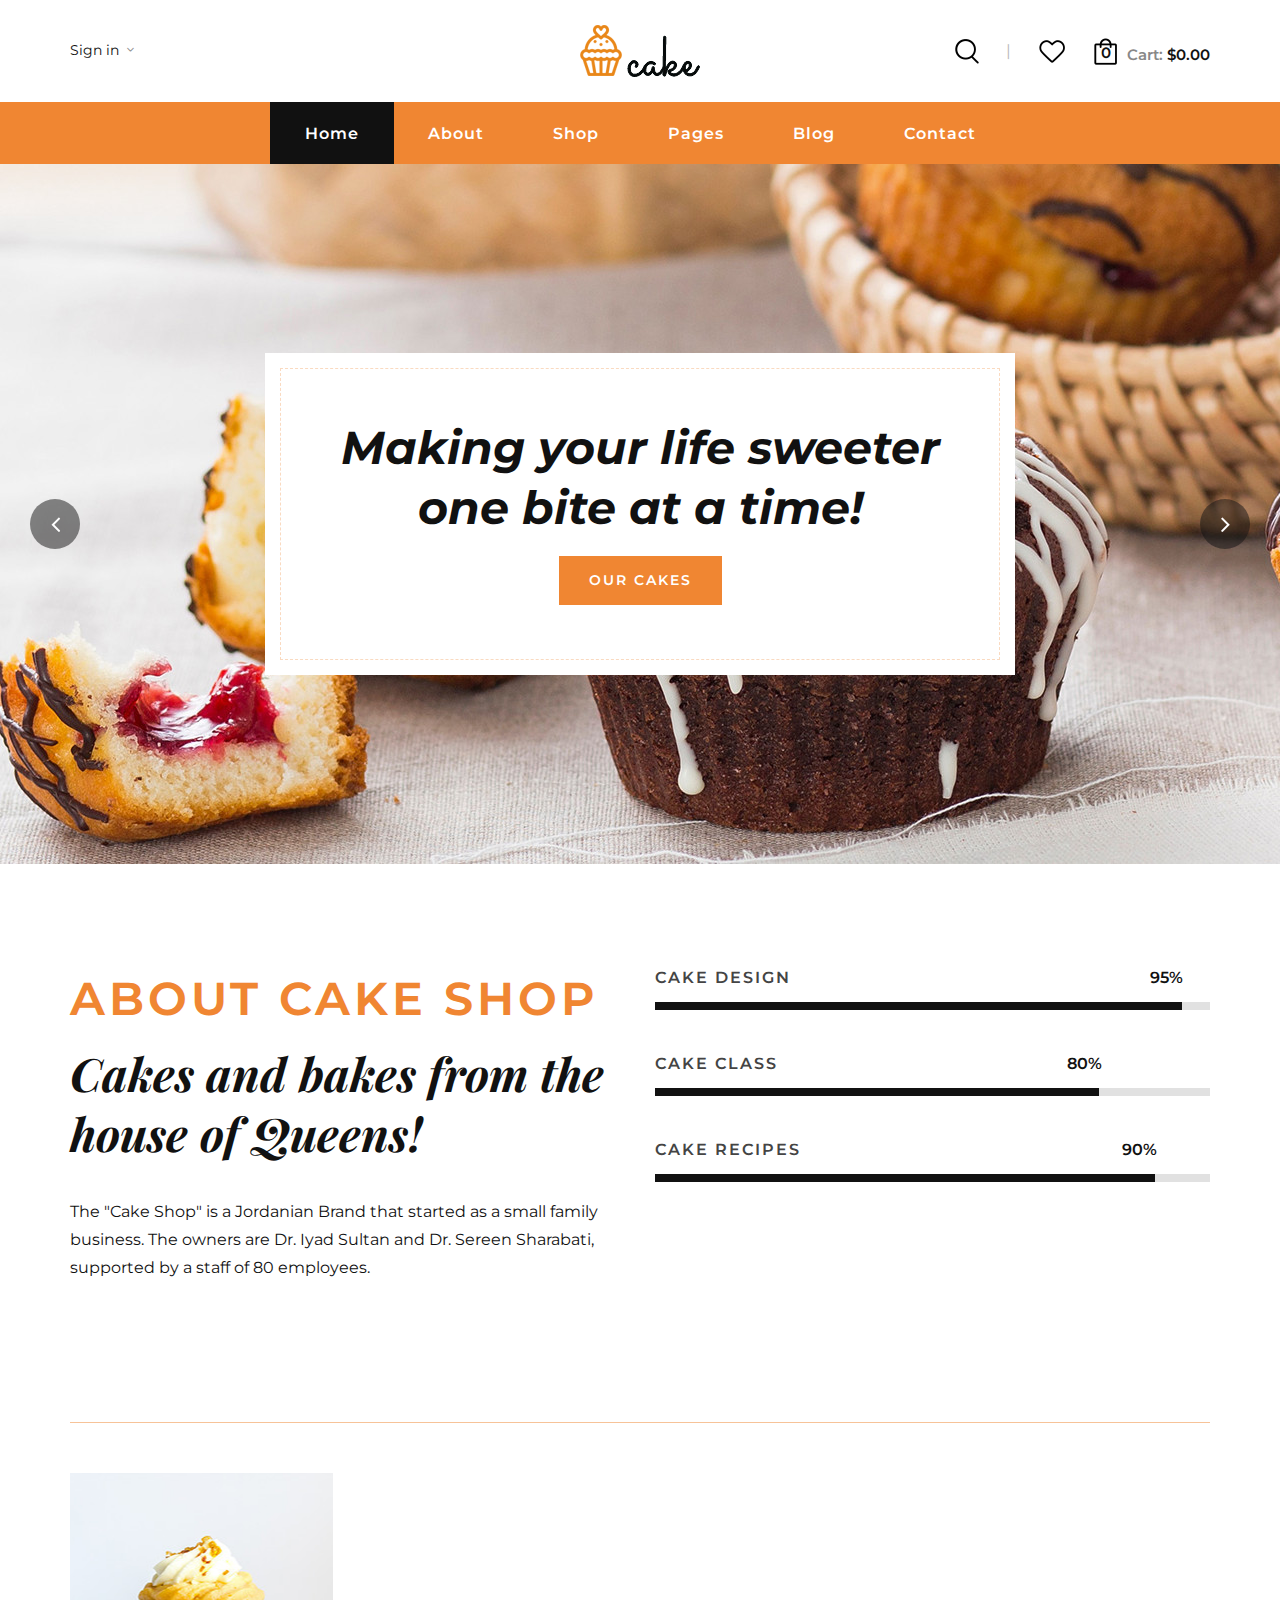
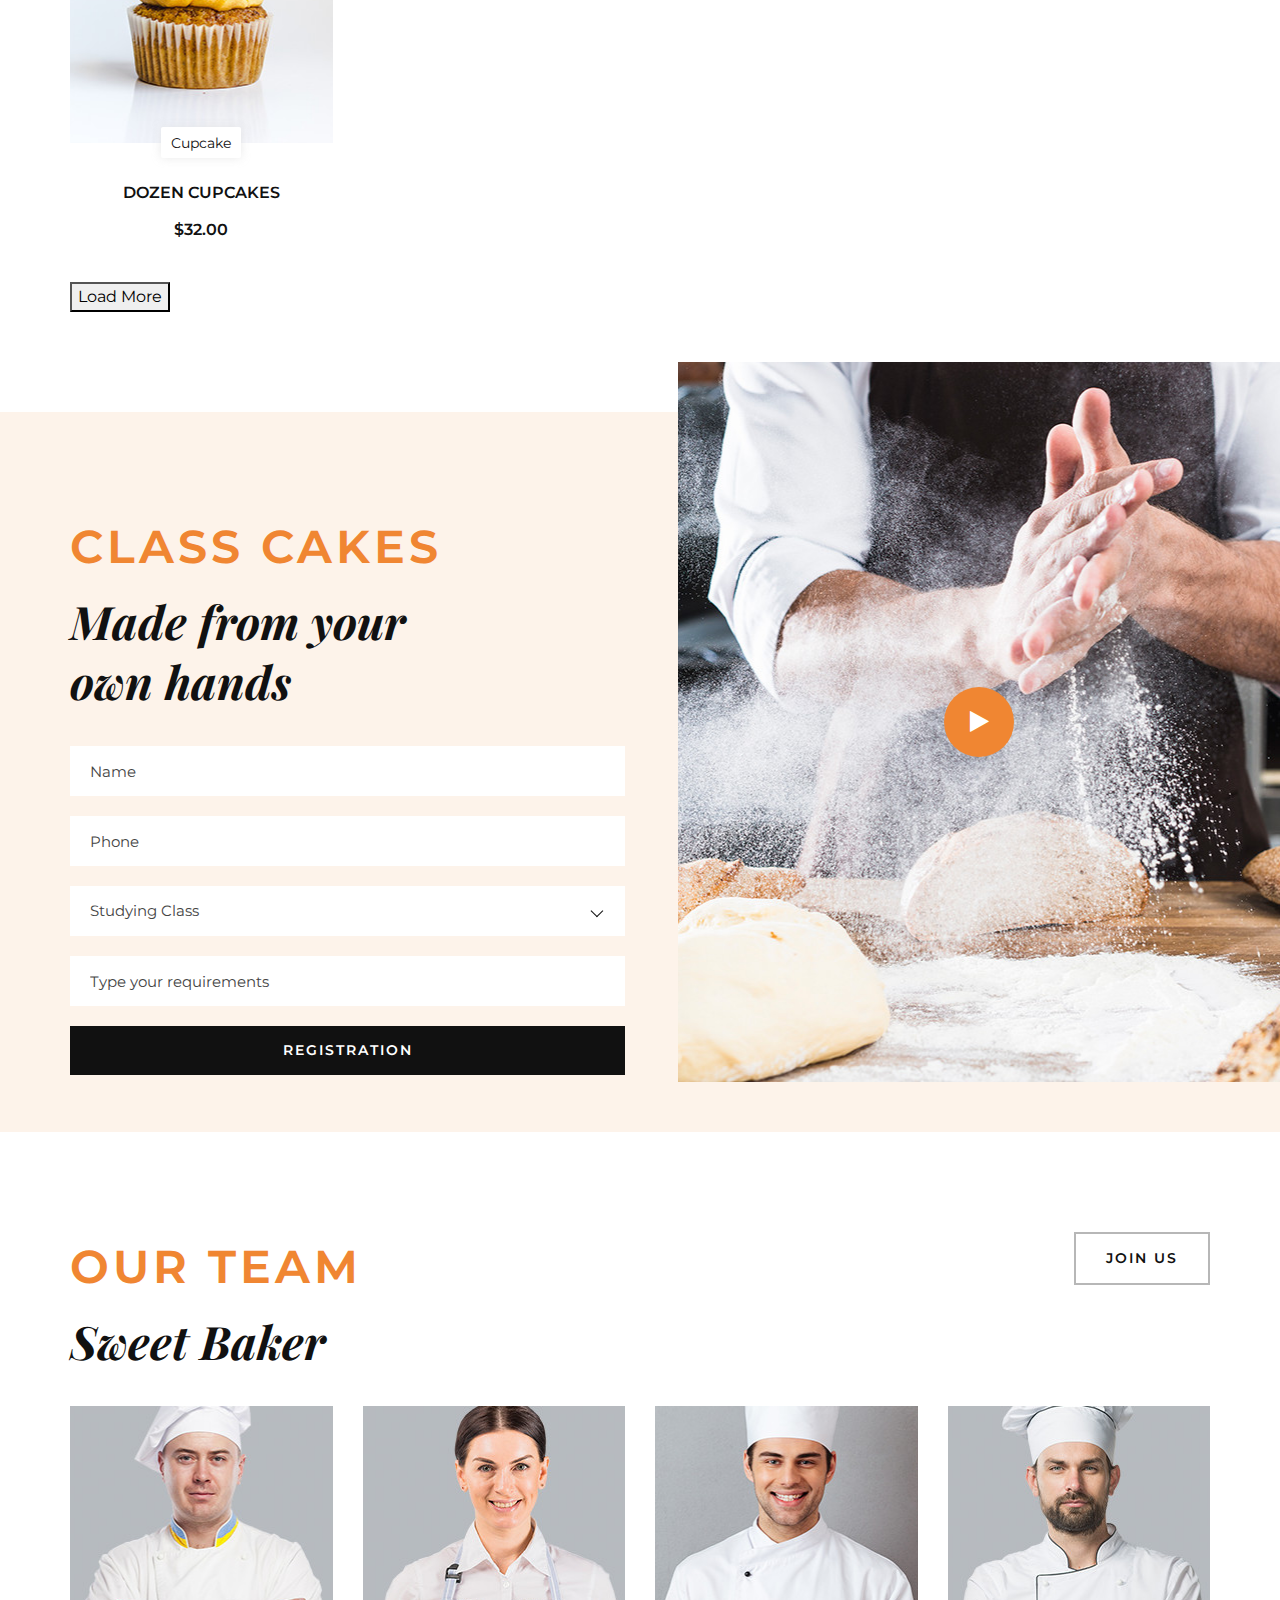
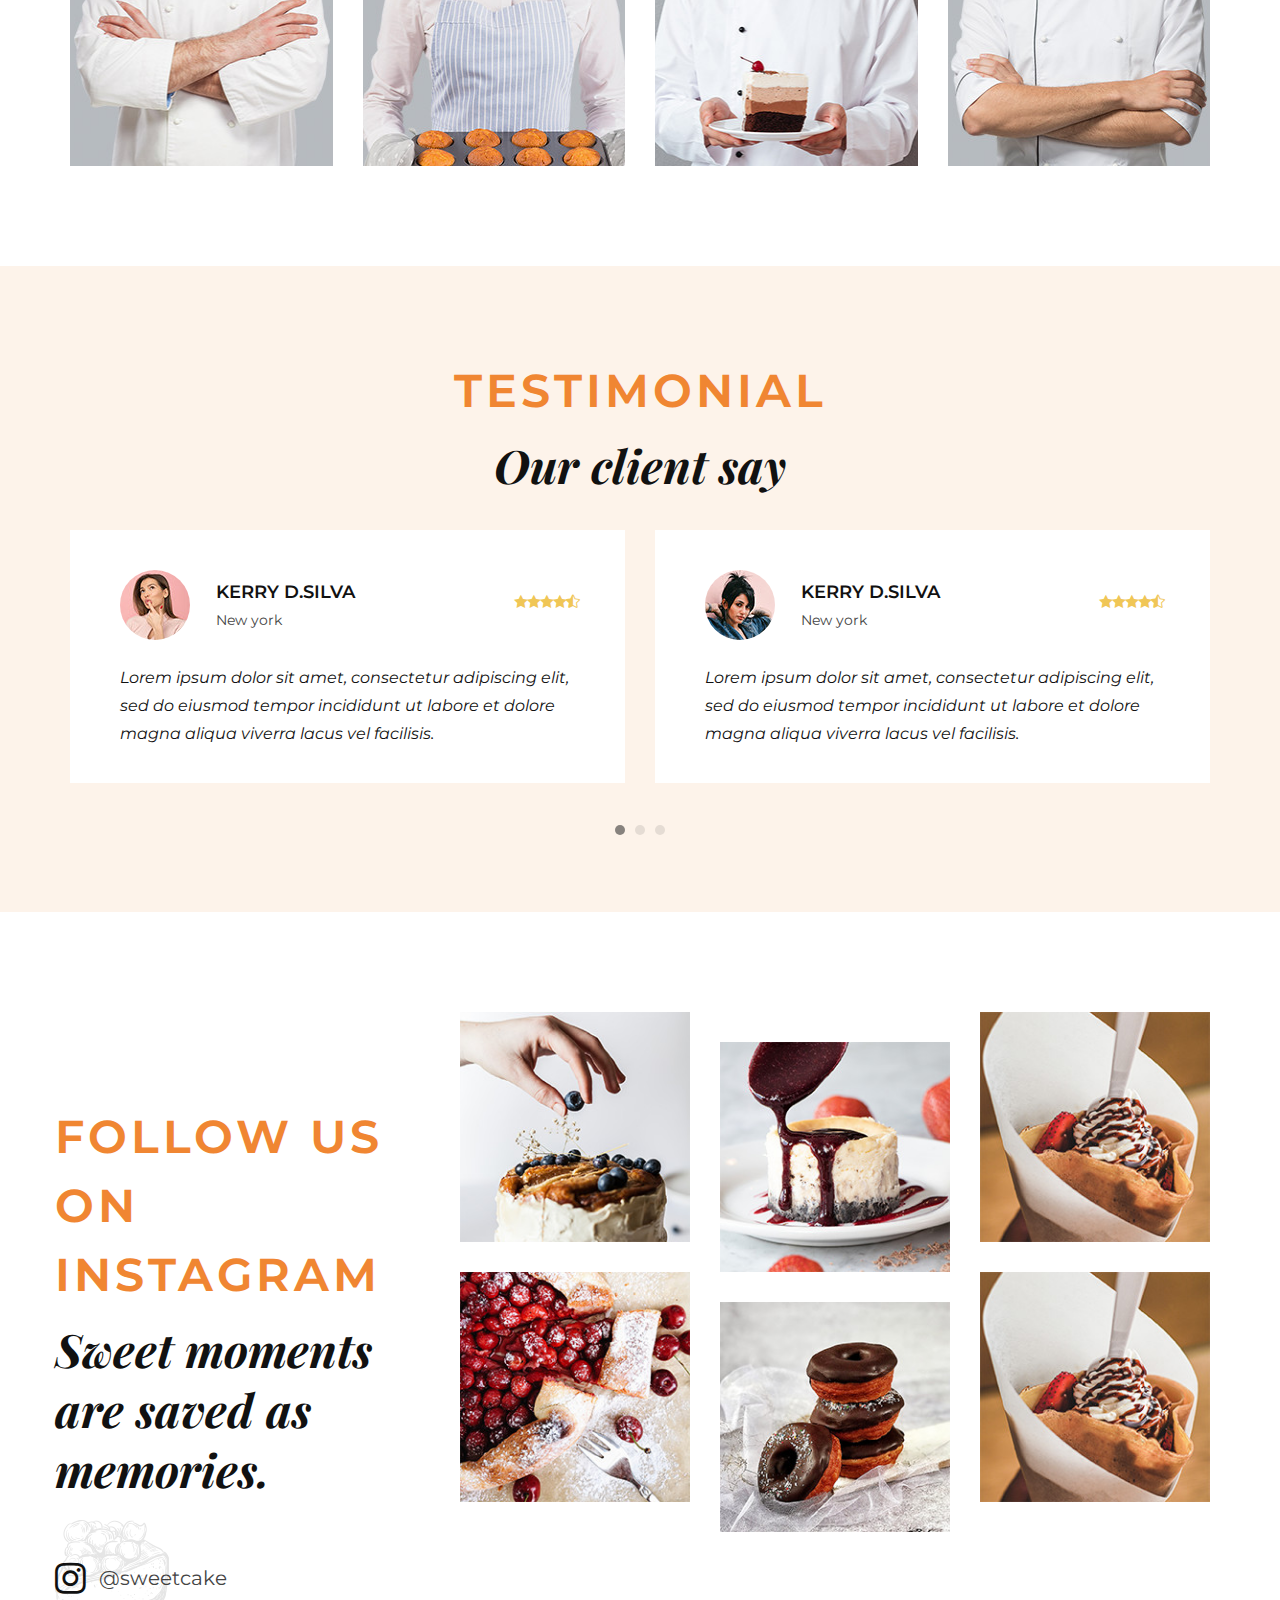
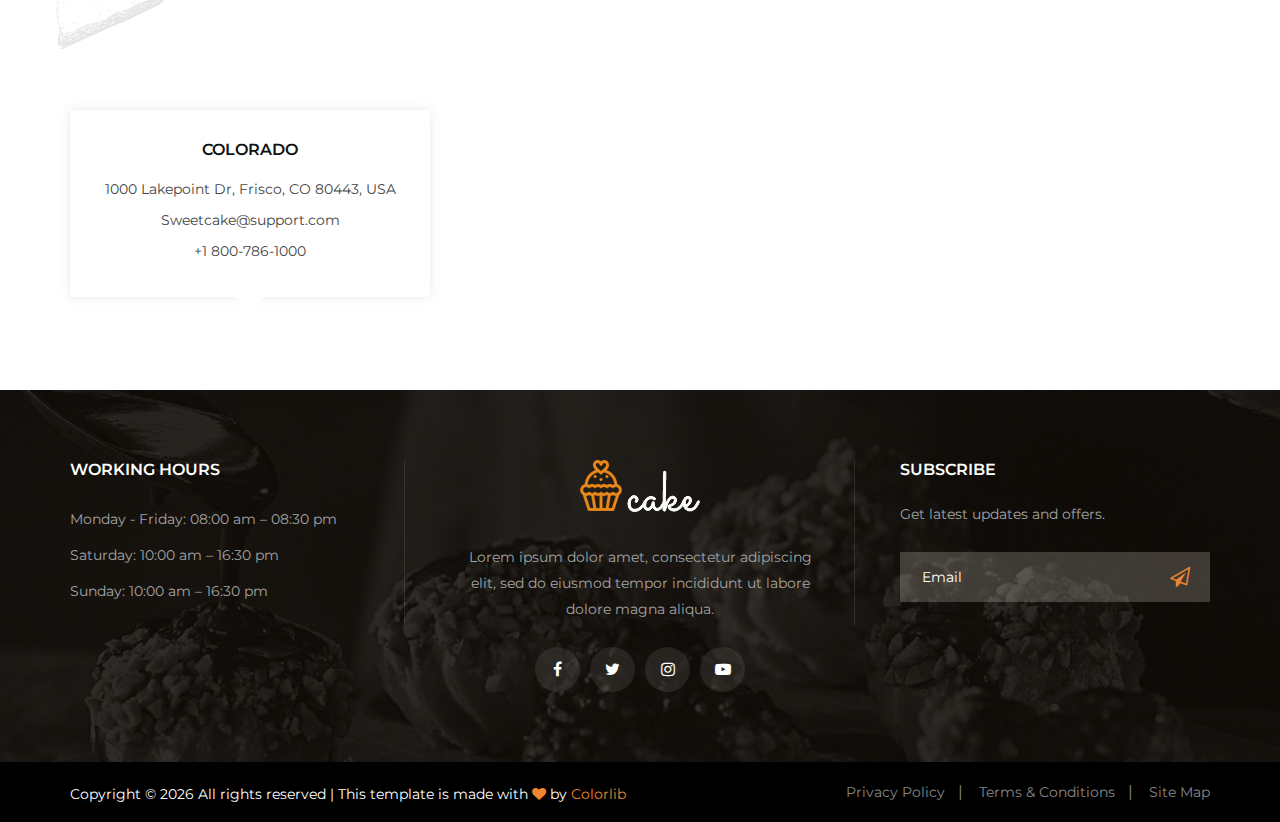
<file: cake-main/index.html>
<!DOCTYPE html>
<html lang="zxx">
	<head>
		<meta charset="UTF-8" />
		<meta name="description" content="Cake Template" />
		<meta name="keywords" content="Cake, unica, creative, html" />
		<meta name="viewport" content="width=device-width, initial-scale=1.0" />
		<meta http-equiv="X-UA-Compatible" content="ie=edge" />
		<title>Cake | Template</title>

		<!-- Google Font -->
		<link
			href="https://fonts.googleapis.com/css2?family=Playfair+Display:wght@400;500;600;700;800;900&display=swap"
			rel="stylesheet"
		/>
		<link
			href="https://fonts.googleapis.com/css2?family=Montserrat:wght@300;400;500;600;700;800;900&display=swap"
			rel="stylesheet"
		/>

		<!-- Css Styles -->
		<link rel="stylesheet" href="css/bootstrap.min.css" type="text/css" />
		<link rel="stylesheet" href="css/flaticon.css" type="text/css" />
		<link rel="stylesheet" href="css/barfiller.css" type="text/css" />
		<link rel="stylesheet" href="css/magnific-popup.css" type="text/css" />
		<link rel="stylesheet" href="css/font-awesome.min.css" type="text/css" />
		<link rel="stylesheet" href="css/elegant-icons.css" type="text/css" />
		<link rel="stylesheet" href="css/nice-select.css" type="text/css" />
		<link rel="stylesheet" href="css/owl.carousel.min.css" type="text/css" />
		<link rel="stylesheet" href="css/slicknav.min.css" type="text/css" />
		<link rel="stylesheet" href="css/style.css" type="text/css" />
	</head>

	<body>
		<!-- Page Preloder -->
		<div id="preloder">
			<div class="loader"></div>
		</div>

		<!-- Offcanvas Menu Begin -->
		<div class="offcanvas-menu-overlay"></div>
		<div class="offcanvas-menu-wrapper">
			<div class="offcanvas__cart">
				<div class="offcanvas__cart__links">
					<a href="#" class="search-switch"
						><img src="img/icon/search.png" alt=""
					/></a>
					<a href="#"><img src="img/icon/heart.png" alt="" /></a>
				</div>
				<div class="offcanvas__cart__item">
					<a href="#"><img src="img/icon/cart.png" alt="" /> <span>0</span></a>
					<div class="cart__price">Cart: <span>$0.00</span></div>
				</div>
			</div>
			<div class="offcanvas__logo">
				<a href="./index.html"><img src="img/logo.png" alt="" /></a>
			</div>
			<div id="mobile-menu-wrap"></div>
			<div class="offcanvas__option">
				<ul>
					<li>
						USD <span class="arrow_carrot-down"></span>
						<ul>
							<li>EUR</li>
							<li>USD</li>
						</ul>
					</li>
					<li>
						ENG <span class="arrow_carrot-down"></span>
						<ul>
							<li>Spanish</li>
							<li>ENG</li>
						</ul>
					</li>
					<li>
						<a href="login.html">Sign in</a>
						<span class="arrow_carrot-down"></span>
					</li>
				</ul>
			</div>
		</div>
		<!-- Offcanvas Menu End -->

		<!-- Header Section Begin -->
		<header class="header">
			<div class="header__top">
				<div class="container">
					<div class="row">
						<div class="col-lg-12">
							<div class="header__top__inner">
								<div class="header__top__left">
									<ul id="user-menu">
										<li id="user-section">
											<a href="login.html">Sign in</a>
											<span class="arrow_carrot-down"></span>
										</li>
									</ul>
								</div>
								<div class="header__logo">
									<a href="./index.html"><img src="img/logo.png" alt="" /></a>
								</div>
								<div class="header__top__right">
									<div class="header__top__right__links">
										<a href="#" class="search-switch"
											><img src="img/icon/search.png" alt=""
										/></a>
										<a href="#"><img src="img/icon/heart.png" alt="" /></a>
									</div>
									<div class="header__top__right__cart">
										<a href="./shoping-cart.html"
											><img src="img/icon/cart.png" alt="" /> <span>0</span></a
										>
										<div class="cart__price">Cart: <span>$0.00</span></div>
									</div>
								</div>
							</div>
						</div>
					</div>
					<div class="canvas__open"><i class="fa fa-bars"></i></div>
				</div>
			</div>
			<div class="container">
				<div class="row">
					<div class="col-lg-12">
						<nav class="header__menu mobile-menu">
							<ul>
								<li class="active"><a href="./index.html">Home</a></li>
								<li><a href="./about.html">About</a></li>
								<li><a href="./shop.html">Shop</a></li>
								<li>
									<a href="#">Pages</a>
									<ul class="dropdown">
										<li><a href="./shop-details.html">Shop Details</a></li>
										<li><a href="./shoping-cart.html">Shoping Cart</a></li>
										<li><a href="./checkout.html">Check Out</a></li>
										<li><a href="./wisslist.html">Wisslist</a></li>
										<li><a href="./Class.html">Class</a></li>
										<li><a href="./blog-details.html">Blog Details</a></li>
									</ul>
								</li>
								<li><a href="./blog.html">Blog</a></li>
								<li><a href="./contact.html">Contact</a></li>
							</ul>
						</nav>
					</div>
				</div>
			</div>
		</header>
		<!-- Header Section End -->

		<!-- Hero Section Begin -->
		<section class="hero">
			<div class="hero__slider owl-carousel">
				<div class="hero__item set-bg" data-setbg="img/hero/hero-1.jpg">
					<div class="container">
						<div class="row d-flex justify-content-center">
							<div class="col-lg-8">
								<div class="hero__text">
									<h2>Making your life sweeter one bite at a time!</h2>
									<a href="#" class="primary-btn">Our cakes</a>
								</div>
							</div>
						</div>
					</div>
				</div>
				<div class="hero__item set-bg" data-setbg="img/hero/hero-1.jpg">
					<div class="container">
						<div class="row d-flex justify-content-center">
							<div class="col-lg-8">
								<div class="hero__text">
									<h2>Making your life sweeter one bite at a time!</h2>
									<a href="#" class="primary-btn">Our cakes</a>
								</div>
							</div>
						</div>
					</div>
				</div>
			</div>
		</section>
		<!-- Hero Section End -->

		<!-- About Section Begin -->
		<section class="about spad">
			<div class="container">
				<div class="row">
					<div class="col-lg-6 col-md-6">
						<div class="about__text">
							<div class="section-title">
								<span>About Cake shop</span>
								<h2>Cakes and bakes from the house of Queens!</h2>
							</div>
							<p>
								The "Cake Shop" is a Jordanian Brand that started as a small
								family business. The owners are Dr. Iyad Sultan and Dr. Sereen
								Sharabati, supported by a staff of 80 employees.
							</p>
						</div>
					</div>
					<div class="col-lg-6 col-md-6">
						<div class="about__bar">
							<div class="about__bar__item">
								<p>Cake design</p>
								<div id="bar1" class="barfiller">
									<div class="tipWrap"><span class="tip"></span></div>
									<span class="fill" data-percentage="95"></span>
								</div>
							</div>
							<div class="about__bar__item">
								<p>Cake Class</p>
								<div id="bar2" class="barfiller">
									<div class="tipWrap"><span class="tip"></span></div>
									<span class="fill" data-percentage="80"></span>
								</div>
							</div>
							<div class="about__bar__item">
								<p>Cake Recipes</p>
								<div id="bar3" class="barfiller">
									<div class="tipWrap"><span class="tip"></span></div>
									<span class="fill" data-percentage="90"></span>
								</div>
							</div>
						</div>
					</div>
				</div>
			</div>
		</section>
		<!-- About Section End -->

		<!-- Categories Section Begin -->
		<div class="categories">
			<div class="container">
				<div class="row">
					<div class="categories__slider owl-carousel">
						<!-- <div class="categories__item">
							<div class="categories__item__icon">
								<span class="flaticon-029-cupcake-3"></span>
								<h5>Cupcake</h5>
							</div>
						</div> -->
					</div>
				</div>
			</div>
		</div>
		<!-- Categories Section End -->

		<!-- Product Section Begin -->
		<section class="product spad">
			<div class="container">
				<div class="row">
					<div class="col-lg-3 col-md-6 col-sm-6">
						<div class="product__item">
							<div
								class="product__item__pic set-bg"
								data-setbg="img/shop/product-1.jpg"
							>
								<div class="product__label">
									<span>Cupcake</span>
								</div>
							</div>
							<div class="product__item__text">
								<h6><a href="#">Dozen Cupcakes</a></h6>
								<div class="product__item__price">$32.00</div>
								<div class="cart_add">
									<a href="#">Add to cart</a>
								</div>
							</div>
						</div>
					</div>
				</div>
				<button id="load-more-btn">Load More</button>
			</div>
		</section>
		<!-- Product Section End -->

		<!-- Class Section Begin -->
		<section class="class spad">
			<div class="container">
				<div class="row">
					<div class="col-lg-6">
						<div class="class__form">
							<div class="section-title">
								<span>Class cakes</span>
								<h2>Made from your <br />own hands</h2>
							</div>
							<form action="#">
								<input type="text" placeholder="Name" />
								<input type="text" placeholder="Phone" />
								<select>
									<option value="">Studying Class</option>
									<option value="">Writting Class</option>
									<option value="">Reading Class</option>
								</select>
								<input type="text" placeholder="Type your requirements" />
								<button type="submit" class="site-btn">registration</button>
							</form>
						</div>
					</div>
				</div>
				<div class="class__video set-bg" data-setbg="img/class-video.jpg">
					<a
						href="https://www.youtube.com/watch?v=8PJ3_p7VqHw&list=RD8PJ3_p7VqHw&start_radio=1"
						class="play-btn video-popup"
						><i class="fa fa-play"></i
					></a>
				</div>
			</div>
		</section>
		<!-- Class Section End -->

		<!-- Team Section Begin -->
		<section class="team spad">
			<div class="container">
				<div class="row">
					<div class="col-lg-7 col-md-7 col-sm-7">
						<div class="section-title">
							<span>Our team</span>
							<h2>Sweet Baker</h2>
						</div>
					</div>
					<div class="col-lg-5 col-md-5 col-sm-5">
						<div class="team__btn">
							<a href="#" class="primary-btn">Join Us</a>
						</div>
					</div>
				</div>
				<div class="row">
					<div class="col-lg-3 col-md-6 col-sm-6">
						<div class="team__item set-bg" data-setbg="img/team/team-1.jpg">
							<div class="team__item__text">
								<h6>Randy Butler</h6>
								<span>Decorater</span>
								<div class="team__item__social">
									<a href="#"><i class="fa fa-facebook"></i></a>
									<a href="#"><i class="fa fa-twitter"></i></a>
									<a href="#"><i class="fa fa-instagram"></i></a>
									<a href="#"><i class="fa fa-youtube-play"></i></a>
								</div>
							</div>
						</div>
					</div>
					<div class="col-lg-3 col-md-6 col-sm-6">
						<div class="team__item set-bg" data-setbg="img/team/team-2.jpg">
							<div class="team__item__text">
								<h6>Randy Butler</h6>
								<span>Decorater</span>
								<div class="team__item__social">
									<a href="#"><i class="fa fa-facebook"></i></a>
									<a href="#"><i class="fa fa-twitter"></i></a>
									<a href="#"><i class="fa fa-instagram"></i></a>
									<a href="#"><i class="fa fa-youtube-play"></i></a>
								</div>
							</div>
						</div>
					</div>
					<div class="col-lg-3 col-md-6 col-sm-6">
						<div class="team__item set-bg" data-setbg="img/team/team-3.jpg">
							<div class="team__item__text">
								<h6>Randy Butler</h6>
								<span>Decorater</span>
								<div class="team__item__social">
									<a href="#"><i class="fa fa-facebook"></i></a>
									<a href="#"><i class="fa fa-twitter"></i></a>
									<a href="#"><i class="fa fa-instagram"></i></a>
									<a href="#"><i class="fa fa-youtube-play"></i></a>
								</div>
							</div>
						</div>
					</div>
					<div class="col-lg-3 col-md-6 col-sm-6">
						<div class="team__item set-bg" data-setbg="img/team/team-4.jpg">
							<div class="team__item__text">
								<h6>Randy Butler</h6>
								<span>Decorater</span>
								<div class="team__item__social">
									<a href="#"><i class="fa fa-facebook"></i></a>
									<a href="#"><i class="fa fa-twitter"></i></a>
									<a href="#"><i class="fa fa-instagram"></i></a>
									<a href="#"><i class="fa fa-youtube-play"></i></a>
								</div>
							</div>
						</div>
					</div>
				</div>
			</div>
		</section>
		<!-- Team Section End -->

		<!-- Testimonial Section Begin -->
		<section class="testimonial spad">
			<div class="container">
				<div class="row">
					<div class="col-lg-12 text-center">
						<div class="section-title">
							<span>Testimonial</span>
							<h2>Our client say</h2>
						</div>
					</div>
				</div>
				<div class="row">
					<div class="testimonial__slider owl-carousel">
						<div class="col-lg-6">
							<div class="testimonial__item">
								<div class="testimonial__author">
									<div class="testimonial__author__pic">
										<img src="img/testimonial/ta-1.jpg" alt="" />
									</div>
									<div class="testimonial__author__text">
										<h5>Kerry D.Silva</h5>
										<span>New york</span>
									</div>
								</div>
								<div class="rating">
									<span class="icon_star"></span>
									<span class="icon_star"></span>
									<span class="icon_star"></span>
									<span class="icon_star"></span>
									<span class="icon_star-half_alt"></span>
								</div>
								<p>
									Lorem ipsum dolor sit amet, consectetur adipiscing elit, sed
									do eiusmod tempor incididunt ut labore et dolore magna aliqua
									viverra lacus vel facilisis.
								</p>
							</div>
						</div>
						<div class="col-lg-6">
							<div class="testimonial__item">
								<div class="testimonial__author">
									<div class="testimonial__author__pic">
										<img src="img/testimonial/ta-2.jpg" alt="" />
									</div>
									<div class="testimonial__author__text">
										<h5>Kerry D.Silva</h5>
										<span>New york</span>
									</div>
								</div>
								<div class="rating">
									<span class="icon_star"></span>
									<span class="icon_star"></span>
									<span class="icon_star"></span>
									<span class="icon_star"></span>
									<span class="icon_star-half_alt"></span>
								</div>
								<p>
									Lorem ipsum dolor sit amet, consectetur adipiscing elit, sed
									do eiusmod tempor incididunt ut labore et dolore magna aliqua
									viverra lacus vel facilisis.
								</p>
							</div>
						</div>
						<div class="col-lg-6">
							<div class="testimonial__item">
								<div class="testimonial__author">
									<div class="testimonial__author__pic">
										<img src="img/testimonial/ta-1.jpg" alt="" />
									</div>
									<div class="testimonial__author__text">
										<h5>Ophelia Nunez</h5>
										<span>London</span>
									</div>
								</div>
								<div class="rating">
									<span class="icon_star"></span>
									<span class="icon_star"></span>
									<span class="icon_star"></span>
									<span class="icon_star"></span>
									<span class="icon_star-half_alt"></span>
								</div>
								<p>
									Lorem ipsum dolor sit amet, consectetur adipiscing elit, sed
									do eiusmod tempor incididunt ut labore et dolore magna aliqua
									viverra lacus vel facilisis.
								</p>
							</div>
						</div>
						<div class="col-lg-6">
							<div class="testimonial__item">
								<div class="testimonial__author">
									<div class="testimonial__author__pic">
										<img src="img/testimonial/ta-2.jpg" alt="" />
									</div>
									<div class="testimonial__author__text">
										<h5>Kerry D.Silva</h5>
										<span>New york</span>
									</div>
								</div>
								<div class="rating">
									<span class="icon_star"></span>
									<span class="icon_star"></span>
									<span class="icon_star"></span>
									<span class="icon_star"></span>
									<span class="icon_star-half_alt"></span>
								</div>
								<p>
									Lorem ipsum dolor sit amet, consectetur adipiscing elit, sed
									do eiusmod tempor incididunt ut labore et dolore magna aliqua
									viverra lacus vel facilisis.
								</p>
							</div>
						</div>
						<div class="col-lg-6">
							<div class="testimonial__item">
								<div class="testimonial__author">
									<div class="testimonial__author__pic">
										<img src="img/testimonial/ta-1.jpg" alt="" />
									</div>
									<div class="testimonial__author__text">
										<h5>Ophelia Nunez</h5>
										<span>London</span>
									</div>
								</div>
								<div class="rating">
									<span class="icon_star"></span>
									<span class="icon_star"></span>
									<span class="icon_star"></span>
									<span class="icon_star"></span>
									<span class="icon_star-half_alt"></span>
								</div>
								<p>
									Lorem ipsum dolor sit amet, consectetur adipiscing elit, sed
									do eiusmod tempor incididunt ut labore et dolore magna aliqua
									viverra lacus vel facilisis.
								</p>
							</div>
						</div>
						<div class="col-lg-6">
							<div class="testimonial__item">
								<div class="testimonial__author">
									<div class="testimonial__author__pic">
										<img src="img/testimonial/ta-2.jpg" alt="" />
									</div>
									<div class="testimonial__author__text">
										<h5>Kerry D.Silva</h5>
										<span>New york</span>
									</div>
								</div>
								<div class="rating">
									<span class="icon_star"></span>
									<span class="icon_star"></span>
									<span class="icon_star"></span>
									<span class="icon_star"></span>
									<span class="icon_star-half_alt"></span>
								</div>
								<p>
									Lorem ipsum dolor sit amet, consectetur adipiscing elit, sed
									do eiusmod tempor incididunt ut labore et dolore magna aliqua
									viverra lacus vel facilisis.
								</p>
							</div>
						</div>
					</div>
				</div>
			</div>
		</section>
		<!-- Testimonial Section End -->

		<!-- Instagram Section Begin -->
		<section class="instagram spad">
			<div class="container">
				<div class="row">
					<div class="col-lg-4 p-0">
						<div class="instagram__text">
							<div class="section-title">
								<span>Follow us on instagram</span>
								<h2>Sweet moments are saved as memories.</h2>
							</div>
							<h5><i class="fa fa-instagram"></i> @sweetcake</h5>
						</div>
					</div>
					<div class="col-lg-8">
						<div class="row">
							<div class="col-lg-4 col-md-4 col-sm-4 col-6">
								<div class="instagram__pic">
									<img src="img/instagram/instagram-1.jpg" alt="" />
								</div>
							</div>
							<div class="col-lg-4 col-md-4 col-sm-4 col-6">
								<div class="instagram__pic middle__pic">
									<img src="img/instagram/instagram-2.jpg" alt="" />
								</div>
							</div>
							<div class="col-lg-4 col-md-4 col-sm-4 col-6">
								<div class="instagram__pic">
									<img src="img/instagram/instagram-3.jpg" alt="" />
								</div>
							</div>
							<div class="col-lg-4 col-md-4 col-sm-4 col-6">
								<div class="instagram__pic">
									<img src="img/instagram/instagram-4.jpg" alt="" />
								</div>
							</div>
							<div class="col-lg-4 col-md-4 col-sm-4 col-6">
								<div class="instagram__pic middle__pic">
									<img src="img/instagram/instagram-5.jpg" alt="" />
								</div>
							</div>
							<div class="col-lg-4 col-md-4 col-sm-4 col-6">
								<div class="instagram__pic">
									<img src="img/instagram/instagram-3.jpg" alt="" />
								</div>
							</div>
						</div>
					</div>
				</div>
			</div>
		</section>
		<!-- Instagram Section End -->

		<!-- Map Begin -->
		<div class="map">
			<div class="container">
				<div class="row">
					<div class="col-lg-4 col-md-7">
						<div class="map__inner">
							<h6>COlorado</h6>
							<ul>
								<li>1000 Lakepoint Dr, Frisco, CO 80443, USA</li>
								<li>Sweetcake@support.com</li>
								<li>+1 800-786-1000</li>
							</ul>
						</div>
					</div>
				</div>
			</div>
			<div class="map__iframe">
				<iframe
					src="https://www.google.com/maps/embed?pb=!1m14!1m12!1m3!1d10784.188505644011!2d19.053119335158936!3d47.48899529453826!2m3!1f0!2f0!3f0!3m2!1i1024!2i768!4f13.1!5e0!3m2!1sen!2sbd!4v1543907528304"
					height="300"
					style="border: 0"
					allowfullscreen=""
					aria-hidden="false"
					tabindex="0"
				></iframe>
			</div>
		</div>
		<!-- Map End -->

		<!-- Footer Section Begin -->
		<footer class="footer set-bg" data-setbg="img/footer-bg.jpg">
			<div class="container">
				<div class="row">
					<div class="col-lg-4 col-md-6 col-sm-6">
						<div class="footer__widget">
							<h6>WORKING HOURS</h6>
							<ul>
								<li>Monday - Friday: 08:00 am – 08:30 pm</li>
								<li>Saturday: 10:00 am – 16:30 pm</li>
								<li>Sunday: 10:00 am – 16:30 pm</li>
							</ul>
						</div>
					</div>
					<div class="col-lg-4 col-md-6 col-sm-6">
						<div class="footer__about">
							<div class="footer__logo">
								<a href="#"><img src="img/footer-logo.png" alt="" /></a>
							</div>
							<p>
								Lorem ipsum dolor amet, consectetur adipiscing elit, sed do
								eiusmod tempor incididunt ut labore dolore magna aliqua.
							</p>
							<div class="footer__social">
								<a href="#"><i class="fa fa-facebook"></i></a>
								<a href="#"><i class="fa fa-twitter"></i></a>
								<a href="#"><i class="fa fa-instagram"></i></a>
								<a href="#"><i class="fa fa-youtube-play"></i></a>
							</div>
						</div>
					</div>
					<div class="col-lg-4 col-md-6 col-sm-6">
						<div class="footer__newslatter">
							<h6>Subscribe</h6>
							<p>Get latest updates and offers.</p>
							<form action="#">
								<input type="text" placeholder="Email" />
								<button type="submit"><i class="fa fa-send-o"></i></button>
							</form>
						</div>
					</div>
				</div>
			</div>
			<div class="copyright">
				<div class="container">
					<div class="row">
						<div class="col-lg-7">
							<p class="copyright__text text-white">
								<!-- Link back to Colorlib can't be removed. Template is licensed under CC BY 3.0. -->
								Copyright &copy;
								<script>
									document.write(new Date().getFullYear());
								</script>
								All rights reserved | This template is made with
								<i class="fa fa-heart" aria-hidden="true"></i> by
								<a href="https://colorlib.com" target="_blank">Colorlib</a>
								<!-- Link back to Colorlib can't be removed. Template is licensed under CC BY 3.0. -->
							</p>
						</div>
						<div class="col-lg-5">
							<div class="copyright__widget">
								<ul>
									<li><a href="#">Privacy Policy</a></li>
									<li><a href="#">Terms & Conditions</a></li>
									<li><a href="#">Site Map</a></li>
								</ul>
							</div>
						</div>
					</div>
				</div>
			</div>
		</footer>
		<!-- Footer Section End -->

		<!-- Search Begin -->
		<div class="search-model">
			<div class="h-100 d-flex align-items-center justify-content-center">
				<div class="search-close-switch">+</div>
				<form class="search-model-form">
					<input type="text" id="search-input" placeholder="Search here....." />
				</form>
			</div>
		</div>
		<!-- Search End -->

		<!-- Js Plugins -->
		<script src="js/jquery-3.3.1.min.js"></script>
		<script src="js/bootstrap.min.js"></script>
		<script src="js/jquery.nice-select.min.js"></script>
		<script src="js/jquery.barfiller.js"></script>
		<script src="js/jquery.magnific-popup.min.js"></script>
		<script src="js/jquery.slicknav.js"></script>
		<script src="js/owl.carousel.min.js"></script>
		<script src="js/jquery.nicescroll.min.js"></script>
		<script src="js/main.js"></script>
		<script src="js/header.js" type="module"></script>
		<script src="js/index.js" type="module"></script>
	</body>
</html>
</file>
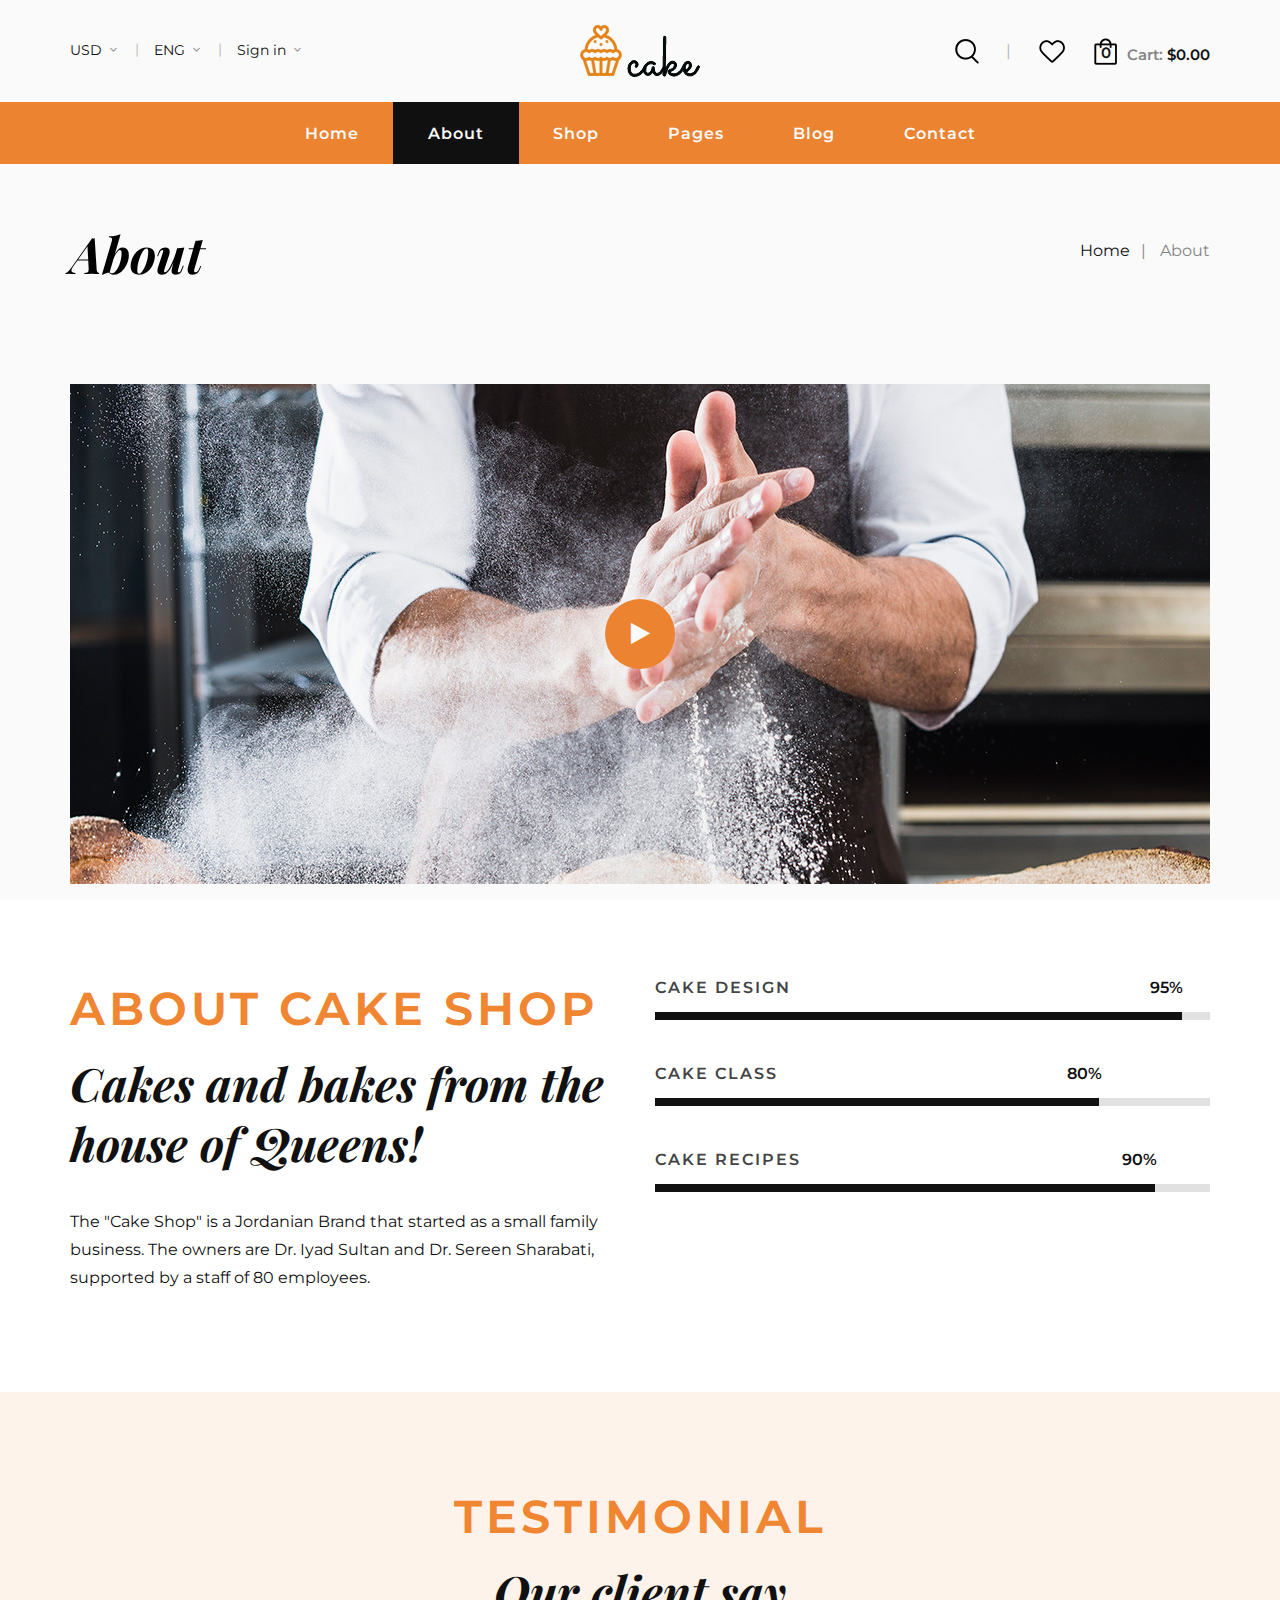
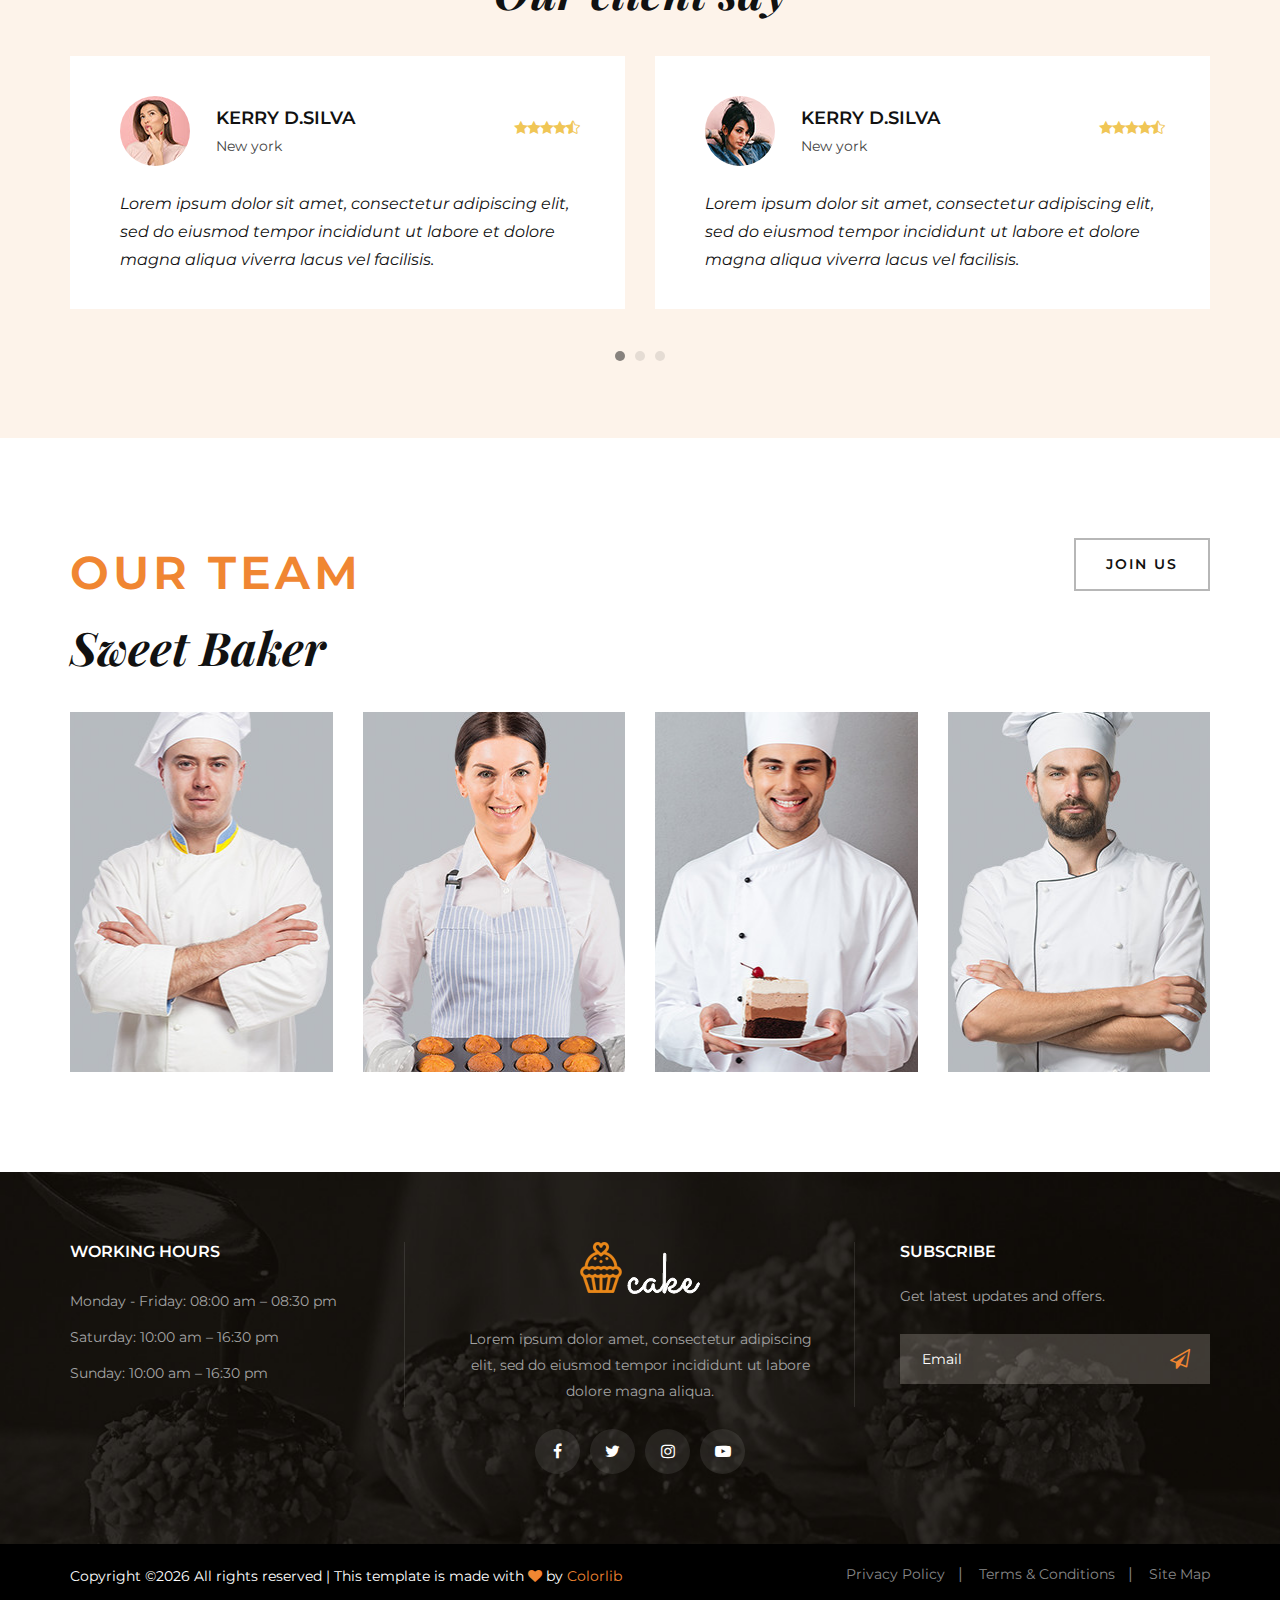
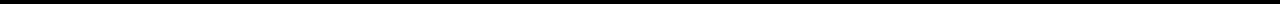
<file: cake-main/about.html>
<!DOCTYPE html>
<html lang="zxx">

<head>
    <meta charset="UTF-8">
    <meta name="description" content="Cake Template">
    <meta name="keywords" content="Cake, unica, creative, html">
    <meta name="viewport" content="width=device-width, initial-scale=1.0">
    <meta http-equiv="X-UA-Compatible" content="ie=edge">
    <title>Cake | Template</title>

    <!-- Google Font -->
    <link href="https://fonts.googleapis.com/css2?family=Playfair+Display:wght@400;500;600;700;800;900&display=swap"
    rel="stylesheet">
    <link href="https://fonts.googleapis.com/css2?family=Montserrat:wght@300;400;500;600;700;800;900&display=swap"
    rel="stylesheet">

    <!-- Css Styles -->
    <link rel="stylesheet" href="css/bootstrap.min.css" type="text/css">
    <link rel="stylesheet" href="css/flaticon.css" type="text/css">
    <link rel="stylesheet" href="css/barfiller.css" type="text/css">
    <link rel="stylesheet" href="css/magnific-popup.css" type="text/css">
    <link rel="stylesheet" href="css/font-awesome.min.css" type="text/css">
    <link rel="stylesheet" href="css/elegant-icons.css" type="text/css">
    <link rel="stylesheet" href="css/nice-select.css" type="text/css">
    <link rel="stylesheet" href="css/owl.carousel.min.css" type="text/css">
    <link rel="stylesheet" href="css/slicknav.min.css" type="text/css">
    <link rel="stylesheet" href="css/style.css" type="text/css">
</head>

<body>
    <!-- Page Preloder -->
    <div id="preloder">
        <div class="loader"></div>
    </div>

    <!-- Offcanvas Menu Begin -->
    <div class="offcanvas-menu-overlay"></div>
    <div class="offcanvas-menu-wrapper">
        <div class="offcanvas__cart">
            <div class="offcanvas__cart__links">
                <a href="#" class="search-switch"><img src="img/icon/search.png" alt=""></a>
                <a href="#"><img src="img/icon/heart.png" alt=""></a>
            </div>
            <div class="offcanvas__cart__item">
                <a href="#"><img src="img/icon/cart.png" alt=""> <span>0</span></a>
                <div class="cart__price">Cart: <span>$0.00</span></div>
            </div>
        </div>
        <div class="offcanvas__logo">
            <a href="./index.html"><img src="img/logo.png" alt=""></a>
        </div>
        <div id="mobile-menu-wrap"></div>
        <div class="offcanvas__option">
            <ul>
                <li>USD <span class="arrow_carrot-down"></span>
                    <ul>
                        <li>EUR</li>
                        <li>USD</li>
                    </ul>
                </li>
                <li>ENG <span class="arrow_carrot-down"></span>
                    <ul>
                        <li>Spanish</li>
                        <li>ENG</li>
                    </ul>
                </li>
                <li><a href="#">Sign in</a> <span class="arrow_carrot-down"></span></li>
            </ul>
        </div>
    </div>
    <!-- Offcanvas Menu End -->

    <!-- Header Section Begin -->
    <header class="header">
        <div class="header__top">
            <div class="container">
                <div class="row">
                    <div class="col-lg-12">
                        <div class="header__top__inner">
                            <div class="header__top__left">
                                <ul>
                                    <li>USD <span class="arrow_carrot-down"></span>
                                        <ul>
                                            <li>EUR</li>
                                            <li>USD</li>
                                        </ul>
                                    </li>
                                    <li>ENG <span class="arrow_carrot-down"></span>
                                        <ul>
                                            <li>Spanish</li>
                                            <li>ENG</li>
                                        </ul>
                                    </li>
                                    <li><a href="#">Sign in</a> <span class="arrow_carrot-down"></span></li>
                                </ul>
                            </div>
                            <div class="header__logo">
                                <a href="./index.html"><img src="img/logo.png" alt=""></a>
                            </div>
                            <div class="header__top__right">
                                <div class="header__top__right__links">
                                    <a href="#" class="search-switch"><img src="img/icon/search.png" alt=""></a>
                                    <a href="#"><img src="img/icon/heart.png" alt=""></a>
                                </div>
                                <div class="header__top__right__cart">
                                    <a href="#"><img src="img/icon/cart.png" alt=""> <span>0</span></a>
                                    <div class="cart__price">Cart: <span>$0.00</span></div>
                                </div>
                            </div>
                        </div>
                    </div>
                </div>
                <div class="canvas__open"><i class="fa fa-bars"></i></div>
            </div>
        </div>
        <div class="container">
            <div class="row">
                <div class="col-lg-12">
                    <nav class="header__menu mobile-menu">
                        <ul>
                            <li><a href="./index.html">Home</a></li>
                            <li class="active"><a href="./about.html">About</a></li>
                            <li><a href="./shop.html">Shop</a></li>
                            <li><a href="#">Pages</a>
                                <ul class="dropdown">
                                    <li><a href="./shop-details.html">Shop Details</a></li>
                                    <li><a href="./shoping-cart.html">Shoping Cart</a></li>
                                    <li><a href="./checkout.html">Check Out</a></li>
                                    <li><a href="./wisslist.html">Wisslist</a></li>
                                    <li><a href="./Class.html">Class</a></li>
                                    <li><a href="./blog-details.html">Blog Details</a></li>
                                </ul>
                            </li>
                            <li><a href="./blog.html">Blog</a></li>
                            <li><a href="./contact.html">Contact</a></li>
                        </ul>
                    </nav>
                </div>
            </div>
        </div>
    </header>
    <!-- Header Section End -->

    <!-- Breadcrumb Begin -->
    <div class="breadcrumb-option">
        <div class="container">
            <div class="row">
                <div class="col-lg-6 col-md-6 col-sm-6">
                    <div class="breadcrumb__text">
                        <h2>About</h2>
                    </div>
                </div>
                <div class="col-lg-6 col-md-6 col-sm-6">
                    <div class="breadcrumb__links">
                        <a href="./index.html">Home</a>
                        <span>About</span>
                    </div>
                </div>
            </div>
        </div>
    </div>
    <!-- Breadcrumb End -->

    <!-- About Section Begin -->
    <section class="about spad">
        <div class="container">
            <div class="row">
                <div class="col-lg-12">
                    <div class="about__video set-bg" data-setbg="img/about-video.jpg">
                        <a href="https://www.youtube.com/watch?v=8PJ3_p7VqHw&list=RD8PJ3_p7VqHw&start_radio=1"
                        class="play-btn video-popup"><i class="fa fa-play"></i></a>
                    </div>
                </div>
            </div>
            <div class="row">
                <div class="col-lg-6 col-md-6">
                    <div class="about__text">
                        <div class="section-title">
                            <span>About Cake shop</span>
                            <h2>Cakes and bakes from the house of Queens!</h2>
                        </div>
                        <p>The "Cake Shop" is a Jordanian Brand that started as a small family business. The owners are
                        Dr. Iyad Sultan and Dr. Sereen Sharabati, supported by a staff of 80 employees.</p>
                    </div>
                </div>
                <div class="col-lg-6 col-md-6">
                    <div class="about__bar">
                        <div class="about__bar__item">
                            <p>Cake design</p>
                            <div id="bar1" class="barfiller">
                                <div class="tipWrap"><span class="tip"></span></div>
                                <span class="fill" data-percentage="95"></span>
                            </div>
                        </div>
                        <div class="about__bar__item">
                            <p>Cake Class</p>
                            <div id="bar2" class="barfiller">
                                <div class="tipWrap"><span class="tip"></span></div>
                                <span class="fill" data-percentage="80"></span>
                            </div>
                        </div>
                        <div class="about__bar__item">
                            <p>Cake Recipes</p>
                            <div id="bar3" class="barfiller">
                                <div class="tipWrap"><span class="tip"></span></div>
                                <span class="fill" data-percentage="90"></span>
                            </div>
                        </div>
                    </div>
                </div>
            </div>
        </div>
    </section>
    <!-- About Section End -->

    <!-- Testimonial Section Begin -->
    <section class="testimonial spad">
        <div class="container">
            <div class="row">
                <div class="col-lg-12 text-center">
                    <div class="section-title">
                        <span>Testimonial</span>
                        <h2>Our client say</h2>
                    </div>
                </div>
            </div>
            <div class="row">
                <div class="testimonial__slider owl-carousel">
                    <div class="col-lg-6">
                        <div class="testimonial__item">
                            <div class="testimonial__author">
                                <div class="testimonial__author__pic">
                                    <img src="img/testimonial/ta-1.jpg" alt="">
                                </div>
                                <div class="testimonial__author__text">
                                    <h5>Kerry D.Silva</h5>
                                    <span>New york</span>
                                </div>
                            </div>
                            <div class="rating">
                                <span class="icon_star"></span>
                                <span class="icon_star"></span>
                                <span class="icon_star"></span>
                                <span class="icon_star"></span>
                                <span class="icon_star-half_alt"></span>
                            </div>
                            <p>Lorem ipsum dolor sit amet, consectetur adipiscing elit, sed do eiusmod tempor incididunt
                            ut labore et dolore magna aliqua viverra lacus vel facilisis.</p>
                        </div>
                    </div>
                    <div class="col-lg-6">
                        <div class="testimonial__item">
                            <div class="testimonial__author">
                                <div class="testimonial__author__pic">
                                    <img src="img/testimonial/ta-2.jpg" alt="">
                                </div>
                                <div class="testimonial__author__text">
                                    <h5>Kerry D.Silva</h5>
                                    <span>New york</span>
                                </div>
                            </div>
                            <div class="rating">
                                <span class="icon_star"></span>
                                <span class="icon_star"></span>
                                <span class="icon_star"></span>
                                <span class="icon_star"></span>
                                <span class="icon_star-half_alt"></span>
                            </div>
                            <p>Lorem ipsum dolor sit amet, consectetur adipiscing elit, sed do eiusmod tempor incididunt
                            ut labore et dolore magna aliqua viverra lacus vel facilisis.</p>
                        </div>
                    </div>
                    <div class="col-lg-6">
                        <div class="testimonial__item">
                            <div class="testimonial__author">
                                <div class="testimonial__author__pic">
                                    <img src="img/testimonial/ta-1.jpg" alt="">
                                </div>
                                <div class="testimonial__author__text">
                                    <h5>Ophelia Nunez</h5>
                                    <span>London</span>
                                </div>
                            </div>
                            <div class="rating">
                                <span class="icon_star"></span>
                                <span class="icon_star"></span>
                                <span class="icon_star"></span>
                                <span class="icon_star"></span>
                                <span class="icon_star-half_alt"></span>
                            </div>
                            <p>Lorem ipsum dolor sit amet, consectetur adipiscing elit, sed do eiusmod tempor incididunt
                            ut labore et dolore magna aliqua viverra lacus vel facilisis.</p>
                        </div>
                    </div>
                    <div class="col-lg-6">
                        <div class="testimonial__item">
                            <div class="testimonial__author">
                                <div class="testimonial__author__pic">
                                    <img src="img/testimonial/ta-2.jpg" alt="">
                                </div>
                                <div class="testimonial__author__text">
                                    <h5>Kerry D.Silva</h5>
                                    <span>New york</span>
                                </div>
                            </div>
                            <div class="rating">
                                <span class="icon_star"></span>
                                <span class="icon_star"></span>
                                <span class="icon_star"></span>
                                <span class="icon_star"></span>
                                <span class="icon_star-half_alt"></span>
                            </div>
                            <p>Lorem ipsum dolor sit amet, consectetur adipiscing elit, sed do eiusmod tempor incididunt
                            ut labore et dolore magna aliqua viverra lacus vel facilisis.</p>
                        </div>
                    </div>
                    <div class="col-lg-6">
                        <div class="testimonial__item">
                            <div class="testimonial__author">
                                <div class="testimonial__author__pic">
                                    <img src="img/testimonial/ta-1.jpg" alt="">
                                </div>
                                <div class="testimonial__author__text">
                                    <h5>Ophelia Nunez</h5>
                                    <span>London</span>
                                </div>
                            </div>
                            <div class="rating">
                                <span class="icon_star"></span>
                                <span class="icon_star"></span>
                                <span class="icon_star"></span>
                                <span class="icon_star"></span>
                                <span class="icon_star-half_alt"></span>
                            </div>
                            <p>Lorem ipsum dolor sit amet, consectetur adipiscing elit, sed do eiusmod tempor incididunt
                            ut labore et dolore magna aliqua viverra lacus vel facilisis.</p>
                        </div>
                    </div>
                    <div class="col-lg-6">
                        <div class="testimonial__item">
                            <div class="testimonial__author">
                                <div class="testimonial__author__pic">
                                    <img src="img/testimonial/ta-2.jpg" alt="">
                                </div>
                                <div class="testimonial__author__text">
                                    <h5>Kerry D.Silva</h5>
                                    <span>New york</span>
                                </div>
                            </div>
                            <div class="rating">
                                <span class="icon_star"></span>
                                <span class="icon_star"></span>
                                <span class="icon_star"></span>
                                <span class="icon_star"></span>
                                <span class="icon_star-half_alt"></span>
                            </div>
                            <p>Lorem ipsum dolor sit amet, consectetur adipiscing elit, sed do eiusmod tempor incididunt
                            ut labore et dolore magna aliqua viverra lacus vel facilisis.</p>
                        </div>
                    </div>
                </div>
            </div>
        </div>
    </section>
    <!-- Testimonial Section End -->

    <!-- Team Section Begin -->
    <section class="team spad">
        <div class="container">
            <div class="row">
                <div class="col-lg-7 col-md-7 col-sm-7">
                    <div class="section-title">
                        <span>Our team</span>
                        <h2>Sweet Baker </h2>
                    </div>
                </div>
                <div class="col-lg-5 col-md-5 col-sm-5">
                    <div class="team__btn">
                        <a href="#" class="primary-btn">Join Us</a>
                    </div>
                </div>
            </div>
            <div class="row">
                <div class="col-lg-3  col-md-6 col-sm-6">
                    <div class="team__item set-bg" data-setbg="img/team/team-1.jpg">
                        <div class="team__item__text">
                            <h6>Randy Butler</h6>
                            <span>Decorater</span>
                            <div class="team__item__social">
                                <a href="#"><i class="fa fa-facebook"></i></a>
                                <a href="#"><i class="fa fa-twitter"></i></a>
                                <a href="#"><i class="fa fa-instagram"></i></a>
                                <a href="#"><i class="fa fa-youtube-play"></i></a>
                            </div>
                        </div>
                    </div>
                </div>
                <div class="col-lg-3  col-md-6 col-sm-6">
                    <div class="team__item set-bg" data-setbg="img/team/team-2.jpg">
                        <div class="team__item__text">
                            <h6>Randy Butler</h6>
                            <span>Decorater</span>
                            <div class="team__item__social">
                                <a href="#"><i class="fa fa-facebook"></i></a>
                                <a href="#"><i class="fa fa-twitter"></i></a>
                                <a href="#"><i class="fa fa-instagram"></i></a>
                                <a href="#"><i class="fa fa-youtube-play"></i></a>
                            </div>
                        </div>
                    </div>
                </div>
                <div class="col-lg-3  col-md-6 col-sm-6">
                    <div class="team__item set-bg" data-setbg="img/team/team-3.jpg">
                        <div class="team__item__text">
                            <h6>Randy Butler</h6>
                            <span>Decorater</span>
                            <div class="team__item__social">
                                <a href="#"><i class="fa fa-facebook"></i></a>
                                <a href="#"><i class="fa fa-twitter"></i></a>
                                <a href="#"><i class="fa fa-instagram"></i></a>
                                <a href="#"><i class="fa fa-youtube-play"></i></a>
                            </div>
                        </div>
                    </div>
                </div>
                <div class="col-lg-3  col-md-6 col-sm-6">
                    <div class="team__item set-bg" data-setbg="img/team/team-4.jpg">
                        <div class="team__item__text">
                            <h6>Randy Butler</h6>
                            <span>Decorater</span>
                            <div class="team__item__social">
                                <a href="#"><i class="fa fa-facebook"></i></a>
                                <a href="#"><i class="fa fa-twitter"></i></a>
                                <a href="#"><i class="fa fa-instagram"></i></a>
                                <a href="#"><i class="fa fa-youtube-play"></i></a>
                            </div>
                        </div>
                    </div>
                </div>
            </div>
        </div>
    </section>
    <!-- Team Section End -->

    <!-- Footer Section Begin -->
    <footer class="footer set-bg" data-setbg="img/footer-bg.jpg">
        <div class="container">
            <div class="row">
                <div class="col-lg-4 col-md-6 col-sm-6">
                    <div class="footer__widget">
                        <h6>WORKING HOURS</h6>
                        <ul>
                            <li>Monday - Friday: 08:00 am – 08:30 pm</li>
                            <li>Saturday: 10:00 am – 16:30 pm</li>
                            <li>Sunday: 10:00 am – 16:30 pm</li>
                        </ul>
                    </div>
                </div>
                <div class="col-lg-4 col-md-6 col-sm-6">
                    <div class="footer__about">
                        <div class="footer__logo">
                            <a href="#"><img src="img/footer-logo.png" alt=""></a>
                        </div>
                        <p>Lorem ipsum dolor amet, consectetur adipiscing elit, sed do eiusmod tempor incididunt ut
                        labore dolore magna aliqua.</p>
                        <div class="footer__social">
                            <a href="#"><i class="fa fa-facebook"></i></a>
                            <a href="#"><i class="fa fa-twitter"></i></a>
                            <a href="#"><i class="fa fa-instagram"></i></a>
                            <a href="#"><i class="fa fa-youtube-play"></i></a>
                        </div>
                    </div>
                </div>
                <div class="col-lg-4 col-md-6 col-sm-6">
                    <div class="footer__newslatter">
                        <h6>Subscribe</h6>
                        <p>Get latest updates and offers.</p>
                        <form action="#">
                            <input type="text" placeholder="Email">
                            <button type="submit"><i class="fa fa-send-o"></i></button>
                        </form>
                    </div>
                </div>
            </div>
        </div>
        <div class="copyright">
            <div class="container">
                <div class="row">
                    <div class="col-lg-7">
                        <p class="copyright__text text-white"><!-- Link back to Colorlib can't be removed. Template is licensed under CC BY 3.0. -->
                          Copyright &copy;<script>document.write(new Date().getFullYear());</script> All rights reserved | This template is made with <i class="fa fa-heart" aria-hidden="true"></i> by <a href="https://colorlib.com" target="_blank">Colorlib</a>
                          <!-- Link back to Colorlib can't be removed. Template is licensed under CC BY 3.0. -->
                      </p>
                  </div>
                  <div class="col-lg-5">
                    <div class="copyright__widget">
                        <ul>
                            <li><a href="#">Privacy Policy</a></li>
                            <li><a href="#">Terms & Conditions</a></li>
                            <li><a href="#">Site Map</a></li>
                        </ul>
                    </div>
                </div>
            </div>
        </div>
    </div>
</footer>
<!-- Footer Section End -->

<!-- Search Begin -->
<div class="search-model">
    <div class="h-100 d-flex align-items-center justify-content-center">
        <div class="search-close-switch">+</div>
        <form class="search-model-form">
            <input type="text" id="search-input" placeholder="Search here.....">
        </form>
    </div>
</div>
<!-- Search End -->

<!-- Js Plugins -->
<script src="js/jquery-3.3.1.min.js"></script>
<script src="js/bootstrap.min.js"></script>
<script src="js/jquery.nice-select.min.js"></script>
<script src="js/jquery.barfiller.js"></script>
<script src="js/jquery.magnific-popup.min.js"></script>
<script src="js/jquery.slicknav.js"></script>
<script src="js/owl.carousel.min.js"></script>
<script src="js/jquery.nicescroll.min.js"></script>
<script src="js/main.js"></script>
</body>

</html>
</file>
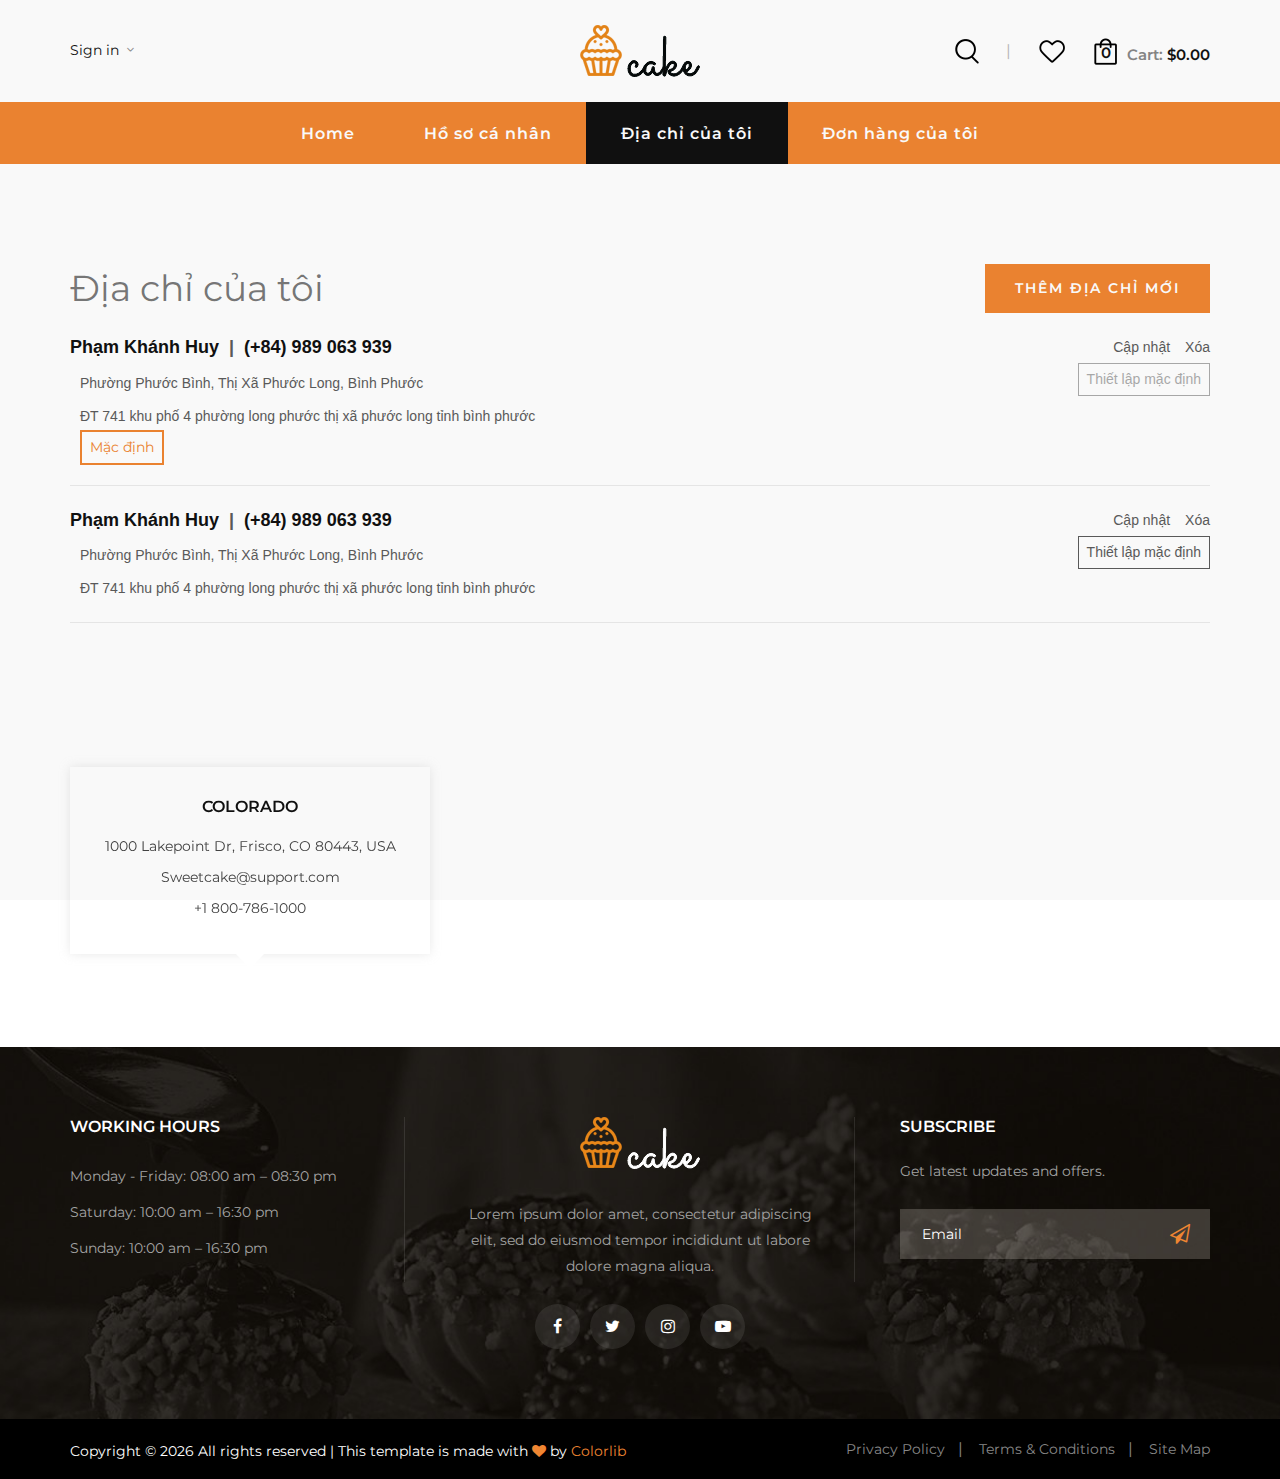
<file: cake-main/address.html>
<!DOCTYPE html>
<html lang="zxx">
	<head>
		<meta charset="UTF-8" />
		<meta name="description" content="Cake Template" />
		<meta name="keywords" content="Cake, unica, creative, html" />
		<meta name="viewport" content="width=device-width, initial-scale=1.0" />
		<meta http-equiv="X-UA-Compatible" content="ie=edge" />
		<title>Địa chỉ | Cake Shop</title>

		<!-- Google Font -->
		<link
			href="https://fonts.googleapis.com/css2?family=Playfair+Display:wght@400;500;600;700;800;900&display=swap"
			rel="stylesheet"
		/>
		<link
			href="https://fonts.googleapis.com/css2?family=Montserrat:wght@300;400;500;600;700;800;900&display=swap"
			rel="stylesheet"
		/>

		<!-- Css Styles -->
		<link rel="stylesheet" href="css/bootstrap.min.css" type="text/css" />
		<link rel="stylesheet" href="css/flaticon.css" type="text/css" />
		<link rel="stylesheet" href="css/barfiller.css" type="text/css" />
		<link rel="stylesheet" href="css/magnific-popup.css" type="text/css" />
		<link rel="stylesheet" href="css/font-awesome.min.css" type="text/css" />
		<link rel="stylesheet" href="css/elegant-icons.css" type="text/css" />
		<link rel="stylesheet" href="css/nice-select.css" type="text/css" />
		<link rel="stylesheet" href="css/owl.carousel.min.css" type="text/css" />
		<link rel="stylesheet" href="css/slicknav.min.css" type="text/css" />
		<link rel="stylesheet" href="css/style.css" type="text/css" />
	</head>

	<body>
		<!-- Page Preloder -->
		<div id="preloder">
			<div class="loader"></div>
		</div>

		<!-- Offcanvas Menu Begin -->
		<div class="offcanvas-menu-overlay"></div>
		<div class="offcanvas-menu-wrapper">
			<div class="offcanvas__cart">
				<div class="offcanvas__cart__links">
					<a href="#" class="search-switch"
						><img src="img/icon/search.png" alt=""
					/></a>
					<a href="#"><img src="img/icon/heart.png" alt="" /></a>
				</div>
				<div class="offcanvas__cart__item">
					<a href="#"><img src="img/icon/cart.png" alt="" /> <span>0</span></a>
					<div class="cart__price">Cart: <span>$0.00</span></div>
				</div>
			</div>
			<div class="offcanvas__logo">
				<a href="./index.html"><img src="img/logo.png" alt="" /></a>
			</div>
			<div id="mobile-menu-wrap"></div>
			<div class="offcanvas__option">
				<ul>
					<li>
						<a href="#" class="user-email">example@example.com</a>
						<span class="arrow_carrot-down"></span>
						<ul class="user-dropdown">
							<li><a href="profile.html">Tài khoản của tôi</a></li>
							<li><a href="orders.html">Đơn mua</a></li>
							<li><a href="login.html">Đăng xuất</a></li>
						</ul>
					</li>
				</ul>
			</div>
		</div>
		<!-- Offcanvas Menu End -->

		<!-- Header Section Begin -->
		<header class="header">
			<div class="header__top">
				<div class="container">
					<div class="row">
						<div class="col-lg-12">
							<div class="header__top__inner">
								<div class="header__top__left">
									<ul id="user-menu">
										<li id="user-section">
											<a href="login.html">Sign in</a>
											<span class="arrow_carrot-down"></span>
										</li>
									</ul>
								</div>
								<div class="header__logo">
									<a href="./index.html"><img src="img/logo.png" alt="" /></a>
								</div>
								<div class="header__top__right">
									<div class="header__top__right__links">
										<a href="#" class="search-switch"
											><img src="img/icon/search.png" alt=""
										/></a>
										<a href="#"><img src="img/icon/heart.png" alt="" /></a>
									</div>
									<div class="header__top__right__cart">
										<a href="#"
											><img src="img/icon/cart.png" alt="" /> <span>0</span></a
										>
										<div class="cart__price">Cart: <span>$0.00</span></div>
									</div>
								</div>
							</div>
						</div>
					</div>
					<div class="canvas__open"><i class="fa fa-bars"></i></div>
				</div>
			</div>
			<div class="container">
				<div class="row">
					<div class="col-lg-12">
						<nav class="header__menu mobile-menu">
							<ul>
								<li><a href="./index.html">Home</a></li>
								<li><a href="./profile.html">Hồ sơ cá nhân</a></li>
								<li class="active"><a href="./address.html">Địa chỉ của tôi</a></li>
								<li><a href="./order.html">Đơn hàng của tôi</a></li>
							</ul>
						</nav>
					</div>
				</div>
			</div>
		</header>
		<!-- Header Section End -->

		<!-- Address Section Begin -->
		<section class="address spad">
			<div class="container">
				<div class="row">
					<div class="col-lg-12">
						<div
							class="address__title d-flex justify-content-between align-items-center mb-4"
						>
							<h2>Địa chỉ của tôi</h2>
							<a
								href="#"
								class="primary-btn add-address-btn"
								data-toggle="modal"
								data-target="#addressModal"
							>
								Thêm địa chỉ mới
							</a>
						</div>
					</div>
				</div>
				<div class="row address-list">
					<div class="col-lg-12">
						<div class="address-item mb-4 d-flex justify-content-between">
							<div class="address-item__info">
								<h4 class="address-item__title">
									<span class="address-item__name">Phạm Khánh Huy</span>
									<span class="address-item__separator"> | </span>
									<span class="address-item__email">(+84) 989 063 939</span>
								</h4>
								<p class="address-item__location">
									Phường Phước Bình, Thị Xã Phước Long, Bình Phước
								</p>
								<p class="address-item__details">
									ĐT 741 khu phố 4 phường long phước thị xã phước long tỉnh bình
									phước
								</p>
								<div class="address-item__default-label">Mặc định</div>
							</div>
							<div class="address-item__actions">
								<div class="address-item__actions-row">
									<a
										href=""
										class="address-item__action address-item__action--update"
										>Cập nhật</a
									>
									<a
										href=""
										class="address-item__action address-item__action--delete"
										>Xóa</a
									>
								</div>
								<a
									href=""
									class="address-item__action address-item__action--set-default address-item__action--set-default--disabled"
									>Thiết lập mặc định
								</a>
							</div>
						</div>

						<div class="address-item mb-4 d-flex justify-content-between">
							<div class="address-item__info">
								<h4 class="address-item__title">
									<span class="address-item__name">Phạm Khánh Huy</span>
									<span class="address-item__separator"> | </span>
									<span class="address-item__phone">(+84) 989 063 939</span>
								</h4>
								<p class="address-item__location">
									Phường Phước Bình, Thị Xã Phước Long, Bình Phước
								</p>
								<p class="address-item__details">
									ĐT 741 khu phố 4 phường long phước thị xã phước long tỉnh bình
									phước
								</p>
							</div>
							<div class="address-item__actions">
								<div class="address-item__actions-row">
									<a
										href=""
										class="address-item__action address-item__action--update"
										>Cập nhật</a
									>
									<a
										href=""
										class="address-item__action address-item__action--delete"
										>Xóa</a
									>
								</div>
								<a
									href=""
									class="address-item__action address-item__action--set-default"
									>Thiết lập mặc định</a
								>
							</div>
						</div>
					</div>
				</div>
			</div>
		</section>
		<!-- Address Section End -->

		<!-- Modal -->
		<div
			class="modal fade"
			id="addressModal"
			tabindex="-1"
			role="dialog"
			aria-labelledby="modalTitle"
			aria-hidden="true"
		>
			<div class="modal-dialog" role="document">
				<div class="modal-content">
					<div class="modal-header">
						<h5 class="modal-title" id="modalTitle">Thêm địa chỉ mới</h5>
						<button
							type="button"
							class="close"
							data-dismiss="modal"
							aria-label="Close"
						>
							<span aria-hidden="true">&times;</span>
						</button>
					</div>
					<div class="modal-body">
						<form id="addressForm">
							<!-- Dropdown Tỉnh/Thành phố -->
							<div
								class="form-group"
								style="display: flex; flex-direction: column"
							>
								<label for="calc_shipping_provinces" class="form-label"
									>Tỉnh/Thành phố</label
								>
								<select
									class="form-control"
									id="calc_shipping_provinces"
									name="calc_shipping_provinces"
								>
									<option value="">Tỉnh / Thành phố</option>
								</select>
							</div>

							<!-- Dropdown Quận/Huyện -->
							<div
								class="form-group"
								style="display: flex; flex-direction: column"
							>
								<label for="calc_shipping_district" class="form-label"
									>Quận/Huyện</label
								>
								<select
									class="form-control"
									id="calc_shipping_district"
									name="calc_shipping_district"
									disabled
								>
									<option value="">Quận / Huyện</option>
								</select>
							</div>

							<!-- Dropdown Phường/Xã -->
							<div
								class="form-group"
								style="display: flex; flex-direction: column"
							>
								<label for="calc_shipping_commune" class="form-label"
									>Phường/Xã</label
								>
								<select
									class="form-control"
									id="calc_shipping_commune"
									name="calc_shipping_commune"
									disabled
								>
									<option value="">Phường / Xã</option>
								</select>
							</div>

							<!-- Input Địa chỉ chi tiết -->
							<div class="form-group">
								<label for="billing_address_detail" class="form-label"
									>Địa chỉ chi tiết</label
								>
								<input
									type="text"
									class="form-control"
									id="billing_address_detail"
									name="billing_address_detail"
									placeholder="Nhập số nhà, đường..."
									required
								/>
							</div>

							<!-- Hidden inputs (dựa trên mã bạn cung cấp) -->
							<input
								class="billing_address_1"
								name="billing_address_1"
								type="hidden"
								value=""
							/>
							<input
								class="billing_address_2"
								name="billing_address_2"
								type="hidden"
								value=""
							/>
							<!-- Checkbox Đặt làm mặc định -->
							<div class="form-group form-check">
								<input
									type="checkbox"
									class="form-check-input"
									id="setDefaultAddress"
								/>
								<label class="form-check-label" for="setDefaultAddress"
									>Đặt làm mặc định</label
								>
							</div>
							<div class="form-action">
								<button type="submit" class="btn btn-primary">
									Hoàn thành
								</button>
							</div>
						</form>
					</div>
				</div>
			</div>
		</div>

		<!-- Map Begin -->
		<div class="map">
			<div class="container">
				<div class="row">
					<div class="col-lg-4 col-md-7">
						<div class="map__inner">
							<h6>COlorado</h6>
							<ul>
								<li>1000 Lakepoint Dr, Frisco, CO 80443, USA</li>
								<li>Sweetcake@support.com</li>
								<li>+1 800-786-1000</li>
							</ul>
						</div>
					</div>
				</div>
			</div>
			<div class="map__iframe">
				<iframe
					src="https://www.google.com/maps/embed?pb=!1m14!1m12!1m3!1d10784.188505644011!2d19.053119335158936!3d47.48899529453826!2m3!1f0!2f0!3f0!3m2!1i1024!2i768!4f13.1!5e0!3m2!1sen!2sbd!4v1543907528304"
					height="300"
					style="border: 0"
					allowfullscreen=""
					aria-hidden="false"
					tabindex="0"
				></iframe>
			</div>
		</div>
		<!-- Map End -->

		<!-- Footer Section Begin -->
		<footer class="footer set-bg" data-setbg="img/footer-bg.jpg">
			<div class="container">
				<div class="row">
					<div class="col-lg-4 col-md-6 col-sm-6">
						<div class="footer__widget">
							<h6>WORKING HOURS</h6>
							<ul>
								<li>Monday - Friday: 08:00 am – 08:30 pm</li>
								<li>Saturday: 10:00 am – 16:30 pm</li>
								<li>Sunday: 10:00 am – 16:30 pm</li>
							</ul>
						</div>
					</div>
					<div class="col-lg-4 col-md-6 col-sm-6">
						<div class="footer__about">
							<div class="footer__logo">
								<a href="#"><img src="img/footer-logo.png" alt="" /></a>
							</div>
							<p>
								Lorem ipsum dolor amet, consectetur adipiscing elit, sed do
								eiusmod tempor incididunt ut labore dolore magna aliqua.
							</p>
							<div class="footer__social">
								<a href="#"><i class="fa fa-facebook"></i></a>
								<a href="#"><i class="fa fa-twitter"></i></a>
								<a href="#"><i class="fa fa-instagram"></i></a>
								<a href="#"><i class="fa fa-youtube-play"></i></a>
							</div>
						</div>
					</div>
					<div class="col-lg-4 col-md-6 col-sm-6">
						<div class="footer__newslatter">
							<h6>Subscribe</h6>
							<p>Get latest updates and offers.</p>
							<form action="#">
								<input type="text" placeholder="Email" />
								<button type="submit"><i class="fa fa-send-o"></i></button>
							</form>
						</div>
					</div>
				</div>
			</div>
			<div class="copyright">
				<div class="container">
					<div class="row">
						<div class="col-lg-7">
							<p class="copyright__text text-white">
								Copyright &copy;
								<script>
									document.write(new Date().getFullYear());
								</script>
								All rights reserved | This template is made with
								<i class="fa fa-heart" aria-hidden="true"></i> by
								<a href="https://colorlib.com" target="_blank">Colorlib</a>
							</p>
						</div>
						<div class="col-lg-5">
							<div class="copyright__widget">
								<ul>
									<li><a href="#">Privacy Policy</a></li>
									<li><a href="#">Terms & Conditions</a></li>
									<li><a href="#">Site Map</a></li>
								</ul>
							</div>
						</div>
					</div>
				</div>
			</div>
		</footer>
		<!-- Footer Section End -->

		<!-- Js Plugins -->
		<script src="js/jquery-3.3.1.min.js"></script>
		<script src="js/bootstrap.min.js"></script>
		<script src="js/bootstrap.bundle.min.js"></script>
		<script src="js/jquery.nice-select.min.js"></script>
		<script src="js/jquery.barfiller.js"></script>
		<script src="js/jquery.magnific-popup.min.js"></script>
		<script src="js/jquery.slicknav.js"></script>
		<script src="js/owl.carousel.min.js"></script>
		<script src="js/jquery.nicescroll.min.js"></script>
		<script src="js/main.js"></script>
		<script src="js/header.js" type="module"></script>
		<script src="js/address.js" type="module"></script>
	</body>
</html>
</file>
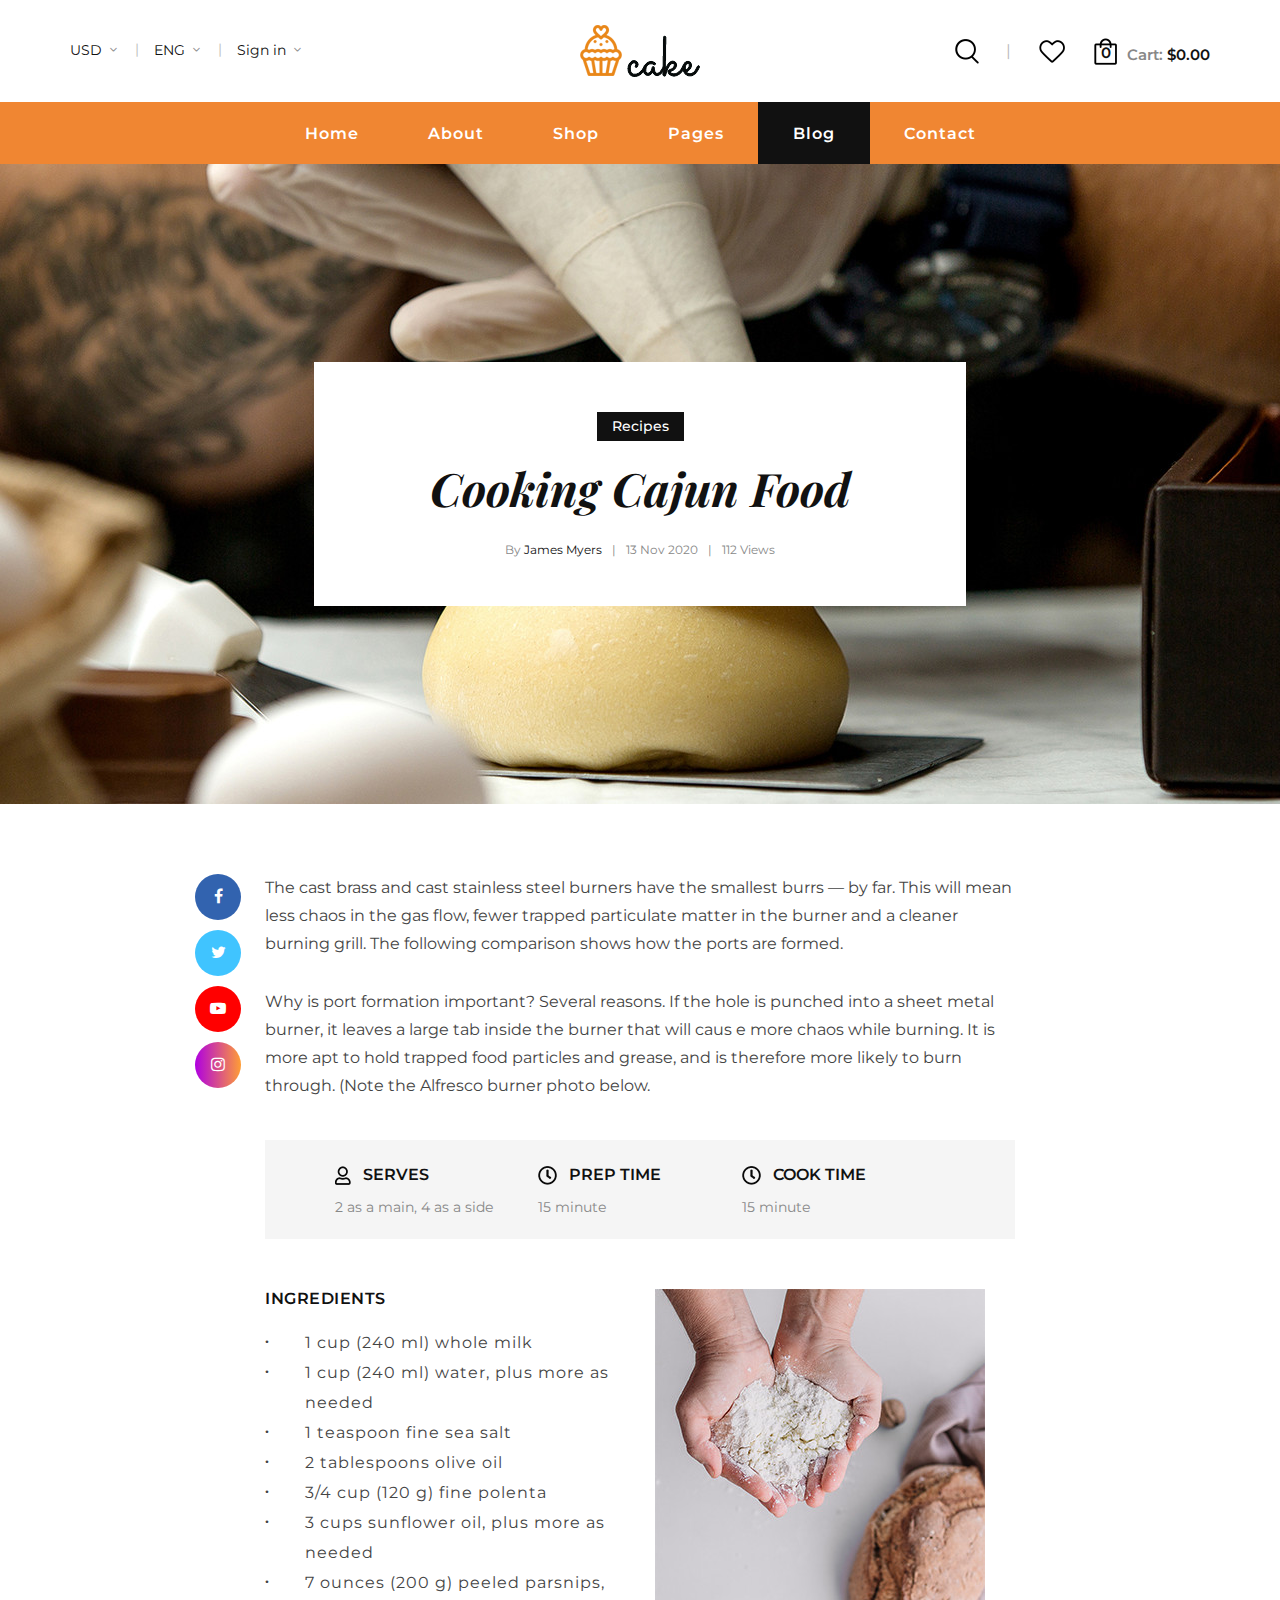
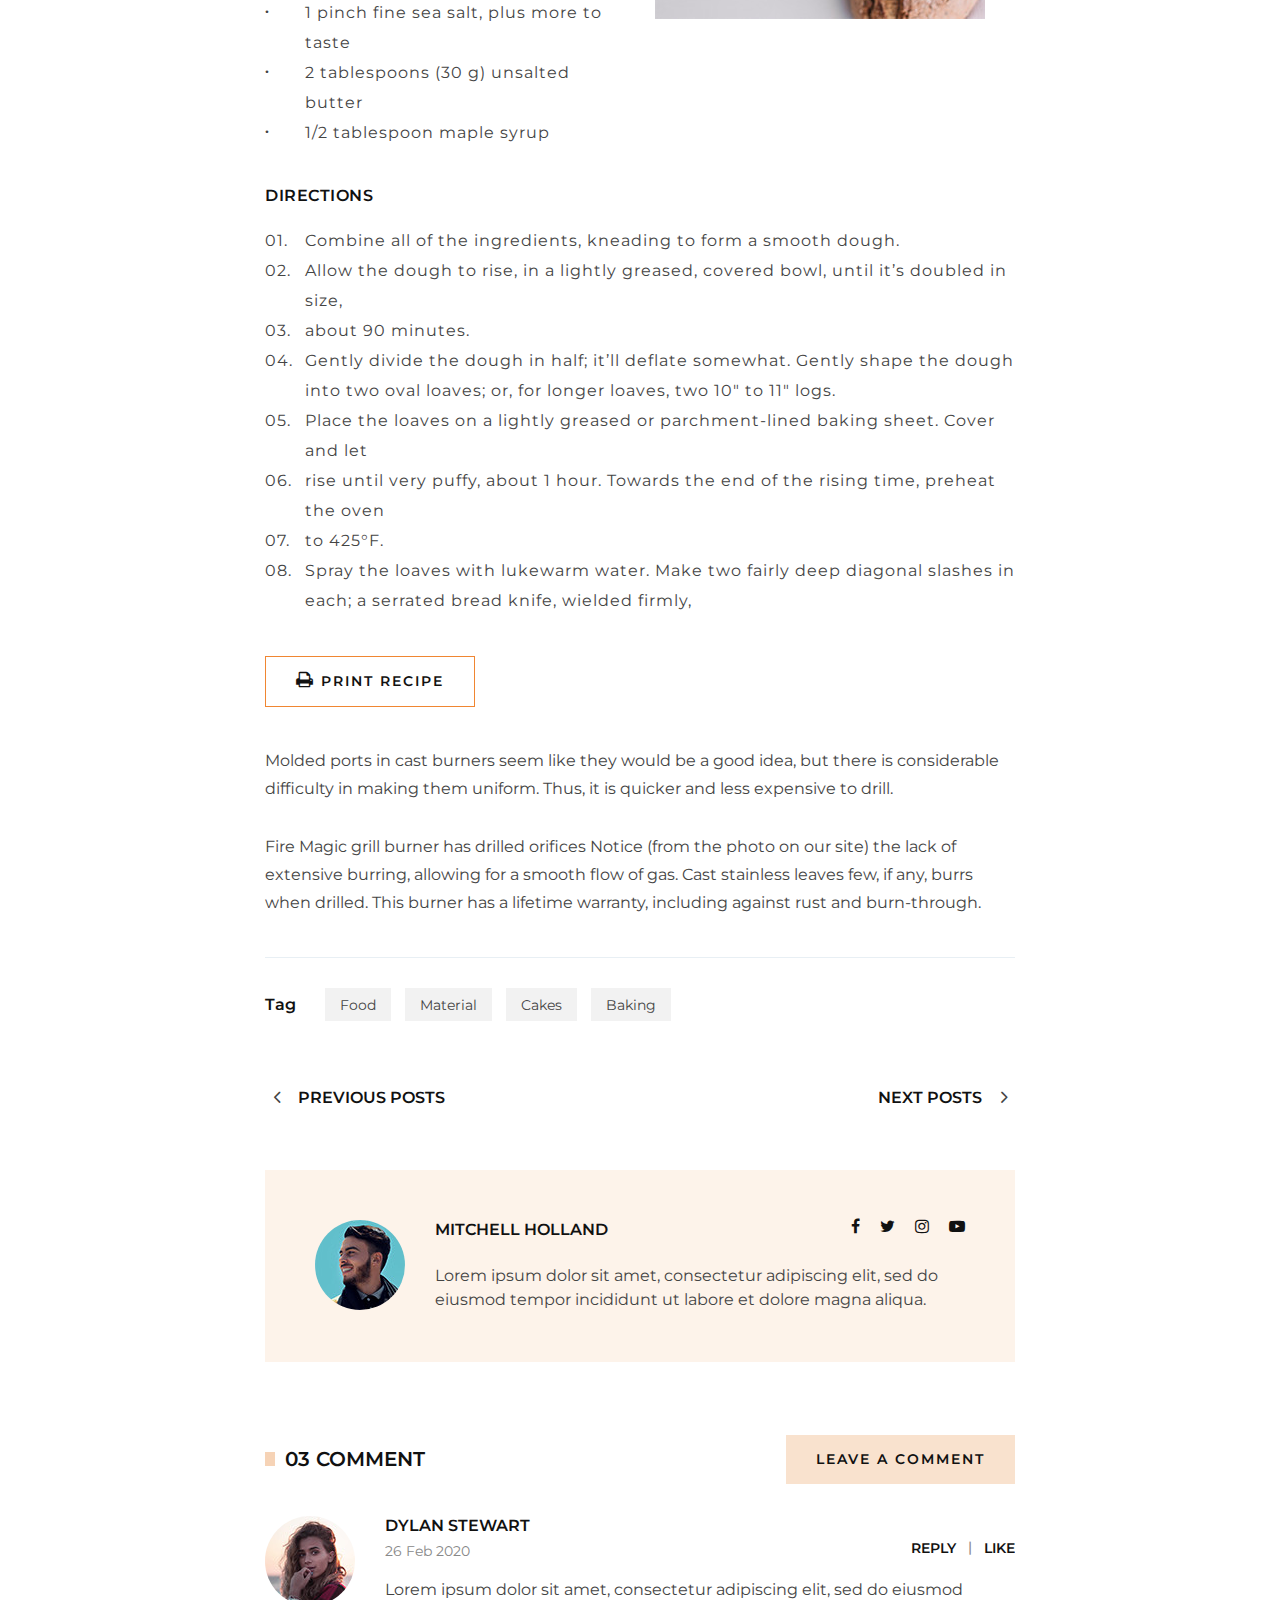
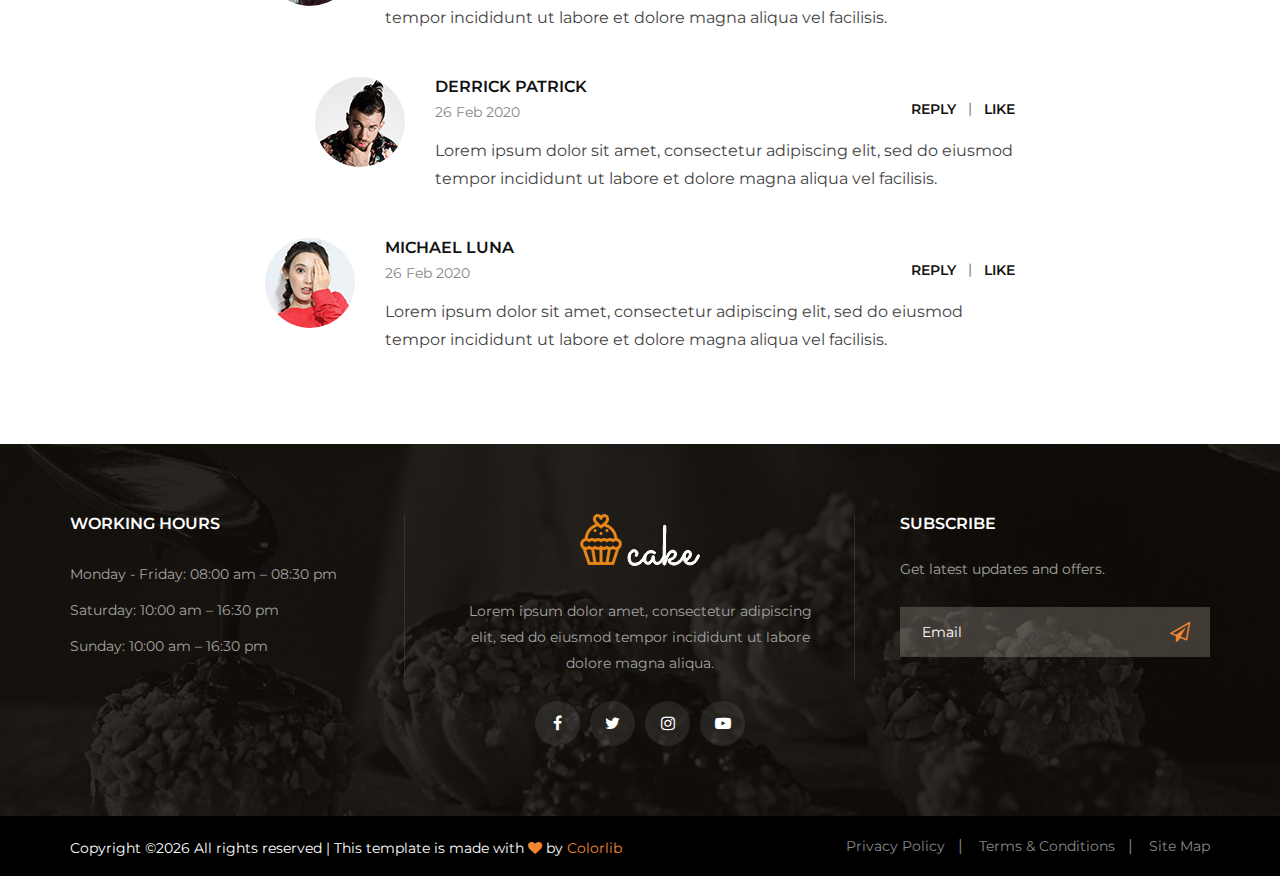
<file: cake-main/blog-details.html>
<!DOCTYPE html>
<html lang="zxx">

<head>
    <meta charset="UTF-8">
    <meta name="description" content="Cake Template">
    <meta name="keywords" content="Cake, unica, creative, html">
    <meta name="viewport" content="width=device-width, initial-scale=1.0">
    <meta http-equiv="X-UA-Compatible" content="ie=edge">
    <title>Cake | Template</title>

    <!-- Google Font -->
    <link href="https://fonts.googleapis.com/css2?family=Playfair+Display:wght@400;500;600;700;800;900&display=swap"
    rel="stylesheet">
    <link href="https://fonts.googleapis.com/css2?family=Montserrat:wght@300;400;500;600;700;800;900&display=swap"
    rel="stylesheet">

    <!-- Css Styles -->
    <link rel="stylesheet" href="css/bootstrap.min.css" type="text/css">
    <link rel="stylesheet" href="css/flaticon.css" type="text/css">
    <link rel="stylesheet" href="css/barfiller.css" type="text/css">
    <link rel="stylesheet" href="css/magnific-popup.css" type="text/css">
    <link rel="stylesheet" href="css/font-awesome.min.css" type="text/css">
    <link rel="stylesheet" href="css/elegant-icons.css" type="text/css">
    <link rel="stylesheet" href="css/nice-select.css" type="text/css">
    <link rel="stylesheet" href="css/owl.carousel.min.css" type="text/css">
    <link rel="stylesheet" href="css/slicknav.min.css" type="text/css">
    <link rel="stylesheet" href="css/style.css" type="text/css">
</head>

<body>
    <!-- Page Preloder -->
    <div id="preloder">
        <div class="loader"></div>
    </div>

    <!-- Offcanvas Menu Begin -->
    <div class="offcanvas-menu-overlay"></div>
    <div class="offcanvas-menu-wrapper">
        <div class="offcanvas__cart">
            <div class="offcanvas__cart__links">
                <a href="#" class="search-switch"><img src="img/icon/search.png" alt=""></a>
                <a href="#"><img src="img/icon/heart.png" alt=""></a>
            </div>
            <div class="offcanvas__cart__item">
                <a href="#"><img src="img/icon/cart.png" alt=""> <span>0</span></a>
                <div class="cart__price">Cart: <span>$0.00</span></div>
            </div>
        </div>
        <div class="offcanvas__logo">
            <a href="./index.html"><img src="img/logo.png" alt=""></a>
        </div>
        <div id="mobile-menu-wrap"></div>
        <div class="offcanvas__option">
            <ul>
                <li>USD <span class="arrow_carrot-down"></span>
                    <ul>
                        <li>EUR</li>
                        <li>USD</li>
                    </ul>
                </li>
                <li>ENG <span class="arrow_carrot-down"></span>
                    <ul>
                        <li>Spanish</li>
                        <li>ENG</li>
                    </ul>
                </li>
                <li><a href="#">Sign in</a> <span class="arrow_carrot-down"></span></li>
            </ul>
        </div>
    </div>
    <!-- Offcanvas Menu End -->

    <!-- Header Section Begin -->
    <header class="header">
        <div class="header__top">
            <div class="container">
                <div class="row">
                    <div class="col-lg-12">
                        <div class="header__top__inner">
                            <div class="header__top__left">
                                <ul>
                                    <li>USD <span class="arrow_carrot-down"></span>
                                        <ul>
                                            <li>EUR</li>
                                            <li>USD</li>
                                        </ul>
                                    </li>
                                    <li>ENG <span class="arrow_carrot-down"></span>
                                        <ul>
                                            <li>Spanish</li>
                                            <li>ENG</li>
                                        </ul>
                                    </li>
                                    <li><a href="#">Sign in</a> <span class="arrow_carrot-down"></span></li>
                                </ul>
                            </div>
                            <div class="header__logo">
                                <a href="./index.html"><img src="img/logo.png" alt=""></a>
                            </div>
                            <div class="header__top__right">
                                <div class="header__top__right__links">
                                    <a href="#" class="search-switch"><img src="img/icon/search.png" alt=""></a>
                                    <a href="#"><img src="img/icon/heart.png" alt=""></a>
                                </div>
                                <div class="header__top__right__cart">
                                    <a href="#"><img src="img/icon/cart.png" alt=""> <span>0</span></a>
                                    <div class="cart__price">Cart: <span>$0.00</span></div>
                                </div>
                            </div>
                        </div>
                    </div>
                </div>
                <div class="canvas__open"><i class="fa fa-bars"></i></div>
            </div>
        </div>
        <div class="container">
            <div class="row">
                <div class="col-lg-12">
                    <nav class="header__menu mobile-menu">
                        <ul>
                            <li><a href="./index.html">Home</a></li>
                            <li><a href="./about.html">About</a></li>
                            <li><a href="./shop.html">Shop</a></li>
                            <li><a href="#">Pages</a>
                                <ul class="dropdown">
                                    <li><a href="./shop-details.html">Shop Details</a></li>
                                    <li><a href="./shoping-cart.html">Shoping Cart</a></li>
                                    <li><a href="./checkout.html">Check Out</a></li>
                                    <li><a href="./wisslist.html">Wisslist</a></li>
                                    <li><a href="./Class.html">Class</a></li>
                                    <li><a href="./blog-details.html">Blog Details</a></li>
                                </ul>
                            </li>
                            <li class="active"><a href="./blog.html">Blog</a></li>
                            <li><a href="./contact.html">Contact</a></li>
                        </ul>
                    </nav>
                </div>
            </div>
        </div>
    </header>
    <!-- Header Section End -->

    <!-- Blog Hero Begin -->
    <div class="blog-hero set-bg" data-setbg="img/blog/details/blog-hero.jpg">
        <div class="container">
            <div class="row d-flex justify-content-center">
                <div class="col-lg-7">
                    <div class="blog__hero__text">
                        <div class="label">Recipes</div>
                        <h2>Cooking Cajun Food</h2>
                        <ul>
                            <li>By <span>James Myers</span></li>
                            <li>13 Nov 2020</li>
                            <li>112 Views</li>
                        </ul>
                    </div>
                </div>
            </div>
        </div>
    </div>
    <!-- Blog Hero End -->

    <!-- Blog Details Section Begin -->
    <section class="blog-details spad">
        <div class="container">
            <div class="row d-flex justify-content-center">
                <div class="col-lg-8">
                    <div class="blog__details__content">
                        <div class="blog__details__share">
                            <a href="#" class="facebook"><i class="fa fa-facebook"></i></a>
                            <a href="#" class="twitter"><i class="fa fa-twitter"></i></a>
                            <a href="#" class="youtube"><i class="fa fa-youtube-play"></i></a>
                            <a href="#" class="instagram"><i class="fa fa-instagram"></i></a>
                        </div>
                        <div class="blog__details__text">
                            <p>The cast brass and cast stainless steel burners have the smallest burrs — by far. This
                                will mean less chaos in the gas flow, fewer trapped particulate matter in the burner and
                            a cleaner burning grill. The following comparison shows how the ports are formed.</p>
                            <p>Why is port formation important? Several reasons. If the hole is punched into a sheet
                                metal burner, it leaves a large tab inside the burner that will caus e more chaos while
                                burning. It is more apt to hold trapped food particles and grease, and is therefore more
                            likely to burn through. (Note the Alfresco burner photo below.</p>
                        </div>
                        <div class="blog__details__recipe">
                            <div class="blog__details__recipe__item">
                                <h6><img src="img/blog/details/user.png" alt=""> SERVES</h6>
                                <span>2 as a main, 4 as a side</span>
                            </div>
                            <div class="blog__details__recipe__item">
                                <h6><img src="img/blog/details/clock.png" alt=""> PREP TIME</h6>
                                <span>15 minute</span>
                            </div>
                            <div class="blog__details__recipe__item">
                                <h6><img src="img/blog/details/clock.png" alt=""> COOK TIME</h6>
                                <span>15 minute</span>
                            </div>
                        </div>
                        <div class="blog__details__recipe__details">
                            <div class="row">
                                <div class="col-lg-6">
                                    <div class="blog__details__ingredients">
                                        <h6>Ingredients</h6>
                                        <ul>
                                            <li><span>.</span> 1 cup (240 ml) whole milk</li>
                                            <li><span>.</span> 1 cup (240 ml) water, plus more as needed</li>
                                            <li><span>.</span> 1 teaspoon fine sea salt</li>
                                            <li><span>.</span> 2 tablespoons olive oil</li>
                                            <li><span>.</span> 3/4 cup (120 g) fine polenta</li>
                                            <li><span>.</span> 3 cups sunflower oil, plus more as needed</li>
                                            <li><span>.</span> 7 ounces (200 g) peeled parsnips,</li>
                                            <li><span>.</span> 1 pinch fine sea salt, plus more to taste</li>
                                            <li><span>.</span> 2 tablespoons (30 g) unsalted butter</li>
                                            <li><span>.</span> 1/2 tablespoon maple syrup</li>
                                        </ul>
                                    </div>
                                </div>
                                <div class="col-lg-6">
                                    <div class="blog__details__ingredients__pic">
                                        <img src="img/blog/details/blog-details.jpg" alt="">
                                    </div>
                                </div>
                            </div>
                        </div>
                        <div class="blog__details__direction">
                            <h6>Directions</h6>
                            <ul>
                                <li><span>01.</span> Combine all of the ingredients, kneading to form a smooth dough.
                                </li>
                                <li><span>02.</span> Allow the dough to rise, in a lightly greased, covered bowl, until
                                it’s doubled in size,</li>
                                <li><span>03.</span> about 90 minutes.</li>
                                <li><span>04.</span> Gently divide the dough in half; it’ll deflate somewhat. Gently
                                    shape the dough into two oval loaves; or, for longer loaves, two 10″ to 11″ logs.
                                </li>
                                <li><span>05.</span> Place the loaves on a lightly greased or parchment-lined baking
                                sheet. Cover and let</li>
                                <li><span>06.</span> rise until very puffy, about 1 hour. Towards the end of the rising
                                time, preheat the oven</li>
                                <li><span>07.</span> to 425°F.</li>
                                <li><span>08.</span> Spray the loaves with lukewarm water. Make two fairly deep diagonal
                                slashes in each; a serrated bread knife, wielded firmly,</li>
                            </ul>
                        </div>
                        <div class="blog__details__print">
                            <a href="#" class="primary-btn"><i class="fa fa-print"></i> Print recipe</a>
                        </div>
                        <div class="blog__details__text">
                            <p>Molded ports in cast burners seem like they would be a good idea, but there is
                                considerable difficulty in making them uniform. Thus, it is quicker and less expensive
                            to drill.</p>
                            <p>Fire Magic grill burner has drilled orifices Notice (from the photo on our site) the lack
                                of extensive burring, allowing for a smooth flow of gas. Cast stainless leaves few, if
                                any, burrs when drilled. This burner has a lifetime warranty, including against rust and
                            burn-through.</p>
                        </div>
                        <div class="blog__details__tags">
                            <span>Tag</span>
                            <a href="#">Food</a>
                            <a href="#">Material</a>
                            <a href="#">Cakes</a>
                            <a href="#">Baking</a>
                        </div>
                        <div class="blog__details__btns">
                            <div class="row">
                                <div class="col-lg-6 col-md-6 col-sm-6">
                                    <div class="blog__details__btns__item">
                                        <a href="#"><span class="arrow_carrot-left"></span> Previous posts</a>
                                    </div>
                                </div>
                                <div class="col-lg-6 col-md-6 col-sm-6">
                                    <div class="blog__details__btns__item blog__details__btns__item--next">
                                        <a href="#">Next posts <span class="arrow_carrot-right"></span></a>
                                    </div>
                                </div>
                            </div>
                        </div>
                        <div class="blog__details__author">
                            <div class="blog__details__author__pic">
                                <img src="img/blog/details/blog-author.jpg" alt="">
                            </div>
                            <div class="blog__details__author__text">
                                <h6>Mitchell Holland</h6>
                                <div class="blog__details__author__social">
                                    <a href="#"><i class="fa fa-facebook"></i></a>
                                    <a href="#"><i class="fa fa-twitter"></i></a>
                                    <a href="#"><i class="fa fa-instagram"></i></a>
                                    <a href="#"><i class="fa fa-youtube-play"></i></a>
                                </div>
                                <p>Lorem ipsum dolor sit amet, consectetur adipiscing elit, sed do eiusmod tempor
                                incididunt ut labore et dolore magna aliqua.</p>
                            </div>
                        </div>
                        <div class="blog__details__comment">
                            <h5>03 Comment</h5>
                            <a href="#" class="primary-btn">Leave a comment</a>
                            <div class="blog__details__comment__item">
                                <div class="blog__details__comment__item__pic">
                                    <img src="img/blog/details/comment-1.jpg" alt="">
                                </div>
                                <div class="blog__details__comment__item__text">
                                    <h6>Dylan Stewart</h6>
                                    <span>26 Feb 2020</span>
                                    <p>Lorem ipsum dolor sit amet, consectetur adipiscing elit, sed do eiusmod tempor
                                    incididunt ut labore et dolore magna aliqua vel facilisis.</p>
                                    <div class="blog__details__comment__btns">
                                        <a href="#">Reply</a>
                                        <a href="#">Like</a>
                                    </div>
                                </div>
                            </div>
                            <div class="blog__details__comment__item blog__details__comment__item--reply">
                                <div class="blog__details__comment__item__pic">
                                    <img src="img/blog/details/comment-2.jpg" alt="">
                                </div>
                                <div class="blog__details__comment__item__text">
                                    <h6>Derrick Patrick</h6>
                                    <span>26 Feb 2020</span>
                                    <p>Lorem ipsum dolor sit amet, consectetur adipiscing elit, sed do eiusmod tempor
                                    incididunt ut labore et dolore magna aliqua vel facilisis.</p>
                                    <div class="blog__details__comment__btns">
                                        <a href="#">Reply</a>
                                        <a href="#">Like</a>
                                    </div>
                                </div>
                            </div>
                            <div class="blog__details__comment__item">
                                <div class="blog__details__comment__item__pic">
                                    <img src="img/blog/details/comment-3.jpg" alt="">
                                </div>
                                <div class="blog__details__comment__item__text">
                                    <h6>Michael Luna</h6>
                                    <span>26 Feb 2020</span>
                                    <p>Lorem ipsum dolor sit amet, consectetur adipiscing elit, sed do eiusmod tempor
                                    incididunt ut labore et dolore magna aliqua vel facilisis.</p>
                                    <div class="blog__details__comment__btns">
                                        <a href="#">Reply</a>
                                        <a href="#">Like</a>
                                    </div>
                                </div>
                            </div>
                        </div>
                    </div>
                </div>
            </div>
        </div>
    </section>
    <!-- Blog Details Section End -->

    <!-- Footer Section Begin -->
    <footer class="footer set-bg" data-setbg="img/footer-bg.jpg">
        <div class="container">
            <div class="row">
                <div class="col-lg-4 col-md-6 col-sm-6">
                    <div class="footer__widget">
                        <h6>WORKING HOURS</h6>
                        <ul>
                            <li>Monday - Friday: 08:00 am – 08:30 pm</li>
                            <li>Saturday: 10:00 am – 16:30 pm</li>
                            <li>Sunday: 10:00 am – 16:30 pm</li>
                        </ul>
                    </div>
                </div>
                <div class="col-lg-4 col-md-6 col-sm-6">
                    <div class="footer__about">
                        <div class="footer__logo">
                            <a href="#"><img src="img/footer-logo.png" alt=""></a>
                        </div>
                        <p>Lorem ipsum dolor amet, consectetur adipiscing elit, sed do eiusmod tempor incididunt ut
                        labore dolore magna aliqua.</p>
                        <div class="footer__social">
                            <a href="#"><i class="fa fa-facebook"></i></a>
                            <a href="#"><i class="fa fa-twitter"></i></a>
                            <a href="#"><i class="fa fa-instagram"></i></a>
                            <a href="#"><i class="fa fa-youtube-play"></i></a>
                        </div>
                    </div>
                </div>
                <div class="col-lg-4 col-md-6 col-sm-6">
                    <div class="footer__newslatter">
                        <h6>Subscribe</h6>
                        <p>Get latest updates and offers.</p>
                        <form action="#">
                            <input type="text" placeholder="Email">
                            <button type="submit"><i class="fa fa-send-o"></i></button>
                        </form>
                    </div>
                </div>
            </div>
        </div>
        <div class="copyright">
            <div class="container">
                <div class="row">
                    <div class="col-lg-7">
                        <p class="copyright__text text-white"><!-- Link back to Colorlib can't be removed. Template is licensed under CC BY 3.0. -->
                          Copyright &copy;<script>document.write(new Date().getFullYear());</script> All rights reserved | This template is made with <i class="fa fa-heart" aria-hidden="true"></i> by <a href="https://colorlib.com" target="_blank">Colorlib</a>
                          <!-- Link back to Colorlib can't be removed. Template is licensed under CC BY 3.0. -->
                      </p>
                  </div>
                  <div class="col-lg-5">
                    <div class="copyright__widget">
                        <ul>
                            <li><a href="#">Privacy Policy</a></li>
                            <li><a href="#">Terms & Conditions</a></li>
                            <li><a href="#">Site Map</a></li>
                        </ul>
                    </div>
                </div>
            </div>
        </div>
    </div>
</footer>
<!-- Footer Section End -->

<!-- Search Begin -->
<div class="search-model">
    <div class="h-100 d-flex align-items-center justify-content-center">
        <div class="search-close-switch">+</div>
        <form class="search-model-form">
            <input type="text" id="search-input" placeholder="Search here.....">
        </form>
    </div>
</div>
<!-- Search End -->

<!-- Js Plugins -->
<script src="js/jquery-3.3.1.min.js"></script>
<script src="js/bootstrap.min.js"></script>
<script src="js/jquery.nice-select.min.js"></script>
<script src="js/jquery.barfiller.js"></script>
<script src="js/jquery.magnific-popup.min.js"></script>
<script src="js/jquery.slicknav.js"></script>
<script src="js/owl.carousel.min.js"></script>
<script src="js/jquery.nicescroll.min.js"></script>
<script src="js/main.js"></script>
</body>

</html>
</file>
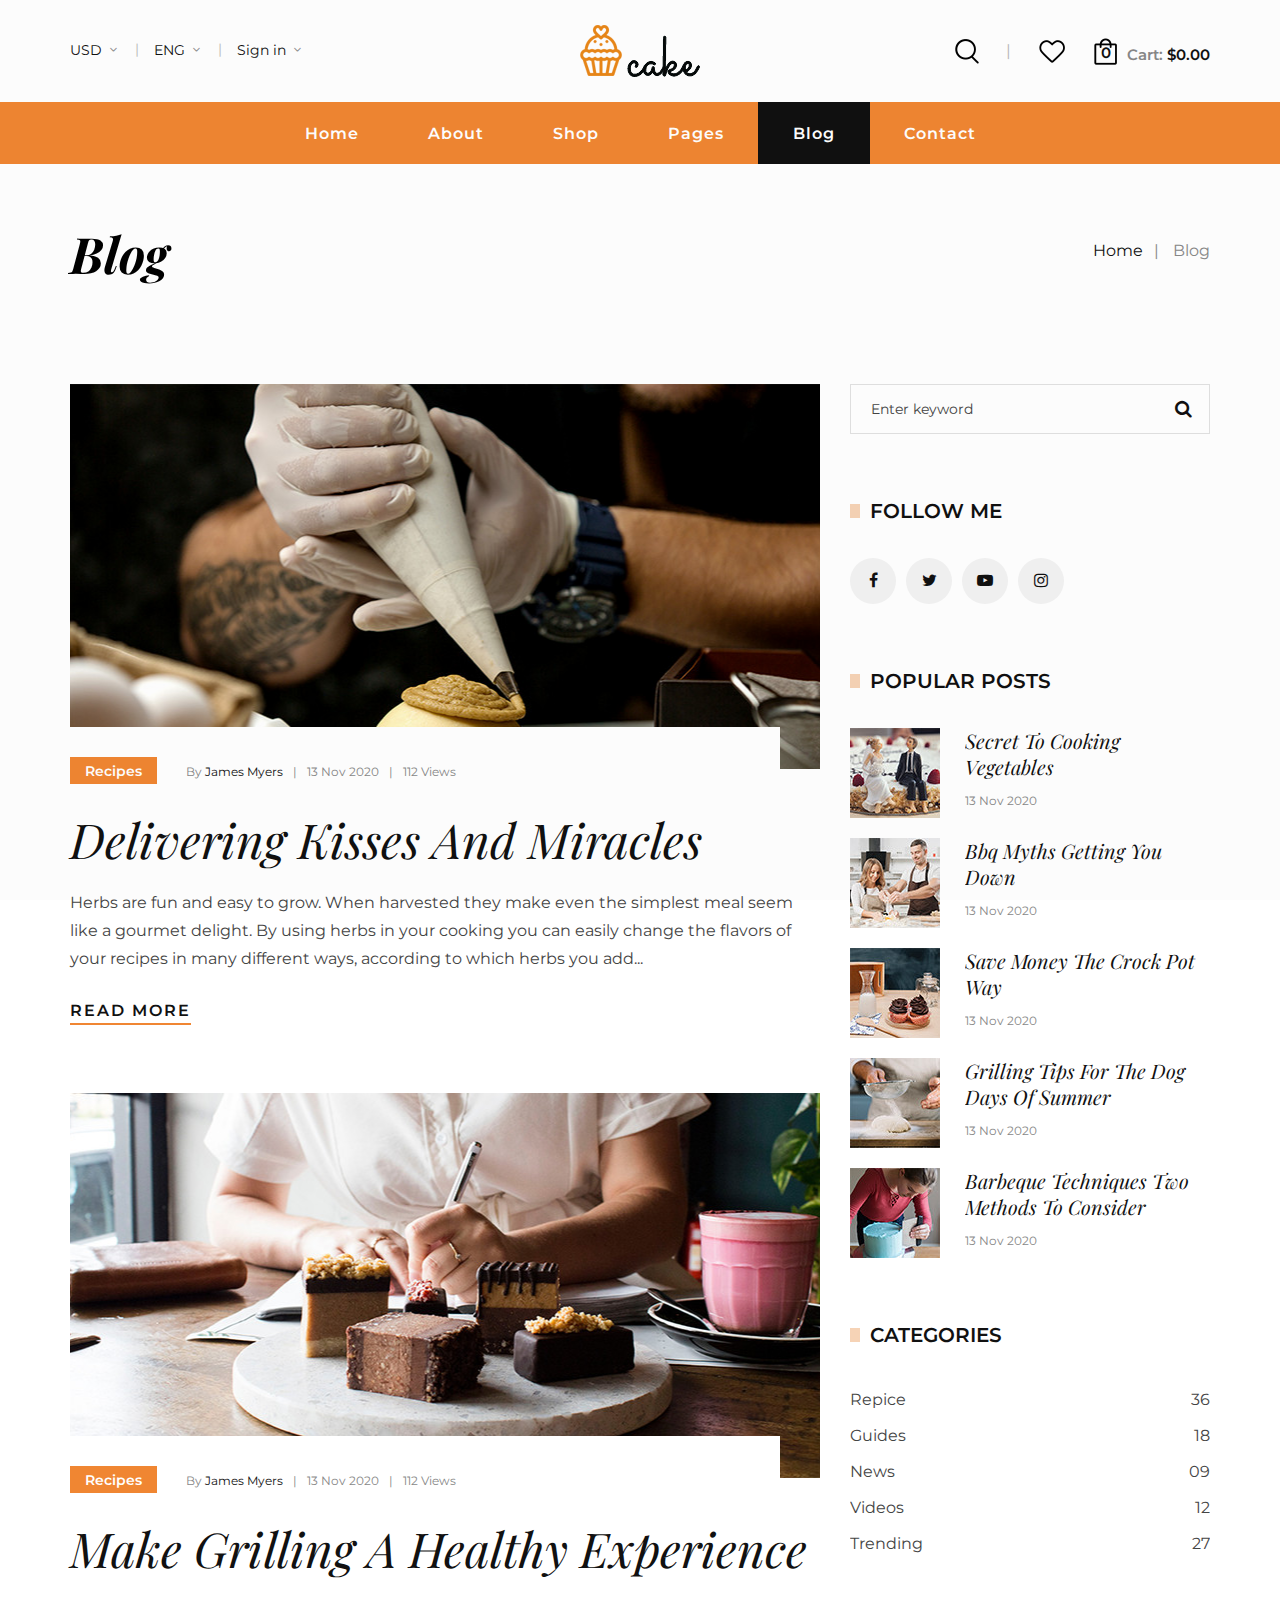
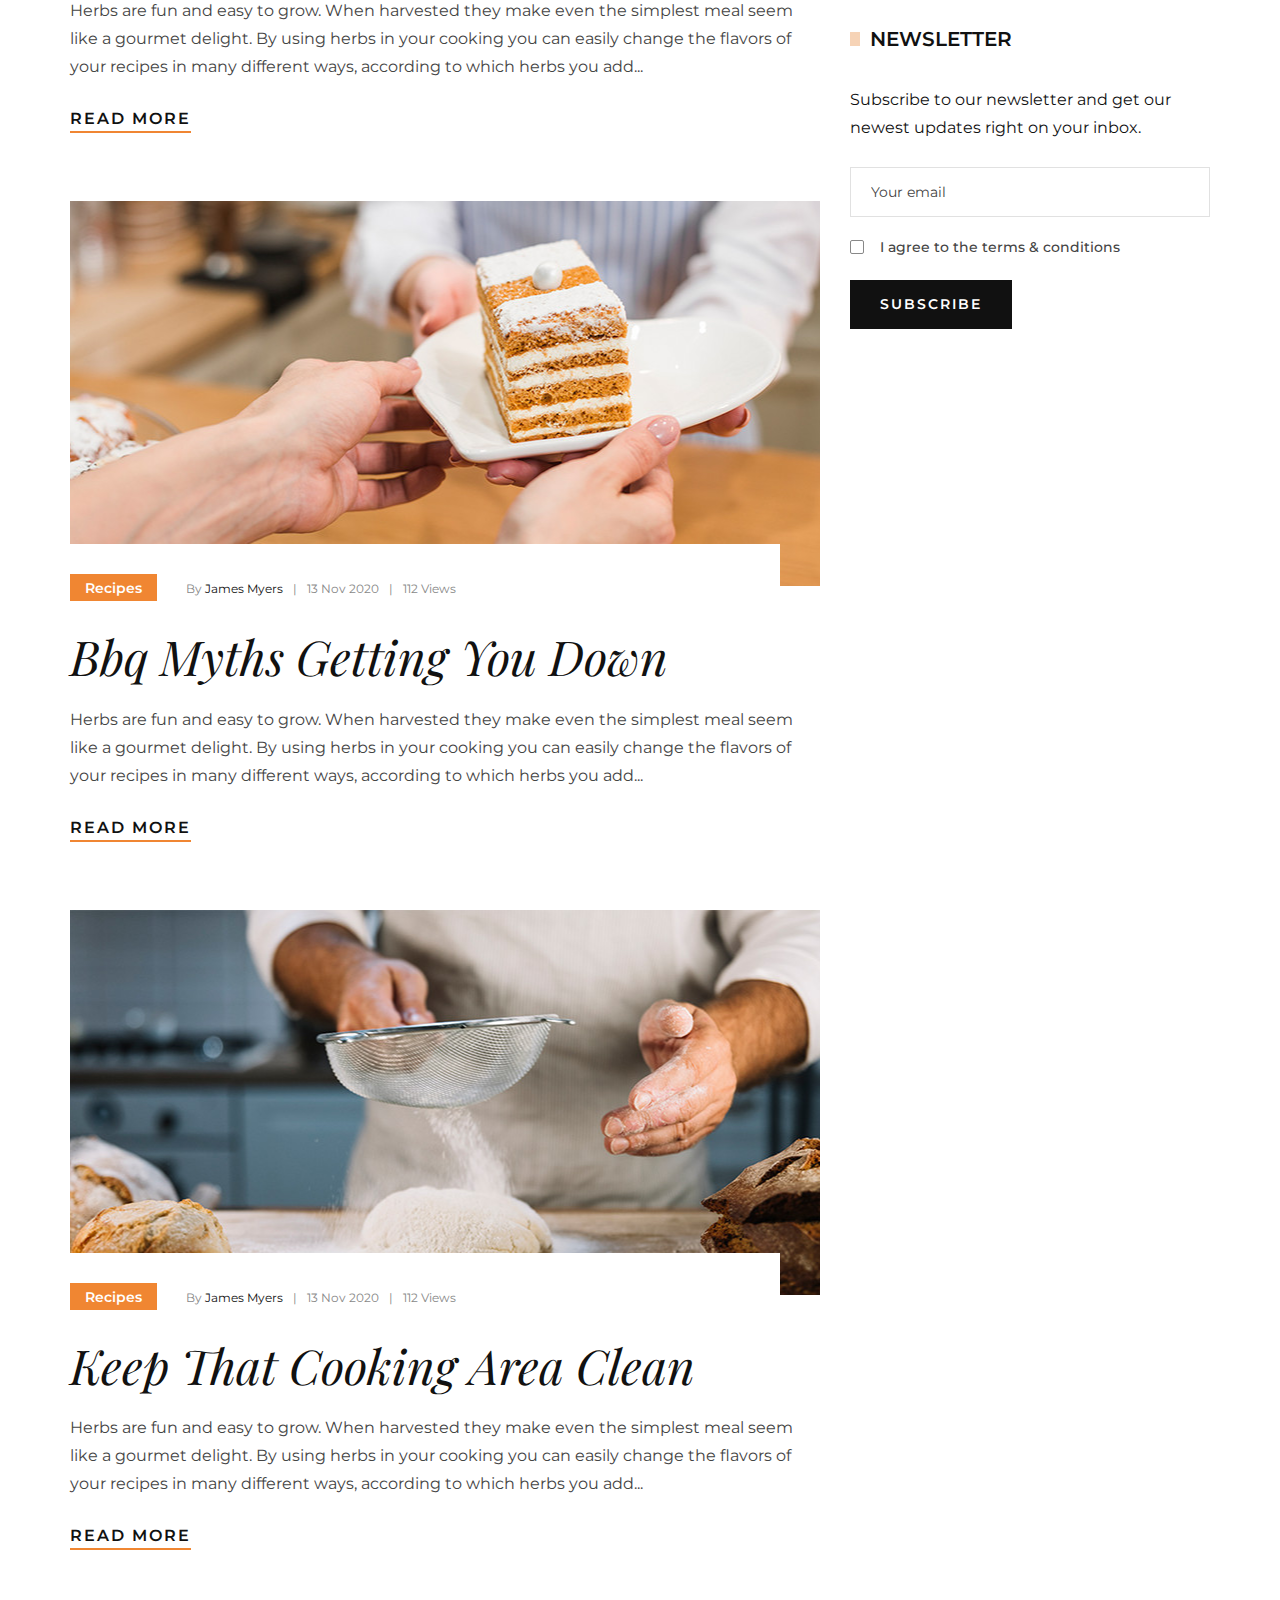
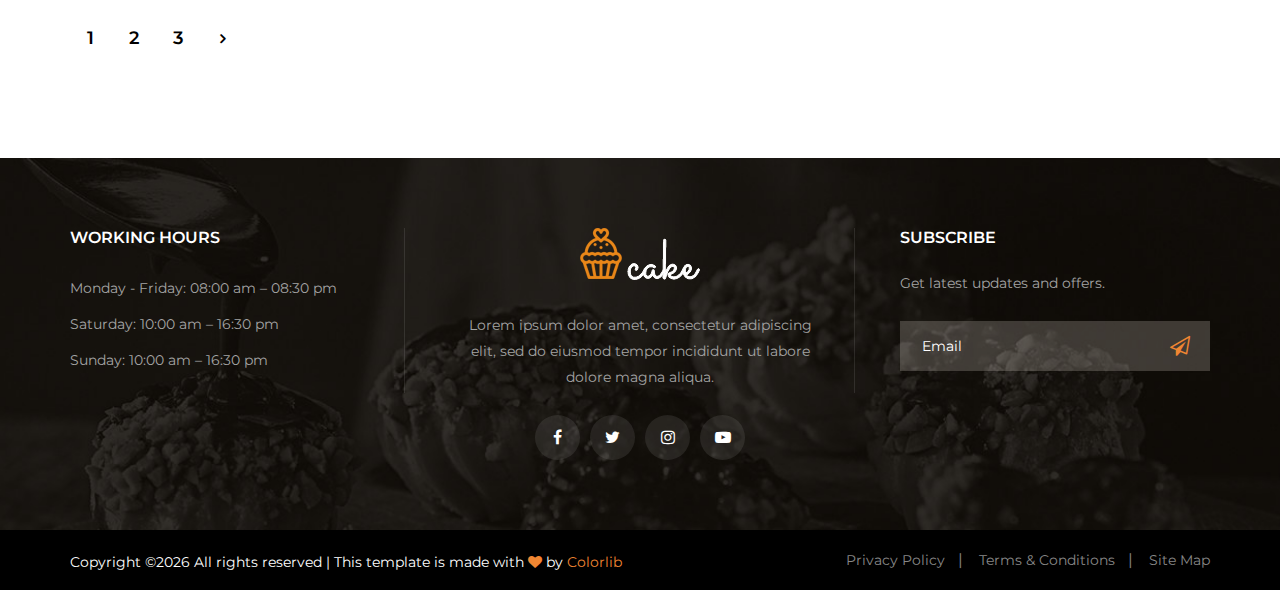
<file: cake-main/blog.html>
<!DOCTYPE html>
<html lang="zxx">

<head>
    <meta charset="UTF-8">
    <meta name="description" content="Cake Template">
    <meta name="keywords" content="Cake, unica, creative, html">
    <meta name="viewport" content="width=device-width, initial-scale=1.0">
    <meta http-equiv="X-UA-Compatible" content="ie=edge">
    <title>Cake | Template</title>

    <!-- Google Font -->
    <link href="https://fonts.googleapis.com/css2?family=Playfair+Display:wght@400;500;600;700;800;900&display=swap"
    rel="stylesheet">
    <link href="https://fonts.googleapis.com/css2?family=Montserrat:wght@300;400;500;600;700;800;900&display=swap"
    rel="stylesheet">

    <!-- Css Styles -->
    <link rel="stylesheet" href="css/bootstrap.min.css" type="text/css">
    <link rel="stylesheet" href="css/flaticon.css" type="text/css">
    <link rel="stylesheet" href="css/barfiller.css" type="text/css">
    <link rel="stylesheet" href="css/magnific-popup.css" type="text/css">
    <link rel="stylesheet" href="css/font-awesome.min.css" type="text/css">
    <link rel="stylesheet" href="css/elegant-icons.css" type="text/css">
    <link rel="stylesheet" href="css/nice-select.css" type="text/css">
    <link rel="stylesheet" href="css/owl.carousel.min.css" type="text/css">
    <link rel="stylesheet" href="css/slicknav.min.css" type="text/css">
    <link rel="stylesheet" href="css/style.css" type="text/css">
</head>

<body>
    <!-- Page Preloder -->
    <div id="preloder">
        <div class="loader"></div>
    </div>

    <!-- Offcanvas Menu Begin -->
    <div class="offcanvas-menu-overlay"></div>
    <div class="offcanvas-menu-wrapper">
        <div class="offcanvas__cart">
            <div class="offcanvas__cart__links">
                <a href="#" class="search-switch"><img src="img/icon/search.png" alt=""></a>
                <a href="#"><img src="img/icon/heart.png" alt=""></a>
            </div>
            <div class="offcanvas__cart__item">
                <a href="#"><img src="img/icon/cart.png" alt=""> <span>0</span></a>
                <div class="cart__price">Cart: <span>$0.00</span></div>
            </div>
        </div>
        <div class="offcanvas__logo">
            <a href="./index.html"><img src="img/logo.png" alt=""></a>
        </div>
        <div id="mobile-menu-wrap"></div>
        <div class="offcanvas__option">
            <ul>
                <li>USD <span class="arrow_carrot-down"></span>
                    <ul>
                        <li>EUR</li>
                        <li>USD</li>
                    </ul>
                </li>
                <li>ENG <span class="arrow_carrot-down"></span>
                    <ul>
                        <li>Spanish</li>
                        <li>ENG</li>
                    </ul>
                </li>
                <li><a href="#">Sign in</a> <span class="arrow_carrot-down"></span></li>
            </ul>
        </div>
    </div>
    <!-- Offcanvas Menu End -->

    <!-- Header Section Begin -->
    <header class="header">
        <div class="header__top">
            <div class="container">
                <div class="row">
                    <div class="col-lg-12">
                        <div class="header__top__inner">
                            <div class="header__top__left">
                                <ul>
                                    <li>USD <span class="arrow_carrot-down"></span>
                                        <ul>
                                            <li>EUR</li>
                                            <li>USD</li>
                                        </ul>
                                    </li>
                                    <li>ENG <span class="arrow_carrot-down"></span>
                                        <ul>
                                            <li>Spanish</li>
                                            <li>ENG</li>
                                        </ul>
                                    </li>
                                    <li><a href="#">Sign in</a> <span class="arrow_carrot-down"></span></li>
                                </ul>
                            </div>
                            <div class="header__logo">
                                <a href="./index.html"><img src="img/logo.png" alt=""></a>
                            </div>
                            <div class="header__top__right">
                                <div class="header__top__right__links">
                                    <a href="#" class="search-switch"><img src="img/icon/search.png" alt=""></a>
                                    <a href="#"><img src="img/icon/heart.png" alt=""></a>
                                </div>
                                <div class="header__top__right__cart">
                                    <a href="#"><img src="img/icon/cart.png" alt=""> <span>0</span></a>
                                    <div class="cart__price">Cart: <span>$0.00</span></div>
                                </div>
                            </div>
                        </div>
                    </div>
                </div>
                <div class="canvas__open"><i class="fa fa-bars"></i></div>
            </div>
        </div>
        <div class="container">
            <div class="row">
                <div class="col-lg-12">
                    <nav class="header__menu mobile-menu">
                        <ul>
                            <li><a href="./index.html">Home</a></li>
                            <li><a href="./about.html">About</a></li>
                            <li><a href="./shop.html">Shop</a></li>
                            <li><a href="#">Pages</a>
                                <ul class="dropdown">
                                    <li><a href="./shop-details.html">Shop Details</a></li>
                                    <li><a href="./shoping-cart.html">Shoping Cart</a></li>
                                    <li><a href="./checkout.html">Check Out</a></li>
                                    <li><a href="./wisslist.html">Wisslist</a></li>
                                    <li><a href="./Class.html">Class</a></li>
                                    <li><a href="./blog-details.html">Blog Details</a></li>
                                </ul>
                            </li>
                            <li class="active"><a href="./blog.html">Blog</a></li>
                            <li><a href="./contact.html">Contact</a></li>
                        </ul>
                    </nav>
                </div>
            </div>
        </div>
    </header>
    <!-- Header Section End -->

    <!-- Breadcrumb Begin -->
    <div class="breadcrumb-option">
        <div class="container">
            <div class="row">
                <div class="col-lg-6 col-md-6 col-sm-6">
                    <div class="breadcrumb__text">
                        <h2>Blog</h2>
                    </div>
                </div>
                <div class="col-lg-6 col-md-6 col-sm-6">
                    <div class="breadcrumb__links">
                        <a href="./index.html">Home</a>
                        <span>Blog</span>
                    </div>
                </div>
            </div>
        </div>
    </div>
    <!-- Breadcrumb End -->

    <!-- Blog Section Begin -->
    <section class="blog spad">
        <div class="container">
            <div class="row">
                <div class="col-lg-8">
                    <div class="blog__item">
                        <div class="blog__item__pic set-bg" data-setbg="img/blog/blog-1.jpg">
                            <div class="blog__pic__inner">
                                <div class="label">Recipes</div>
                                <ul>
                                    <li>By <span>James Myers</span></li>
                                    <li>13 Nov 2020</li>
                                    <li>112 Views</li>
                                </ul>
                            </div>
                        </div>
                        <div class="blog__item__text">
                            <h2>Delivering Kisses And Miracles</h2>
                            <p>Herbs are fun and easy to grow. When harvested they make even the simplest meal seem like
                                a gourmet delight. By using herbs in your cooking you can easily change the flavors of
                            your recipes in many different ways, according to which herbs you add...</p>
                            <a href="#">READ MORE</a>
                        </div>
                    </div>
                    <div class="blog__item">
                        <div class="blog__item__pic set-bg" data-setbg="img/blog/blog-2.jpg">
                            <div class="blog__pic__inner">
                                <div class="label">Recipes</div>
                                <ul>
                                    <li>By <span>James Myers</span></li>
                                    <li>13 Nov 2020</li>
                                    <li>112 Views</li>
                                </ul>
                            </div>
                        </div>
                        <div class="blog__item__text">
                            <h2>Make Grilling A Healthy Experience</h2>
                            <p>Herbs are fun and easy to grow. When harvested they make even the simplest meal seem like
                                a gourmet delight. By using herbs in your cooking you can easily change the flavors of
                            your recipes in many different ways, according to which herbs you add...</p>
                            <a href="#">READ MORE</a>
                        </div>
                    </div>
                    <div class="blog__item">
                        <div class="blog__item__pic set-bg" data-setbg="img/blog/blog-3.jpg">
                            <div class="blog__pic__inner">
                                <div class="label">Recipes</div>
                                <ul>
                                    <li>By <span>James Myers</span></li>
                                    <li>13 Nov 2020</li>
                                    <li>112 Views</li>
                                </ul>
                            </div>
                        </div>
                        <div class="blog__item__text">
                            <h2>Bbq Myths Getting You Down</h2>
                            <p>Herbs are fun and easy to grow. When harvested they make even the simplest meal seem like
                                a gourmet delight. By using herbs in your cooking you can easily change the flavors of
                            your recipes in many different ways, according to which herbs you add...</p>
                            <a href="#">READ MORE</a>
                        </div>
                    </div>
                    <div class="blog__item">
                        <div class="blog__item__pic set-bg" data-setbg="img/blog/blog-4.jpg">
                            <div class="blog__pic__inner">
                                <div class="label">Recipes</div>
                                <ul>
                                    <li>By <span>James Myers</span></li>
                                    <li>13 Nov 2020</li>
                                    <li>112 Views</li>
                                </ul>
                            </div>
                        </div>
                        <div class="blog__item__text">
                            <h2>Keep That Cooking Area Clean</h2>
                            <p>Herbs are fun and easy to grow. When harvested they make even the simplest meal seem like
                                a gourmet delight. By using herbs in your cooking you can easily change the flavors of
                            your recipes in many different ways, according to which herbs you add...</p>
                            <a href="#">READ MORE</a>
                        </div>
                    </div>
                    <div class="shop__pagination">
                        <a href="#">1</a>
                        <a href="#">2</a>
                        <a href="#">3</a>
                        <a href="#"><span class="arrow_carrot-right"></span></a>
                    </div>
                </div>
                <div class="col-lg-4">
                    <div class="blog__sidebar">
                        <div class="blog__sidebar__search">
                            <form action="#">
                                <input type="text" placeholder="Enter keyword">
                                <button type="submit"><i class="fa fa-search"></i></button>
                            </form>
                        </div>
                        <div class="blog__sidebar__item">
                            <h5>Follow me</h5>
                            <div class="blog__sidebar__social">
                                <a href="#"><i class="fa fa-facebook"></i></a>
                                <a href="#"><i class="fa fa-twitter"></i></a>
                                <a href="#"><i class="fa fa-youtube-play"></i></a>
                                <a href="#"><i class="fa fa-instagram"></i></a>
                            </div>
                        </div>
                        <div class="blog__sidebar__item">
                            <h5>Popular posts</h5>

                            <div class="blog__sidebar__recent">
                                <a href="#" class="blog__sidebar__recent__item">
                                    <div class="blog__sidebar__recent__item__pic">
                                        <img src="img/blog/br-1.jpg" alt="">
                                    </div>
                                    <div class="blog__sidebar__recent__item__text">
                                        <h4>Secret To Cooking Vegetables</h4>
                                        <span>13 Nov 2020</span>
                                    </div>
                                </a>
                                <a href="#" class="blog__sidebar__recent__item">
                                    <div class="blog__sidebar__recent__item__pic">
                                        <img src="img/blog/br-2.jpg" alt="">
                                    </div>
                                    <div class="blog__sidebar__recent__item__text">
                                        <h4>Bbq Myths Getting You Down</h4>
                                        <span>13 Nov 2020</span>
                                    </div>
                                </a>
                                <a href="#" class="blog__sidebar__recent__item">
                                    <div class="blog__sidebar__recent__item__pic">
                                        <img src="img/blog/br-3.jpg" alt="">
                                    </div>
                                    <div class="blog__sidebar__recent__item__text">
                                        <h4>Save Money The Crock Pot Way</h4>
                                        <span>13 Nov 2020</span>
                                    </div>
                                </a>
                                <a href="#" class="blog__sidebar__recent__item">
                                    <div class="blog__sidebar__recent__item__pic">
                                        <img src="img/blog/br-4.jpg" alt="">
                                    </div>
                                    <div class="blog__sidebar__recent__item__text">
                                        <h4>Grilling Tips For The Dog Days Of Summer</h4>
                                        <span>13 Nov 2020</span>
                                    </div>
                                </a>
                                <a href="#" class="blog__sidebar__recent__item">
                                    <div class="blog__sidebar__recent__item__pic">
                                        <img src="img/blog/br-5.jpg" alt="">
                                    </div>
                                    <div class="blog__sidebar__recent__item__text">
                                        <h4>Barbeque Techniques Two Methods To Consider</h4>
                                        <span>13 Nov 2020</span>
                                    </div>
                                </a>
                            </div>
                        </div>
                        <div class="blog__sidebar__item">
                            <h5>Categories</h5>
                            <div class="blog__sidebar__item__categories">
                                <ul>
                                    <li><a href="#">Repice <span>36</span></a></li>
                                    <li><a href="#">Guides <span>18</span></a></li>
                                    <li><a href="#">News <span>09</span></a></li>
                                    <li><a href="#">Videos <span>12</span></a></li>
                                    <li><a href="#">Trending <span>27</span></a></li>
                                </ul>
                            </div>
                        </div>
                        <div class="blog__sidebar__item">
                            <h5>NEWsLETTeR</h5>
                            <p>Subscribe to our newsletter and get our newest updates right on your inbox.</p>
                            <form action="#">
                                <input type="text" placeholder="Your email">
                                <label for="agg">
                                    I agree to the terms & conditions
                                    <input type="checkbox" id="agg">
                                    <span class="checkmark"></span>
                                </label>
                                <button type="submit" class="site-btn">Subscribe</button>
                            </form>
                        </div>
                    </div>
                </div>
            </div>
        </div>
    </section>
    <!-- Blog Section End -->

    <!-- Footer Section Begin -->
    <footer class="footer set-bg" data-setbg="img/footer-bg.jpg">
        <div class="container">
            <div class="row">
                <div class="col-lg-4 col-md-6 col-sm-6">
                    <div class="footer__widget">
                        <h6>WORKING HOURS</h6>
                        <ul>
                            <li>Monday - Friday: 08:00 am – 08:30 pm</li>
                            <li>Saturday: 10:00 am – 16:30 pm</li>
                            <li>Sunday: 10:00 am – 16:30 pm</li>
                        </ul>
                    </div>
                </div>
                <div class="col-lg-4 col-md-6 col-sm-6">
                    <div class="footer__about">
                        <div class="footer__logo">
                            <a href="#"><img src="img/footer-logo.png" alt=""></a>
                        </div>
                        <p>Lorem ipsum dolor amet, consectetur adipiscing elit, sed do eiusmod tempor incididunt ut
                        labore dolore magna aliqua.</p>
                        <div class="footer__social">
                            <a href="#"><i class="fa fa-facebook"></i></a>
                            <a href="#"><i class="fa fa-twitter"></i></a>
                            <a href="#"><i class="fa fa-instagram"></i></a>
                            <a href="#"><i class="fa fa-youtube-play"></i></a>
                        </div>
                    </div>
                </div>
                <div class="col-lg-4 col-md-6 col-sm-6">
                    <div class="footer__newslatter">
                        <h6>Subscribe</h6>
                        <p>Get latest updates and offers.</p>
                        <form action="#">
                            <input type="text" placeholder="Email">
                            <button type="submit"><i class="fa fa-send-o"></i></button>
                        </form>
                    </div>
                </div>
            </div>
        </div>
        <div class="copyright">
            <div class="container">
                <div class="row">
                    <div class="col-lg-7">
                        <p class="copyright__text text-white"><!-- Link back to Colorlib can't be removed. Template is licensed under CC BY 3.0. -->
                          Copyright &copy;<script>document.write(new Date().getFullYear());</script> All rights reserved | This template is made with <i class="fa fa-heart" aria-hidden="true"></i> by <a href="https://colorlib.com" target="_blank">Colorlib</a>
                          <!-- Link back to Colorlib can't be removed. Template is licensed under CC BY 3.0. -->
                      </p>
                  </div>
                  <div class="col-lg-5">
                    <div class="copyright__widget">
                        <ul>
                            <li><a href="#">Privacy Policy</a></li>
                            <li><a href="#">Terms & Conditions</a></li>
                            <li><a href="#">Site Map</a></li>
                        </ul>
                    </div>
                </div>
            </div>
        </div>
    </div>
</footer>
<!-- Footer Section End -->

<!-- Search Begin -->
<div class="search-model">
    <div class="h-100 d-flex align-items-center justify-content-center">
        <div class="search-close-switch">+</div>
        <form class="search-model-form">
            <input type="text" id="search-input" placeholder="Search here.....">
        </form>
    </div>
</div>
<!-- Search End -->

<!-- Js Plugins -->
<script src="js/jquery-3.3.1.min.js"></script>
<script src="js/bootstrap.min.js"></script>
<script src="js/jquery.nice-select.min.js"></script>
<script src="js/jquery.barfiller.js"></script>
<script src="js/jquery.magnific-popup.min.js"></script>
<script src="js/jquery.slicknav.js"></script>
<script src="js/owl.carousel.min.js"></script>
<script src="js/jquery.nicescroll.min.js"></script>
<script src="js/main.js"></script>
</body>

</html>
</file>
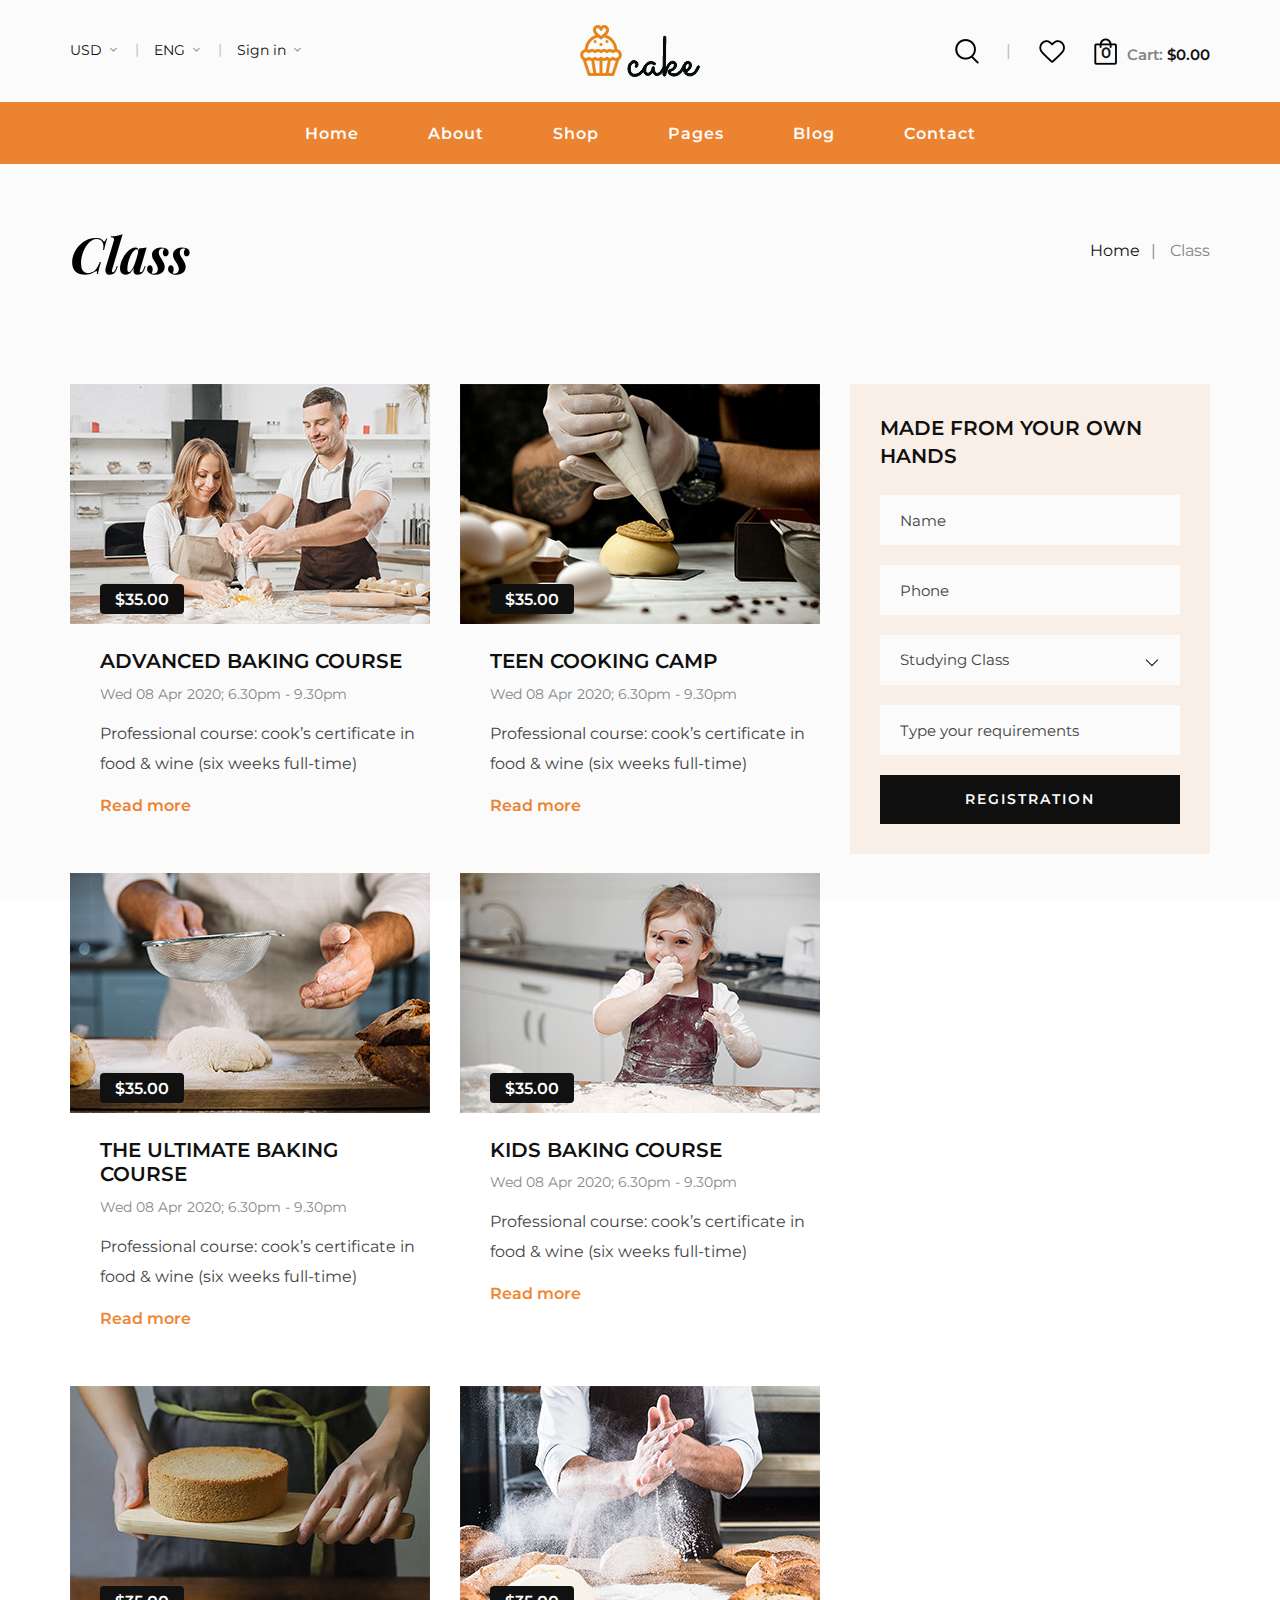
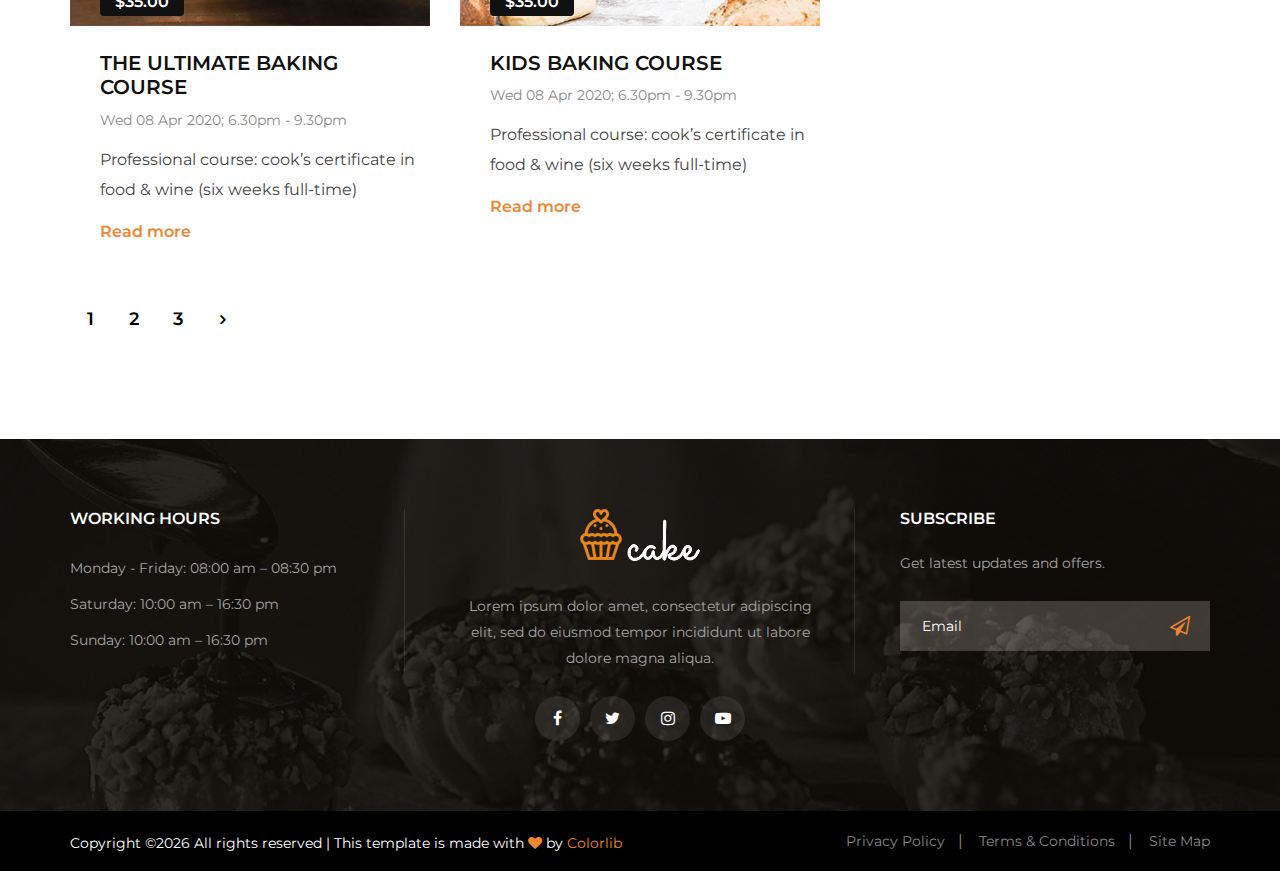
<file: cake-main/class.html>
<!DOCTYPE html>
<html lang="zxx">

<head>
    <meta charset="UTF-8">
    <meta name="description" content="Cake Template">
    <meta name="keywords" content="Cake, unica, creative, html">
    <meta name="viewport" content="width=device-width, initial-scale=1.0">
    <meta http-equiv="X-UA-Compatible" content="ie=edge">
    <title>Cake | Template</title>

    <!-- Google Font -->
    <link href="https://fonts.googleapis.com/css2?family=Playfair+Display:wght@400;500;600;700;800;900&display=swap"
    rel="stylesheet">
    <link href="https://fonts.googleapis.com/css2?family=Montserrat:wght@300;400;500;600;700;800;900&display=swap"
    rel="stylesheet">

    <!-- Css Styles -->
    <link rel="stylesheet" href="css/bootstrap.min.css" type="text/css">
    <link rel="stylesheet" href="css/flaticon.css" type="text/css">
    <link rel="stylesheet" href="css/barfiller.css" type="text/css">
    <link rel="stylesheet" href="css/magnific-popup.css" type="text/css">
    <link rel="stylesheet" href="css/font-awesome.min.css" type="text/css">
    <link rel="stylesheet" href="css/elegant-icons.css" type="text/css">
    <link rel="stylesheet" href="css/nice-select.css" type="text/css">
    <link rel="stylesheet" href="css/owl.carousel.min.css" type="text/css">
    <link rel="stylesheet" href="css/slicknav.min.css" type="text/css">
    <link rel="stylesheet" href="css/style.css" type="text/css">
</head>

<body>
    <!-- Page Preloder -->
    <div id="preloder">
        <div class="loader"></div>
    </div>

    <!-- Offcanvas Menu Begin -->
    <div class="offcanvas-menu-overlay"></div>
    <div class="offcanvas-menu-wrapper">
        <div class="offcanvas__cart">
            <div class="offcanvas__cart__links">
                <a href="#" class="search-switch"><img src="img/icon/search.png" alt=""></a>
                <a href="#"><img src="img/icon/heart.png" alt=""></a>
            </div>
            <div class="offcanvas__cart__item">
                <a href="#"><img src="img/icon/cart.png" alt=""> <span>0</span></a>
                <div class="cart__price">Cart: <span>$0.00</span></div>
            </div>
        </div>
        <div class="offcanvas__logo">
            <a href="./index.html"><img src="img/logo.png" alt=""></a>
        </div>
        <div id="mobile-menu-wrap"></div>
        <div class="offcanvas__option">
            <ul>
                <li>USD <span class="arrow_carrot-down"></span>
                    <ul>
                        <li>EUR</li>
                        <li>USD</li>
                    </ul>
                </li>
                <li>ENG <span class="arrow_carrot-down"></span>
                    <ul>
                        <li>Spanish</li>
                        <li>ENG</li>
                    </ul>
                </li>
                <li><a href="#">Sign in</a> <span class="arrow_carrot-down"></span></li>
            </ul>
        </div>
    </div>
    <!-- Offcanvas Menu End -->

    <!-- Header Section Begin -->
    <header class="header">
        <div class="header__top">
            <div class="container">
                <div class="row">
                    <div class="col-lg-12">
                        <div class="header__top__inner">
                            <div class="header__top__left">
                                <ul>
                                    <li>USD <span class="arrow_carrot-down"></span>
                                        <ul>
                                            <li>EUR</li>
                                            <li>USD</li>
                                        </ul>
                                    </li>
                                    <li>ENG <span class="arrow_carrot-down"></span>
                                        <ul>
                                            <li>Spanish</li>
                                            <li>ENG</li>
                                        </ul>
                                    </li>
                                    <li><a href="#">Sign in</a> <span class="arrow_carrot-down"></span></li>
                                </ul>
                            </div>
                            <div class="header__logo">
                                <a href="./index.html"><img src="img/logo.png" alt=""></a>
                            </div>
                            <div class="header__top__right">
                                <div class="header__top__right__links">
                                    <a href="#" class="search-switch"><img src="img/icon/search.png" alt=""></a>
                                    <a href="#"><img src="img/icon/heart.png" alt=""></a>
                                </div>
                                <div class="header__top__right__cart">
                                    <a href="#"><img src="img/icon/cart.png" alt=""> <span>0</span></a>
                                    <div class="cart__price">Cart: <span>$0.00</span></div>
                                </div>
                            </div>
                        </div>
                    </div>
                </div>
                <div class="canvas__open"><i class="fa fa-bars"></i></div>
            </div>
        </div>
        <div class="container">
            <div class="row">
                <div class="col-lg-12">
                    <nav class="header__menu mobile-menu">
                        <ul>
                            <li><a href="./index.html">Home</a></li>
                            <li><a href="./about.html">About</a></li>
                            <li><a href="./shop.html">Shop</a></li>
                            <li><a href="#">Pages</a>
                                <ul class="dropdown">
                                    <li><a href="./shop-details.html">Shop Details</a></li>
                                    <li><a href="./shoping-cart.html">Shoping Cart</a></li>
                                    <li><a href="./checkout.html">Check Out</a></li>
                                    <li><a href="./wisslist.html">Wisslist</a></li>
                                    <li><a href="./class.html">Class</a></li>
                                    <li><a href="./blog-details.html">Blog Details</a></li>
                                </ul>
                            </li>
                            <li><a href="./blog.html">Blog</a></li>
                            <li><a href="./contact.html">Contact</a></li>
                        </ul>
                    </nav>
                </div>
            </div>
        </div>
    </header>
    <!-- Header Section End -->

    <!-- Breadcrumb Begin -->
    <div class="breadcrumb-option">
        <div class="container">
            <div class="row">
                <div class="col-lg-6 col-md-6 col-sm-6">
                    <div class="breadcrumb__text">
                        <h2>Class</h2>
                    </div>
                </div>
                <div class="col-lg-6 col-md-6 col-sm-6">
                    <div class="breadcrumb__links">
                        <a href="./index.html">Home</a>
                        <span>Class</span>
                    </div>
                </div>
            </div>
        </div>
    </div>
    <!-- Breadcrumb End -->

    <!-- Class Section Begin -->
    <section class="class-page spad">
        <div class="container">
            <div class="row">
                <div class="col-lg-8">
                    <div class="row">
                        <div class="col-lg-6 col-md-6 col-sm-6">
                            <div class="class__item">
                                <div class="class__item__pic set-bg" data-setbg="img/class/class-1.jpg">
                                    <div class="label">$35.00</div>
                                </div>
                                <div class="class__item__text">
                                    <h5><a href="#">ADVANCED BAKING COURSE</a></h5>
                                    <span>Wed 08 Apr 2020; 6.30pm - 9.30pm</span>
                                    <p>Professional course: cook’s certificate in food & wine (six weeks full-time)</p>
                                    <a href="#" class="read_more">Read more</a>
                                </div>
                            </div>
                        </div>
                        <div class="col-lg-6 col-md-6 col-sm-6">
                            <div class="class__item">
                                <div class="class__item__pic set-bg" data-setbg="img/class/class-2.jpg">
                                    <div class="label">$35.00</div>
                                </div>
                                <div class="class__item__text">
                                    <h5><a href="#">TEEN COOKING CAMP</a></h5>
                                    <span>Wed 08 Apr 2020; 6.30pm - 9.30pm</span>
                                    <p>Professional course: cook’s certificate in food & wine (six weeks full-time)</p>
                                    <a href="#" class="read_more">Read more</a>
                                </div>
                            </div>
                        </div>
                        <div class="col-lg-6 col-md-6 col-sm-6">
                            <div class="class__item">
                                <div class="class__item__pic set-bg" data-setbg="img/class/class-3.jpg">
                                    <div class="label">$35.00</div>
                                </div>
                                <div class="class__item__text">
                                    <h5><a href="#">THE ULTIMATE BAKING COURSE</a></h5>
                                    <span>Wed 08 Apr 2020; 6.30pm - 9.30pm</span>
                                    <p>Professional course: cook’s certificate in food & wine (six weeks full-time)</p>
                                    <a href="#" class="read_more">Read more</a>
                                </div>
                            </div>
                        </div>
                        <div class="col-lg-6 col-md-6 col-sm-6">
                            <div class="class__item">
                                <div class="class__item__pic set-bg" data-setbg="img/class/class-4.jpg">
                                    <div class="label">$35.00</div>
                                </div>
                                <div class="class__item__text">
                                    <h5><a href="#">KIDS BAKING COURSE</a></h5>
                                    <span>Wed 08 Apr 2020; 6.30pm - 9.30pm</span>
                                    <p>Professional course: cook’s certificate in food & wine (six weeks full-time)</p>
                                    <a href="#" class="read_more">Read more</a>
                                </div>
                            </div>
                        </div>
                        <div class="col-lg-6 col-md-6 col-sm-6">
                            <div class="class__item">
                                <div class="class__item__pic set-bg" data-setbg="img/class/class-5.jpg">
                                    <div class="label">$35.00</div>
                                </div>
                                <div class="class__item__text">
                                    <h5><a href="#">THE ULTIMATE BAKING COURSE</a></h5>
                                    <span>Wed 08 Apr 2020; 6.30pm - 9.30pm</span>
                                    <p>Professional course: cook’s certificate in food & wine (six weeks full-time)</p>
                                    <a href="#" class="read_more">Read more</a>
                                </div>
                            </div>
                        </div>
                        <div class="col-lg-6 col-md-6 col-sm-6">
                            <div class="class__item">
                                <div class="class__item__pic set-bg" data-setbg="img/class/class-6.jpg">
                                    <div class="label">$35.00</div>
                                </div>
                                <div class="class__item__text">
                                    <h5><a href="#">KIDS BAKING COURSE</a></h5>
                                    <span>Wed 08 Apr 2020; 6.30pm - 9.30pm</span>
                                    <p>Professional course: cook’s certificate in food & wine (six weeks full-time)</p>
                                    <a href="#" class="read_more">Read more</a>
                                </div>
                            </div>
                        </div>
                    </div>
                    <div class="shop__pagination">
                        <a href="#">1</a>
                        <a href="#">2</a>
                        <a href="#">3</a>
                        <a href="#"><span class="arrow_carrot-right"></span></a>
                    </div>
                </div>
                <div class="col-lg-4">
                    <div class="class__sidebar">
                        <h5>Made from your own hands</h5>
                        <form action="#">
                            <input type="text" placeholder="Name">
                            <input type="text" placeholder="Phone">
                            <select>
                                <option value="">Studying Class</option>
                                <option value="">Writting Class</option>
                                <option value="">Reading Class</option>
                            </select>
                            <input type="text" placeholder="Type your requirements">
                            <button type="submit" class="site-btn">registration</button>
                        </form>
                    </div>
                </div>
            </div>
        </div>
    </section>
    <!-- Class Section End -->

    <!-- Footer Section Begin -->
    <footer class="footer set-bg" data-setbg="img/footer-bg.jpg">
        <div class="container">
            <div class="row">
                <div class="col-lg-4 col-md-6 col-sm-6">
                    <div class="footer__widget">
                        <h6>WORKING HOURS</h6>
                        <ul>
                            <li>Monday - Friday: 08:00 am – 08:30 pm</li>
                            <li>Saturday: 10:00 am – 16:30 pm</li>
                            <li>Sunday: 10:00 am – 16:30 pm</li>
                        </ul>
                    </div>
                </div>
                <div class="col-lg-4 col-md-6 col-sm-6">
                    <div class="footer__about">
                        <div class="footer__logo">
                            <a href="#"><img src="img/footer-logo.png" alt=""></a>
                        </div>
                        <p>Lorem ipsum dolor amet, consectetur adipiscing elit, sed do eiusmod tempor incididunt ut
                        labore dolore magna aliqua.</p>
                        <div class="footer__social">
                            <a href="#"><i class="fa fa-facebook"></i></a>
                            <a href="#"><i class="fa fa-twitter"></i></a>
                            <a href="#"><i class="fa fa-instagram"></i></a>
                            <a href="#"><i class="fa fa-youtube-play"></i></a>
                        </div>
                    </div>
                </div>
                <div class="col-lg-4 col-md-6 col-sm-6">
                    <div class="footer__newslatter">
                        <h6>Subscribe</h6>
                        <p>Get latest updates and offers.</p>
                        <form action="#">
                            <input type="text" placeholder="Email">
                            <button type="submit"><i class="fa fa-send-o"></i></button>
                        </form>
                    </div>
                </div>
            </div>
        </div>
        <div class="copyright">
            <div class="container">
                <div class="row">
                    <div class="col-lg-7">
                        <p class="copyright__text text-white"><!-- Link back to Colorlib can't be removed. Template is licensed under CC BY 3.0. -->
                          Copyright &copy;<script>document.write(new Date().getFullYear());</script> All rights reserved | This template is made with <i class="fa fa-heart" aria-hidden="true"></i> by <a href="https://colorlib.com" target="_blank">Colorlib</a>
                          <!-- Link back to Colorlib can't be removed. Template is licensed under CC BY 3.0. -->
                      </p>
                  </div>
                  <div class="col-lg-5">
                    <div class="copyright__widget">
                        <ul>
                            <li><a href="#">Privacy Policy</a></li>
                            <li><a href="#">Terms & Conditions</a></li>
                            <li><a href="#">Site Map</a></li>
                        </ul>
                    </div>
                </div>
            </div>
        </div>
    </div>
</footer>
<!-- Footer Section End -->

<!-- Search Begin -->
<div class="search-model">
    <div class="h-100 d-flex align-items-center justify-content-center">
        <div class="search-close-switch">+</div>
        <form class="search-model-form">
            <input type="text" id="search-input" placeholder="Search here.....">
        </form>
    </div>
</div>
<!-- Search End -->

<!-- Js Plugins -->
<script src="js/jquery-3.3.1.min.js"></script>
<script src="js/bootstrap.min.js"></script>
<script src="js/jquery.nice-select.min.js"></script>
<script src="js/jquery.barfiller.js"></script>
<script src="js/jquery.magnific-popup.min.js"></script>
<script src="js/jquery.slicknav.js"></script>
<script src="js/owl.carousel.min.js"></script>
<script src="js/jquery.nicescroll.min.js"></script>
<script src="js/main.js"></script>
</body>

</html>
</file>
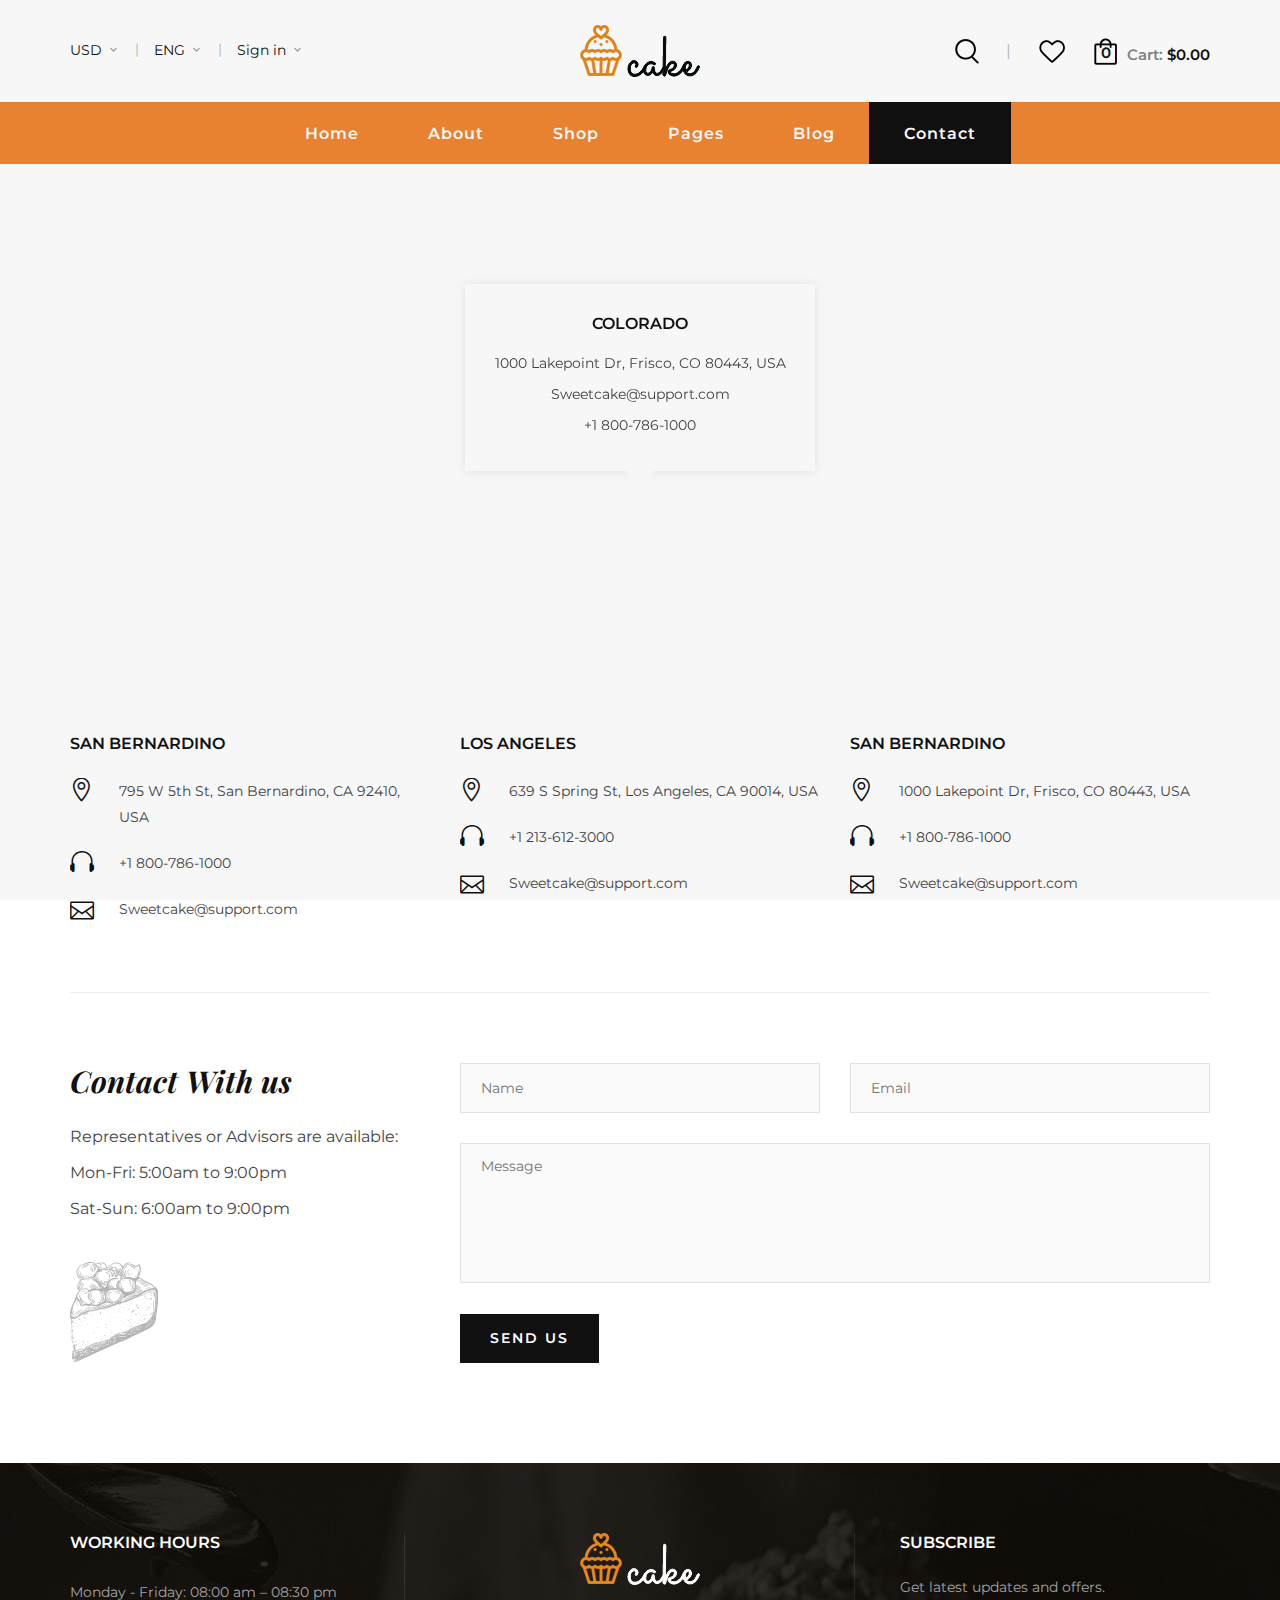
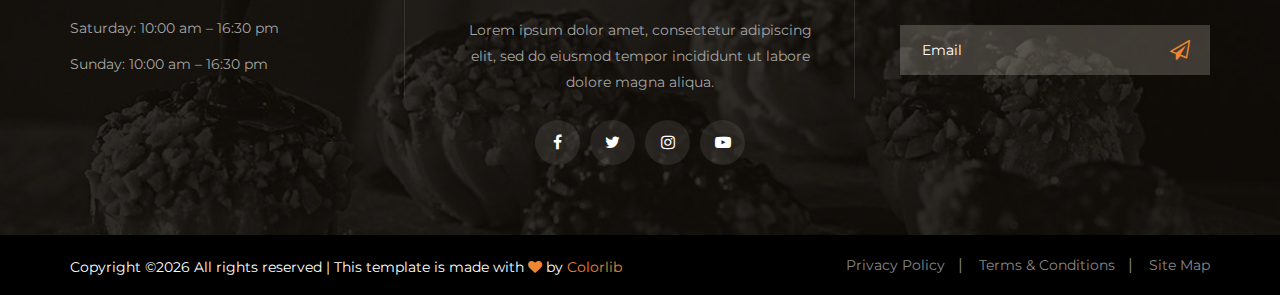
<file: cake-main/contact.html>
<!DOCTYPE html>
<html lang="zxx">

<head>
    <meta charset="UTF-8">
    <meta name="description" content="Cake Template">
    <meta name="keywords" content="Cake, unica, creative, html">
    <meta name="viewport" content="width=device-width, initial-scale=1.0">
    <meta http-equiv="X-UA-Compatible" content="ie=edge">
    <title>Cake | Template</title>

    <!-- Google Font -->
    <link href="https://fonts.googleapis.com/css2?family=Playfair+Display:wght@400;500;600;700;800;900&display=swap"
    rel="stylesheet">
    <link href="https://fonts.googleapis.com/css2?family=Montserrat:wght@300;400;500;600;700;800;900&display=swap"
    rel="stylesheet">

    <!-- Css Styles -->
    <link rel="stylesheet" href="css/bootstrap.min.css" type="text/css">
    <link rel="stylesheet" href="css/flaticon.css" type="text/css">
    <link rel="stylesheet" href="css/barfiller.css" type="text/css">
    <link rel="stylesheet" href="css/magnific-popup.css" type="text/css">
    <link rel="stylesheet" href="css/font-awesome.min.css" type="text/css">
    <link rel="stylesheet" href="css/elegant-icons.css" type="text/css">
    <link rel="stylesheet" href="css/nice-select.css" type="text/css">
    <link rel="stylesheet" href="css/owl.carousel.min.css" type="text/css">
    <link rel="stylesheet" href="css/slicknav.min.css" type="text/css">
    <link rel="stylesheet" href="css/style.css" type="text/css">
</head>

<body>
    <!-- Page Preloder -->
    <div id="preloder">
        <div class="loader"></div>
    </div>

    <!-- Offcanvas Menu Begin -->
    <div class="offcanvas-menu-overlay"></div>
    <div class="offcanvas-menu-wrapper">
        <div class="offcanvas__cart">
            <div class="offcanvas__cart__links">
                <a href="#" class="search-switch"><img src="img/icon/search.png" alt=""></a>
                <a href="#"><img src="img/icon/heart.png" alt=""></a>
            </div>
            <div class="offcanvas__cart__item">
                <a href="#"><img src="img/icon/cart.png" alt=""> <span>0</span></a>
                <div class="cart__price">Cart: <span>$0.00</span></div>
            </div>
        </div>
        <div class="offcanvas__logo">
            <a href="./index.html"><img src="img/logo.png" alt=""></a>
        </div>
        <div id="mobile-menu-wrap"></div>
        <div class="offcanvas__option">
            <ul>
                <li>USD <span class="arrow_carrot-down"></span>
                    <ul>
                        <li>EUR</li>
                        <li>USD</li>
                    </ul>
                </li>
                <li>ENG <span class="arrow_carrot-down"></span>
                    <ul>
                        <li>Spanish</li>
                        <li>ENG</li>
                    </ul>
                </li>
                <li><a href="#">Sign in</a> <span class="arrow_carrot-down"></span></li>
            </ul>
        </div>
    </div>
    <!-- Offcanvas Menu End -->

    <!-- Header Section Begin -->
    <header class="header">
        <div class="header__top">
            <div class="container">
                <div class="row">
                    <div class="col-lg-12">
                        <div class="header__top__inner">
                            <div class="header__top__left">
                                <ul>
                                    <li>USD <span class="arrow_carrot-down"></span>
                                        <ul>
                                            <li>EUR</li>
                                            <li>USD</li>
                                        </ul>
                                    </li>
                                    <li>ENG <span class="arrow_carrot-down"></span>
                                        <ul>
                                            <li>Spanish</li>
                                            <li>ENG</li>
                                        </ul>
                                    </li>
                                    <li><a href="#">Sign in</a> <span class="arrow_carrot-down"></span></li>
                                </ul>
                            </div>
                            <div class="header__logo">
                                <a href="./index.html"><img src="img/logo.png" alt=""></a>
                            </div>
                            <div class="header__top__right">
                                <div class="header__top__right__links">
                                    <a href="#" class="search-switch"><img src="img/icon/search.png" alt=""></a>
                                    <a href="#"><img src="img/icon/heart.png" alt=""></a>
                                </div>
                                <div class="header__top__right__cart">
                                    <a href="#"><img src="img/icon/cart.png" alt=""> <span>0</span></a>
                                    <div class="cart__price">Cart: <span>$0.00</span></div>
                                </div>
                            </div>
                        </div>
                    </div>
                </div>
                <div class="canvas__open"><i class="fa fa-bars"></i></div>
            </div>
        </div>
        <div class="container">
            <div class="row">
                <div class="col-lg-12">
                    <nav class="header__menu mobile-menu">
                        <ul>
                            <li><a href="./index.html">Home</a></li>
                            <li><a href="./about.html">About</a></li>
                            <li><a href="./shop.html">Shop</a></li>
                            <li><a href="#">Pages</a>
                                <ul class="dropdown">
                                    <li><a href="./shop-details.html">Shop Details</a></li>
                                    <li><a href="./shoping-cart.html">Shoping Cart</a></li>
                                    <li><a href="./checkout.html">Check Out</a></li>
                                    <li><a href="./wisslist.html">Wisslist</a></li>
                                    <li><a href="./Class.html">Class</a></li>
                                    <li><a href="./blog-details.html">Blog Details</a></li>
                                </ul>
                            </li>
                            <li><a href="./blog.html">Blog</a></li>
                            <li class="active"><a href="./contact.html">Contact</a></li>
                        </ul>
                    </nav>
                </div>
            </div>
        </div>
    </header>
    <!-- Header Section End -->

    <!-- Contact Section Begin -->
    <section class="contact spad">
        <div class="container">
            <div class="map">
                <div class="container">
                    <div class="row d-flex justify-content-center">
                        <div class="col-lg-4 col-md-7">
                            <div class="map__inner">
                                <h6>COlorado</h6>
                                <ul>
                                    <li>1000 Lakepoint Dr, Frisco, CO 80443, USA</li>
                                    <li>Sweetcake@support.com</li>
                                    <li>+1 800-786-1000</li>
                                </ul>
                            </div>
                        </div>
                    </div>
                </div>
                <div class="map__iframe">
                    <iframe src="https://www.google.com/maps/embed?pb=!1m14!1m12!1m3!1d10784.188505644011!2d19.053119335158936!3d47.48899529453826!2m3!1f0!2f0!3f0!3m2!1i1024!2i768!4f13.1!5e0!3m2!1sen!2sbd!4v1543907528304" height="300" style="border:0;" allowfullscreen="" aria-hidden="false" tabindex="0"></iframe>
                </div>
            </div>
            <div class="contact__address">
                <div class="row">
                    <div class="col-lg-4 col-md-6 col-sm-6">
                        <div class="contact__address__item">
                            <h6>san bernardino</h6>
                            <ul>
                                <li>
                                    <span class="icon_pin_alt"></span>
                                    <p>795 W 5th St, San Bernardino, CA 92410, USA</p>
                                </li>
                                <li><span class="icon_headphones"></span>
                                    <p>+1 800-786-1000</p>
                                </li>
                                <li><span class="icon_mail_alt"></span>
                                    <p>Sweetcake@support.com</p>
                                </li>
                            </ul>
                        </div>
                    </div>
                    <div class="col-lg-4 col-md-6 col-sm-6">
                        <div class="contact__address__item">
                            <h6>Los angeles</h6>
                            <ul>
                                <li>
                                    <span class="icon_pin_alt"></span>
                                    <p>639 S Spring St, Los Angeles, CA 90014, USA</p>
                                </li>
                                <li><span class="icon_headphones"></span>
                                    <p>+1 213-612-3000</p>
                                </li>
                                <li><span class="icon_mail_alt"></span>
                                    <p>Sweetcake@support.com</p>
                                </li>
                            </ul>
                        </div>
                    </div>
                    <div class="col-lg-4 col-md-6 col-sm-6">
                        <div class="contact__address__item">
                            <h6>san bernardino</h6>
                            <ul>
                                <li>
                                    <span class="icon_pin_alt"></span>
                                    <p>1000 Lakepoint Dr, Frisco, CO 80443, USA</p>
                                </li>
                                <li><span class="icon_headphones"></span>
                                    <p>+1 800-786-1000</p>
                                </li>
                                <li><span class="icon_mail_alt"></span>
                                    <p>Sweetcake@support.com</p>
                                </li>
                            </ul>
                        </div>
                    </div>
                </div>
            </div>
            <div class="row">
                <div class="col-lg-4">
                    <div class="contact__text">
                        <h3>Contact With us</h3>
                        <ul>
                            <li>Representatives or Advisors are available:</li>
                            <li>Mon-Fri: 5:00am to 9:00pm</li>
                            <li>Sat-Sun: 6:00am to 9:00pm</li>
                        </ul>
                        <img src="img/cake-piece.png" alt="">
                    </div>
                </div>
                <div class="col-lg-8">
                    <div class="contact__form">
                        <form action="#">
                            <div class="row">
                                <div class="col-lg-6">
                                    <input type="text" placeholder="Name">
                                </div>
                                <div class="col-lg-6">
                                    <input type="text" placeholder="Email">
                                </div>
                                <div class="col-lg-12">
                                    <textarea placeholder="Message"></textarea>
                                    <button type="submit" class="site-btn">Send Us</button>
                                </div>
                            </div>
                        </form>
                    </div>
                </div>
            </div>
        </div>
    </section>
    <!-- Contact Section End -->

    <!-- Footer Section Begin -->
    <footer class="footer set-bg" data-setbg="img/footer-bg.jpg">
        <div class="container">
            <div class="row">
                <div class="col-lg-4">
                    <div class="footer__widget">
                        <h6>WORKING HOURS</h6>
                        <ul>
                            <li>Monday - Friday: 08:00 am – 08:30 pm</li>
                            <li>Saturday: 10:00 am – 16:30 pm</li>
                            <li>Sunday: 10:00 am – 16:30 pm</li>
                        </ul>
                    </div>
                </div>
                <div class="col-lg-4">
                    <div class="footer__about">
                        <div class="footer__logo">
                            <a href="#"><img src="img/footer-logo.png" alt=""></a>
                        </div>
                        <p>Lorem ipsum dolor amet, consectetur adipiscing elit, sed do eiusmod tempor incididunt ut
                        labore dolore magna aliqua.</p>
                        <div class="footer__social">
                            <a href="#"><i class="fa fa-facebook"></i></a>
                            <a href="#"><i class="fa fa-twitter"></i></a>
                            <a href="#"><i class="fa fa-instagram"></i></a>
                            <a href="#"><i class="fa fa-youtube-play"></i></a>
                        </div>
                    </div>
                </div>
                <div class="col-lg-4">
                    <div class="footer__newslatter">
                        <h6>Subscribe</h6>
                        <p>Get latest updates and offers.</p>
                        <form action="#">
                            <input type="text" placeholder="Email">
                            <button type="submit"><i class="fa fa-send-o"></i></button>
                        </form>
                    </div>
                </div>
            </div>
        </div>
        <div class="copyright">
            <div class="container">
                <div class="row">
                    <div class="col-lg-7">
                        <p class="copyright__text text-white"><!-- Link back to Colorlib can't be removed. Template is licensed under CC BY 3.0. -->
                          Copyright &copy;<script>document.write(new Date().getFullYear());</script> All rights reserved | This template is made with <i class="fa fa-heart" aria-hidden="true"></i> by <a href="https://colorlib.com" target="_blank">Colorlib</a>
                          <!-- Link back to Colorlib can't be removed. Template is licensed under CC BY 3.0. -->
                      </p>
                  </div>
                  <div class="col-lg-5">
                    <div class="copyright__widget">
                        <ul>
                            <li><a href="#">Privacy Policy</a></li>
                            <li><a href="#">Terms & Conditions</a></li>
                            <li><a href="#">Site Map</a></li>
                        </ul>
                    </div>
                </div>
            </div>
        </div>
    </div>
</footer>
<!-- Footer Section End -->

<!-- Search Begin -->
<div class="search-model">
    <div class="h-100 d-flex align-items-center justify-content-center">
        <div class="search-close-switch">+</div>
        <form class="search-model-form">
            <input type="text" id="search-input" placeholder="Search here.....">
        </form>
    </div>
</div>
<!-- Search End -->

<!-- Js Plugins -->
<script src="js/jquery-3.3.1.min.js"></script>
<script src="js/bootstrap.min.js"></script>
<script src="js/jquery.nice-select.min.js"></script>
<script src="js/jquery.barfiller.js"></script>
<script src="js/jquery.magnific-popup.min.js"></script>
<script src="js/jquery.slicknav.js"></script>
<script src="js/owl.carousel.min.js"></script>
<script src="js/jquery.nicescroll.min.js"></script>
<script src="js/main.js"></script>
</body>

</html>
</file>
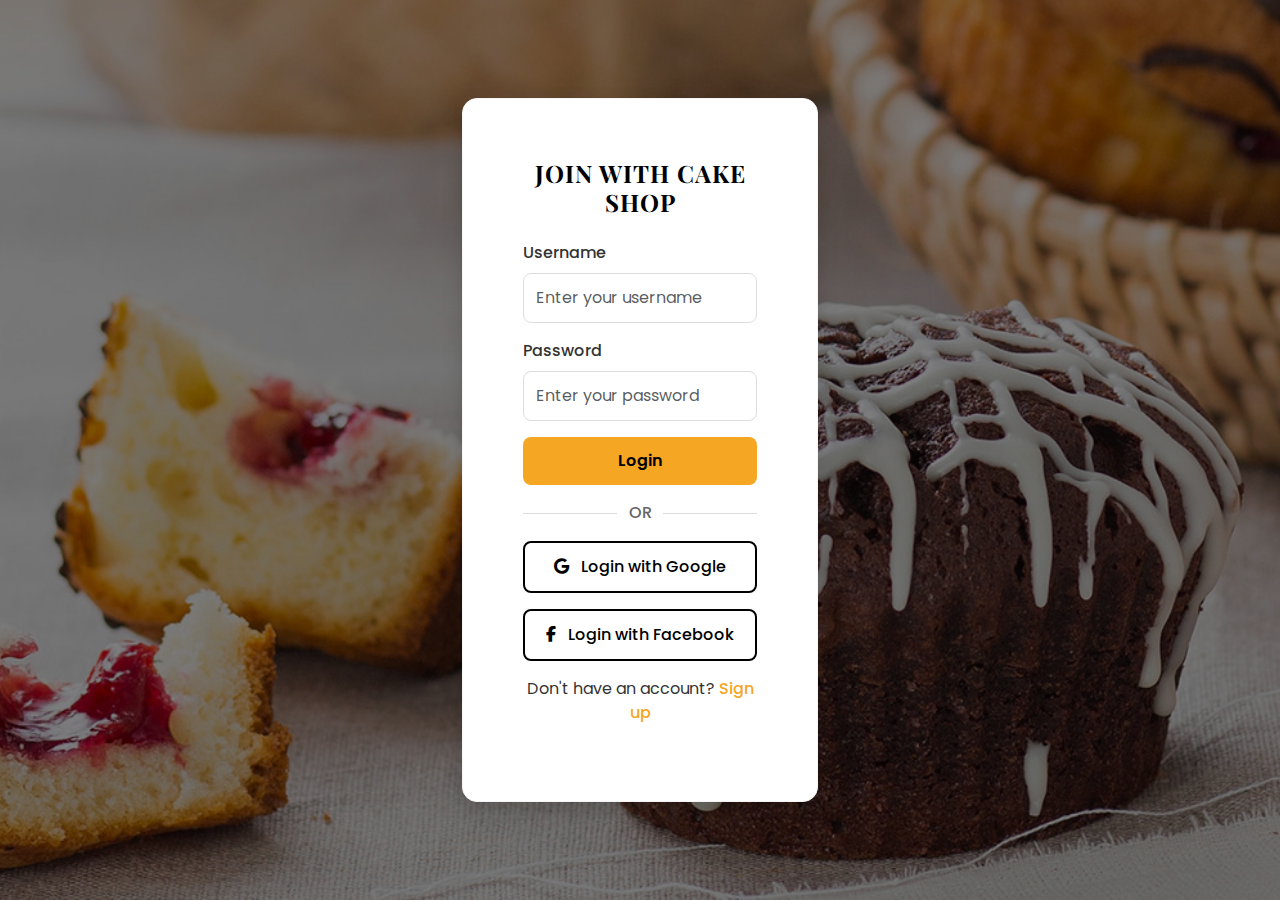
<file: cake-main/login.html>
<!DOCTYPE html>
<html lang="en">
	<head>
		<meta charset="UTF-8" />
		<meta name="viewport" content="width=device-width, initial-scale=1.0" />
		<title>Login - Cake Shop</title>

		<!-- Thêm Google Sign-In API -->
		<script src="https://accounts.google.com/gsi/client" async defer></script>

		<!-- Bootstrap CSS -->
		<link
			href="https://cdn.jsdelivr.net/npm/bootstrap@5.3.0/dist/css/bootstrap.min.css"
			rel="stylesheet"
		/>
		<!-- Font Awesome for icons -->
		<link
			rel="stylesheet"
			href="https://cdnjs.cloudflare.com/ajax/libs/font-awesome/6.4.0/css/all.min.css"
		/>
		<!-- Google Fonts -->
		<link
			href="https://fonts.googleapis.com/css2?family=Poppins:wght@300;400;600&family=Playfair+Display:wght@400;700&display=swap"
			rel="stylesheet"
		/>
		<style>
			body {
				font-family: "Poppins", sans-serif;
				background: url("./img/hero/hero-1.jpg") no-repeat center center fixed;
				background-size: cover;
				color: #333;
				margin: 0;
				position: relative;
			}

			/* Lớp phủ mờ cho hình nền */
			body::before {
				content: "";
				position: absolute;
				top: 0;
				left: 0;
				width: 100%;
				height: 100%;
				background: rgba(0, 0, 0, 0.5);
				/* Lớp phủ đen mờ */
				z-index: 1;
			}

			.login-section {
				min-height: 100vh;
				display: flex;
				align-items: center;
				justify-content: center;
				padding: 50px 0;
				position: relative;
				z-index: 2;
				/* Đặt nội dung trên lớp phủ */
			}

			.login-box {
				background: #fff;
				padding: 60px;
				border-radius: 15px;
				box-shadow: 0 8px 20px rgba(0, 0, 0, 0.15);
				border: 1px solid #f5f5f5;
			}

			.login-box h2 {
				font-family: "Playfair Display", serif;
				color: #000;
				font-size: 1.5rem;
				font-weight: 700;
				margin-bottom: 30px;
				letter-spacing: 1px;
				text-transform: uppercase;
			}

			.form-control {
				border-radius: 8px;
				border: 1px solid #ddd;
				padding: 12px;
				transition: border-color 0.3s ease, box-shadow 0.3s ease;
			}

			.form-control:focus {
				border-color: #f5a623;
				box-shadow: 0 0 8px rgba(245, 166, 35, 0.4);
				outline: none;
			}

			.form-label {
				font-weight: 500;
				color: #333;
			}

			.btn-primary {
				background-color: #f5a623;
				border: none;
				color: #000;
				font-weight: 600;
				border-radius: 8px;
				padding: 12px;
				transition: background-color 0.3s ease, color 0.3s ease,
					transform 0.2s ease;
			}

			.btn-primary:hover {
				background-color: #e6951e;
				color: #fff;
				transform: scale(1.05);
			}

			.text-center.my-3 {
				font-weight: 500;
				color: #666;
				position: relative;
			}

			.text-center.my-3::before,
			.text-center.my-3::after {
				content: "";
				position: absolute;
				top: 50%;
				width: 40%;
				height: 1px;
				background: #ddd;
			}

			.text-center.my-3::before {
				left: 0;
			}

			.text-center.my-3::after {
				right: 0;
			}

			.social-btn {
				border: 2px solid #000;
				color: #000;
				font-weight: 500;
				border-radius: 8px;
				padding: 12px;
				transition: background-color 0.3s ease, color 0.3s ease,
					transform 0.2s ease;
			}

			.social-btn:hover {
				background-color: #000;
				color: #fff;
				transform: scale(1.05);
				text-decoration: none;
			}

			.social-btn i {
				transition: color 0.3s ease;
			}

			.social-btn:hover i {
				color: #fff;
			}

			a {
				color: #f5a623;
				font-weight: 500;
				text-decoration: none;
				transition: color 0.3s ease;
			}

			a:hover {
				color: #e6951e;
				text-decoration: underline;
			}
		</style>
	</head>

	<body>
		<!-- Login Section -->
		<section class="login-section">
			<div class="container">
				<div class="row justify-content-center">
					<div class="col-md-6 col-lg-4">
						<div class="login-box">
							<h2 class="text-center mb-4">JOIN WITH CAKE SHOP</h2>
							<form id="loginForm">
								<div class="mb-3">
									<label for="username" class="form-label">Username</label>
									<input
										type="text"
										class="form-control"
										id="username"
										placeholder="Enter your username"
										required
									/>
								</div>
								<div class="mb-3">
									<label for="password" class="form-label">Password</label>
									<input
										type="password"
										class="form-control"
										id="password"
										placeholder="Enter your password"
										required
									/>
								</div>
								<div
									id="loginError"
									class="text-danger mb-3"
									style="display: none"
								></div>
								<div class="d-grid">
									<button type="submit" class="btn btn-primary">Login</button>
								</div>
							</form>
							<div class="text-center my-3">OR</div>
							<div class="d-grid mb-3">
								<a
									href="https://accounts.google.com/o/oauth2/v2/auth?client_id=627966361130-8t8ee0l2obeenvgg9470lgp8sqn5vva7.apps.googleusercontent.com&redirect_uri=http://localhost:8080/api/v1/oauth2/login/google/callback&response_type=code&scope=openid%20email%20profile"
									class="btn btn-outline-dark social-btn"
								>
									<i class="fab fa-google me-2"></i> Login with Google
								</a>
							</div>
							<div class="d-grid">
								<button class="btn btn-outline-dark social-btn">
									<i class="fab fa-facebook-f me-2"></i> Login with Facebook
								</button>
							</div>

							<p class="text-center mt-3">
								Don't have an account? <a href="register.html">Sign up</a>
							</p>
						</div>
					</div>
				</div>
			</div>
		</section>

		<!-- Bootstrap JS and jQuery -->
		<script src="https://code.jquery.com/jquery-3.6.0.min.js"></script>
		<script src="https://cdn.jsdelivr.net/npm/bootstrap@5.3.0/dist/js/bootstrap.bundle.min.js"></script>
		<script src="js/login.js" type="module"></script>
	</body>
</html>
</file>
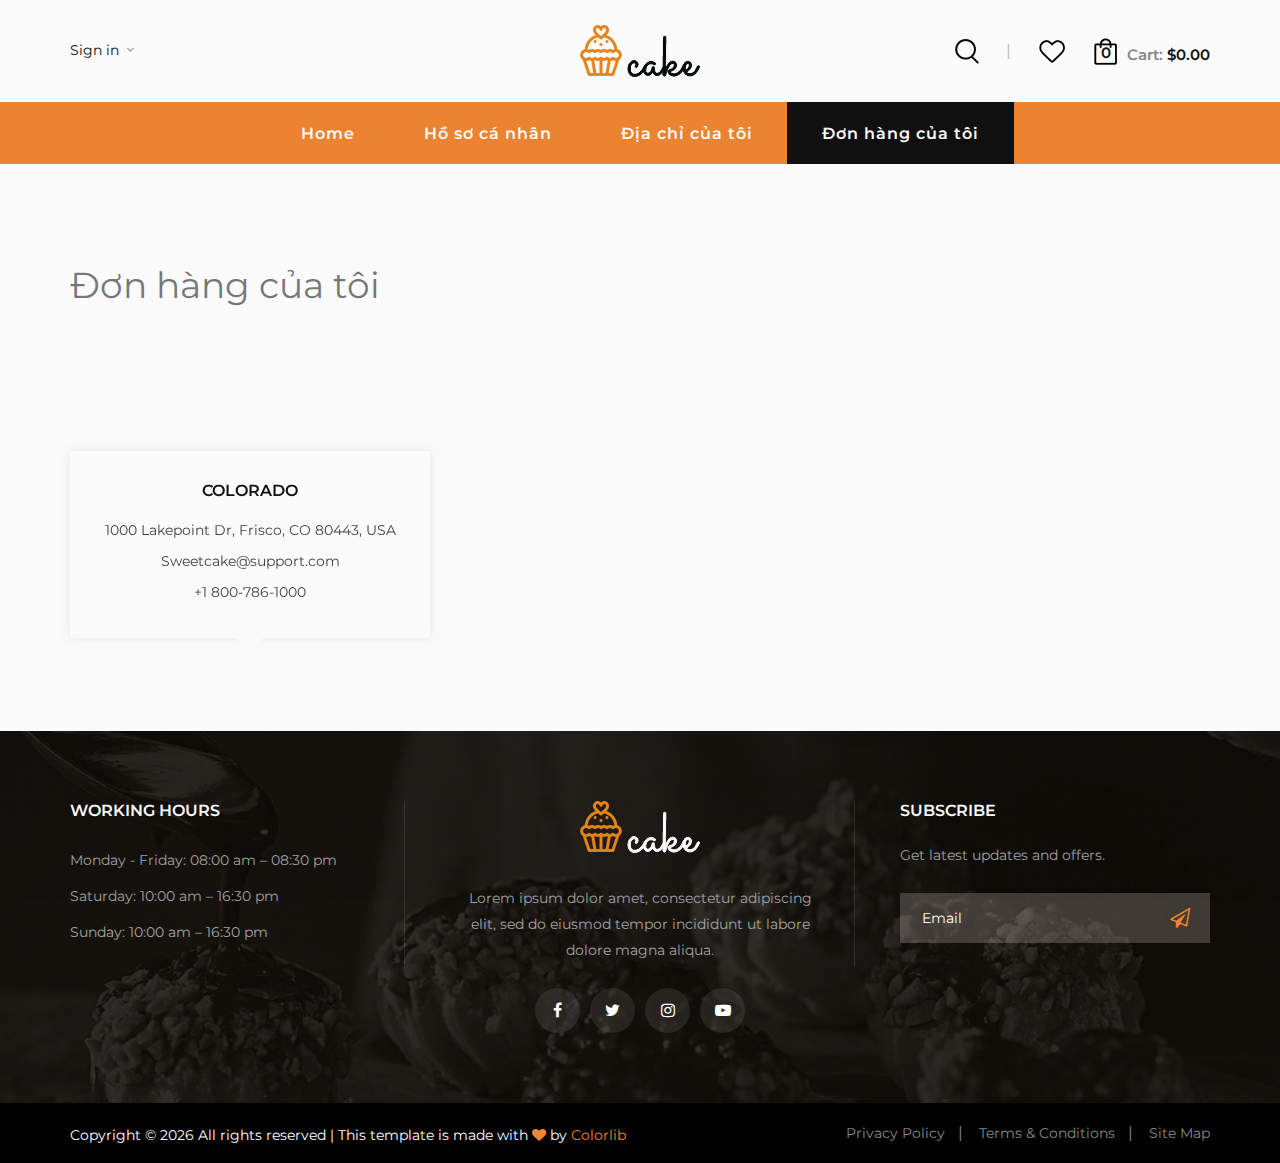
<file: cake-main/order.html>
<!DOCTYPE html>
<html lang="zxx">
	<head>
		<meta charset="UTF-8" />
		<meta name="description" content="Cake Template" />
		<meta name="keywords" content="Cake, unica, creative, html" />
		<meta name="viewport" content="width=device-width, initial-scale=1.0" />
		<meta http-equiv="X-UA-Compatible" content="ie=edge" />
		<title>Địa chỉ | Cake Shop</title>

		<!-- Google Font -->
		<link
			href="https://fonts.googleapis.com/css2?family=Playfair+Display:wght@400;500;600;700;800;900&display=swap"
			rel="stylesheet"
		/>
		<link
			href="https://fonts.googleapis.com/css2?family=Montserrat:wght@300;400;500;600;700;800;900&display=swap"
			rel="stylesheet"
		/>

		<!-- Css Styles -->
		<link rel="stylesheet" href="css/bootstrap.min.css" type="text/css" />
		<link rel="stylesheet" href="css/flaticon.css" type="text/css" />
		<link rel="stylesheet" href="css/barfiller.css" type="text/css" />
		<link rel="stylesheet" href="css/magnific-popup.css" type="text/css" />
		<link rel="stylesheet" href="css/font-awesome.min.css" type="text/css" />
		<link rel="stylesheet" href="css/elegant-icons.css" type="text/css" />
		<link rel="stylesheet" href="css/nice-select.css" type="text/css" />
		<link rel="stylesheet" href="css/owl.carousel.min.css" type="text/css" />
		<link rel="stylesheet" href="css/slicknav.min.css" type="text/css" />
		<link rel="stylesheet" href="css/style.css" type="text/css" />
	</head>

	<body>
		<!-- Page Preloder -->
		<div id="preloder">
			<div class="loader"></div>
		</div>

		<!-- Offcanvas Menu Begin -->
		<div class="offcanvas-menu-overlay"></div>
		<div class="offcanvas-menu-wrapper">
			<div class="offcanvas__cart">
				<div class="offcanvas__cart__links">
					<a href="#" class="search-switch"
						><img src="img/icon/search.png" alt=""
					/></a>
					<a href="#"><img src="img/icon/heart.png" alt="" /></a>
				</div>
				<div class="offcanvas__cart__item">
					<a href="#"><img src="img/icon/cart.png" alt="" /> <span>0</span></a>
					<div class="cart__price">Cart: <span>$0.00</span></div>
				</div>
			</div>
			<div class="offcanvas__logo">
				<a href="./index.html"><img src="img/logo.png" alt="" /></a>
			</div>
			<div id="mobile-menu-wrap"></div>
			<div class="offcanvas__option">
				<ul>
					<li>
						<a href="#" class="user-email">example@example.com</a>
						<span class="arrow_carrot-down"></span>
						<ul class="user-dropdown">
							<li><a href="profile.html">Tài khoản của tôi</a></li>
							<li><a href="orders.html">Đơn mua</a></li>
							<li><a href="login.html">Đăng xuất</a></li>
						</ul>
					</li>
				</ul>
			</div>
		</div>
		<!-- Offcanvas Menu End -->

		<!-- Header Section Begin -->
		<header class="header">
			<div class="header__top">
				<div class="container">
					<div class="row">
						<div class="col-lg-12">
							<div class="header__top__inner">
								<div class="header__top__left">
									<ul id="user-menu">
										<li id="user-section">
											<a href="login.html">Sign in</a>
											<span class="arrow_carrot-down"></span>
										</li>
									</ul>
								</div>
								<div class="header__logo">
									<a href="./index.html"><img src="img/logo.png" alt="" /></a>
								</div>
								<div class="header__top__right">
									<div class="header__top__right__links">
										<a href="#" class="search-switch"
											><img src="img/icon/search.png" alt=""
										/></a>
										<a href="#"><img src="img/icon/heart.png" alt="" /></a>
									</div>
									<div class="header__top__right__cart">
										<a href="#"
											><img src="img/icon/cart.png" alt="" /> <span>0</span></a
										>
										<div class="cart__price">Cart: <span>$0.00</span></div>
									</div>
								</div>
							</div>
						</div>
					</div>
					<div class="canvas__open"><i class="fa fa-bars"></i></div>
				</div>
			</div>
			<div class="container">
				<div class="row">
					<div class="col-lg-12">
						<nav class="header__menu mobile-menu">
							<ul>
								<li><a href="./index.html">Home</a></li>
								<li><a href="./profile.html">Hồ sơ cá nhân</a></li>
								<li><a href="./address.html">Địa chỉ của tôi</a></li>
								<li class="active">
									<a href="./order.html">Đơn hàng của tôi</a>
								</li>
							</ul>
						</nav>
					</div>
				</div>
			</div>
		</header>
		<!-- Header Section End -->

		<!-- Order List Section Begin -->
		<section class="order spad">
			<div class="container">
				<div class="row">
					<div class="col-lg-12">
						<div
							class="order__title d-flex justify-content-between align-items-center mb-4"
						>
							<h2>Đơn hàng của tôi</h2>
						</div>
						<div class="order__list"></div>
					</div>
				</div>
			</div>
		</section>
		<!-- Order List Section End -->

		<!-- Map Begin -->
		<div class="map">
			<div class="container">
				<div class="row">
					<div class="col-lg-4 col-md-7">
						<div class="map__inner">
							<h6>COlorado</h6>
							<ul>
								<li>1000 Lakepoint Dr, Frisco, CO 80443, USA</li>
								<li>Sweetcake@support.com</li>
								<li>+1 800-786-1000</li>
							</ul>
						</div>
					</div>
				</div>
			</div>
			<div class="map__iframe">
				<iframe
					src="https://www.google.com/maps/embed?pb=!1m14!1m12!1m3!1d10784.188505644011!2d19.053119335158936!3d47.48899529453826!2m3!1f0!2f0!3f0!3m2!1i1024!2i768!4f13.1!5e0!3m2!1sen!2sbd!4v1543907528304"
					height="300"
					style="border: 0"
					allowfullscreen=""
					aria-hidden="false"
					tabindex="0"
				></iframe>
			</div>
		</div>
		<!-- Map End -->

		<!-- Footer Section Begin -->
		<footer class="footer set-bg" data-setbg="img/footer-bg.jpg">
			<div class="container">
				<div class="row">
					<div class="col-lg-4 col-md-6 col-sm-6">
						<div class="footer__widget">
							<h6>WORKING HOURS</h6>
							<ul>
								<li>Monday - Friday: 08:00 am – 08:30 pm</li>
								<li>Saturday: 10:00 am – 16:30 pm</li>
								<li>Sunday: 10:00 am – 16:30 pm</li>
							</ul>
						</div>
					</div>
					<div class="col-lg-4 col-md-6 col-sm-6">
						<div class="footer__about">
							<div class="footer__logo">
								<a href="#"><img src="img/footer-logo.png" alt="" /></a>
							</div>
							<p>
								Lorem ipsum dolor amet, consectetur adipiscing elit, sed do
								eiusmod tempor incididunt ut labore dolore magna aliqua.
							</p>
							<div class="footer__social">
								<a href="#"><i class="fa fa-facebook"></i></a>
								<a href="#"><i class="fa fa-twitter"></i></a>
								<a href="#"><i class="fa fa-instagram"></i></a>
								<a href="#"><i class="fa fa-youtube-play"></i></a>
							</div>
						</div>
					</div>
					<div class="col-lg-4 col-md-6 col-sm-6">
						<div class="footer__newslatter">
							<h6>Subscribe</h6>
							<p>Get latest updates and offers.</p>
							<form action="#">
								<input type="text" placeholder="Email" />
								<button type="submit"><i class="fa fa-send-o"></i></button>
							</form>
						</div>
					</div>
				</div>
			</div>
			<div class="copyright">
				<div class="container">
					<div class="row">
						<div class="col-lg-7">
							<p class="copyright__text text-white">
								<!-- Link back to Colorlib can't be removed. Template is licensed under CC BY 3.0. -->
								Copyright &copy;
								<script>
									document.write(new Date().getFullYear());
								</script>
								All rights reserved | This template is made with
								<i class="fa fa-heart" aria-hidden="true"></i> by
								<a href="https://colorlib.com" target="_blank">Colorlib</a>
								<!-- Link back to Colorlib can't be removed. Template is licensed under CC BY 3.0. -->
							</p>
						</div>
						<div class="col-lg-5">
							<div class="copyright__widget">
								<ul>
									<li><a href="#">Privacy Policy</a></li>
									<li><a href="#">Terms & Conditions</a></li>
									<li><a href="#">Site Map</a></li>
								</ul>
							</div>
						</div>
					</div>
				</div>
			</div>
		</footer>
		<!-- Footer Section End -->

		<!-- Js Plugins -->
		<script src="js/jquery-3.3.1.min.js"></script>
		<script src="js/bootstrap.min.js"></script>
		<script src="js/bootstrap.bundle.min.js"></script>
		<script src="js/jquery.nice-select.min.js"></script>
		<script src="js/jquery.barfiller.js"></script>
		<script src="js/jquery.magnific-popup.min.js"></script>
		<script src="js/jquery.slicknav.js"></script>
		<script src="js/owl.carousel.min.js"></script>
		<script src="js/jquery.nicescroll.min.js"></script>
		<script src="js/main.js"></script>
		<script src="js/api.js" type="module"></script>
		<script src="js/order.js" type="module"></script>
	</body>
</html>
</file>
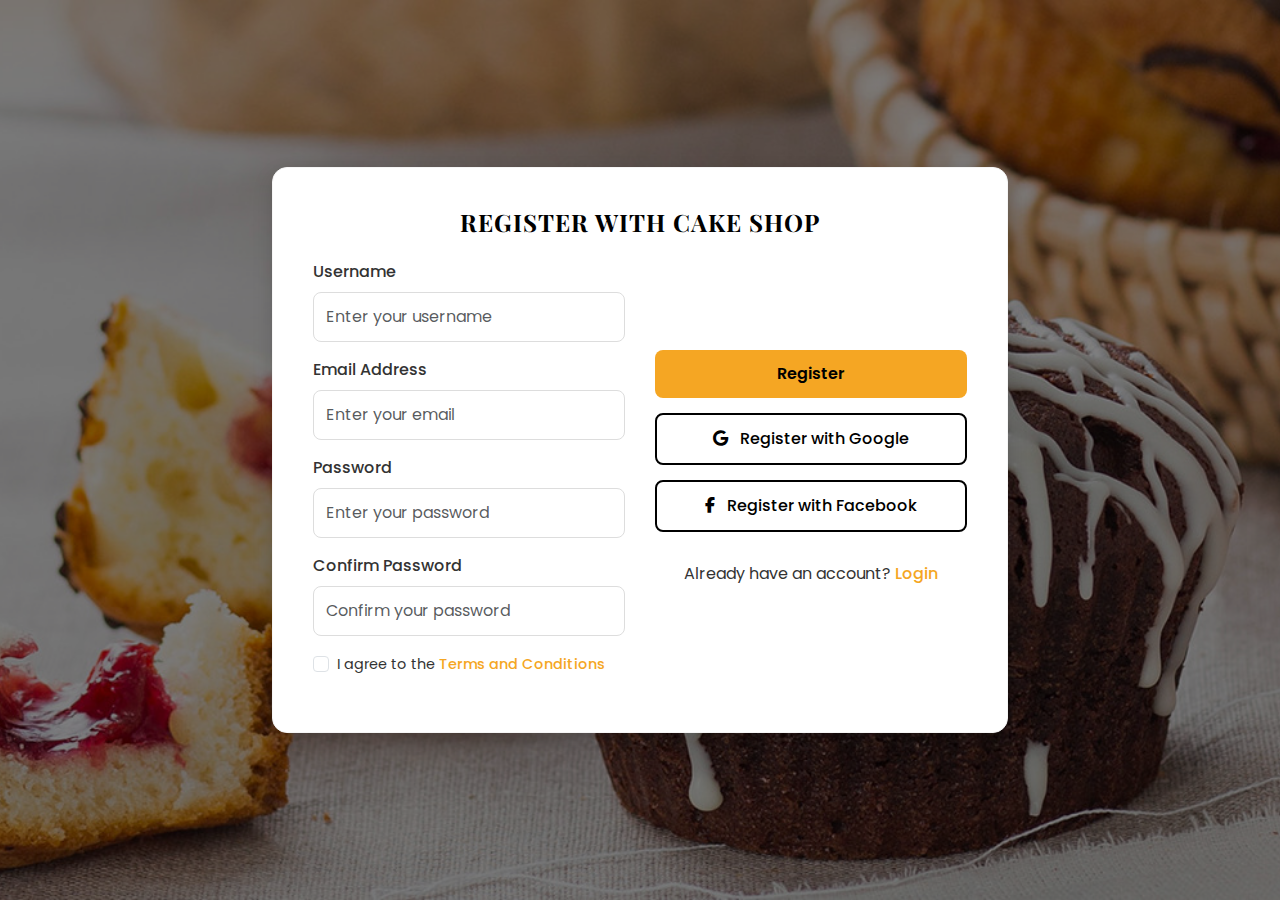
<file: cake-main/register.html>
<!DOCTYPE html>
<html lang="en">

<head>
    <meta charset="UTF-8">
    <meta name="viewport" content="width=device-width, initial-scale=1.0">
    <title>Register - Cake Shop</title>
    <!-- Thêm Google Sign-In API -->
    <script src="https://accounts.google.com/gsi/client" async defer></script>

    <!-- Bootstrap CSS -->
    <link href="https://cdn.jsdelivr.net/npm/bootstrap@5.3.0/dist/css/bootstrap.min.css" rel="stylesheet">
    <!-- Font Awesome for icons -->
    <link rel="stylesheet" href="https://cdnjs.cloudflare.com/ajax/libs/font-awesome/6.4.0/css/all.min.css">
    <!-- Google Fonts -->
    <link
        href="https://fonts.googleapis.com/css2?family=Poppins:wght@300;400;600&family=Playfair+Display:wght@400;700&display=swap"
        rel="stylesheet">
    <style>
        body {
            font-family: 'Poppins', sans-serif;
            background: url('./img/hero/hero-1.jpg') no-repeat center center fixed;
            background-size: cover;
            color: #333;
            margin: 0;
            position: relative;
        }

        /* Lớp phủ mờ cho hình nền */
        body::before {
            content: '';
            position: absolute;
            top: 0;
            left: 0;
            width: 100%;
            height: 100%;
            background: rgba(0, 0, 0, 0.5);
            /* Lớp phủ đen mờ */
            z-index: 1;
        }

        .register-section {
            min-height: 100vh;
            display: flex;
            align-items: center;
            justify-content: center;
            padding: 50px 0;
            position: relative;
            z-index: 2;
            /* Đặt nội dung trên lớp phủ */
        }

        .register-box {
            background: #fff;
            padding: 40px;
            border-radius: 15px;
            box-shadow: 0 8px 20px rgba(0, 0, 0, 0.15);
            border: 1px solid #f5f5f5;
            transition: transform 0.3s ease, box-shadow 0.3s ease;
            width: 100%;
            max-width: 800px;
            /* Tăng chiều rộng để chứa hai cột */
        }

        .register-box h2 {
            font-family: 'Playfair Display', serif;
            color: #000;
            font-size: 1.5rem;
            font-weight: 700;
            margin-bottom: 30px;
            letter-spacing: 1px;
            text-transform: uppercase;
        }

        .form-control {
            border-radius: 8px;
            border: 1px solid #ddd;
            padding: 12px;
            transition: border-color 0.3s ease, box-shadow 0.3s ease;
        }

        .form-control:focus {
            border-color: #F5A623;
            box-shadow: 0 0 8px rgba(245, 166, 35, 0.4);
            outline: none;
        }

        .form-label {
            font-weight: 500;
            color: #333;
        }

        .btn-primary {
            background-color: #F5A623;
            border: none;
            color: #000;
            font-weight: 600;
            border-radius: 8px;
            padding: 12px;
            transition: background-color 0.3s ease, color 0.3s ease, transform 0.2s ease;
        }

        .btn-primary:hover {
            background-color: #e6951e;
            color: #fff;
            transform: scale(1.05);
        }

        .social-btn {
            border: 2px solid #000;
            color: #000;
            font-weight: 500;
            border-radius: 8px;
            padding: 12px;
            transition: background-color 0.3s ease, color 0.3s ease, transform 0.2s ease;
        }

        .social-btn:hover {
            background-color: #000;
            color: #fff;
            transform: scale(1.05);
        }

        .social-btn i {
            transition: color 0.3s ease;
        }

        .social-btn:hover i {
            color: #fff;
        }

        a {
            color: #F5A623;
            font-weight: 500;
            text-decoration: none;
            transition: color 0.3s ease;
        }

        a:hover {
            color: #e6951e;
            text-decoration: underline;
        }

        .form-check-input:checked {
            background-color: #F5A623;
            border-color: #F5A623;
        }

        .form-check-label {
            font-size: 0.9rem;
            color: #333;
        }

        /* Chia cột: input bên trái, button bên phải */
        .register-content {
            display: flex;
            gap: 30px;
        }

        .input-section,
        .button-section {
            flex: 1;
        }

        .button-section {
            display: flex;
            flex-direction: column;
            justify-content: center;
            gap: 15px;
        }

        .button-section .btn {
            width: 100%;
        }

        .button-section p {
            margin-top: 15px;
            text-align: center;
        }
    </style>
</head>

<body>
    <!-- Register Section -->
    <section class="register-section">
        <div class="container">
            <div class="row justify-content-center">
                <div class="col-md-10 col-lg-8">
                    <div class="register-box">
                        <h2 class="text-center mb-4">REGISTER WITH CAKE SHOP</h2>
                        <div class="register-content">
                            <!-- Input Section (Bên trái) -->
                            <div class="input-section">
                                <form id="registerForm">
                                    <div class="mb-3">
                                        <label for="username" class="form-label">Username</label>
                                        <input type="text" class="form-control" id="username"
                                            placeholder="Enter your username" required>
                                    </div>
                                    <div class="mb-3">
                                        <label for="email" class="form-label">Email Address</label>
                                        <input type="email" class="form-control" id="email"
                                            placeholder="Enter your email" required>
                                    </div>
                                    <div class="mb-3">
                                        <label for="password" class="form-label">Password</label>
                                        <input type="password" class="form-control" id="password"
                                            placeholder="Enter your password" required>
                                    </div>
                                    <div class="mb-3">
                                        <label for="confirmPassword" class="form-label">Confirm Password</label>
                                        <input type="password" class="form-control" id="confirmPassword"
                                            placeholder="Confirm your password" required>
                                    </div>
                                    <div class="mb-3 form-check">
                                        <input type="checkbox" class="form-check-input" id="terms" required>
                                        <label class="form-check-label" for="terms">
                                            I agree to the <a href="#">Terms and Conditions</a>
                                        </label>
                                    </div>
                                </form>
                            </div>
                            <!-- Button Section (Bên phải) -->
                            <div class="button-section">
                                <button type="submit" form="registerForm" class="btn btn-primary">Register</button>
                                <button class="btn btn-outline-dark social-btn">
                                    <i class="fab fa-google me-2"></i> Register with Google
                                </button>
                                <button class="btn btn-outline-dark social-btn">
                                    <i class="fab fa-facebook-f me-2"></i> Register with Facebook
                                </button>
                                <p>Already have an account? <a href="login.html">Login</a></p>
                            </div>
                        </div>
                    </div>
                </div>
            </div>
        </div>
    </section>

    <!-- Bootstrap JS and jQuery -->
    <script src="https://code.jquery.com/jquery-3.6.0.min.js"></script>
    <script src="https://cdn.jsdelivr.net/npm/bootstrap@5.3.0/dist/js/bootstrap.bundle.min.js"></script>
    <!-- Custom JS -->
    <script>
        $(document).ready(function () {
            // Xử lý form đăng ký
            $('#registerForm').on('submit', function (e) {
                e.preventDefault();
                const username = $('#username').val();
                const email = $('#email').val();
                const password = $('#password').val();
                const confirmPassword = $('#confirmPassword').val();
                const terms = $('#terms').is(':checked');

                // Kiểm tra mật khẩu có khớp không
                if (password !== confirmPassword) {
                    alert('Passwords do not match!');
                    return;
                }

                // Kiểm tra đồng ý với điều khoản
                if (!terms) {
                    alert('Please agree to the Terms and Conditions!');
                    return;
                }

                // Ở đây bạn có thể thêm logic để gửi dữ liệu đến server
                console.log('Username:', username);
                console.log('Email:', email);
                console.log('Password:', password);
                console.log('Terms agreed:', terms);
                alert('Registration submitted! (This is a demo)');
            });

            // Xử lý nút đăng ký với Google/Facebook (chỉ là demo)
            $('.social-btn').on('click', function () {
                const provider = $(this).find('i').hasClass('fa-google') ? 'Google' : 'Facebook';
                alert(`Register with ${provider} clicked! (This is a demo)`);
                // Thêm logic để tích hợp đăng ký Google/Facebook ở đây
            });
        });
    </script>
</body>

</html>
</file>
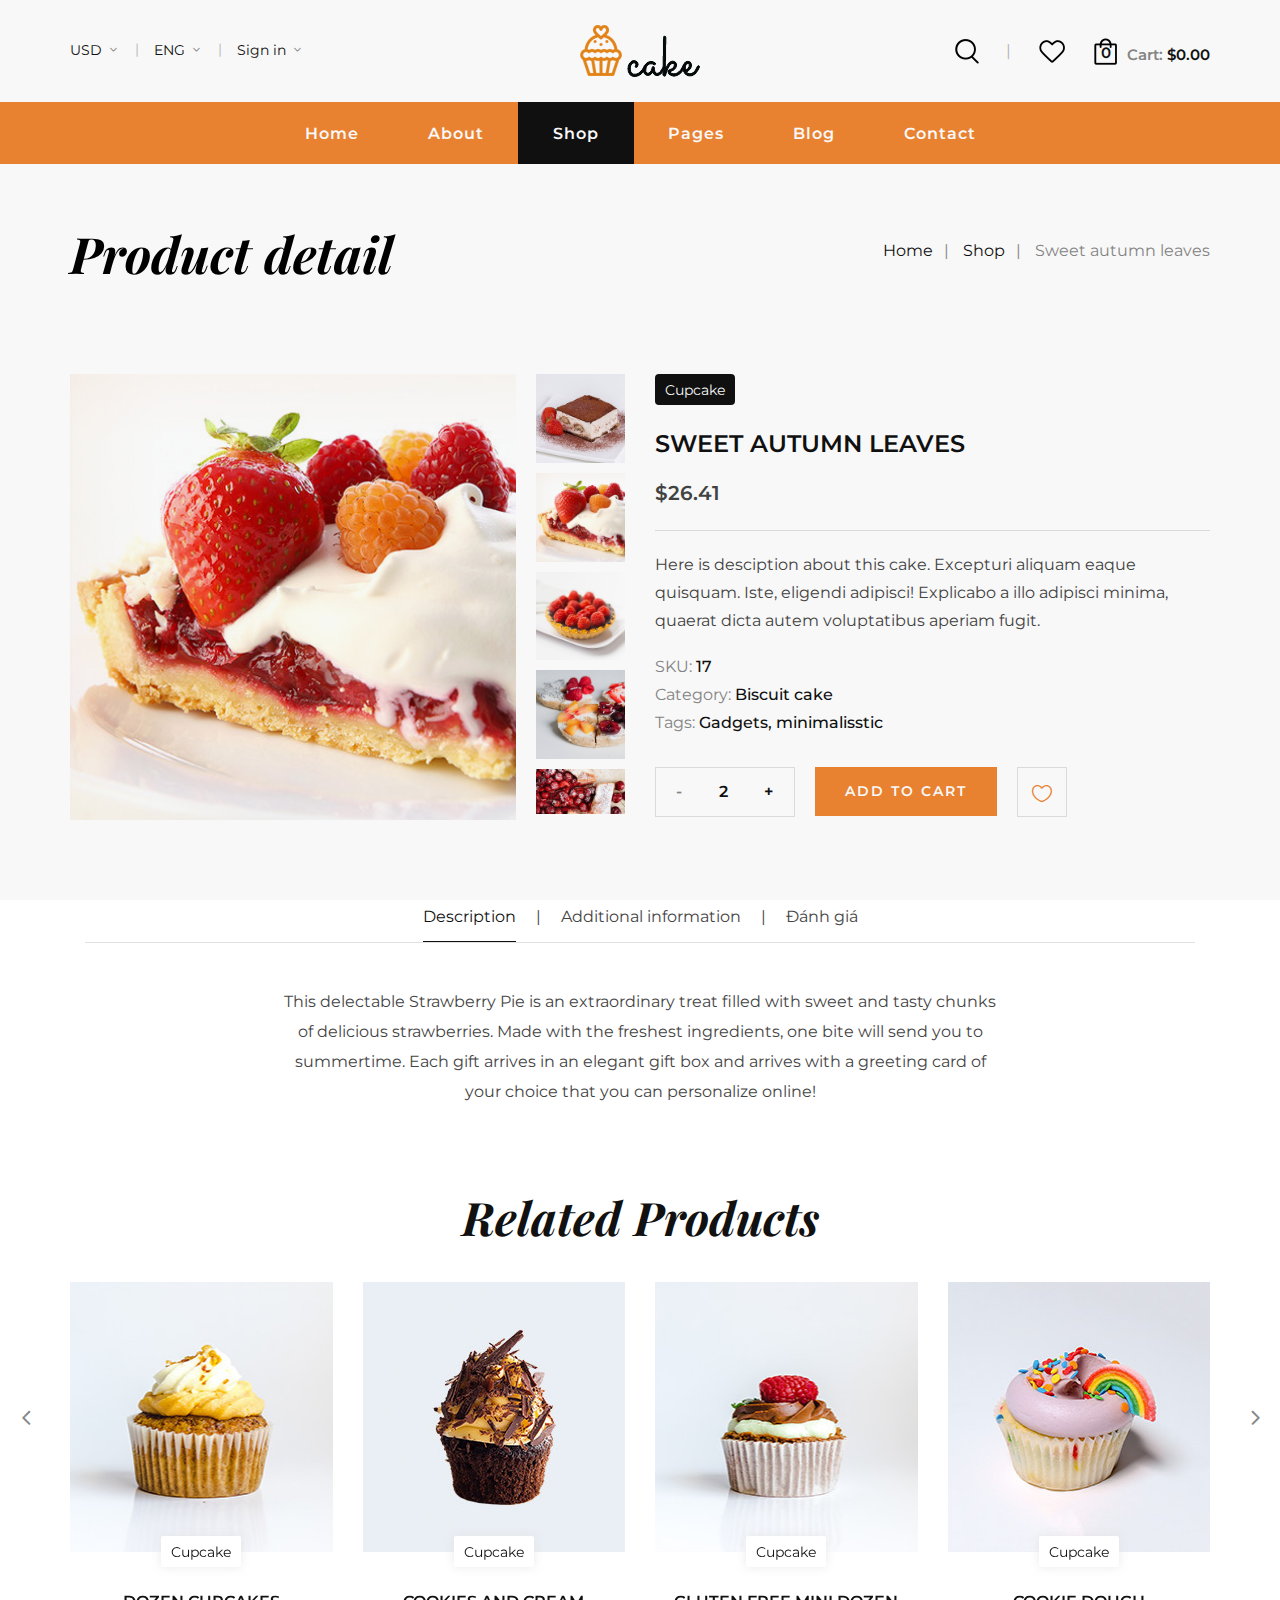
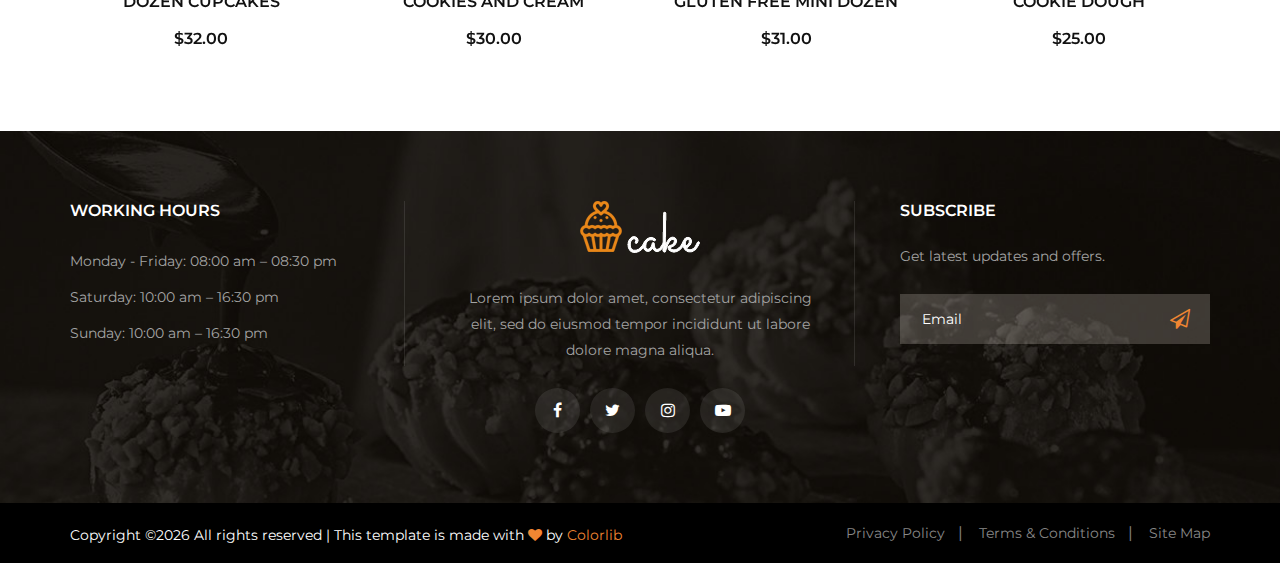
<file: cake-main/shop-details.html>
<!DOCTYPE html>
<html lang="zxx">

<head>
    <meta charset="UTF-8">
    <meta name="description" content="Cake Template">
    <meta name="keywords" content="Cake, unica, creative, html">
    <meta name="viewport" content="width=device-width, initial-scale=1.0">
    <meta http-equiv="X-UA-Compatible" content="ie=edge">
    <title>Cake | Template</title>

    <!-- Google Font -->
    <link href="https://fonts.googleapis.com/css2?family=Playfair+Display:wght@400;500;600;700;800;900&display=swap"
        rel="stylesheet">
    <link href="https://fonts.googleapis.com/css2?family=Montserrat:wght@300;400;500;600;700;800;900&display=swap"
        rel="stylesheet">

    <!-- Css Styles -->
    <link rel="stylesheet" href="css/bootstrap.min.css" type="text/css">
    <link rel="stylesheet" href="css/flaticon.css" type="text/css">
    <link rel="stylesheet" href="css/barfiller.css" type="text/css">
    <link rel="stylesheet" href="css/magnific-popup.css" type="text/css">
    <link rel="stylesheet" href="css/font-awesome.min.css" type="text/css">
    <link rel="stylesheet" href="css/elegant-icons.css" type="text/css">
    <link rel="stylesheet" href="css/nice-select.css" type="text/css">
    <link rel="stylesheet" href="css/owl.carousel.min.css" type="text/css">
    <link rel="stylesheet" href="css/slicknav.min.css" type="text/css">
    <link rel="stylesheet" href="css/style.css" type="text/css">

    <style>
        /* Cho phần preview */
        .submit-review-section .card {
            border: none;
            border-radius: 8px;
            background: #fff;
            transition: all 0.3s ease;
        }

        .submit-review-section .card:hover {
            box-shadow: 0 4px 15px rgba(0, 0, 0, 0.1);
        }

        .submit-review-section h5 {
            color: #1a1a1a;
            /* heading-color từ SCSS */
            font-weight: 600;
            text-transform: uppercase;
        }

        .star-rating-input i {
            transition: all 0.2s ease;
        }

        .star-rating-input i:hover,
        .star-rating-input i.active {
            color: #f5c518 !important;
            /* Màu vàng cho sao khi hover hoặc được chọn */
            transform: scale(1.1);
            /* Hiệu ứng phóng to nhẹ khi hover */
        }

        .submit-review-section .form-control {
            border: 1px solid #e1e1e1;
            border-radius: 6px;
            font-size: 16px;
            color: #444444;
            transition: all 0.3s ease;
        }

        .submit-review-section .form-control:focus {
            border-color: #f5a623;
            /* primary-color từ template */
            box-shadow: 0 0 5px rgba(245, 166, 35, 0.3);
        }

        .submit-review-section .primary-btn {
            background: #f5a623;
            /* primary-color */
            border: none;
            padding: 12px 0;
            font-size: 16px;
            font-weight: 600;
            color: #fff;
            text-transform: uppercase;
            border-radius: 6px;
            transition: all 0.3s ease;
        }

        .submit-review-section .primary-btn:hover {
            background: #e69500;
            /* Màu tối hơn khi hover */
            transform: translateY(-2px);
            /* Hiệu ứng nâng nhẹ khi hover */
            box-shadow: 0 4px 10px rgba(0, 0, 0, 0.1);
        }
    </style>
</head>

<body>
    <!-- Page Preloder -->
    <div id="preloder">
        <div class="loader"></div>
    </div>

    <!-- Offcanvas Menu Begin -->
    <div class="offcanvas-menu-overlay"></div>
    <div class="offcanvas-menu-wrapper">
        <div class="offcanvas__cart">
            <div class="offcanvas__cart__links">
                <a href="#" class="search-switch"><img src="img/icon/search.png" alt=""></a>
                <a href="#"><img src="img/icon/heart.png" alt=""></a>
            </div>
            <div class="offcanvas__cart__item">
                <a href="#"><img src="img/icon/cart.png" alt=""> <span>0</span></a>
                <div class="cart__price">Cart: <span>$0.00</span></div>
            </div>
        </div>
        <div class="offcanvas__logo">
            <a href="./index.html"><img src="img/logo.png" alt=""></a>
        </div>
        <div id="mobile-menu-wrap"></div>
        <div class="offcanvas__option">
            <ul>
                <li>USD <span class="arrow_carrot-down"></span>
                    <ul>
                        <li>EUR</li>
                        <li>USD</li>
                    </ul>
                </li>
                <li>ENG <span class="arrow_carrot-down"></span>
                    <ul>
                        <li>Spanish</li>
                        <li>ENG</li>
                    </ul>
                </li>
                <li><a href="#">Sign in</a> <span class="arrow_carrot-down"></span></li>
            </ul>
        </div>
    </div>
    <!-- Offcanvas Menu End -->

    <!-- Header Section Begin -->
    <header class="header">
        <div class="header__top">
            <div class="container">
                <div class="row">
                    <div class="col-lg-12">
                        <div class="header__top__inner">
                            <div class="header__top__left">
                                <ul>
                                    <li>USD <span class="arrow_carrot-down"></span>
                                        <ul>
                                            <li>EUR</li>
                                            <li>USD</li>
                                        </ul>
                                    </li>
                                    <li>ENG <span class="arrow_carrot-down"></span>
                                        <ul>
                                            <li>Spanish</li>
                                            <li>ENG</li>
                                        </ul>
                                    </li>
                                    <li><a href="#">Sign in</a> <span class="arrow_carrot-down"></span></li>
                                </ul>
                            </div>
                            <div class="header__logo">
                                <a href="./index.html"><img src="img/logo.png" alt=""></a>
                            </div>
                            <div class="header__top__right">
                                <div class="header__top__right__links">
                                    <a href="#" class="search-switch"><img src="img/icon/search.png" alt=""></a>
                                    <a href="#"><img src="img/icon/heart.png" alt=""></a>
                                </div>
                                <div class="header__top__right__cart">
                                    <a href="#"><img src="img/icon/cart.png" alt=""> <span>0</span></a>
                                    <div class="cart__price">Cart: <span>$0.00</span></div>
                                </div>
                            </div>
                        </div>
                    </div>
                </div>
                <div class="canvas__open"><i class="fa fa-bars"></i></div>
            </div>
        </div>
        <div class="container">
            <div class="row">
                <div class="col-lg-12">
                    <nav class="header__menu mobile-menu">
                        <ul>
                            <li><a href="./index.html">Home</a></li>
                            <li><a href="./about.html">About</a></li>
                            <li class="active"><a href="./shop.html">Shop</a></li>
                            <li><a href="#">Pages</a>
                                <ul class="dropdown">
                                    <li><a href="./shop-details.html">Shop Details</a></li>
                                    <li><a href="./shoping-cart.html">Shoping Cart</a></li>
                                    <li><a href="./checkout.html">Check Out</a></li>
                                    <li><a href="./wisslist.html">Wisslist</a></li>
                                    <li><a href="./Class.html">Class</a></li>
                                    <li><a href="./blog-details.html">Blog Details</a></li>
                                </ul>
                            </li>
                            <li><a href="./blog.html">Blog</a></li>
                            <li><a href="./contact.html">Contact</a></li>
                        </ul>
                    </nav>
                </div>
            </div>
        </div>
    </header>
    <!-- Header Section End -->

    <!-- Breadcrumb Begin -->
    <div class="breadcrumb-option">
        <div class="container">
            <div class="row">
                <div class="col-lg-6 col-md-6 col-sm-6">
                    <div class="breadcrumb__text">
                        <h2>Product detail</h2>
                    </div>
                </div>
                <div class="col-lg-6 col-md-6 col-sm-6">
                    <div class="breadcrumb__links">
                        <a href="./index.html">Home</a>
                        <a href="./shop.html">Shop</a>
                        <span>Sweet autumn leaves</span>
                    </div>
                </div>
            </div>
        </div>
    </div>
    <!-- Breadcrumb End -->

    <!-- Shop Details Section Begin -->
    <section class="product-details spad">
        <div class="container">
            <div class="row">
                <div class="col-lg-6">
                    <div class="product__details__img">
                        <div class="product__details__big__img">
                            <img class="big_img" src="img/shop/details/product-big-1.jpg" alt="">
                        </div>
                        <div class="product__details__thumb">
                            <div class="pt__item active">
                                <img data-imgbigurl="img/shop/details/product-big-2.jpg"
                                    src="img/shop/details/product-big-2.jpg" alt="">
                            </div>
                            <div class="pt__item">
                                <img data-imgbigurl="img/shop/details/product-big-1.jpg"
                                    src="img/shop/details/product-big-1.jpg" alt="">
                            </div>
                            <div class="pt__item">
                                <img data-imgbigurl="img/shop/details/product-big-4.jpg"
                                    src="img/shop/details/product-big-4.jpg" alt="">
                            </div>
                            <div class="pt__item">
                                <img data-imgbigurl="img/shop/details/product-big-3.jpg"
                                    src="img/shop/details/product-big-3.jpg" alt="">
                            </div>
                            <div class="pt__item">
                                <img data-imgbigurl="img/shop/details/product-big-5.jpg"
                                    src="img/shop/details/product-big-5.jpg" alt="">
                            </div>
                        </div>
                    </div>
                </div>
                <div class="col-lg-6">
                    <div class="product__details__text">
                        <div class="product__label">Cupcake</div>
                        <h4>SWEET AUTUMN LEAVES</h4>
                        <h5>$26.41</h5>
                        <p>Here is desciption about this cake. Excepturi aliquam eaque quisquam. Iste, eligendi
                            adipisci! Explicabo a illo adipisci minima, quaerat dicta autem voluptatibus aperiam fugit.
                        </p>
                        <ul>
                            <li>SKU: <span>17</span></li>
                            <li>Category: <span>Biscuit cake</span></li>
                            <li>Tags: <span>Gadgets, minimalisstic</span></li>
                        </ul>
                        <div class="product__details__option">
                            <div class="quantity">
                                <div class="pro-qty">
                                    <input type="text" value="2">
                                </div>
                            </div>
                            <a href="#" class="primary-btn">Add to cart</a>
                            <a href="#" class="heart__btn"><span class="icon_heart_alt"></span></a>
                        </div>
                    </div>
                </div>
            </div>
            <div class="product__details__tab">
                <div class="col-lg-12">
                    <ul class="nav nav-tabs" role="tablist">
                        <li class="nav-item">
                            <a class="nav-link active" data-toggle="tab" href="#tabs-1" role="tab">Description</a>
                        </li>
                        <li class="nav-item">
                            <a class="nav-link" data-toggle="tab" href="#tabs-2" role="tab">Additional information</a>
                        </li>
                        <li class="nav-item">
                            <a class="nav-link" data-toggle="tab" href="#tabs-3" role="tab">Đánh giá</a>
                        </li>
                    </ul>
                    <div class="tab-content">
                        <div class="tab-pane active" id="tabs-1" role="tabpanel">
                            <div class="row d-flex justify-content-center">
                                <div class="col-lg-8">
                                    <p>This delectable Strawberry Pie is an extraordinary treat filled with sweet and
                                        tasty chunks of delicious strawberries. Made with the freshest ingredients, one
                                        bite will send you to summertime. Each gift arrives in an elegant gift box and
                                        arrives with a greeting card of your choice that you can personalize online!</p>
                                </div>
                            </div>
                        </div>
                        <div class="tab-pane" id="tabs-2" role="tabpanel">
                            <div class="row d-flex justify-content-center">
                                <div class="col-lg-8">
                                    <p>This delectable Strawberry Pie is an extraordinary treat filled with sweet and
                                        tasty chunks of delicious strawberries. Made with the freshest ingredients, one
                                        bite will send you to summertime. Each gift arrives in an elegant gift box and
                                        arrives with a greeting card of your choice that you can personalize online!2
                                    </p>
                                </div>
                            </div>
                        </div>
                        <div class="tab-pane" id="tabs-3" role="tabpanel">
                            <div class="row d-flex justify-content-center">
                                <div class="col-lg-8">
                                    <!-- Phần Đánh giá -->
                                    <div class="reviews-section">
                                        <h5 class="mb-4" style="font-weight: bold; margin-top: 30px;">Đánh giá của khách
                                            hàng</h5>
                                        <!-- Đánh giá mẫu 1 -->
                                        <div class="review-item mb-4 p-3 border rounded">
                                            <div class="d-flex justify-content-between">
                                                <div>
                                                    <h6 class="mb-1">Nguyễn Văn A</h6>
                                                    <div class="star-rating">
                                                        <i class="fa fa-star text-warning"></i>
                                                        <i class="fa fa-star text-warning"></i>
                                                        <i class="fa fa-star text-warning"></i>
                                                        <i class="fa fa-star text-warning"></i>
                                                        <i class="fa fa-star text-secondary"></i>
                                                    </div>
                                                </div>
                                                <small class="text-muted">20/03/2025</small>
                                            </div>
                                            <p class="mt-2">Bánh rất ngon, vị dâu tươi mát và không quá ngọt. Giao hàng
                                                nhanh, đóng gói cẩn thận. Sẽ mua lại!</p>
                                        </div>
                                        <!-- Đánh giá mẫu 2 -->
                                        <div class="review-item mb-4 p-3 border rounded">
                                            <div class="d-flex justify-content-between">
                                                <div>
                                                    <h6 class="mb-1">Trần Thị B</h6>
                                                    <div class="star-rating">
                                                        <i class="fa fa-star text-warning"></i>
                                                        <i class="fa fa-star text-warning"></i>
                                                        <i class="fa fa-star text-warning"></i>
                                                        <i class="fa fa-star text-secondary"></i>
                                                        <i class="fa fa-star text-secondary"></i>
                                                    </div>
                                                </div>
                                                <small class="text-muted">18/03/2025</small>
                                            </div>
                                            <p class="mt-2">Bánh khá ổn, nhưng tôi mong có thêm nhiều dâu hơn. Dịch vụ
                                                khách hàng tốt, hỗ trợ nhiệt tình.</p>
                                        </div>
                                    </div>

                                    <!-- Phần Gửi Đánh giá -->
                                    <div class="submit-review-section mt-5">
                                        <h5 class="mb-4">Gửi đánh giá của bạn</h5>
                                        <div class="card shadow-sm p-4">
                                            <form id="review-form">
                                                <!-- Đánh giá sao -->
                                                <div class="form-group mb-4">
                                                    <label for="rating" class="form-label fw-bold mb-2">Đánh giá
                                                        sao:</label>
                                                    <div class="star-rating-input d-flex align-items-center mb-2">
                                                        <i class="fa fa-star fa-2x me-1 text-secondary"
                                                            data-value="1"></i>
                                                        <i class="fa fa-star fa-2x me-1 text-secondary"
                                                            data-value="2"></i>
                                                        <i class="fa fa-star fa-2x me-1 text-secondary"
                                                            data-value="3"></i>
                                                        <i class="fa fa-star fa-2x me-1 text-secondary"
                                                            data-value="4"></i>
                                                        <i class="fa fa-star fa-2x me-1 text-secondary"
                                                            data-value="5"></i>
                                                        <input type="hidden" name="rating" id="rating" value="0"
                                                            required>
                                                    </div>
                                                    <small class="text-muted">Chọn số sao từ 1 đến 5</small>
                                                </div>
                                                <!-- Nhận xét -->
                                                <div class="form-group mb-4">
                                                    <label for="comment" class="form-label fw-bold mb-2">Nhận
                                                        xét:</label>
                                                    <textarea class="form-control shadow-sm" id="comment" name="comment"
                                                        rows="5" placeholder="Chia sẻ cảm nhận của bạn về sản phẩm..."
                                                        required></textarea>
                                                </div>
                                                <!-- Nút gửi -->
                                                <button type="submit" class="primary-btn w-100">Gửi đánh giá</button>
                                            </form>
                                        </div>
                                    </div>
                                </div>
                            </div>
                        </div>
                    </div>
                </div>
            </div>
        </div>
    </section>
    <!-- Shop Details Section End -->

    <!-- Related Products Section Begin -->
    <section class="related-products spad">
        <div class="container">
            <div class="row">
                <div class="col-lg-12 text-center">
                    <div class="section-title">
                        <h2>Related Products</h2>
                    </div>
                </div>
            </div>
            <div class="row">
                <div class="related__products__slider owl-carousel">
                    <div class="col-lg-3">
                        <div class="product__item">
                            <div class="product__item__pic set-bg" data-setbg="img/shop/product-1.jpg">
                                <div class="product__label">
                                    <span>Cupcake</span>
                                </div>
                            </div>
                            <div class="product__item__text">
                                <h6><a href="#">Dozen Cupcakes</a></h6>
                                <div class="product__item__price">$32.00</div>
                                <div class="cart_add">
                                    <a href="#">Add to cart</a>
                                </div>
                            </div>
                        </div>
                    </div>
                    <div class="col-lg-3">
                        <div class="product__item">
                            <div class="product__item__pic set-bg" data-setbg="img/shop/product-2.jpg">
                                <div class="product__label">
                                    <span>Cupcake</span>
                                </div>
                            </div>
                            <div class="product__item__text">
                                <h6><a href="#">Cookies and Cream</a></h6>
                                <div class="product__item__price">$30.00</div>
                                <div class="cart_add">
                                    <a href="#">Add to cart</a>
                                </div>
                            </div>
                        </div>
                    </div>
                    <div class="col-lg-3">
                        <div class="product__item">
                            <div class="product__item__pic set-bg" data-setbg="img/shop/product-3.jpg">
                                <div class="product__label">
                                    <span>Cupcake</span>
                                </div>
                            </div>
                            <div class="product__item__text">
                                <h6><a href="#">Gluten Free Mini Dozen</a></h6>
                                <div class="product__item__price">$31.00</div>
                                <div class="cart_add">
                                    <a href="#">Add to cart</a>
                                </div>
                            </div>
                        </div>
                    </div>
                    <div class="col-lg-3">
                        <div class="product__item">
                            <div class="product__item__pic set-bg" data-setbg="img/shop/product-4.jpg">
                                <div class="product__label">
                                    <span>Cupcake</span>
                                </div>
                            </div>
                            <div class="product__item__text">
                                <h6><a href="#">Cookie Dough</a></h6>
                                <div class="product__item__price">$25.00</div>
                                <div class="cart_add">
                                    <a href="#">Add to cart</a>
                                </div>
                            </div>
                        </div>
                    </div>
                    <div class="col-lg-3">
                        <div class="product__item">
                            <div class="product__item__pic set-bg" data-setbg="img/shop/product-5.jpg">
                                <div class="product__label">
                                    <span>Cupcake</span>
                                </div>
                            </div>
                            <div class="product__item__text">
                                <h6><a href="#">Vanilla Salted Caramel</a></h6>
                                <div class="product__item__price">$05.00</div>
                                <div class="cart_add">
                                    <a href="#">Add to cart</a>
                                </div>
                            </div>
                        </div>
                    </div>
                    <div class="col-lg-3">
                        <div class="product__item">
                            <div class="product__item__pic set-bg" data-setbg="img/shop/product-6.jpg">
                                <div class="product__label">
                                    <span>Cupcake</span>
                                </div>
                            </div>
                            <div class="product__item__text">
                                <h6><a href="#">German Chocolate</a></h6>
                                <div class="product__item__price">$14.00</div>
                                <div class="cart_add">
                                    <a href="#">Add to cart</a>
                                </div>
                            </div>
                        </div>
                    </div>
                </div>
            </div>
        </div>
    </section>
    <!-- Related Products Section End -->

    <!-- Footer Section Begin -->
    <footer class="footer set-bg" data-setbg="img/footer-bg.jpg">
        <div class="container">
            <div class="row">
                <div class="col-lg-4 col-md-6 col-sm-6">
                    <div class="footer__widget">
                        <h6>WORKING HOURS</h6>
                        <ul>
                            <li>Monday - Friday: 08:00 am – 08:30 pm</li>
                            <li>Saturday: 10:00 am – 16:30 pm</li>
                            <li>Sunday: 10:00 am – 16:30 pm</li>
                        </ul>
                    </div>
                </div>
                <div class="col-lg-4 col-md-6 col-sm-6">
                    <div class="footer__about">
                        <div class="footer__logo">
                            <a href="#"><img src="img/footer-logo.png" alt=""></a>
                        </div>
                        <p>Lorem ipsum dolor amet, consectetur adipiscing elit, sed do eiusmod tempor incididunt ut
                            labore dolore magna aliqua.</p>
                        <div class="footer__social">
                            <a href="#"><i class="fa fa-facebook"></i></a>
                            <a href="#"><i class="fa fa-twitter"></i></a>
                            <a href="#"><i class="fa fa-instagram"></i></a>
                            <a href="#"><i class="fa fa-youtube-play"></i></a>
                        </div>
                    </div>
                </div>
                <div class="col-lg-4 col-md-6 col-sm-6">
                    <div class="footer__newslatter">
                        <h6>Subscribe</h6>
                        <p>Get latest updates and offers.</p>
                        <form action="#">
                            <input type="text" placeholder="Email">
                            <button type="submit"><i class="fa fa-send-o"></i></button>
                        </form>
                    </div>
                </div>
            </div>
        </div>
        <div class="copyright">
            <div class="container">
                <div class="row">
                    <div class="col-lg-7">
                        <p class="copyright__text text-white">
                            <!-- Link back to Colorlib can't be removed. Template is licensed under CC BY 3.0. -->
                            Copyright &copy;<script>
                                document.write(new Date().getFullYear());
                            </script> All rights reserved | This template is made with <i class="fa fa-heart"
                                aria-hidden="true"></i> by <a href="https://colorlib.com" target="_blank">Colorlib</a>
                            <!-- Link back to Colorlib can't be removed. Template is licensed under CC BY 3.0. -->
                        </p>
                    </div>
                    <div class="col-lg-5">
                        <div class="copyright__widget">
                            <ul>
                                <li><a href="#">Privacy Policy</a></li>
                                <li><a href="#">Terms & Conditions</a></li>
                                <li><a href="#">Site Map</a></li>
                            </ul>
                        </div>
                    </div>
                </div>
            </div>
        </div>
    </footer>
    <!-- Footer Section End -->

    <!-- Search Begin -->
    <div class="search-model">
        <div class="h-100 d-flex align-items-center justify-content-center">
            <div class="search-close-switch">+</div>
            <form class="search-model-form">
                <input type="text" id="search-input" placeholder="Search here.....">
            </form>
        </div>
    </div>
    <!-- Search End -->

    <!-- Js Plugins -->
    <script src="js/jquery-3.3.1.min.js"></script>
    <script src="js/bootstrap.min.js"></script>
    <script src="js/jquery.nice-select.min.js"></script>
    <script src="js/jquery.barfiller.js"></script>
    <script src="js/jquery.magnific-popup.min.js"></script>
    <script src="js/jquery.slicknav.js"></script>
    <script src="js/owl.carousel.min.js"></script>
    <script src="js/jquery.nicescroll.min.js"></script>
    <script src="js/main.js"></script>

    <!-- Xử lý gửi đánh giá -->
    <script>
        $(document).ready(function () {
            // Xử lý chọn số sao
            $('.star-rating-input i').on('click', function () {
                const ratingValue = $(this).data('value');
                $('#rating').val(ratingValue);

                // Cập nhật giao diện sao
                $('.star-rating-input i').removeClass('text-warning active').addClass('text-secondary');
                $(this).prevAll('i').addBack().removeClass('text-secondary').addClass(
                    'text-warning active');
            });

            // Hiệu ứng hover cho sao
            $('.star-rating-input i').hover(
                function () {
                    $(this).prevAll('i').addBack().addClass('text-warning');
                },
                function () {
                    $('.star-rating-input i').each(function () {
                        if (!$(this).hasClass('active')) {
                            $(this).removeClass('text-warning').addClass('text-secondary');
                        }
                    });
                }
            );

            // Xử lý gửi biểu mẫu
            $('#review-form').on('submit', function (e) {
                e.preventDefault();

                const rating = $('#rating').val();
                const comment = $('#comment').val().trim();

                // Kiểm tra tính hợp lệ
                if (rating == 0) {
                    alert('Vui lòng chọn số sao!');
                    return;
                }
                if (!comment) {
                    alert('Vui lòng nhập nhận xét!');
                    return;
                }

                // Mô phỏng gửi đánh giá thành công
                alert('Đánh giá của bạn đã được gửi thành công!');

                // Reset biểu mẫu
                $('#rating').val(0);
                $('#comment').val('');
                $('.star-rating-input i').removeClass('text-warning active').addClass('text-secondary');

                // (Trong thực tế, bạn sẽ gửi dữ liệu đến server qua AJAX và cập nhật danh sách đánh giá)
            });
        });
    </script>
</body>

</html>
</file>
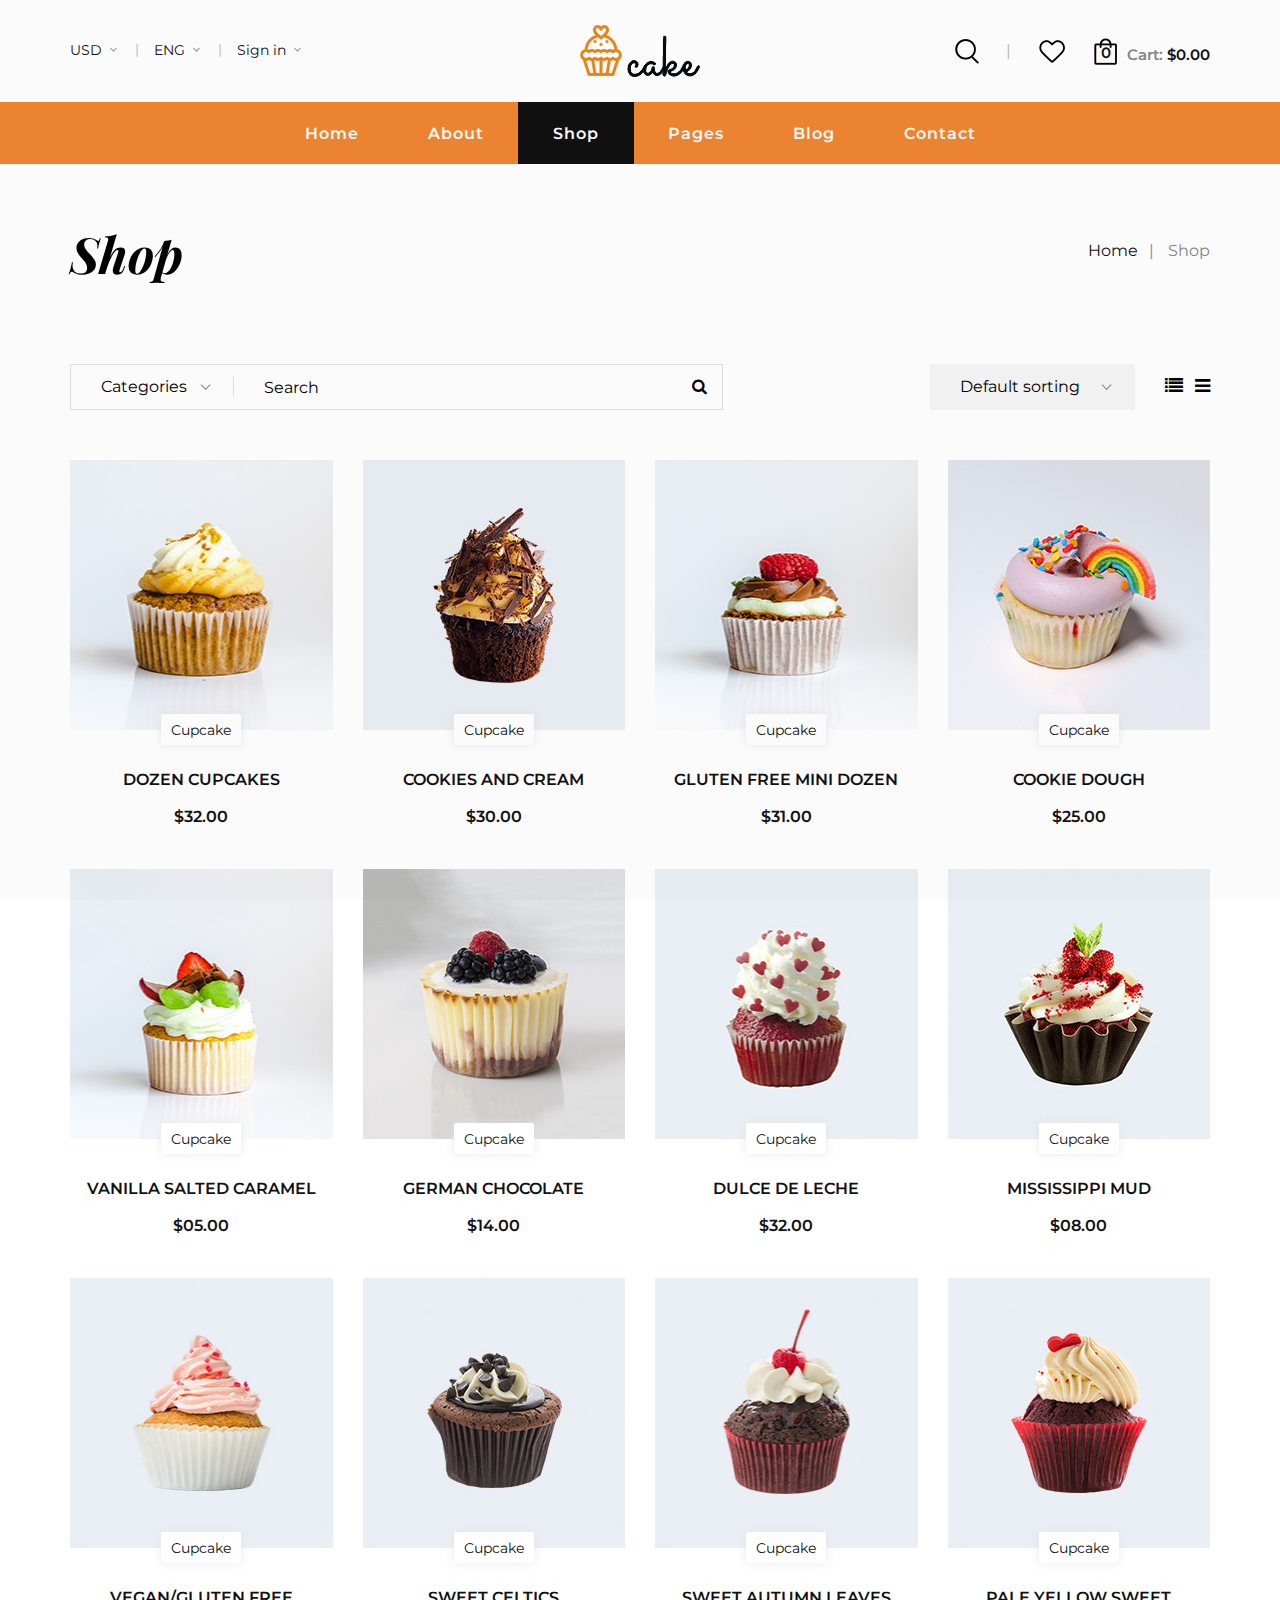
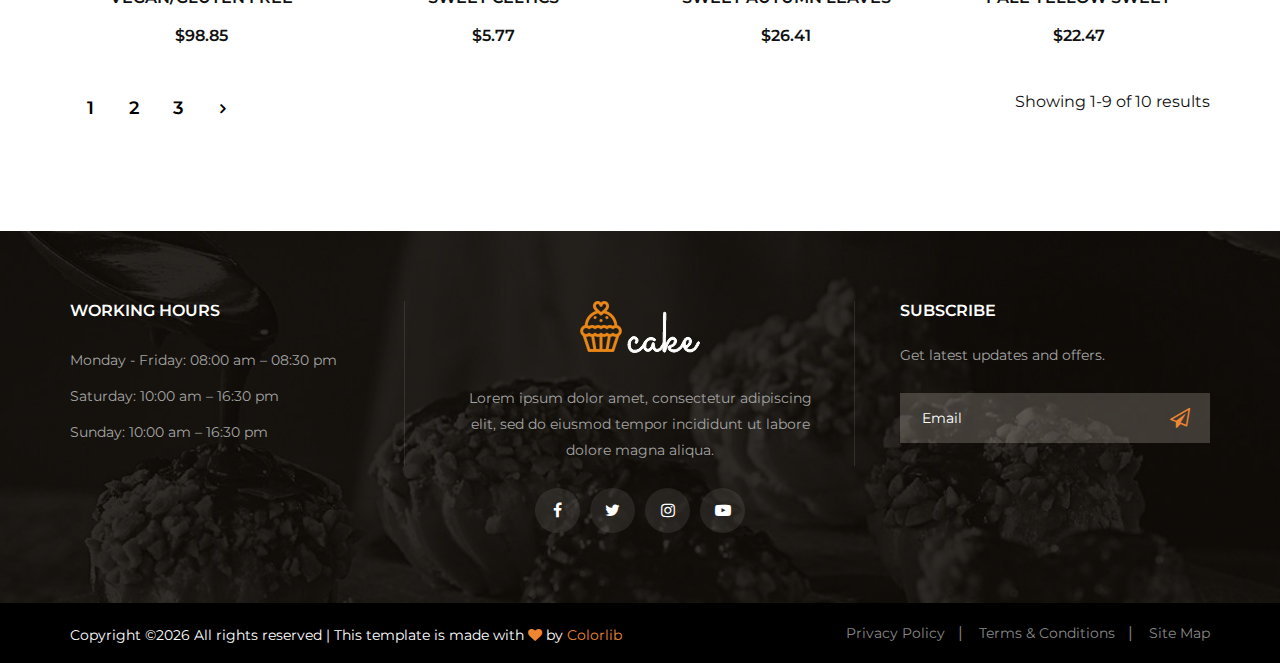
<file: cake-main/shop.html>
<!DOCTYPE html>
<html lang="zxx">

<head>
    <meta charset="UTF-8">
    <meta name="description" content="Cake Template">
    <meta name="keywords" content="Cake, unica, creative, html">
    <meta name="viewport" content="width=device-width, initial-scale=1.0">
    <meta http-equiv="X-UA-Compatible" content="ie=edge">
    <title>Cake | Template</title>

    <!-- Google Font -->
    <link href="https://fonts.googleapis.com/css2?family=Playfair+Display:wght@400;500;600;700;800;900&display=swap"
    rel="stylesheet">
    <link href="https://fonts.googleapis.com/css2?family=Montserrat:wght@300;400;500;600;700;800;900&display=swap"
    rel="stylesheet">

    <!-- Css Styles -->
    <link rel="stylesheet" href="css/bootstrap.min.css" type="text/css">
    <link rel="stylesheet" href="css/flaticon.css" type="text/css">
    <link rel="stylesheet" href="css/barfiller.css" type="text/css">
    <link rel="stylesheet" href="css/magnific-popup.css" type="text/css">
    <link rel="stylesheet" href="css/font-awesome.min.css" type="text/css">
    <link rel="stylesheet" href="css/elegant-icons.css" type="text/css">
    <link rel="stylesheet" href="css/nice-select.css" type="text/css">
    <link rel="stylesheet" href="css/owl.carousel.min.css" type="text/css">
    <link rel="stylesheet" href="css/slicknav.min.css" type="text/css">
    <link rel="stylesheet" href="css/style.css" type="text/css">
</head>

<body>
    <!-- Page Preloder -->
    <div id="preloder">
        <div class="loader"></div>
    </div>

    <!-- Offcanvas Menu Begin -->
    <div class="offcanvas-menu-overlay"></div>
    <div class="offcanvas-menu-wrapper">
        <div class="offcanvas__cart">
            <div class="offcanvas__cart__links">
                <a href="#" class="search-switch"><img src="img/icon/search.png" alt=""></a>
                <a href="#"><img src="img/icon/heart.png" alt=""></a>
            </div>
            <div class="offcanvas__cart__item">
                <a href="#"><img src="img/icon/cart.png" alt=""> <span>0</span></a>
                <div class="cart__price">Cart: <span>$0.00</span></div>
            </div>
        </div>
        <div class="offcanvas__logo">
            <a href="./index.html"><img src="img/logo.png" alt=""></a>
        </div>
        <div id="mobile-menu-wrap"></div>
        <div class="offcanvas__option">
            <ul>
                <li>USD <span class="arrow_carrot-down"></span>
                    <ul>
                        <li>EUR</li>
                        <li>USD</li>
                    </ul>
                </li>
                <li>ENG <span class="arrow_carrot-down"></span>
                    <ul>
                        <li>Spanish</li>
                        <li>ENG</li>
                    </ul>
                </li>
                <li><a href="#">Sign in</a> <span class="arrow_carrot-down"></span></li>
            </ul>
        </div>
    </div>
    <!-- Offcanvas Menu End -->

    <!-- Header Section Begin -->
    <header class="header">
        <div class="header__top">
            <div class="container">
                <div class="row">
                    <div class="col-lg-12">
                        <div class="header__top__inner">
                            <div class="header__top__left">
                                <ul>
                                    <li>USD <span class="arrow_carrot-down"></span>
                                        <ul>
                                            <li>EUR</li>
                                            <li>USD</li>
                                        </ul>
                                    </li>
                                    <li>ENG <span class="arrow_carrot-down"></span>
                                        <ul>
                                            <li>Spanish</li>
                                            <li>ENG</li>
                                        </ul>
                                    </li>
                                    <li><a href="#">Sign in</a> <span class="arrow_carrot-down"></span></li>
                                </ul>
                            </div>
                            <div class="header__logo">
                                <a href="./index.html"><img src="img/logo.png" alt=""></a>
                            </div>
                            <div class="header__top__right">
                                <div class="header__top__right__links">
                                    <a href="#" class="search-switch"><img src="img/icon/search.png" alt=""></a>
                                    <a href="#"><img src="img/icon/heart.png" alt=""></a>
                                </div>
                                <div class="header__top__right__cart">
                                    <a href="#"><img src="img/icon/cart.png" alt=""> <span>0</span></a>
                                    <div class="cart__price">Cart: <span>$0.00</span></div>
                                </div>
                            </div>
                        </div>
                    </div>
                </div>
                <div class="canvas__open"><i class="fa fa-bars"></i></div>
            </div>
        </div>
        <div class="container">
            <div class="row">
                <div class="col-lg-12">
                    <nav class="header__menu mobile-menu">
                        <ul>
                            <li><a href="./index.html">Home</a></li>
                            <li><a href="./about.html">About</a></li>
                            <li class="active"><a href="./shop.html">Shop</a></li>
                            <li><a href="#">Pages</a>
                                <ul class="dropdown">
                                    <li><a href="./shop-details.html">Shop Details</a></li>
                                    <li><a href="./shoping-cart.html">Shoping Cart</a></li>
                                    <li><a href="./checkout.html">Check Out</a></li>
                                    <li><a href="./wisslist.html">Wisslist</a></li>
                                    <li><a href="./Class.html">Class</a></li>
                                    <li><a href="./blog-details.html">Blog Details</a></li>
                                </ul>
                            </li>
                            <li><a href="./blog.html">Blog</a></li>
                            <li><a href="./contact.html">Contact</a></li>
                        </ul>
                    </nav>
                </div>
            </div>
        </div>
    </header>
    <!-- Header Section End -->

    <!-- Breadcrumb Begin -->
    <div class="breadcrumb-option">
        <div class="container">
            <div class="row">
                <div class="col-lg-6 col-md-6 col-sm-6">
                    <div class="breadcrumb__text">
                        <h2>Shop</h2>
                    </div>
                </div>
                <div class="col-lg-6 col-md-6 col-sm-6">
                    <div class="breadcrumb__links">
                        <a href="./index.html">Home</a>
                        <span>Shop</span>
                    </div>
                </div>
            </div>
        </div>
    </div>
    <!-- Breadcrumb End -->

    <!-- Shop Section Begin -->
    <section class="shop spad">
        <div class="container">
            <div class="shop__option">
                <div class="row">
                    <div class="col-lg-7 col-md-7">
                        <div class="shop__option__search">
                            <form action="#">
                                <select>
                                    <option value="">Categories</option>
                                    <option value="">Red Velvet</option>
                                    <option value="">Cup Cake</option>
                                    <option value="">Biscuit</option>
                                </select>
                                <input type="text" placeholder="Search">
                                <button type="submit"><i class="fa fa-search"></i></button>
                            </form>
                        </div>
                    </div>
                    <div class="col-lg-5 col-md-5">
                        <div class="shop__option__right">
                            <select>
                                <option value="">Default sorting</option>
                                <option value="">A to Z</option>
                                <option value="">1 - 8</option>
                                <option value="">Name</option>
                            </select>
                            <a href="#"><i class="fa fa-list"></i></a>
                            <a href="#"><i class="fa fa-reorder"></i></a>
                        </div>
                    </div>
                </div>
            </div>
            <div class="row">
                <div class="col-lg-3 col-md-6 col-sm-6">
                    <div class="product__item">
                        <div class="product__item__pic set-bg" data-setbg="img/shop/product-1.jpg">
                            <div class="product__label">
                                <span>Cupcake</span>
                            </div>
                        </div>
                        <div class="product__item__text">
                            <h6><a href="#">Dozen Cupcakes</a></h6>
                            <div class="product__item__price">$32.00</div>
                            <div class="cart_add">
                                <a href="#">Add to cart</a>
                            </div>
                        </div>
                    </div>
                </div>
                <div class="col-lg-3 col-md-6 col-sm-6">
                    <div class="product__item">
                        <div class="product__item__pic set-bg" data-setbg="img/shop/product-2.jpg">
                            <div class="product__label">
                                <span>Cupcake</span>
                            </div>
                        </div>
                        <div class="product__item__text">
                            <h6><a href="#">Cookies and Cream</a></h6>
                            <div class="product__item__price">$30.00</div>
                            <div class="cart_add">
                                <a href="#">Add to cart</a>
                            </div>
                        </div>
                    </div>
                </div>
                <div class="col-lg-3 col-md-6 col-sm-6">
                    <div class="product__item">
                        <div class="product__item__pic set-bg" data-setbg="img/shop/product-3.jpg">
                            <div class="product__label">
                                <span>Cupcake</span>
                            </div>
                        </div>
                        <div class="product__item__text">
                            <h6><a href="#">Gluten Free Mini Dozen</a></h6>
                            <div class="product__item__price">$31.00</div>
                            <div class="cart_add">
                                <a href="#">Add to cart</a>
                            </div>
                        </div>
                    </div>
                </div>
                <div class="col-lg-3 col-md-6 col-sm-6">
                    <div class="product__item">
                        <div class="product__item__pic set-bg" data-setbg="img/shop/product-4.jpg">
                            <div class="product__label">
                                <span>Cupcake</span>
                            </div>
                        </div>
                        <div class="product__item__text">
                            <h6><a href="#">Cookie Dough</a></h6>
                            <div class="product__item__price">$25.00</div>
                            <div class="cart_add">
                                <a href="#">Add to cart</a>
                            </div>
                        </div>
                    </div>
                </div>
                <div class="col-lg-3 col-md-6 col-sm-6">
                    <div class="product__item">
                        <div class="product__item__pic set-bg" data-setbg="img/shop/product-5.jpg">
                            <div class="product__label">
                                <span>Cupcake</span>
                            </div>
                        </div>
                        <div class="product__item__text">
                            <h6><a href="#">Vanilla Salted Caramel</a></h6>
                            <div class="product__item__price">$05.00</div>
                            <div class="cart_add">
                                <a href="#">Add to cart</a>
                            </div>
                        </div>
                    </div>
                </div>
                <div class="col-lg-3 col-md-6 col-sm-6">
                    <div class="product__item">
                        <div class="product__item__pic set-bg" data-setbg="img/shop/product-6.jpg">
                            <div class="product__label">
                                <span>Cupcake</span>
                            </div>
                        </div>
                        <div class="product__item__text">
                            <h6><a href="#">German Chocolate</a></h6>
                            <div class="product__item__price">$14.00</div>
                            <div class="cart_add">
                                <a href="#">Add to cart</a>
                            </div>
                        </div>
                    </div>
                </div>
                <div class="col-lg-3 col-md-6 col-sm-6">
                    <div class="product__item">
                        <div class="product__item__pic set-bg" data-setbg="img/shop/product-7.jpg">
                            <div class="product__label">
                                <span>Cupcake</span>
                            </div>
                        </div>
                        <div class="product__item__text">
                            <h6><a href="#">Dulce De Leche</a></h6>
                            <div class="product__item__price">$32.00</div>
                            <div class="cart_add">
                                <a href="#">Add to cart</a>
                            </div>
                        </div>
                    </div>
                </div>
                <div class="col-lg-3 col-md-6 col-sm-6">
                    <div class="product__item">
                        <div class="product__item__pic set-bg" data-setbg="img/shop/product-8.jpg">
                            <div class="product__label">
                                <span>Cupcake</span>
                            </div>
                        </div>
                        <div class="product__item__text">
                            <h6><a href="#">Mississippi Mud</a></h6>
                            <div class="product__item__price">$08.00</div>
                            <div class="cart_add">
                                <a href="#">Add to cart</a>
                            </div>
                        </div>
                    </div>
                </div>
                <div class="col-lg-3 col-md-6 col-sm-6">
                    <div class="product__item">
                        <div class="product__item__pic set-bg" data-setbg="img/shop/product-9.jpg">
                            <div class="product__label">
                                <span>Cupcake</span>
                            </div>
                        </div>
                        <div class="product__item__text">
                            <h6><a href="#">VEGAN/GLUTEN FREE</a></h6>
                            <div class="product__item__price">$98.85</div>
                            <div class="cart_add">
                                <a href="#">Add to cart</a>
                            </div>
                        </div>
                    </div>
                </div>
                <div class="col-lg-3 col-md-6 col-sm-6">
                    <div class="product__item">
                        <div class="product__item__pic set-bg" data-setbg="img/shop/product-10.jpg">
                            <div class="product__label">
                                <span>Cupcake</span>
                            </div>
                        </div>
                        <div class="product__item__text">
                            <h6><a href="#">SWEET CELTICS</a></h6>
                            <div class="product__item__price">$5.77</div>
                            <div class="cart_add">
                                <a href="#">Add to cart</a>
                            </div>
                        </div>
                    </div>
                </div>
                <div class="col-lg-3 col-md-6 col-sm-6">
                    <div class="product__item">
                        <div class="product__item__pic set-bg" data-setbg="img/shop/product-11.jpg">
                            <div class="product__label">
                                <span>Cupcake</span>
                            </div>
                        </div>
                        <div class="product__item__text">
                            <h6><a href="#">SWEET AUTUMN LEAVES</a></h6>
                            <div class="product__item__price">$26.41</div>
                            <div class="cart_add">
                                <a href="#">Add to cart</a>
                            </div>
                        </div>
                    </div>
                </div>
                <div class="col-lg-3 col-md-6 col-sm-6">
                    <div class="product__item">
                        <div class="product__item__pic set-bg" data-setbg="img/shop/product-12.jpg">
                            <div class="product__label">
                                <span>Cupcake</span>
                            </div>
                        </div>
                        <div class="product__item__text">
                            <h6><a href="#">PALE YELLOW SWEET</a></h6>
                            <div class="product__item__price">$22.47</div>
                            <div class="cart_add">
                                <a href="#">Add to cart</a>
                            </div>
                        </div>
                    </div>
                </div>
            </div>
            <div class="shop__last__option">
                <div class="row">
                    <div class="col-lg-6 col-md-6 col-sm-6">
                        <div class="shop__pagination">
                            <a href="#">1</a>
                            <a href="#">2</a>
                            <a href="#">3</a>
                            <a href="#"><span class="arrow_carrot-right"></span></a>
                        </div>
                    </div>
                    <div class="col-lg-6 col-md-6 col-sm-6">
                        <div class="shop__last__text">
                            <p>Showing 1-9 of 10 results</p>
                        </div>
                    </div>
                </div>
            </div>
        </div>
    </section>
    <!-- Shop Section End -->

    <!-- Footer Section Begin -->
    <footer class="footer set-bg" data-setbg="img/footer-bg.jpg">
        <div class="container">
            <div class="row">
                <div class="col-lg-4 col-md-6 col-sm-6">
                    <div class="footer__widget">
                        <h6>WORKING HOURS</h6>
                        <ul>
                            <li>Monday - Friday: 08:00 am – 08:30 pm</li>
                            <li>Saturday: 10:00 am – 16:30 pm</li>
                            <li>Sunday: 10:00 am – 16:30 pm</li>
                        </ul>
                    </div>
                </div>
                <div class="col-lg-4 col-md-6 col-sm-6">
                    <div class="footer__about">
                        <div class="footer__logo">
                            <a href="#"><img src="img/footer-logo.png" alt=""></a>
                        </div>
                        <p>Lorem ipsum dolor amet, consectetur adipiscing elit, sed do eiusmod tempor incididunt ut
                        labore dolore magna aliqua.</p>
                        <div class="footer__social">
                            <a href="#"><i class="fa fa-facebook"></i></a>
                            <a href="#"><i class="fa fa-twitter"></i></a>
                            <a href="#"><i class="fa fa-instagram"></i></a>
                            <a href="#"><i class="fa fa-youtube-play"></i></a>
                        </div>
                    </div>
                </div>
                <div class="col-lg-4 col-md-6 col-sm-6">
                    <div class="footer__newslatter">
                        <h6>Subscribe</h6>
                        <p>Get latest updates and offers.</p>
                        <form action="#">
                            <input type="text" placeholder="Email">
                            <button type="submit"><i class="fa fa-send-o"></i></button>
                        </form>
                    </div>
                </div>
            </div>
        </div>
        <div class="copyright">
            <div class="container">
                <div class="row">
                    <div class="col-lg-7">
                        <p class="copyright__text text-white"><!-- Link back to Colorlib can't be removed. Template is licensed under CC BY 3.0. -->
                          Copyright &copy;<script>document.write(new Date().getFullYear());</script> All rights reserved | This template is made with <i class="fa fa-heart" aria-hidden="true"></i> by <a href="https://colorlib.com" target="_blank">Colorlib</a>
                          <!-- Link back to Colorlib can't be removed. Template is licensed under CC BY 3.0. -->
                      </p>
                  </div>
                  <div class="col-lg-5">
                    <div class="copyright__widget">
                        <ul>
                            <li><a href="#">Privacy Policy</a></li>
                            <li><a href="#">Terms & Conditions</a></li>
                            <li><a href="#">Site Map</a></li>
                        </ul>
                    </div>
                </div>
            </div>
        </div>
    </div>
</footer>
<!-- Footer Section End -->

<!-- Search Begin -->
<div class="search-model">
    <div class="h-100 d-flex align-items-center justify-content-center">
        <div class="search-close-switch">+</div>
        <form class="search-model-form">
            <input type="text" id="search-input" placeholder="Search here.....">
        </form>
    </div>
</div>
<!-- Search End -->

<!-- Js Plugins -->
<script src="js/jquery-3.3.1.min.js"></script>
<script src="js/bootstrap.min.js"></script>
<script src="js/jquery.nice-select.min.js"></script>
<script src="js/jquery.barfiller.js"></script>
<script src="js/jquery.magnific-popup.min.js"></script>
<script src="js/jquery.slicknav.js"></script>
<script src="js/owl.carousel.min.js"></script>
<script src="js/jquery.nicescroll.min.js"></script>
<script src="js/main.js"></script>
</body>

</html>
</file>
<file: cake-main/css/flaticon.css>
/*
  	Flaticon icon font: Flaticon
  	Creation date: 08/11/2017 08:35
  	*/

@font-face {
  font-family: "Flaticon";
  src: url("../fonts/Flaticon.eot");
  src: url("../fonts/Flaticon.eot?#iefix") format("embedded-opentype"),
       url("../fonts/Flaticon.woff") format("woff"),
       url("../fonts/Flaticon.ttf") format("truetype"),
       url("../fonts/Flaticon.svg#Flaticon") format("svg");
  font-weight: normal;
  font-style: normal;
}

@media screen and (-webkit-min-device-pixel-ratio:0) {
  @font-face {
    font-family: "Flaticon";
    src: url("../fonts/Flaticon.svg#Flaticon") format("svg");
  }
}

[class^="flaticon-"]:before, [class*=" flaticon-"]:before,
[class^="flaticon-"]:after, [class*=" flaticon-"]:after {   
  font-family: Flaticon;
  font-size: 60px;
  font-style: normal;
}

.flaticon-001-strawberry:before { content: "\f100"; }
.flaticon-002-cake-14:before { content: "\f101"; }
.flaticon-003-cake-13:before { content: "\f102"; }
.flaticon-004-piece-of-cake:before { content: "\f103"; }
.flaticon-005-pancake:before { content: "\f104"; }
.flaticon-006-macarons:before { content: "\f105"; }
.flaticon-007-cake-12:before { content: "\f106"; }
.flaticon-008-lollipop-1:before { content: "\f107"; }
.flaticon-009-lollipop:before { content: "\f108"; }
.flaticon-010-cake-11:before { content: "\f109"; }
.flaticon-011-ice-cream-11:before { content: "\f10a"; }
.flaticon-012-ice-cream-10:before { content: "\f10b"; }
.flaticon-013-ice-cream-9:before { content: "\f10c"; }
.flaticon-014-ice-cream-8:before { content: "\f10d"; }
.flaticon-015-ice-cream-7:before { content: "\f10e"; }
.flaticon-016-ice-cream-6:before { content: "\f10f"; }
.flaticon-017-ice-cream-5:before { content: "\f110"; }
.flaticon-018-ice-cream-4:before { content: "\f111"; }
.flaticon-019-ice-cream-3:before { content: "\f112"; }
.flaticon-020-ice-cream-2:before { content: "\f113"; }
.flaticon-021-ice-cream-1:before { content: "\f114"; }
.flaticon-022-ice-cream:before { content: "\f115"; }
.flaticon-023-doughnut:before { content: "\f116"; }
.flaticon-024-cupcake-8:before { content: "\f117"; }
.flaticon-025-cupcake-7:before { content: "\f118"; }
.flaticon-026-cupcake-6:before { content: "\f119"; }
.flaticon-027-cupcake-5:before { content: "\f11a"; }
.flaticon-028-cupcake-4:before { content: "\f11b"; }
.flaticon-029-cupcake-3:before { content: "\f11c"; }
.flaticon-030-cupcake-2:before { content: "\f11d"; }
.flaticon-031-cupcake-1:before { content: "\f11e"; }
.flaticon-032-cupcake:before { content: "\f11f"; }
.flaticon-033-cake-10:before { content: "\f120"; }
.flaticon-034-chocolate-roll:before { content: "\f121"; }
.flaticon-035-cake-9:before { content: "\f122"; }
.flaticon-036-chocolate-1:before { content: "\f123"; }
.flaticon-037-chocolate:before { content: "\f124"; }
.flaticon-038-cake-8:before { content: "\f125"; }
.flaticon-039-candy-2:before { content: "\f126"; }
.flaticon-040-candy-1:before { content: "\f127"; }
.flaticon-041-candy:before { content: "\f128"; }
.flaticon-042-candies:before { content: "\f129"; }
.flaticon-043-cake-7:before { content: "\f12a"; }
.flaticon-044-cake-6:before { content: "\f12b"; }
.flaticon-045-cake-5:before { content: "\f12c"; }
.flaticon-046-cake-4:before { content: "\f12d"; }
.flaticon-047-cake-3:before { content: "\f12e"; }
.flaticon-048-cake-2:before { content: "\f12f"; }
.flaticon-049-cake-1:before { content: "\f130"; }
.flaticon-050-cake:before { content: "\f131"; }
</file>
<file: cake-main/css/barfiller.css>
.barfiller {
    width:100%;
    height:12px;
    background:#fcfcfc;
    border:1px solid #ccc;
    position:relative;
    margin-bottom:20px;
    box-shadow: inset 1px 4px 9px -6px rgba(0,0,0,.5); 
    -moz-box-shadow: inset 1px 4px 9px -6px rgba(0,0,0,.5); 
}

.barfiller .fill {
    display:block;
    position:relative;
    width:0px;
    height:100%;
    background:#333;
    z-index:1;
}

.barfiller .tipWrap {
    display:none;
}

.barfiller .tip {
    margin-top:-30px;
    padding:2px 4px;
    font-size:11px;
    color:#fff;
    left:0px;
    position:absolute;
    z-index:2;
    background: #333;
} 

.barfiller .tip:after {
    border:solid;
    border-color:rgba(0,0,0,.8) transparent;
    border-width:6px 6px 0 6px;
    content:"";
    display:block;
    position:absolute;
    left:9px;
    top:100%;
    z-index:9
}
</file>
<file: cake-main/css/elegant-icons.css>
@font-face {
	font-family: 'ElegantIcons';
	src:url('../fonts/ElegantIcons.eot');
	src:url('../fonts/ElegantIcons.eot?#iefix') format('embedded-opentype'),
		url('../fonts/ElegantIcons.woff') format('woff'),
		url('../fonts/ElegantIcons.ttf') format('truetype'),
		url('../fonts/ElegantIcons.svg#ElegantIcons') format('svg');
	font-weight: normal;
	font-style: normal;
}

/* Use the following CSS code if you want to use data attributes for inserting your icons */
[data-icon]:before {
	font-family: 'ElegantIcons';
	content: attr(data-icon);
	speak: none;
	font-weight: normal;
	font-variant: normal;
	text-transform: none;
	line-height: 1;
	-webkit-font-smoothing: antialiased;
	-moz-osx-font-smoothing: grayscale;
}

/* Use the following CSS code if you want to have a class per icon */
/*
Instead of a list of all class selectors,
you can use the generic selector below, but it's slower:
[class*="your-class-prefix"] {
*/
.arrow_up, .arrow_down, .arrow_left, .arrow_right, .arrow_left-up, .arrow_right-up, .arrow_right-down, .arrow_left-down, .arrow-up-down, .arrow_up-down_alt, .arrow_left-right_alt, .arrow_left-right, .arrow_expand_alt2, .arrow_expand_alt, .arrow_condense, .arrow_expand, .arrow_move, .arrow_carrot-up, .arrow_carrot-down, .arrow_carrot-left, .arrow_carrot-right, .arrow_carrot-2up, .arrow_carrot-2down, .arrow_carrot-2left, .arrow_carrot-2right, .arrow_carrot-up_alt2, .arrow_carrot-down_alt2, .arrow_carrot-left_alt2, .arrow_carrot-right_alt2, .arrow_carrot-2up_alt2, .arrow_carrot-2down_alt2, .arrow_carrot-2left_alt2, .arrow_carrot-2right_alt2, .arrow_triangle-up, .arrow_triangle-down, .arrow_triangle-left, .arrow_triangle-right, .arrow_triangle-up_alt2, .arrow_triangle-down_alt2, .arrow_triangle-left_alt2, .arrow_triangle-right_alt2, .arrow_back, .icon_minus-06, .icon_plus, .icon_close, .icon_check, .icon_minus_alt2, .icon_plus_alt2, .icon_close_alt2, .icon_check_alt2, .icon_zoom-out_alt, .icon_zoom-in_alt, .icon_search, .icon_box-empty, .icon_box-selected, .icon_minus-box, .icon_plus-box, .icon_box-checked, .icon_circle-empty, .icon_circle-slelected, .icon_stop_alt2, .icon_stop, .icon_pause_alt2, .icon_pause, .icon_menu, .icon_menu-square_alt2, .icon_menu-circle_alt2, .icon_ul, .icon_ol, .icon_adjust-horiz, .icon_adjust-vert, .icon_document_alt, .icon_documents_alt, .icon_pencil, .icon_pencil-edit_alt, .icon_pencil-edit, .icon_folder-alt, .icon_folder-open_alt, .icon_folder-add_alt, .icon_info_alt, .icon_error-oct_alt, .icon_error-circle_alt, .icon_error-triangle_alt, .icon_question_alt2, .icon_question, .icon_comment_alt, .icon_chat_alt, .icon_vol-mute_alt, .icon_volume-low_alt, .icon_volume-high_alt, .icon_quotations, .icon_quotations_alt2, .icon_clock_alt, .icon_lock_alt, .icon_lock-open_alt, .icon_key_alt, .icon_cloud_alt, .icon_cloud-upload_alt, .icon_cloud-download_alt, .icon_image, .icon_images, .icon_lightbulb_alt, .icon_gift_alt, .icon_house_alt, .icon_genius, .icon_mobile, .icon_tablet, .icon_laptop, .icon_desktop, .icon_camera_alt, .icon_mail_alt, .icon_cone_alt, .icon_ribbon_alt, .icon_bag_alt, .icon_creditcard, .icon_cart_alt, .icon_paperclip, .icon_tag_alt, .icon_tags_alt, .icon_trash_alt, .icon_cursor_alt, .icon_mic_alt, .icon_compass_alt, .icon_pin_alt, .icon_pushpin_alt, .icon_map_alt, .icon_drawer_alt, .icon_toolbox_alt, .icon_book_alt, .icon_calendar, .icon_film, .icon_table, .icon_contacts_alt, .icon_headphones, .icon_lifesaver, .icon_piechart, .icon_refresh, .icon_link_alt, .icon_link, .icon_loading, .icon_blocked, .icon_archive_alt, .icon_heart_alt, .icon_star_alt, .icon_star-half_alt, .icon_star, .icon_star-half, .icon_tools, .icon_tool, .icon_cog, .icon_cogs, .arrow_up_alt, .arrow_down_alt, .arrow_left_alt, .arrow_right_alt, .arrow_left-up_alt, .arrow_right-up_alt, .arrow_right-down_alt, .arrow_left-down_alt, .arrow_condense_alt, .arrow_expand_alt3, .arrow_carrot_up_alt, .arrow_carrot-down_alt, .arrow_carrot-left_alt, .arrow_carrot-right_alt, .arrow_carrot-2up_alt, .arrow_carrot-2dwnn_alt, .arrow_carrot-2left_alt, .arrow_carrot-2right_alt, .arrow_triangle-up_alt, .arrow_triangle-down_alt, .arrow_triangle-left_alt, .arrow_triangle-right_alt, .icon_minus_alt, .icon_plus_alt, .icon_close_alt, .icon_check_alt, .icon_zoom-out, .icon_zoom-in, .icon_stop_alt, .icon_menu-square_alt, .icon_menu-circle_alt, .icon_document, .icon_documents, .icon_pencil_alt, .icon_folder, .icon_folder-open, .icon_folder-add, .icon_folder_upload, .icon_folder_download, .icon_info, .icon_error-circle, .icon_error-oct, .icon_error-triangle, .icon_question_alt, .icon_comment, .icon_chat, .icon_vol-mute, .icon_volume-low, .icon_volume-high, .icon_quotations_alt, .icon_clock, .icon_lock, .icon_lock-open, .icon_key, .icon_cloud, .icon_cloud-upload, .icon_cloud-download, .icon_lightbulb, .icon_gift, .icon_house, .icon_camera, .icon_mail, .icon_cone, .icon_ribbon, .icon_bag, .icon_cart, .icon_tag, .icon_tags, .icon_trash, .icon_cursor, .icon_mic, .icon_compass, .icon_pin, .icon_pushpin, .icon_map, .icon_drawer, .icon_toolbox, .icon_book, .icon_contacts, .icon_archive, .icon_heart, .icon_profile, .icon_group, .icon_grid-2x2, .icon_grid-3x3, .icon_music, .icon_pause_alt, .icon_phone, .icon_upload, .icon_download, .social_facebook, .social_twitter, .social_pinterest, .social_googleplus, .social_tumblr, .social_tumbleupon, .social_wordpress, .social_instagram, .social_dribbble, .social_vimeo, .social_linkedin, .social_rss, .social_deviantart, .social_share, .social_myspace, .social_skype, .social_youtube, .social_picassa, .social_googledrive, .social_flickr, .social_blogger, .social_spotify, .social_delicious, .social_facebook_circle, .social_twitter_circle, .social_pinterest_circle, .social_googleplus_circle, .social_tumblr_circle, .social_stumbleupon_circle, .social_wordpress_circle, .social_instagram_circle, .social_dribbble_circle, .social_vimeo_circle, .social_linkedin_circle, .social_rss_circle, .social_deviantart_circle, .social_share_circle, .social_myspace_circle, .social_skype_circle, .social_youtube_circle, .social_picassa_circle, .social_googledrive_alt2, .social_flickr_circle, .social_blogger_circle, .social_spotify_circle, .social_delicious_circle, .social_facebook_square, .social_twitter_square, .social_pinterest_square, .social_googleplus_square, .social_tumblr_square, .social_stumbleupon_square, .social_wordpress_square, .social_instagram_square, .social_dribbble_square, .social_vimeo_square, .social_linkedin_square, .social_rss_square, .social_deviantart_square, .social_share_square, .social_myspace_square, .social_skype_square, .social_youtube_square, .social_picassa_square, .social_googledrive_square, .social_flickr_square, .social_blogger_square, .social_spotify_square, .social_delicious_square, .icon_printer, .icon_calulator, .icon_building, .icon_floppy, .icon_drive, .icon_search-2, .icon_id, .icon_id-2, .icon_puzzle, .icon_like, .icon_dislike, .icon_mug, .icon_currency, .icon_wallet, .icon_pens, .icon_easel, .icon_flowchart, .icon_datareport, .icon_briefcase, .icon_shield, .icon_percent, .icon_globe, .icon_globe-2, .icon_target, .icon_hourglass, .icon_balance, .icon_rook, .icon_printer-alt, .icon_calculator_alt, .icon_building_alt, .icon_floppy_alt, .icon_drive_alt, .icon_search_alt, .icon_id_alt, .icon_id-2_alt, .icon_puzzle_alt, .icon_like_alt, .icon_dislike_alt, .icon_mug_alt, .icon_currency_alt, .icon_wallet_alt, .icon_pens_alt, .icon_easel_alt, .icon_flowchart_alt, .icon_datareport_alt, .icon_briefcase_alt, .icon_shield_alt, .icon_percent_alt, .icon_globe_alt, .icon_clipboard {
	font-family: 'ElegantIcons';
	speak: none;
	font-style: normal;
	font-weight: normal;
	font-variant: normal;
	text-transform: none;
	line-height: 1;
	-webkit-font-smoothing: antialiased;
}
.arrow_up:before {
	content: "\21";
}
.arrow_down:before {
	content: "\22";
}
.arrow_left:before {
	content: "\23";
}
.arrow_right:before {
	content: "\24";
}
.arrow_left-up:before {
	content: "\25";
}
.arrow_right-up:before {
	content: "\26";
}
.arrow_right-down:before {
	content: "\27";
}
.arrow_left-down:before {
	content: "\28";
}
.arrow-up-down:before {
	content: "\29";
}
.arrow_up-down_alt:before {
	content: "\2a";
}
.arrow_left-right_alt:before {
	content: "\2b";
}
.arrow_left-right:before {
	content: "\2c";
}
.arrow_expand_alt2:before {
	content: "\2d";
}
.arrow_expand_alt:before {
	content: "\2e";
}
.arrow_condense:before {
	content: "\2f";
}
.arrow_expand:before {
	content: "\30";
}
.arrow_move:before {
	content: "\31";
}
.arrow_carrot-up:before {
	content: "\32";
}
.arrow_carrot-down:before {
	content: "\33";
}
.arrow_carrot-left:before {
	content: "\34";
}
.arrow_carrot-right:before {
	content: "\35";
}
.arrow_carrot-2up:before {
	content: "\36";
}
.arrow_carrot-2down:before {
	content: "\37";
}
.arrow_carrot-2left:before {
	content: "\38";
}
.arrow_carrot-2right:before {
	content: "\39";
}
.arrow_carrot-up_alt2:before {
	content: "\3a";
}
.arrow_carrot-down_alt2:before {
	content: "\3b";
}
.arrow_carrot-left_alt2:before {
	content: "\3c";
}
.arrow_carrot-right_alt2:before {
	content: "\3d";
}
.arrow_carrot-2up_alt2:before {
	content: "\3e";
}
.arrow_carrot-2down_alt2:before {
	content: "\3f";
}
.arrow_carrot-2left_alt2:before {
	content: "\40";
}
.arrow_carrot-2right_alt2:before {
	content: "\41";
}
.arrow_triangle-up:before {
	content: "\42";
}
.arrow_triangle-down:before {
	content: "\43";
}
.arrow_triangle-left:before {
	content: "\44";
}
.arrow_triangle-right:before {
	content: "\45";
}
.arrow_triangle-up_alt2:before {
	content: "\46";
}
.arrow_triangle-down_alt2:before {
	content: "\47";
}
.arrow_triangle-left_alt2:before {
	content: "\48";
}
.arrow_triangle-right_alt2:before {
	content: "\49";
}
.arrow_back:before {
	content: "\4a";
}
.icon_minus-06:before {
	content: "\4b";
}
.icon_plus:before {
	content: "\4c";
}
.icon_close:before {
	content: "\4d";
}
.icon_check:before {
	content: "\4e";
}
.icon_minus_alt2:before {
	content: "\4f";
}
.icon_plus_alt2:before {
	content: "\50";
}
.icon_close_alt2:before {
	content: "\51";
}
.icon_check_alt2:before {
	content: "\52";
}
.icon_zoom-out_alt:before {
	content: "\53";
}
.icon_zoom-in_alt:before {
	content: "\54";
}
.icon_search:before {
	content: "\55";
}
.icon_box-empty:before {
	content: "\56";
}
.icon_box-selected:before {
	content: "\57";
}
.icon_minus-box:before {
	content: "\58";
}
.icon_plus-box:before {
	content: "\59";
}
.icon_box-checked:before {
	content: "\5a";
}
.icon_circle-empty:before {
	content: "\5b";
}
.icon_circle-slelected:before {
	content: "\5c";
}
.icon_stop_alt2:before {
	content: "\5d";
}
.icon_stop:before {
	content: "\5e";
}
.icon_pause_alt2:before {
	content: "\5f";
}
.icon_pause:before {
	content: "\60";
}
.icon_menu:before {
	content: "\61";
}
.icon_menu-square_alt2:before {
	content: "\62";
}
.icon_menu-circle_alt2:before {
	content: "\63";
}
.icon_ul:before {
	content: "\64";
}
.icon_ol:before {
	content: "\65";
}
.icon_adjust-horiz:before {
	content: "\66";
}
.icon_adjust-vert:before {
	content: "\67";
}
.icon_document_alt:before {
	content: "\68";
}
.icon_documents_alt:before {
	content: "\69";
}
.icon_pencil:before {
	content: "\6a";
}
.icon_pencil-edit_alt:before {
	content: "\6b";
}
.icon_pencil-edit:before {
	content: "\6c";
}
.icon_folder-alt:before {
	content: "\6d";
}
.icon_folder-open_alt:before {
	content: "\6e";
}
.icon_folder-add_alt:before {
	content: "\6f";
}
.icon_info_alt:before {
	content: "\70";
}
.icon_error-oct_alt:before {
	content: "\71";
}
.icon_error-circle_alt:before {
	content: "\72";
}
.icon_error-triangle_alt:before {
	content: "\73";
}
.icon_question_alt2:before {
	content: "\74";
}
.icon_question:before {
	content: "\75";
}
.icon_comment_alt:before {
	content: "\76";
}
.icon_chat_alt:before {
	content: "\77";
}
.icon_vol-mute_alt:before {
	content: "\78";
}
.icon_volume-low_alt:before {
	content: "\79";
}
.icon_volume-high_alt:before {
	content: "\7a";
}
.icon_quotations:before {
	content: "\7b";
}
.icon_quotations_alt2:before {
	content: "\7c";
}
.icon_clock_alt:before {
	content: "\7d";
}
.icon_lock_alt:before {
	content: "\7e";
}
.icon_lock-open_alt:before {
	content: "\e000";
}
.icon_key_alt:before {
	content: "\e001";
}
.icon_cloud_alt:before {
	content: "\e002";
}
.icon_cloud-upload_alt:before {
	content: "\e003";
}
.icon_cloud-download_alt:before {
	content: "\e004";
}
.icon_image:before {
	content: "\e005";
}
.icon_images:before {
	content: "\e006";
}
.icon_lightbulb_alt:before {
	content: "\e007";
}
.icon_gift_alt:before {
	content: "\e008";
}
.icon_house_alt:before {
	content: "\e009";
}
.icon_genius:before {
	content: "\e00a";
}
.icon_mobile:before {
	content: "\e00b";
}
.icon_tablet:before {
	content: "\e00c";
}
.icon_laptop:before {
	content: "\e00d";
}
.icon_desktop:before {
	content: "\e00e";
}
.icon_camera_alt:before {
	content: "\e00f";
}
.icon_mail_alt:before {
	content: "\e010";
}
.icon_cone_alt:before {
	content: "\e011";
}
.icon_ribbon_alt:before {
	content: "\e012";
}
.icon_bag_alt:before {
	content: "\e013";
}
.icon_creditcard:before {
	content: "\e014";
}
.icon_cart_alt:before {
	content: "\e015";
}
.icon_paperclip:before {
	content: "\e016";
}
.icon_tag_alt:before {
	content: "\e017";
}
.icon_tags_alt:before {
	content: "\e018";
}
.icon_trash_alt:before {
	content: "\e019";
}
.icon_cursor_alt:before {
	content: "\e01a";
}
.icon_mic_alt:before {
	content: "\e01b";
}
.icon_compass_alt:before {
	content: "\e01c";
}
.icon_pin_alt:before {
	content: "\e01d";
}
.icon_pushpin_alt:before {
	content: "\e01e";
}
.icon_map_alt:before {
	content: "\e01f";
}
.icon_drawer_alt:before {
	content: "\e020";
}
.icon_toolbox_alt:before {
	content: "\e021";
}
.icon_book_alt:before {
	content: "\e022";
}
.icon_calendar:before {
	content: "\e023";
}
.icon_film:before {
	content: "\e024";
}
.icon_table:before {
	content: "\e025";
}
.icon_contacts_alt:before {
	content: "\e026";
}
.icon_headphones:before {
	content: "\e027";
}
.icon_lifesaver:before {
	content: "\e028";
}
.icon_piechart:before {
	content: "\e029";
}
.icon_refresh:before {
	content: "\e02a";
}
.icon_link_alt:before {
	content: "\e02b";
}
.icon_link:before {
	content: "\e02c";
}
.icon_loading:before {
	content: "\e02d";
}
.icon_blocked:before {
	content: "\e02e";
}
.icon_archive_alt:before {
	content: "\e02f";
}
.icon_heart_alt:before {
	content: "\e030";
}
.icon_star_alt:before {
	content: "\e031";
}
.icon_star-half_alt:before {
	content: "\e032";
}
.icon_star:before {
	content: "\e033";
}
.icon_star-half:before {
	content: "\e034";
}
.icon_tools:before {
	content: "\e035";
}
.icon_tool:before {
	content: "\e036";
}
.icon_cog:before {
	content: "\e037";
}
.icon_cogs:before {
	content: "\e038";
}
.arrow_up_alt:before {
	content: "\e039";
}
.arrow_down_alt:before {
	content: "\e03a";
}
.arrow_left_alt:before {
	content: "\e03b";
}
.arrow_right_alt:before {
	content: "\e03c";
}
.arrow_left-up_alt:before {
	content: "\e03d";
}
.arrow_right-up_alt:before {
	content: "\e03e";
}
.arrow_right-down_alt:before {
	content: "\e03f";
}
.arrow_left-down_alt:before {
	content: "\e040";
}
.arrow_condense_alt:before {
	content: "\e041";
}
.arrow_expand_alt3:before {
	content: "\e042";
}
.arrow_carrot_up_alt:before {
	content: "\e043";
}
.arrow_carrot-down_alt:before {
	content: "\e044";
}
.arrow_carrot-left_alt:before {
	content: "\e045";
}
.arrow_carrot-right_alt:before {
	content: "\e046";
}
.arrow_carrot-2up_alt:before {
	content: "\e047";
}
.arrow_carrot-2dwnn_alt:before {
	content: "\e048";
}
.arrow_carrot-2left_alt:before {
	content: "\e049";
}
.arrow_carrot-2right_alt:before {
	content: "\e04a";
}
.arrow_triangle-up_alt:before {
	content: "\e04b";
}
.arrow_triangle-down_alt:before {
	content: "\e04c";
}
.arrow_triangle-left_alt:before {
	content: "\e04d";
}
.arrow_triangle-right_alt:before {
	content: "\e04e";
}
.icon_minus_alt:before {
	content: "\e04f";
}
.icon_plus_alt:before {
	content: "\e050";
}
.icon_close_alt:before {
	content: "\e051";
}
.icon_check_alt:before {
	content: "\e052";
}
.icon_zoom-out:before {
	content: "\e053";
}
.icon_zoom-in:before {
	content: "\e054";
}
.icon_stop_alt:before {
	content: "\e055";
}
.icon_menu-square_alt:before {
	content: "\e056";
}
.icon_menu-circle_alt:before {
	content: "\e057";
}
.icon_document:before {
	content: "\e058";
}
.icon_documents:before {
	content: "\e059";
}
.icon_pencil_alt:before {
	content: "\e05a";
}
.icon_folder:before {
	content: "\e05b";
}
.icon_folder-open:before {
	content: "\e05c";
}
.icon_folder-add:before {
	content: "\e05d";
}
.icon_folder_upload:before {
	content: "\e05e";
}
.icon_folder_download:before {
	content: "\e05f";
}
.icon_info:before {
	content: "\e060";
}
.icon_error-circle:before {
	content: "\e061";
}
.icon_error-oct:before {
	content: "\e062";
}
.icon_error-triangle:before {
	content: "\e063";
}
.icon_question_alt:before {
	content: "\e064";
}
.icon_comment:before {
	content: "\e065";
}
.icon_chat:before {
	content: "\e066";
}
.icon_vol-mute:before {
	content: "\e067";
}
.icon_volume-low:before {
	content: "\e068";
}
.icon_volume-high:before {
	content: "\e069";
}
.icon_quotations_alt:before {
	content: "\e06a";
}
.icon_clock:before {
	content: "\e06b";
}
.icon_lock:before {
	content: "\e06c";
}
.icon_lock-open:before {
	content: "\e06d";
}
.icon_key:before {
	content: "\e06e";
}
.icon_cloud:before {
	content: "\e06f";
}
.icon_cloud-upload:before {
	content: "\e070";
}
.icon_cloud-download:before {
	content: "\e071";
}
.icon_lightbulb:before {
	content: "\e072";
}
.icon_gift:before {
	content: "\e073";
}
.icon_house:before {
	content: "\e074";
}
.icon_camera:before {
	content: "\e075";
}
.icon_mail:before {
	content: "\e076";
}
.icon_cone:before {
	content: "\e077";
}
.icon_ribbon:before {
	content: "\e078";
}
.icon_bag:before {
	content: "\e079";
}
.icon_cart:before {
	content: "\e07a";
}
.icon_tag:before {
	content: "\e07b";
}
.icon_tags:before {
	content: "\e07c";
}
.icon_trash:before {
	content: "\e07d";
}
.icon_cursor:before {
	content: "\e07e";
}
.icon_mic:before {
	content: "\e07f";
}
.icon_compass:before {
	content: "\e080";
}
.icon_pin:before {
	content: "\e081";
}
.icon_pushpin:before {
	content: "\e082";
}
.icon_map:before {
	content: "\e083";
}
.icon_drawer:before {
	content: "\e084";
}
.icon_toolbox:before {
	content: "\e085";
}
.icon_book:before {
	content: "\e086";
}
.icon_contacts:before {
	content: "\e087";
}
.icon_archive:before {
	content: "\e088";
}
.icon_heart:before {
	content: "\e089";
}
.icon_profile:before {
	content: "\e08a";
}
.icon_group:before {
	content: "\e08b";
}
.icon_grid-2x2:before {
	content: "\e08c";
}
.icon_grid-3x3:before {
	content: "\e08d";
}
.icon_music:before {
	content: "\e08e";
}
.icon_pause_alt:before {
	content: "\e08f";
}
.icon_phone:before {
	content: "\e090";
}
.icon_upload:before {
	content: "\e091";
}
.icon_download:before {
	content: "\e092";
}
.social_facebook:before {
	content: "\e093";
}
.social_twitter:before {
	content: "\e094";
}
.social_pinterest:before {
	content: "\e095";
}
.social_googleplus:before {
	content: "\e096";
}
.social_tumblr:before {
	content: "\e097";
}
.social_tumbleupon:before {
	content: "\e098";
}
.social_wordpress:before {
	content: "\e099";
}
.social_instagram:before {
	content: "\e09a";
}
.social_dribbble:before {
	content: "\e09b";
}
.social_vimeo:before {
	content: "\e09c";
}
.social_linkedin:before {
	content: "\e09d";
}
.social_rss:before {
	content: "\e09e";
}
.social_deviantart:before {
	content: "\e09f";
}
.social_share:before {
	content: "\e0a0";
}
.social_myspace:before {
	content: "\e0a1";
}
.social_skype:before {
	content: "\e0a2";
}
.social_youtube:before {
	content: "\e0a3";
}
.social_picassa:before {
	content: "\e0a4";
}
.social_googledrive:before {
	content: "\e0a5";
}
.social_flickr:before {
	content: "\e0a6";
}
.social_blogger:before {
	content: "\e0a7";
}
.social_spotify:before {
	content: "\e0a8";
}
.social_delicious:before {
	content: "\e0a9";
}
.social_facebook_circle:before {
	content: "\e0aa";
}
.social_twitter_circle:before {
	content: "\e0ab";
}
.social_pinterest_circle:before {
	content: "\e0ac";
}
.social_googleplus_circle:before {
	content: "\e0ad";
}
.social_tumblr_circle:before {
	content: "\e0ae";
}
.social_stumbleupon_circle:before {
	content: "\e0af";
}
.social_wordpress_circle:before {
	content: "\e0b0";
}
.social_instagram_circle:before {
	content: "\e0b1";
}
.social_dribbble_circle:before {
	content: "\e0b2";
}
.social_vimeo_circle:before {
	content: "\e0b3";
}
.social_linkedin_circle:before {
	content: "\e0b4";
}
.social_rss_circle:before {
	content: "\e0b5";
}
.social_deviantart_circle:before {
	content: "\e0b6";
}
.social_share_circle:before {
	content: "\e0b7";
}
.social_myspace_circle:before {
	content: "\e0b8";
}
.social_skype_circle:before {
	content: "\e0b9";
}
.social_youtube_circle:before {
	content: "\e0ba";
}
.social_picassa_circle:before {
	content: "\e0bb";
}
.social_googledrive_alt2:before {
	content: "\e0bc";
}
.social_flickr_circle:before {
	content: "\e0bd";
}
.social_blogger_circle:before {
	content: "\e0be";
}
.social_spotify_circle:before {
	content: "\e0bf";
}
.social_delicious_circle:before {
	content: "\e0c0";
}
.social_facebook_square:before {
	content: "\e0c1";
}
.social_twitter_square:before {
	content: "\e0c2";
}
.social_pinterest_square:before {
	content: "\e0c3";
}
.social_googleplus_square:before {
	content: "\e0c4";
}
.social_tumblr_square:before {
	content: "\e0c5";
}
.social_stumbleupon_square:before {
	content: "\e0c6";
}
.social_wordpress_square:before {
	content: "\e0c7";
}
.social_instagram_square:before {
	content: "\e0c8";
}
.social_dribbble_square:before {
	content: "\e0c9";
}
.social_vimeo_square:before {
	content: "\e0ca";
}
.social_linkedin_square:before {
	content: "\e0cb";
}
.social_rss_square:before {
	content: "\e0cc";
}
.social_deviantart_square:before {
	content: "\e0cd";
}
.social_share_square:before {
	content: "\e0ce";
}
.social_myspace_square:before {
	content: "\e0cf";
}
.social_skype_square:before {
	content: "\e0d0";
}
.social_youtube_square:before {
	content: "\e0d1";
}
.social_picassa_square:before {
	content: "\e0d2";
}
.social_googledrive_square:before {
	content: "\e0d3";
}
.social_flickr_square:before {
	content: "\e0d4";
}
.social_blogger_square:before {
	content: "\e0d5";
}
.social_spotify_square:before {
	content: "\e0d6";
}
.social_delicious_square:before {
	content: "\e0d7";
}
.icon_printer:before {
	content: "\e103";
}
.icon_calulator:before {
	content: "\e0ee";
}
.icon_building:before {
	content: "\e0ef";
}
.icon_floppy:before {
	content: "\e0e8";
}
.icon_drive:before {
	content: "\e0ea";
}
.icon_search-2:before {
	content: "\e101";
}
.icon_id:before {
	content: "\e107";
}
.icon_id-2:before {
	content: "\e108";
}
.icon_puzzle:before {
	content: "\e102";
}
.icon_like:before {
	content: "\e106";
}
.icon_dislike:before {
	content: "\e0eb";
}
.icon_mug:before {
	content: "\e105";
}
.icon_currency:before {
	content: "\e0ed";
}
.icon_wallet:before {
	content: "\e100";
}
.icon_pens:before {
	content: "\e104";
}
.icon_easel:before {
	content: "\e0e9";
}
.icon_flowchart:before {
	content: "\e109";
}
.icon_datareport:before {
	content: "\e0ec";
}
.icon_briefcase:before {
	content: "\e0fe";
}
.icon_shield:before {
	content: "\e0f6";
}
.icon_percent:before {
	content: "\e0fb";
}
.icon_globe:before {
	content: "\e0e2";
}
.icon_globe-2:before {
	content: "\e0e3";
}
.icon_target:before {
	content: "\e0f5";
}
.icon_hourglass:before {
	content: "\e0e1";
}
.icon_balance:before {
	content: "\e0ff";
}
.icon_rook:before {
	content: "\e0f8";
}
.icon_printer-alt:before {
	content: "\e0fa";
}
.icon_calculator_alt:before {
	content: "\e0e7";
}
.icon_building_alt:before {
	content: "\e0fd";
}
.icon_floppy_alt:before {
	content: "\e0e4";
}
.icon_drive_alt:before {
	content: "\e0e5";
}
.icon_search_alt:before {
	content: "\e0f7";
}
.icon_id_alt:before {
	content: "\e0e0";
}
.icon_id-2_alt:before {
	content: "\e0fc";
}
.icon_puzzle_alt:before {
	content: "\e0f9";
}
.icon_like_alt:before {
	content: "\e0dd";
}
.icon_dislike_alt:before {
	content: "\e0f1";
}
.icon_mug_alt:before {
	content: "\e0dc";
}
.icon_currency_alt:before {
	content: "\e0f3";
}
.icon_wallet_alt:before {
	content: "\e0d8";
}
.icon_pens_alt:before {
	content: "\e0db";
}
.icon_easel_alt:before {
	content: "\e0f0";
}
.icon_flowchart_alt:before {
	content: "\e0df";
}
.icon_datareport_alt:before {
	content: "\e0f2";
}
.icon_briefcase_alt:before {
	content: "\e0f4";
}
.icon_shield_alt:before {
	content: "\e0d9";
}
.icon_percent_alt:before {
	content: "\e0da";
}
.icon_globe_alt:before {
	content: "\e0de";
}
.icon_clipboard:before {
	content: "\e0e6";
}


	.glyph {
		float: left;
		text-align: center;
		padding: .75em;
		margin: .4em 1.5em .75em 0;
		width: 6em;
text-shadow: none;
	}
        .glyph_big {
        font-size: 128px;
        color: #59c5dc;
        float: left;
        margin-right: 20px;
        }

        .glyph div { padding-bottom: 10px;}

	.glyph input {
		font-family: consolas, monospace;
		font-size: 12px;
		width: 100%;
		text-align: center;
		border: 0;
		box-shadow: 0 0 0 1px #ccc;
		padding: .2em;
                -moz-border-radius: 5px;
                -webkit-border-radius: 5px;
	}
	.centered {
		margin-left: auto;
		margin-right: auto;
	}
	.glyph .fs1 {
		font-size: 2em;
	}
</file>
<file: cake-main/css/nice-select.css>
.nice-select {
  -webkit-tap-highlight-color: transparent;
  background-color: #fff;
  border-radius: 5px;
  border: solid 1px #e8e8e8;
  box-sizing: border-box;
  clear: both;
  cursor: pointer;
  display: block;
  float: left;
  font-family: inherit;
  font-size: 14px;
  font-weight: normal;
  height: 42px;
  line-height: 40px;
  outline: none;
  padding-left: 18px;
  padding-right: 30px;
  position: relative;
  text-align: left !important;
  -webkit-transition: all 0.2s ease-in-out;
  transition: all 0.2s ease-in-out;
  -webkit-user-select: none;
     -moz-user-select: none;
      -ms-user-select: none;
          user-select: none;
  white-space: nowrap;
  width: auto; }
  .nice-select:hover {
    border-color: #dbdbdb; }
  .nice-select:active, .nice-select.open, .nice-select:focus {
    border-color: #999; }
  .nice-select:after {
    border-bottom: 2px solid #999;
    border-right: 2px solid #999;
    content: '';
    display: block;
    height: 5px;
    margin-top: -4px;
    pointer-events: none;
    position: absolute;
    right: 12px;
    top: 50%;
    -webkit-transform-origin: 66% 66%;
        -ms-transform-origin: 66% 66%;
            transform-origin: 66% 66%;
    -webkit-transform: rotate(45deg);
        -ms-transform: rotate(45deg);
            transform: rotate(45deg);
    -webkit-transition: all 0.15s ease-in-out;
    transition: all 0.15s ease-in-out;
    width: 5px; }
  .nice-select.open:after {
    -webkit-transform: rotate(-135deg);
        -ms-transform: rotate(-135deg);
            transform: rotate(-135deg); }
  .nice-select.open .list {
    opacity: 1;
    pointer-events: auto;
    -webkit-transform: scale(1) translateY(0);
        -ms-transform: scale(1) translateY(0);
            transform: scale(1) translateY(0); }
  .nice-select.disabled {
    border-color: #ededed;
    color: #999;
    pointer-events: none; }
    .nice-select.disabled:after {
      border-color: #cccccc; }
  .nice-select.wide {
    width: 100%; }
    .nice-select.wide .list {
      left: 0 !important;
      right: 0 !important; }
  .nice-select.right {
    float: right; }
    .nice-select.right .list {
      left: auto;
      right: 0; }
  .nice-select.small {
    font-size: 12px;
    height: 36px;
    line-height: 34px; }
    .nice-select.small:after {
      height: 4px;
      width: 4px; }
    .nice-select.small .option {
      line-height: 34px;
      min-height: 34px; }
  .nice-select .list {
    background-color: #fff;
    border-radius: 5px;
    box-shadow: 0 0 0 1px rgba(68, 68, 68, 0.11);
    box-sizing: border-box;
    margin-top: 4px;
    opacity: 0;
    overflow: hidden;
    padding: 0;
    pointer-events: none;
    position: absolute;
    top: 100%;
    left: 0;
    -webkit-transform-origin: 50% 0;
        -ms-transform-origin: 50% 0;
            transform-origin: 50% 0;
    -webkit-transform: scale(0.75) translateY(-21px);
        -ms-transform: scale(0.75) translateY(-21px);
            transform: scale(0.75) translateY(-21px);
    -webkit-transition: all 0.2s cubic-bezier(0.5, 0, 0, 1.25), opacity 0.15s ease-out;
    transition: all 0.2s cubic-bezier(0.5, 0, 0, 1.25), opacity 0.15s ease-out;
    z-index: 9; }
    .nice-select .list:hover .option:not(:hover) {
      background-color: transparent !important; }
  .nice-select .option {
    cursor: pointer;
    font-weight: 400;
    line-height: 40px;
    list-style: none;
    min-height: 40px;
    outline: none;
    padding-left: 18px;
    padding-right: 29px;
    text-align: left;
    -webkit-transition: all 0.2s;
    transition: all 0.2s; }
    .nice-select .option:hover, .nice-select .option.focus, .nice-select .option.selected.focus {
      background-color: #f6f6f6; }
    .nice-select .option.selected {
      font-weight: bold; }
    .nice-select .option.disabled {
      background-color: transparent;
      color: #999;
      cursor: default; }

.no-csspointerevents .nice-select .list {
  display: none; }

.no-csspointerevents .nice-select.open .list {
  display: block; }
</file>
<file: cake-main/css/style.css>
@charset "UTF-8";
/******************************************************************
  Theme Name: Cake
  Description: Cake e-commerce tamplate
  Author: Colorib
  Author URI: https://www.colorib.com//
  Version: 1.0
  Created: Colorib
******************************************************************/
/*------------------------------------------------------------------
[Table of contents]

1.  Template default CSS
	1.1	Variables
	1.2	Mixins
	1.3	Flexbox
	1.4	Reset
2.  Helper Css
3.  Header Section
4.  Hero Section
5.  Banner Section
6.  Product Section
7.  Intagram Section
8.  Latest Section
9.  Contact
10.  Footer Style
-------------------------------------------------------------------*/
/*----------------------------------------*/
/* Template default CSS
/*----------------------------------------*/
html,
body {
  height: 100%;
  font-family: "Montserrat", sans-serif;
  -webkit-font-smoothing: antialiased;
}

h1,
h2,
h3,
h4,
h5,
h6 {
  margin: 0;
  color: rgba(17, 17, 17, 0.5803921569);
  font-weight: 400;
  font-family: "Montserrat", sans-serif;
}

h1 {
  font-size: 70px;
}

h2 {
  font-size: 36px;
}

h3 {
  font-size: 30px;
}

h4 {
  font-size: 24px;
}

h5 {
  font-size: 18px;
}

h6 {
  font-size: 16px;
}

p {
  font-size: 16px;
  font-family: "Montserrat", sans-serif;
  color: #111111;
  font-weight: 400;
  line-height: 28px;
  margin: 0 0 15px 0;
}

img {
  max-width: 100%;
}

input:focus,
select:focus,
button:focus,
textarea:focus {
  outline: none;
}

a:hover,
a:focus {
  text-decoration: none;
  outline: none;
  color: #ffffff;
}

ul,
ol {
  padding: 0;
  margin: 0;
}

/*---------------------
  Helper CSS
-----------------------*/
.section-title {
  margin-bottom: 35px;
}
.section-title span {
  color: #f08632;
  font-size: 20px;
  font-weight: 600;
  text-transform: uppercase;
  letter-spacing: 4px;
  display: block;
  margin-bottom: 10px;
}
.section-title h2 {
  font-size: 46px;
  color: #111111;
  line-height: 60px;
  font-weight: 700;
  font-style: italic;
  font-family: "Playfair Display", serif;
}

.set-bg {
  background-repeat: no-repeat;
  background-size: cover;
  background-position: top center;
}

.spad {
  padding-top: 100px;
  padding-bottom: 100px;
}

.text-white h1,
.text-white h2,
.text-white h3,
.text-white h4,
.text-white h5,
.text-white h6,
.text-white p,
.text-white span,
.text-white li,
.text-white a {
  color: #fff;
}

/* buttons */
.primary-btn {
  display: inline-block;
  font-size: 14px;
  font-weight: 600;
  text-transform: uppercase;
  padding: 14px 30px;
  color: #ffffff;
  background: #f08632;
  letter-spacing: 2px;
}

.site-btn {
  font-size: 14px;
  color: #ffffff;
  background: #111111;
  font-weight: 600;
  border: none;
  text-transform: uppercase;
  display: inline-block;
  letter-spacing: 2px;
  padding: 14px 30px;
}

/* Preloder */
#preloder {
  position: fixed;
  width: 100%;
  height: 100%;
  top: 0;
  left: 0;
  z-index: 999999;
  background: #000;
}

.loader {
  width: 40px;
  height: 40px;
  position: absolute;
  top: 50%;
  left: 50%;
  margin-top: -13px;
  margin-left: -13px;
  border-radius: 60px;
  animation: loader 0.8s linear infinite;
  -webkit-animation: loader 0.8s linear infinite;
}

@keyframes loader {
  0% {
    -webkit-transform: rotate(0deg);
    transform: rotate(0deg);
    border: 4px solid #f44336;
    border-left-color: transparent;
  }
  50% {
    -webkit-transform: rotate(180deg);
    transform: rotate(180deg);
    border: 4px solid #673ab7;
    border-left-color: transparent;
  }
  100% {
    -webkit-transform: rotate(360deg);
    transform: rotate(360deg);
    border: 4px solid #f44336;
    border-left-color: transparent;
  }
}
@-webkit-keyframes loader {
  0% {
    -webkit-transform: rotate(0deg);
    border: 4px solid #f44336;
    border-left-color: transparent;
  }
  50% {
    -webkit-transform: rotate(180deg);
    border: 4px solid #673ab7;
    border-left-color: transparent;
  }
  100% {
    -webkit-transform: rotate(360deg);
    border: 4px solid #f44336;
    border-left-color: transparent;
  }
}
.spacial-controls {
  position: fixed;
  width: 111px;
  height: 91px;
  top: 0;
  right: 0;
  z-index: 999;
}

.spacial-controls .search-switch {
  display: block;
  height: 100%;
  padding-top: 30px;
  background: #323232;
  text-align: center;
  cursor: pointer;
}

.search-model {
  display: none;
  position: fixed;
  width: 100%;
  height: 100%;
  left: 0;
  top: 0;
  background: #000;
  z-index: 99999;
}

.search-model-form {
  padding: 0 15px;
}

.search-model-form input {
  width: 500px;
  font-size: 40px;
  border: none;
  border-bottom: 2px solid #333;
  background: 0 0;
  color: #999;
}

.search-close-switch {
  position: absolute;
  width: 50px;
  height: 50px;
  background: #333;
  color: #fff;
  text-align: center;
  border-radius: 50%;
  font-size: 28px;
  line-height: 28px;
  top: 30px;
  cursor: pointer;
  -webkit-transform: rotate(45deg);
  transform: rotate(45deg);
  display: -webkit-box;
  display: -ms-flexbox;
  display: flex;
  -webkit-box-align: center;
  -ms-flex-align: center;
  align-items: center;
  -webkit-box-pack: center;
  -ms-flex-pack: center;
  justify-content: center;
}

/*---------------------
  Header
-----------------------*/
.header {
  background: #f08632;
}

.header__top {
  position: relative;
  background: #ffffff;
}

.header__top__inner {
  height: 102px;
  padding-top: 38px;
}

.header__top__left {
  float: left;
}
.header__top__left ul li {
  font-size: 14px;
  color: #111111;
  list-style: none;
  display: inline-block;
  margin-right: 30px;
  position: relative;
  padding: 2px 0;
  cursor: pointer;
}
.header__top__left ul li a {
  color: #111111;
}
.header__top__left ul li:hover ul {
  top: 24px;
  opacity: 1;
  visibility: visible;
}
.header__top__left ul li ul {
  background: #111111;
  display: inline-block;
  padding: 2px 0;
  position: absolute;
  left: 0;
  top: 44px;
  opacity: 0;
  visibility: hidden;
  z-index: 3;
  -webkit-transition: all, 0.3s;
  -moz-transition: all, 0.3s;
  -ms-transition: all, 0.3s;
  -o-transition: all, 0.3s;
  transition: all, 0.3s;
}
.header__top__left ul li ul li {
  list-style: none;
  font-size: 13px;
  color: #ffffff;
  padding: 2px 15px;
  cursor: pointer;
}
.header__top__left ul li ul li:after {
  display: none;
}
.header__top__left ul li:after {
  position: absolute;
  right: -19px;
  top: 1px;
  content: "|";
  color: #bbbbbb;
}
.header__top__left ul li:last-child {
  margin-right: 0;
}
.header__top__left ul li:last-child:after {
  display: none;
}
.header__top__left ul li span {
  color: #888888;
}

.header__logo {
  position: absolute;
  left: 50%;
  top: 25px;
  margin-left: -60px;
}
.header__logo a {
  display: inline-block;
}

.header__top__right {
  float: right;
}

.header__top__right__links {
  display: inline-block;
  margin-right: 25px;
}
.header__top__right__links a {
  display: inline-block;
  margin-right: 56px;
  position: relative;
}
.header__top__right__links a:after {
  position: absolute;
  right: -32px;
  top: 0px;
  content: "|";
  font-size: 16px;
  color: #bababa;
}
.header__top__right__links a:last-child {
  margin-right: 0;
}
.header__top__right__links a:last-child:after {
  display: none;
}

.header__top__right__cart {
  display: inline-block;
}
.header__top__right__cart a {
  position: relative;
  display: inline-block;
  margin-right: 6px;
}
.header__top__right__cart a span {
  font-size: 15px;
  color: #111111;
  font-weight: 600;
  position: absolute;
  left: 7px;
  top: 4px;
}
.header__top__right__cart .cart__price {
  display: inline-block;
  color: #888888;
  font-size: 15px;
  font-weight: 600;
  position: relative;
  top: 4px;
}
.header__top__right__cart .cart__price span {
  color: #111111;
}

.header__menu {
  text-align: center;
}
.header__menu ul li {
  list-style: none;
  display: inline-block;
  position: relative;
  margin-right: -5px;
}
.header__menu ul li.active a {
  background: #111111;
}
.header__menu ul li:hover a {
  background: #111111;
}
.header__menu ul li:hover .dropdown {
  top: 62px;
  opacity: 1;
  visibility: visible;
}
.header__menu ul li:last-child {
  margin-right: 0;
}
.header__menu ul li .dropdown {
  position: absolute;
  left: 0;
  top: 82px;
  width: 150px;
  background: #111111;
  text-align: left;
  padding: 5px 0;
  z-index: 9;
  opacity: 0;
  visibility: hidden;
  -webkit-transition: all, 0.3s;
  -moz-transition: all, 0.3s;
  -ms-transition: all, 0.3s;
  -o-transition: all, 0.3s;
  transition: all, 0.3s;
}
.header__menu ul li .dropdown li {
  display: block;
  margin-right: 0;
}
.header__menu ul li .dropdown li a {
  font-size: 14px;
  color: #ffffff;
  font-weight: 400;
  padding: 5px 20px;
  text-transform: capitalize;
}
.header__menu ul li .dropdown li a:after {
  display: none;
}
.header__menu ul li a {
  font-size: 16px;
  color: #ffffff;
  display: block;
  font-weight: 600;
  padding: 20px 35px 18px;
  letter-spacing: 1px;
  -webkit-transition: all, 0.3s;
  -moz-transition: all, 0.3s;
  -ms-transition: all, 0.3s;
  -o-transition: all, 0.3s;
  transition: all, 0.3s;
}

.offcanvas-menu-wrapper {
  display: none;
}

.canvas__open {
  display: none;
}

.user-email {
  font-size: 14px;
  color: #111111;
  font-family: "Nunito Sans", sans-serif;
  text-decoration: none;
  padding: 2px 8px;
  display: inline-block;
  -webkit-transition: all, 0.3s;
  -moz-transition: all, 0.3s;
  -ms-transition: all, 0.3s;
  -o-transition: all, 0.3s;
  transition: all, 0.3s;
}
.user-email:hover {
  color: #f08632;
}

.user-email {
  font-size: 14px;
  color: #111111;
  font-family: "Nunito Sans", sans-serif;
  text-decoration: none;
  padding: 2px 8px;
  display: inline-block;
  -webkit-transition: all, 0.3s;
  -moz-transition: all, 0.3s;
  -ms-transition: all, 0.3s;
  -o-transition: all, 0.3s;
  transition: all, 0.3s;
}
.user-email:hover {
  color: #f08632;
}

.user-dropdown {
  background: #ffffff !important;
  display: inline-block;
  padding: 2px 0;
  position: absolute;
  left: 0;
  top: 100%;
  width: 180px;
  opacity: 0;
  visibility: hidden;
  z-index: 3;
  -webkit-transition: all, 0.3s;
  -moz-transition: all, 0.3s;
  -ms-transition: all, 0.3s;
  -o-transition: all, 0.3s;
  transition: all, 0.3s;
  border: 1px solid #ebebeb;
}
.user-dropdown li {
  width: 100%;
  list-style: none;
  font-size: 13px;
  color: #111111;
  padding: 2px 15px;
  cursor: pointer;
  -webkit-transition: all, 0.3s;
  -moz-transition: all, 0.3s;
  -ms-transition: all, 0.3s;
  -o-transition: all, 0.3s;
  transition: all, 0.3s;
}
.user-dropdown li a {
  color: #111111;
  font-family: "Nunito Sans", sans-serif;
  display: block;
  padding: 5px 10px;
}
.user-dropdown li:hover > a {
  color: #f08632;
}

/*---------------------
  Hero
-----------------------*/
.hero__item {
  height: 700px;
  display: flex;
  align-items: center;
  justify-items: center;
}

.hero__text {
  text-align: center;
  background: #ffffff;
  padding: 65px 70px 70px;
  position: relative;
}
.hero__text:after {
  position: absolute;
  left: 15px;
  top: 15px;
  height: calc(100% - 30px);
  width: calc(100% - 30px);
  border: 1px dashed #f08632;
  content: "";
  opacity: 0.3;
}
.hero__text h2 {
  font-size: 46px;
  color: #111111;
  line-height: 60px;
  font-weight: 700;
  font-style: italic;
  margin-bottom: 18px;
  position: relative;
  top: 100px;
  opacity: 0;
  -webkit-transition: all, 0.3s;
  -moz-transition: all, 0.3s;
  -ms-transition: all, 0.3s;
  -o-transition: all, 0.3s;
  transition: all, 0.3s;
}
.hero__text .primary-btn {
  position: relative;
  top: 100px;
  opacity: 0;
  -webkit-transition: all, 0.6s;
  -moz-transition: all, 0.6s;
  -ms-transition: all, 0.6s;
  -o-transition: all, 0.6s;
  transition: all, 0.6s;
}

.hero__slider.owl-carousel .owl-item.active .hero__text h2 {
  top: 0;
  opacity: 1;
}
.hero__slider.owl-carousel .owl-item.active .hero__text .primary-btn {
  top: 0;
  opacity: 1;
}
.hero__slider.owl-carousel .owl-nav button {
  height: 50px;
  width: 50px;
  background: rgba(17, 17, 17, 0.5);
  border-radius: 50%;
  color: #ffffff;
  font-size: 26px;
  line-height: 50px;
  text-align: center;
  position: absolute;
  left: 30px;
  top: 50%;
  margin-top: -15px;
}
.hero__slider.owl-carousel .owl-nav button.owl-next {
  left: auto;
  right: 30px;
}

/*---------------------
  Categories
-----------------------*/
.categories__slider {
  padding: 0 15px;
}
.categories__slider.owl-carousel .owl-stage-outer {
  padding-bottom: 40px;
  border-bottom: 1px solid rgba(240, 135, 50, 0.5);
}
.categories__slider.owl-carousel .owl-nav button {
  font-size: 36px;
  color: #888888;
  position: absolute;
  left: -60px;
  top: 35%;
}
.categories__slider.owl-carousel .owl-nav button.owl-next {
  left: auto;
  right: -60px;
}

.categories__item {
  text-align: center;
  border-radius: 50%;
  -webkit-transition: all, 0.3s;
  -moz-transition: all, 0.3s;
  -ms-transition: all, 0.3s;
  -o-transition: all, 0.3s;
  transition: all, 0.3s;
  height: 194px;
  width: 194px;
  padding-top: 25px;
  position: relative;
}
.categories__item:after {
  position: absolute;
  left: 0;
  right: 0;
  margin: 0 auto;
  bottom: -48px;
  width: 15px;
  height: 15px;
  border: 1px solid #f08632;
  border-color: transparent #f08632 #f08632 transparent;
  content: "";
  transform: rotate(-135deg);
  opacity: 0;
  -webkit-transition: all, 0.3s;
  -moz-transition: all, 0.3s;
  -ms-transition: all, 0.3s;
  -o-transition: all, 0.3s;
  transition: all, 0.3s;
}
.categories__item:hover {
  background: #f08632;
}
.categories__item:hover:after {
  opacity: 1;
}
.categories__item:hover span {
  color: #ffffff;
}
.categories__item:hover h5 {
  color: #ffffff;
}

.categories__item__icon span {
  color: #f08632;
  -webkit-transition: all, 0.2s;
  -moz-transition: all, 0.2s;
  -ms-transition: all, 0.2s;
  -o-transition: all, 0.2s;
  transition: all, 0.2s;
}
.categories__item__icon h5 {
  color: #111111;
  font-weight: 600;
  text-transform: uppercase;
  margin-top: 4px;
  -webkit-transition: all, 0.2s;
  -moz-transition: all, 0.2s;
  -ms-transition: all, 0.2s;
  -o-transition: all, 0.2s;
  transition: all, 0.2s;
}

/*---------------------
  Class
-----------------------*/
.class {
  background: rgba(240, 135, 50, 0.1);
  position: relative;
  padding-bottom: 0;
}

.class__form {
  height: 620px;
}
.class__form form input {
  height: 50px;
  width: 100%;
  padding-left: 20px;
  font-size: 15px;
  color: #444444;
  background: #ffffff;
  border: none;
  margin-bottom: 20px;
}
.class__form form input::placeholder {
  color: #444444;
}
.class__form form .nice-select {
  float: none;
  border-radius: 0;
  border: none;
  padding-left: 20px;
  margin-bottom: 20px;
  height: 50px;
  line-height: 50px;
}
.class__form form .nice-select span {
  font-size: 15px;
  color: #444444;
}
.class__form form .nice-select .list {
  margin-top: 0;
  border-radius: 0;
  width: 100%;
}
.class__form form .nice-select:after {
  border-bottom: 1.5px solid #111;
  border-right: 1.5px solid #111;
  height: 9px;
  right: 25px;
  width: 9px;
}
.class__form form button {
  letter-spacing: 2px;
  width: 100%;
}

.class__video {
  height: 720px;
  width: 47%;
  display: flex;
  align-items: center;
  justify-content: center;
  position: absolute;
  right: 0;
  top: -50px;
}
.class__video .play-btn {
  display: inline-block;
  width: 70px;
  height: 70px;
  background: #f08632;
  font-size: 24px;
  color: #ffffff;
  line-height: 70px;
  text-align: center;
  border-radius: 50%;
}

/*---------------------
  Team
-----------------------*/
.team {
  padding-bottom: 70px;
}

.team__btn {
  text-align: right;
}
.team__btn .primary-btn {
  border: 2px solid #b7b7b7;
  background: transparent;
  color: #111111;
}

.team__item {
  height: 360px;
  position: relative;
  overflow: hidden;
  margin-bottom: 30px;
}
.team__item:hover .team__item__text {
  opacity: 1;
  bottom: 0;
  visibility: visible;
}

.team__item__text {
  text-align: center;
  background: rgba(255, 255, 255, 0.9);
  padding: 30px 0;
  position: absolute;
  left: 0;
  bottom: -500px;
  width: 100%;
  opacity: 0;
  visibility: hidden;
  -webkit-transition: all, 0.5s;
  -moz-transition: all, 0.5s;
  -ms-transition: all, 0.5s;
  -o-transition: all, 0.5s;
  transition: all, 0.5s;
}
.team__item__text h6 {
  color: #111111;
  font-weight: 600;
  text-transform: uppercase;
  margin-bottom: 6px;
}
.team__item__text span {
  color: #111111;
  font-size: 14px;
  display: block;
  margin-bottom: 12px;
}

.team__item__social a {
  display: inline-block;
  color: #111111;
  font-size: 16px;
  margin-right: 14px;
}

/*---------------------
  Testimonial
-----------------------*/
.testimonial {
  background: #fdf3ea;
  padding-top: 90px;
  padding-bottom: 70px;
}

.testimonial__slider .col-lg-6 {
  max-width: 100%;
}
.testimonial__slider.owl-carousel .owl-dots {
  text-align: center;
  padding-top: 35px;
}
.testimonial__slider.owl-carousel .owl-dots button {
  height: 10px;
  width: 10px;
  background: rgba(17, 17, 17, 0.1);
  border-radius: 50%;
  margin-right: 10px;
}
.testimonial__slider.owl-carousel .owl-dots button.active {
  background: rgba(17, 17, 17, 0.5);
}
.testimonial__slider.owl-carousel .owl-dots button:last-child {
  margin-right: 0;
}

.testimonial__item {
  background: #ffffff;
  padding: 40px 45px 35px 50px;
  position: relative;
}
.testimonial__item .rating {
  position: absolute;
  right: 50px;
  top: 60px;
}
.testimonial__item .rating span {
  font-size: 14px;
  color: #f0c656;
  margin-right: -5px;
  display: inline-block;
}
.testimonial__item p {
  color: #111111;
  font-style: italic;
  margin-bottom: 0;
}

.testimonial__author {
  overflow: hidden;
  margin-bottom: 24px;
}

.testimonial__author__pic {
  float: left;
  margin-right: 26px;
}
.testimonial__author__pic img {
  height: 70px;
  width: 70px;
  border-radius: 50%;
}

.testimonial__author__text {
  overflow: hidden;
  padding-top: 12px;
}
.testimonial__author__text h5 {
  color: #111111;
  font-weight: 600;
  text-transform: uppercase;
  margin-bottom: 4px;
}
.testimonial__author__text span {
  color: #444444;
  font-size: 14px;
}

/*---------------------
  Instagram
-----------------------*/
.instagram__text {
  padding-top: 90px;
}
.instagram__text .section-title {
  margin-bottom: 55px;
}
.instagram__text h5 {
  font-size: 20px;
  color: #444444;
  position: relative;
  z-index: 1;
}
.instagram__text h5:after {
  position: absolute;
  left: 0;
  top: -34px;
  background: url(../img/instagram/cake-piece.png) no-repeat;
  height: 139px;
  width: 114px;
  content: "";
}
.instagram__text h5 i {
  color: #111111;
  font-size: 36px;
  position: relative;
  top: 6px;
  margin-right: 8px;
}

.instagram__pic {
  margin-bottom: 30px;
}
.instagram__pic.middle__pic {
  padding-top: 30px;
  margin-bottom: 0;
}
.instagram__pic img {
  min-width: 100%;
}

/*---------------------
  Map
-----------------------*/
.map {
  position: relative;
  height: 300px;
}
.map .container {
  position: relative;
  z-index: 5;
  top: 20px;
}

.map__iframe {
  width: 100%;
  position: absolute;
  left: 0;
  top: 0;
}
.map__iframe iframe {
  width: 100%;
}

.map__inner {
  text-align: center;
  background: #ffffff;
  box-shadow: 0 0 10px rgba(223, 223, 224, 0.7);
  padding: 30px 25px 25px;
  position: relative;
}
.map__inner:after {
  position: absolute;
  left: 0;
  right: 0;
  bottom: -10px;
  height: 20px;
  width: 20px;
  background: #ffffff;
  content: "";
  transform: rotate(45deg);
  margin: 0 auto;
}
.map__inner h6 {
  color: #111111;
  font-weight: 600;
  text-transform: uppercase;
  margin-bottom: 20px;
}
.map__inner ul li {
  list-style: none;
  font-size: 14px;
  color: #444444;
  margin-bottom: 10px;
}

/*---------------------
Product
-----------------------*/
.product {
  padding-top: 50px;
}

.product__item {
  margin-bottom: 40px;
}
.product__item:hover .product__item__pic .product__label span {
  background: #f08632;
  color: #ffffff;
}
.product__item:hover .product__item__text .product__item__price {
  opacity: 0;
  visibility: hidden;
}
.product__item:hover .product__item__text .cart_add {
  opacity: 1;
  visibility: visible;
  bottom: -4px;
}

.product__item__pic {
  height: 270px;
  position: relative;
  background-position: center;
}
.product__item__pic .product__label {
  position: absolute;
  left: 0;
  bottom: -15px;
  text-align: center;
  width: 100%;
}
.product__item__pic .product__label span {
  display: inline-block;
  font-size: 14px;
  color: #111111;
  background: #ffffff;
  padding: 6px 10px 4px;
  border-radius: 2px;
  box-shadow: 0 0 10px rgba(223, 223, 224, 0.7);
  -webkit-transition: all, 0.5s;
  -moz-transition: all, 0.5s;
  -ms-transition: all, 0.5s;
  -o-transition: all, 0.5s;
  transition: all, 0.5s;
}

.product__item__text {
  padding-top: 40px;
  text-align: center;
  position: relative;
}
.product__item__text h6 {
  margin-bottom: 16px;
}
.product__item__text h6 a {
  color: #111111;
  font-weight: 600;
  text-transform: uppercase;
}
.product__item__text .product__item__price {
  color: #111111;
  font-weight: 600;
  font-size: 16px;
  -webkit-transition: all, 0.3s;
  -moz-transition: all, 0.3s;
  -ms-transition: all, 0.3s;
  -o-transition: all, 0.3s;
  transition: all, 0.3s;
}
.product__item__text .cart_add {
  position: absolute;
  left: 0;
  bottom: -20px;
  width: 100%;
  -webkit-transition: all, 0.5s;
  -moz-transition: all, 0.5s;
  -ms-transition: all, 0.5s;
  -o-transition: all, 0.5s;
  transition: all, 0.5s;
  opacity: 0;
  visibility: hidden;
}
.product__item__text .cart_add a {
  color: #111111;
  font-size: 16px;
  font-weight: 600;
  display: inline-block;
  border-bottom: 2px solid #f08632;
  padding-bottom: 4px;
}

.product__discount {
  position: absolute;
  top: 10px;
  right: 10px;
  background-color: rgba(255, 77, 77, 0.8);
  color: white;
  padding: 5px 10px;
  border-radius: 5px;
  font-size: 12px;
  font-weight: bold;
}

/*---------------------
  Footer
-----------------------*/
.footer {
  padding-top: 70px;
}

.footer__widget {
  position: relative;
  margin-bottom: 30px;
}
.footer__widget:after {
  position: absolute;
  right: 25px;
  top: 0;
  width: 1px;
  height: 165px;
  background: rgba(255, 255, 255, 0.1);
  content: "";
}
.footer__widget h6 {
  color: #ffffff;
  font-weight: 600;
  text-transform: uppercase;
  margin-bottom: 22px;
}
.footer__widget ul li {
  list-style: none;
  font-size: 14px;
  color: #a4a4a4;
  line-height: 36px;
}

.footer__about {
  text-align: center;
  position: relative;
  margin-bottom: 30px;
}
.footer__about:after {
  position: absolute;
  right: -35px;
  top: 0;
  width: 1px;
  height: 165px;
  background: rgba(255, 255, 255, 0.1);
  content: "";
}
.footer__about .footer__logo {
  margin-bottom: 32px;
}
.footer__about .footer__logo a {
  display: inline-block;
}
.footer__about p {
  font-size: 14px;
  color: #a4a4a4;
  line-height: 26px;
  margin-bottom: 25px;
}
.footer__about .footer__social a {
  display: inline-block;
  color: #ffffff;
  background: rgba(225, 225, 225, 0.1);
  height: 45px;
  width: 45px;
  border-radius: 50%;
  line-height: 45px;
  text-align: center;
  margin-right: 6px;
}
.footer__about .footer__social a:last-child {
  margin-right: 0;
}

.footer__newslatter {
  padding-left: 50px;
  margin-bottom: 30px;
}
.footer__newslatter h6 {
  color: #ffffff;
  font-weight: 600;
  text-transform: uppercase;
  margin-bottom: 22px;
}
.footer__newslatter p {
  font-size: 14px;
  color: #a4a4a4;
  line-height: 26px;
  margin-bottom: 25px;
}
.footer__newslatter form {
  position: relative;
}
.footer__newslatter form input {
  height: 50px;
  width: 100%;
  padding-left: 22px;
  background: rgba(253, 243, 234, 0.2);
  border: none;
  color: #ffffff;
  font-size: 14px;
}
.footer__newslatter form input::placeholder {
  color: #ffffff;
}
.footer__newslatter form button {
  font-size: 20px;
  color: #f08632;
  background: transparent;
  border: none;
  position: absolute;
  right: 0;
  top: 0;
  height: 100%;
  padding: 0 20px;
}

.copyright {
  background: #000000;
  padding: 18px 0 14px;
  margin-top: 40px;
}

.copyright__text {
  margin-bottom: 0;
  font-size: 14px;
  color: #888888;
}
.copyright__text i {
  color: #f08632;
}
.copyright__text a {
  color: #f08632;
}

.copyright__widget {
  text-align: right;
}
.copyright__widget ul li {
  list-style: none;
  display: inline-block;
  margin-right: 30px;
  position: relative;
}
.copyright__widget ul li:after {
  position: absolute;
  right: -18px;
  top: 0;
  content: "|";
  color: #888888;
}
.copyright__widget ul li:last-child {
  margin-right: 0;
}
.copyright__widget ul li:last-child:after {
  display: none;
}
.copyright__widget ul li a {
  font-size: 14px;
  color: #888888;
}

/*---------------------
  Breadcrumb
-----------------------*/
.breadcrumb-option {
  padding-top: 60px;
}

.breadcrumb__text h2 {
  font-size: 50px;
  color: #000000;
  font-weight: 700;
  font-style: italic;
  font-family: "Playfair Display", serif;
}

.breadcrumb__links {
  text-align: right;
  padding-top: 15px;
}
.breadcrumb__links a {
  font-size: 16px;
  color: #111111;
  margin-right: 26px;
  display: inline-block;
  position: relative;
}
.breadcrumb__links a:after {
  position: absolute;
  right: -16px;
  top: 0;
  content: "|";
  color: #888888;
}
.breadcrumb__links span {
  font-size: 16px;
  color: #888888;
  display: inline-block;
}

/*---------------------
  About
-----------------------*/
.about__text p {
  margin-bottom: 0;
}

.about__bar .about__bar__item {
  margin-bottom: 40px;
}
.about__bar .about__bar__item p {
  color: #444444;
  text-transform: uppercase;
  letter-spacing: 2px;
  font-weight: 600;
  margin-bottom: 10px;
}
.about__bar .about__bar__item .barfiller {
  width: 100%;
  height: 8px;
  background: #e1e1e1;
  border: none;
  position: relative;
  margin-bottom: 20px;
  box-shadow: none;
  -moz-box-shadow: inset 1px 4px 9px -6px rgba(0, 0, 0, 0.5);
}
.about__bar .about__bar__item .barfiller .tip {
  margin-top: -36px;
  padding: 0;
  font-size: 16px;
  color: #111111;
  font-weight: 600;
  background: none;
}
.about__bar .about__bar__item .barfiller .tip:after {
  display: none;
}

.about__video {
  height: 500px;
  display: flex;
  align-items: center;
  justify-content: center;
  margin-bottom: 90px;
}
.about__video .play-btn {
  display: inline-block;
  width: 70px;
  height: 70px;
  background: #f08632;
  font-size: 24px;
  color: #ffffff;
  line-height: 70px;
  text-align: center;
  border-radius: 50%;
}

/*---------------------
  Shop
-----------------------*/
.shop {
  padding-top: 80px;
}

.shop__option {
  margin-bottom: 50px;
}

.shop__option__search form {
  border: 1px solid #e1e1e1;
  height: 46px;
  position: relative;
}
.shop__option__search form .nice-select {
  float: left;
  border: none;
  background: transparent;
  display: inline-block;
  width: 25%;
  height: 44px;
  line-height: 44px;
  padding-left: 30px;
  border-radius: 0;
}
.shop__option__search form .nice-select .list {
  margin-top: 0;
  border-radius: 0;
  width: 100%;
}
.shop__option__search form .nice-select:before {
  position: absolute;
  right: 0;
  top: 12px;
  width: 1px;
  height: 20px;
  background: #e1e1e1;
  content: "";
}
.shop__option__search form .nice-select:after {
  border-bottom: 1px solid #888;
  border-right: 1px solid #888;
  height: 7px;
  margin-top: -5px;
  width: 7px;
  right: 26px;
}
.shop__option__search form .nice-select span {
  font-size: 16px;
  color: #000000;
}
.shop__option__search form input {
  width: 75%;
  height: 100%;
  border: none;
  font-size: 16px;
  color: #000000;
  padding-left: 30px;
}
.shop__option__search form input::placeholder {
  color: #000000;
}
.shop__option__search form button {
  color: #000000;
  font-size: 16px;
  font-weight: 700;
  position: absolute;
  right: 0;
  top: 0;
  border: none;
  background: transparent;
  height: 100%;
  padding: 0 15px;
}

.shop__option__right {
  text-align: right;
}
.shop__option__right .nice-select {
  border: none;
  background: #f5f5f5;
  display: inline-block;
  width: 205px;
  height: 46px;
  line-height: 46px;
  padding-left: 30px;
  border-radius: 0;
  float: none;
  margin-right: 18px;
}
.shop__option__right .nice-select .list {
  margin-top: 0;
  border-radius: 0;
  width: 100%;
}
.shop__option__right .nice-select:after {
  border-bottom: 1px solid #888;
  border-right: 1px solid #888;
  height: 7px;
  margin-top: -5px;
  width: 7px;
  right: 26px;
}
.shop__option__right .nice-select span {
  font-size: 16px;
  color: #000000;
}
.shop__option__right a {
  display: inline-block;
  font-size: 18px;
  color: #000000;
  margin-left: 8px;
  -webkit-transition: all, 0.3s;
  -moz-transition: all, 0.3s;
  -ms-transition: all, 0.3s;
  -o-transition: all, 0.3s;
  transition: all, 0.3s;
}
.shop__option__right a:hover {
  color: #888888;
}

.shop__pagination a {
  display: inline-block;
  color: #000000;
  font-size: 18px;
  font-weight: 600;
  height: 40px;
  width: 40px;
  border-radius: 50%;
  line-height: 40px;
  text-align: center;
  -webkit-transition: all, 0.5s;
  -moz-transition: all, 0.5s;
  -ms-transition: all, 0.5s;
  -o-transition: all, 0.5s;
  transition: all, 0.5s;
}
.shop__pagination a span {
  font-size: 18px;
  font-weight: 600;
  position: relative;
  top: 2px;
}
.shop__pagination a:hover {
  background: #000000;
  color: #ffffff;
}

.shop__last__text {
  margin-bottom: 0;
  color: #000000;
  text-align: right;
}

/*---------------------
  Product Details
-----------------------*/
.product-details {
  padding-top: 90px;
  padding-bottom: 0;
}

.product__details__big__img {
  width: calc(84% - 20px);
  float: left;
  margin-right: 20px;
}
.product__details__big__img img {
  min-width: 100%;
}

.product__details__thumb {
  height: 440px;
  float: left;
  width: 16%;
  overflow: hidden;
}
.product__details__thumb .pt__item {
  margin-bottom: 10px;
  cursor: pointer;
}
.product__details__thumb .pt__item img {
  min-width: 100%;
}

.product__details__text .product__label {
  display: inline-block;
  font-size: 14px;
  color: #ffffff;
  background: #111111;
  padding: 6px 10px 4px;
  border-radius: 4px;
}
.product__details__text h4 {
  color: #111111;
  font-weight: 600;
  text-transform: uppercase;
  margin-top: 25px;
  margin-bottom: 22px;
}
.product__details__text h5 {
  color: #444444;
  font-size: 20px;
  font-weight: 600;
  border-bottom: 1px solid #e1e1e1;
  padding-bottom: 25px;
  margin-bottom: 20px;
}
.product__details__text p {
  color: #444444;
  margin-bottom: 18px;
}
.product__details__text ul {
  margin-bottom: 30px;
}
.product__details__text ul li {
  list-style: none;
  font-size: 16px;
  color: #888888;
  line-height: 28px;
}
.product__details__text ul li span {
  font-weight: 500;
  color: #111111;
}

.product__details__option {
  overflow: hidden;
}
.product__details__option .quantity {
  overflow: hidden;
  float: left;
  margin-right: 20px;
}
.product__details__option .pro-qty {
  height: 50px;
  width: 140px;
  border: 1px solid #e1e1e1;
  padding: 0 20px;
}
.product__details__option .pro-qty .qtybtn {
  font-size: 16px;
  float: left;
  height: 100%;
  line-height: 48px;
  cursor: pointer;
  font-weight: 600;
}
.product__details__option .pro-qty .qtybtn.dec {
  color: #888888;
}
.product__details__option .pro-qty .qtybtn.inc {
  color: #111111;
}
.product__details__option .pro-qty input {
  border: none;
  height: 100%;
  width: 82px;
  font-size: 16px;
  font-weight: 600;
  color: #111111;
  float: left;
  text-align: center;
}
.product__details__option a {
  float: left;
}
.product__details__option a.heart__btn {
  font-size: 20px;
  border: 1px solid #e1e1e1;
  display: inline-block;
  color: #f08632;
  padding: 14px;
  line-height: 16px;
}
.product__details__option .primary-btn {
  margin-right: 20px;
}

.product__details__tab {
  padding-top: 85px;
}
.product__details__tab .nav-tabs {
  border-bottom: 1px solid #e1e1e1;
  justify-content: center;
}
.product__details__tab .nav-tabs .nav-item {
  margin-right: 45px;
  position: relative;
}
.product__details__tab .nav-tabs .nav-item:after {
  position: absolute;
  right: -25px;
  top: 0;
  content: "|";
  color: #444444;
}
.product__details__tab .nav-tabs .nav-item:last-child {
  margin-right: 0;
}
.product__details__tab .nav-tabs .nav-item:last-child:after {
  display: none;
}
.product__details__tab .nav-tabs .nav-item .nav-link {
  font-size: 16px;
  color: #444444;
  padding: 0;
  border: none;
  padding-bottom: 12px;
  border-bottom: 2px solid transparent;
}
.product__details__tab .nav-tabs .nav-item .nav-link.active {
  color: #111111;
  border-bottom: 1px solid #111111;
}
.product__details__tab .tab-content p {
  color: #444444;
  line-height: 30px;
  text-align: center;
  padding-top: 44px;
  margin-bottom: 0;
}

/*---------------------
  Related Products
-----------------------*/
.related-products {
  padding-top: 80px;
  padding-bottom: 40px;
}

.related__products__slider.owl-carousel .col-lg-3 {
  max-width: 100%;
}
.related__products__slider.owl-carousel .owl-nav button {
  font-size: 30px;
  color: #888888;
  position: absolute;
  left: -44px;
  top: 28%;
}
.related__products__slider.owl-carousel .owl-nav button.owl-next {
  left: auto;
  right: -44px;
}

/*---------------------
  Shopping Cart
-----------------------*/
.shopping__cart__table {
  margin-bottom: 30px;
}
.shopping__cart__table table {
  width: 100%;
}
.shopping__cart__table table thead {
  border-bottom: 1px solid #f2f2f2;
}
.shopping__cart__table table thead tr th {
  color: #111111;
  font-size: 16px;
  font-weight: 600;
  text-transform: uppercase;
  padding-bottom: 25px;
}
.shopping__cart__table table tbody tr {
  border-bottom: 1px solid #f2f2f2;
}
.shopping__cart__table table tbody tr td {
  padding-bottom: 30px;
  padding-top: 30px;
}
.shopping__cart__table table tbody tr td.product__cart__item {
  width: 400px;
}
.shopping__cart__table table tbody tr td.product__cart__item .product__cart__item__pic {
  float: left;
  margin-right: 30px;
}
.shopping__cart__table table tbody tr td.product__cart__item .product__cart__item__text {
  overflow: hidden;
  padding-top: 21px;
}
.shopping__cart__table table tbody tr td.product__cart__item .product__cart__item__text h6 {
  color: #111111;
  font-size: 16px;
  font-weight: 500;
  text-transform: uppercase;
  margin-bottom: 10px;
}
.shopping__cart__table table tbody tr td.product__cart__item .product__cart__item__text h5 {
  color: #111111;
  font-weight: 600;
  font-size: 16px;
}
.shopping__cart__table table tbody tr td.quantity__item {
  width: 175px;
}
.shopping__cart__table table tbody tr td.quantity__item .quantity .pro-qty {
  width: 90px;
}
.shopping__cart__table table tbody tr td.quantity__item .quantity .pro-qty input {
  width: 65px;
  border: none;
  text-align: center;
  color: #111111;
  font-size: 16px;
  font-weight: 500;
}
.shopping__cart__table table tbody tr td.quantity__item .quantity .pro-qty .qtybtn {
  font-size: 17px;
  color: #888888;
  width: 10px;
  cursor: pointer;
  font-weight: 500;
  transition: all 0.2s ease;
}
.shopping__cart__table table tbody tr td.quantity__item .quantity .pro-qty .qtybtn:hover {
  transform: scale(1.25);
  color: #111111;
}
.shopping__cart__table table tbody tr td.quantity__item .quantity .pro-qty .qtybtn:active {
  transform: scale(0.95);
  color: #111111;
}
.shopping__cart__table table tbody tr td.cart__price {
  color: #111111;
  font-size: 16px;
  font-weight: 600;
  width: 140px;
}
.shopping__cart__table table tbody tr td.cart__close span {
  font-size: 18px;
  display: inline-block;
  color: #111111;
  height: 40px;
  width: 40px;
  background: #f2f2f2;
  border-radius: 50%;
  line-height: 38px;
  text-align: center;
}

.continue__btn.update__btn {
  text-align: right;
}
.continue__btn.update__btn a {
  color: #ffffff;
  background: #111111;
  border-color: #111111;
}
.continue__btn.update__btn a i {
  margin-right: 5px;
}
.continue__btn a {
  color: #111111;
  font-size: 14px;
  font-weight: 600;
  letter-spacing: 2px;
  text-transform: uppercase;
  border: 1px solid #e1e1e1;
  padding: 14px 35px;
  display: inline-block;
}

.cart__discount {
  margin-bottom: 60px;
}
.cart__discount h6 {
  color: #111111;
  font-weight: 600;
  text-transform: uppercase;
  margin-bottom: 35px;
}
.cart__discount form {
  position: relative;
}
.cart__discount form input {
  font-size: 14px;
  color: #444444;
  height: 50px;
  width: 100%;
  border: 1px solid #e1e1e1;
  padding-left: 20px;
}
.cart__discount form input::placeholder {
  color: #444444;
}
.cart__discount form button {
  font-size: 14px;
  color: #ffffff;
  font-weight: 700;
  letter-spacing: 2px;
  text-transform: uppercase;
  background: #111111;
  padding: 0 30px;
  border: none;
  position: absolute;
  right: 0;
  top: 0;
  height: 100%;
}

.cart__total {
  background: #fdf3ea;
  padding: 35px 40px 40px;
}
.cart__total h6 {
  color: #111111;
  text-transform: uppercase;
  margin-bottom: 12px;
  font-weight: 600;
}
.cart__total ul {
  margin-bottom: 25px;
}
.cart__total ul li {
  list-style: none;
  font-size: 16px;
  color: #444444;
  font-weight: 500;
  line-height: 40px;
  overflow: hidden;
}
.cart__total ul li span {
  font-weight: 600;
  color: #e26b0c;
  float: right;
}
.cart__total .primary-btn {
  display: block;
  background: #111111;
  color: #ffffff;
  padding: 12px 10px;
  text-align: center;
  letter-spacing: 2px;
}

.cart__checkbox {
  width: 40px;
  text-align: center;
}
.cart__checkbox input[type=checkbox] {
  accent-color: #f08632;
  width: 18px;
  height: 18px;
  cursor: pointer;
  transition: transform 0.2s ease;
}
.cart__checkbox input[type=checkbox]:hover {
  transform: scale(1.1);
}
.cart__checkbox input[type=checkbox]:focus {
  outline: 2px solid #f7be91;
  outline-offset: 2px;
}

/*---------------------
  Checkout
-----------------------*/
.coupon__code {
  color: #444444;
  font-size: 14px;
  border-top: 2px solid #111111;
  background: #f5f5f5;
  padding: 23px 30px 18px;
  margin-bottom: 50px;
}
.coupon__code span {
  color: #f08632;
}
.coupon__code a {
  color: #444444;
}

.checkout__title {
  color: #111111;
  font-weight: 600;
  text-transform: uppercase;
  border-bottom: 1px solid #e1e1e1;
  padding-bottom: 25px;
  margin-bottom: 30px;
}

.checkout__input {
  margin-bottom: 6px;
}
.checkout__input p {
  color: #444444;
  font-weight: 500;
  margin-bottom: 12px;
}
.checkout__input p span {
  color: #f08632;
}
.checkout__input input {
  height: 50px;
  width: 100%;
  border: 1px solid #e1e1e1;
  font-size: 14px;
  color: #666666;
  padding-left: 20px;
  margin-bottom: 20px;
}
.checkout__input input::placeholder {
  color: #666666;
}

.checkout__input__checkbox label {
  font-size: 14px;
  color: #444444;
  position: relative;
  padding-left: 30px;
  font-weight: 500;
  cursor: pointer;
  margin-bottom: 16px;
  display: block;
}
.checkout__input__checkbox label input {
  position: absolute;
  visibility: hidden;
}
.checkout__input__checkbox label input:checked ~ .checkmark {
  border-color: #f08632;
}
.checkout__input__checkbox label input:checked ~ .checkmark:after {
  opacity: 1;
}
.checkout__input__checkbox label .checkmark {
  position: absolute;
  left: 0;
  top: 3px;
  height: 14px;
  width: 14px;
  border: 1.5px solid #888888;
  content: "";
  border-radius: 2px;
}
.checkout__input__checkbox label .checkmark:after {
  position: absolute;
  left: 1px;
  top: -3px;
  width: 14px;
  height: 7px;
  border: solid #f08632;
  border-width: 1.5px 1.5px 0px 0px;
  -webkit-transform: rotate(127deg);
  -ms-transform: rotate(127deg);
  transform: rotate(127deg);
  content: "";
  opacity: 0;
}
.checkout__input__checkbox p {
  color: #666666;
  font-size: 14px;
  line-height: 24px;
  margin-bottom: 22px;
}

.checkout__order {
  background: #fdf3ea;
  padding: 30px;
}
.checkout__order .order__title {
  color: #111111;
  font-weight: 600;
  text-transform: uppercase;
  border-bottom: 1px solid #d7d7d7;
  padding-bottom: 25px;
  margin-bottom: 30px;
}
.checkout__order p {
  color: #444444;
  font-size: 16px;
}
.checkout__order .site-btn {
  width: 100%;
  margin-top: 8px;
  letter-spacing: 0;
}

.checkout__order__products {
  font-size: 16px;
  color: #111111;
  overflow: hidden;
  margin-bottom: 18px;
  font-weight: 600;
}
.checkout__order__products span {
  float: right;
}

.checkout__total__products {
  margin-bottom: 20px;
}
.checkout__total__products li {
  font-size: 16px;
  color: #444444;
  list-style: none;
  line-height: 26px;
  overflow: hidden;
  margin-bottom: 15px;
  font-weight: 500;
}
.checkout__total__products li:last-child {
  margin-bottom: 0;
}
.checkout__total__products li samp {
  font-family: "Montserrat", sans-serif;
  font-size: 16px;
  font-weight: 600;
}
.checkout__total__products li span {
  color: #111111;
  float: right;
  font-weight: 600;
}

.checkout__total__all {
  border-top: 1px solid #d7d7d7;
  border-bottom: 1px solid #d7d7d7;
  padding: 15px 0;
  margin-bottom: 26px;
}
.checkout__total__all li {
  list-style: none;
  font-size: 16px;
  color: #111111;
  line-height: 40px;
  font-weight: 600;
  overflow: hidden;
}
.checkout__total__all li span {
  color: #f08632;
  float: right;
}

.shipping-address-box {
  padding: 16px;
  border: 1px solid #eee;
  border-radius: 4px;
  background-color: #fff;
}

.shipping-title {
  font-size: 18px;
  color: #f08632;
}

.badge-default {
  color: #f08632;
  font-size: 14px;
  font-weight: 400;
  margin-left: 10px;
  border: 2px solid #f08632;
  width: max-content;
  padding: 5px 8px;
}

.order-product-list .badge {
  font-size: 0.75rem;
  padding: 0.3em 0.5em;
}

.order-item-list {
  padding: 16px;
  border: 1px solid #eee;
  border-radius: 4px;
  background-color: #fff;
}

.order-item-list img {
  border: 1px solid #ddd;
}

/*---------------------
  Wishlist
-----------------------*/
.wishlist__cart__table table {
  width: 100%;
}
.wishlist__cart__table table thead {
  border-bottom: 1px solid #f2f2f2;
}
.wishlist__cart__table table thead tr th {
  color: #111111;
  font-size: 16px;
  font-weight: 600;
  text-transform: uppercase;
  padding-bottom: 25px;
}
.wishlist__cart__table table tbody tr {
  border-bottom: 1px solid #f2f2f2;
}
.wishlist__cart__table table tbody tr:last-child {
  border-bottom: none;
}
.wishlist__cart__table table tbody tr:last-child td {
  padding-bottom: 0;
}
.wishlist__cart__table table tbody tr td {
  padding-bottom: 30px;
  padding-top: 30px;
}
.wishlist__cart__table table tbody tr td.product__cart__item {
  width: 540px;
}
.wishlist__cart__table table tbody tr td.product__cart__item .product__cart__item__pic {
  float: left;
  margin-right: 30px;
}
.wishlist__cart__table table tbody tr td.product__cart__item .product__cart__item__text {
  overflow: hidden;
  padding-top: 35px;
}
.wishlist__cart__table table tbody tr td.product__cart__item .product__cart__item__text h6 {
  color: #111111;
  font-size: 16px;
  font-weight: 600;
  text-transform: uppercase;
  margin-bottom: 10px;
}
.wishlist__cart__table table tbody tr td.cart__price {
  color: #111111;
  font-size: 16px;
  font-weight: 600;
  width: 180px;
}
.wishlist__cart__table table tbody tr td.cart__stock {
  font-size: 16px;
  color: #444444;
  width: 150px;
}
.wishlist__cart__table table tbody tr td.cart__btn {
  width: 190px;
}
.wishlist__cart__table table tbody tr td.cart__btn .primary-btn {
  background: #111111;
  color: #ffffff;
}
.wishlist__cart__table table tbody tr td.cart__close {
  text-align: right;
}
.wishlist__cart__table table tbody tr td.cart__close span {
  font-size: 18px;
  display: inline-block;
  color: #111111;
  height: 40px;
  width: 40px;
  background: #f2f2f2;
  border-radius: 50%;
  line-height: 38px;
  text-align: center;
}

/*---------------------
  Class
-----------------------*/
.class__item {
  margin-bottom: 55px;
}
.class__item:hover .class__item__pic .label {
  background: #f08632;
}
.class__item:hover .class__item__text h5 a {
  text-decoration: underline;
}

.class__item__pic {
  height: 240px;
  position: relative;
}
.class__item__pic .label {
  font-size: 16px;
  font-weight: 600;
  color: #ffffff;
  background: #111111;
  padding: 4px 15px 2px;
  border-radius: 4px;
  display: inline-block;
  position: absolute;
  left: 30px;
  bottom: 10px;
  -webkit-transition: all, 0.3s;
  -moz-transition: all, 0.3s;
  -ms-transition: all, 0.3s;
  -o-transition: all, 0.3s;
  transition: all, 0.3s;
}

.class__item__text {
  padding: 25px 14px 0 30px;
}
.class__item__text h5 {
  margin-bottom: 10px;
}
.class__item__text h5 a {
  font-size: 20px;
  color: #111111;
  font-weight: 600;
  text-transform: uppercase;
}
.class__item__text span {
  font-size: 14px;
  color: #888888;
  display: block;
  margin-bottom: 14px;
}
.class__item__text p {
  color: #444444;
  line-height: 30px;
}
.class__item__text .read_more {
  font-size: 16px;
  color: #f08632;
  font-weight: 600;
}

.class__sidebar {
  background: #fdf3ea;
  padding: 30px;
}
.class__sidebar h5 {
  font-size: 20px;
  color: #111111;
  line-height: 28px;
  font-weight: 600;
  text-transform: uppercase;
  margin-bottom: 25px;
}
.class__sidebar form input {
  height: 50px;
  width: 100%;
  padding-left: 20px;
  font-size: 15px;
  color: #444444;
  background: #ffffff;
  border: none;
  margin-bottom: 20px;
}
.class__sidebar form input::placeholder {
  color: #444444;
}
.class__sidebar form .nice-select {
  float: none;
  border-radius: 0;
  border: none;
  padding-left: 20px;
  margin-bottom: 20px;
  height: 50px;
  line-height: 50px;
}
.class__sidebar form .nice-select span {
  font-size: 15px;
  color: #444444;
}
.class__sidebar form .nice-select .list {
  margin-top: 0;
  border-radius: 0;
  width: 100%;
}
.class__sidebar form .nice-select:after {
  border-bottom: 1.5px solid #111;
  border-right: 1.5px solid #111;
  height: 9px;
  right: 25px;
  width: 9px;
}
.class__sidebar form button {
  letter-spacing: 2px;
  width: 100%;
}

/*---------------------
    Blog
-----------------------*/
.blog {
  overflow: hidden;
}

.blog__item {
  margin-bottom: 70px;
}

.blog__item__pic {
  height: 385px;
  position: relative;
}
.blog__item__pic .blog__pic__inner {
  background: #ffffff;
  position: absolute;
  left: 0;
  bottom: -15px;
  width: calc(100% - 40px);
  padding: 30px 0 0;
}
.blog__item__pic .blog__pic__inner .label {
  font-size: 14px;
  color: #ffffff;
  font-weight: 600;
  background: #f08632;
  display: inline-block;
  padding: 4px 15px 2px;
}
.blog__item__pic .blog__pic__inner ul {
  display: inline-block;
  margin-left: 25px;
}
.blog__item__pic .blog__pic__inner ul li {
  list-style: none;
  font-size: 12px;
  color: #888888;
  display: inline-block;
  margin-right: 20px;
  position: relative;
}
.blog__item__pic .blog__pic__inner ul li span {
  color: #111111;
}
.blog__item__pic .blog__pic__inner ul li:after {
  position: absolute;
  right: -14px;
  top: 0;
  content: "|";
}
.blog__item__pic .blog__pic__inner ul li:last-child {
  margin-right: 0;
}
.blog__item__pic .blog__pic__inner ul li:last-child:after {
  display: none;
}

.blog__item__text {
  padding-top: 42px;
}
.blog__item__text h2 {
  font-family: "Playfair Display", serif;
  color: #111111;
  font-style: italic;
  margin-bottom: 20px;
  font-size: 48px;
}
.blog__item__text p {
  color: #444444;
  margin-bottom: 26px;
}
.blog__item__text a {
  color: #111111;
  font-size: 16px;
  font-weight: 600;
  letter-spacing: 2px;
  text-transform: uppercase;
  padding-bottom: 3px;
  border-bottom: 2px solid #f08632;
}

/*---------------------
  Blog Sidebar
-----------------------*/
.blog__sidebar__search {
  margin-bottom: 65px;
}
.blog__sidebar__search form {
  position: relative;
}
.blog__sidebar__search form input {
  height: 50px;
  width: 100%;
  font-size: 14px;
  color: #444444;
  padding-left: 20px;
  border: 1px solid #e1e1e1;
}
.blog__sidebar__search form input::placeholder {
  color: #444444;
}
.blog__sidebar__search form button {
  font-size: 18px;
  color: #111111;
  border: none;
  background: transparent;
  position: absolute;
  right: 0;
  top: 0;
  height: 100%;
  padding: 0 18px;
}

.blog__sidebar__item {
  margin-bottom: 65px;
}
.blog__sidebar__item:last-child {
  margin-bottom: 0;
}
.blog__sidebar__item h5 {
  font-size: 20px;
  color: #111111;
  font-weight: 600;
  text-transform: uppercase;
  padding-left: 20px;
  position: relative;
  margin-bottom: 35px;
}
.blog__sidebar__item h5:before {
  position: absolute;
  left: 0;
  top: 5px;
  height: 14px;
  width: 10px;
  background: rgba(226, 108, 12, 0.3);
  content: "";
}
.blog__sidebar__item .blog__sidebar__social a {
  display: inline-block;
  font-size: 16px;
  color: #111111;
  height: 46px;
  width: 46px;
  border-radius: 50%;
  background: #f2f2f2;
  line-height: 46px;
  text-align: center;
  margin-right: 6px;
  -webkit-transition: all, 0.3s;
  -moz-transition: all, 0.3s;
  -ms-transition: all, 0.3s;
  -o-transition: all, 0.3s;
  transition: all, 0.3s;
}
.blog__sidebar__item .blog__sidebar__social a:hover {
  background: #111111;
  color: #ffffff;
}
.blog__sidebar__item .blog__sidebar__social a:last-child {
  margin-right: 0;
}
.blog__sidebar__item .blog__sidebar__item__categories ul li {
  list-style: none;
  line-height: 36px;
  overflow: hidden;
}
.blog__sidebar__item .blog__sidebar__item__categories ul li:hover a {
  text-decoration: line-through;
}
.blog__sidebar__item .blog__sidebar__item__categories ul li:hover a span {
  color: #f08632;
}
.blog__sidebar__item .blog__sidebar__item__categories ul li a {
  font-size: 16px;
  color: #444444;
}
.blog__sidebar__item .blog__sidebar__item__categories ul li a span {
  float: right;
}
.blog__sidebar__item p {
  margin-bottom: 25px;
}
.blog__sidebar__item form input {
  height: 50px;
  width: 100%;
  font-size: 14px;
  color: #444444;
  padding-left: 20px;
  border: 1px solid #e1e1e1;
  margin-bottom: 20px;
}
.blog__sidebar__item form input::placeholder {
  color: #444444;
}
.blog__sidebar__item form label {
  font-size: 14px;
  color: #444444;
  position: relative;
  padding-left: 30px;
  font-weight: 500;
  cursor: pointer;
  margin-bottom: 22px;
  display: block;
}
.blog__sidebar__item form label input {
  position: absolute;
  visibility: hidden;
}
.blog__sidebar__item form label input:checked ~ .checkmark {
  border-color: #f08632;
}
.blog__sidebar__item form label input:checked ~ .checkmark:after {
  opacity: 1;
}
.blog__sidebar__item form label .checkmark {
  position: absolute;
  left: 0;
  top: 3px;
  height: 14px;
  width: 14px;
  border: 1.5px solid #888888;
  content: "";
  border-radius: 2px;
}
.blog__sidebar__item form label .checkmark:after {
  position: absolute;
  left: 1px;
  top: -3px;
  width: 14px;
  height: 7px;
  border: solid #f08632;
  border-width: 1.5px 1.5px 0px 0px;
  -webkit-transform: rotate(127deg);
  -ms-transform: rotate(127deg);
  transform: rotate(127deg);
  content: "";
  opacity: 0;
}

.blog__sidebar__recent .blog__sidebar__recent__item:last-child {
  margin-bottom: 0;
}

.blog__sidebar__recent__item {
  display: block;
  overflow: hidden;
  margin-bottom: 20px;
}

.blog__sidebar__recent__item__pic {
  float: left;
  margin-right: 25px;
}

.blog__sidebar__recent__item__text {
  overflow: hidden;
}
.blog__sidebar__recent__item__text h4 {
  font-size: 20px;
  color: #111111;
  line-height: 26px;
  font-style: italic;
  font-family: "Playfair Display", serif;
  margin-bottom: 8px;
}
.blog__sidebar__recent__item__text span {
  font-size: 12px;
  color: #888888;
}

/*---------------------
  Blog Hero
-----------------------*/
.blog-hero {
  display: flex;
  align-items: center;
  justify-content: center;
  height: 640px;
}

.blog__hero__text {
  background: #ffffff;
  text-align: center;
  padding: 50px 20px 45px;
}
.blog__hero__text .label {
  font-size: 14px;
  color: #ffffff;
  font-weight: 500;
  background: #111111;
  display: inline-block;
  padding: 4px 15px;
}
.blog__hero__text h2 {
  font-size: 46px;
  font-family: "Playfair Display", serif;
  font-weight: 700;
  font-style: italic;
  color: #111111;
  margin: 20px 0;
}
.blog__hero__text ul li {
  list-style: none;
  font-size: 12px;
  color: #888888;
  display: inline-block;
  margin-right: 20px;
  position: relative;
}
.blog__hero__text ul li:after {
  position: absolute;
  right: -14px;
  top: 0;
  content: "|";
}
.blog__hero__text ul li span {
  color: #111111;
}
.blog__hero__text ul li:last-child {
  margin-right: 0;
}
.blog__hero__text ul li:last-child:after {
  display: none;
}

/*---------------------
  Blog Details
-----------------------*/
.blog-details {
  padding-top: 70px;
  padding-bottom: 90px;
}

.blog__details__content {
  position: relative;
}

.blog__details__share {
  width: 46px;
  position: absolute;
  left: -70px;
  top: 0;
}
.blog__details__share a {
  font-size: 16px;
  color: #ffffff;
  height: 46px;
  width: 46px;
  border-radius: 50%;
  line-height: 46px;
  text-align: center;
  display: block;
  margin-bottom: 10px;
}
.blog__details__share a.facebook {
  background: #3263af;
}
.blog__details__share a.twitter {
  background: #40c4ff;
}
.blog__details__share a.youtube {
  background: #ff0000;
}
.blog__details__share a.instagram {
  background: linear-gradient(to right, #af00e1, #ff9e35);
}

.blog__details__text p {
  color: #444444;
  margin-bottom: 30px;
}
.blog__details__text p:last-child {
  margin-bottom: 0;
}

.blog__details__recipe {
  padding: 25px 70px 20px;
  overflow: hidden;
  background: #f5f5f5;
  margin-top: 40px;
  margin-bottom: 50px;
}

.blog__details__recipe__item {
  width: 33.33%;
  float: left;
}
.blog__details__recipe__item h6 {
  color: #111111;
  font-weight: 600;
  text-transform: uppercase;
  margin-bottom: 10px;
}
.blog__details__recipe__item h6 img {
  margin-right: 8px;
}
.blog__details__recipe__item span {
  font-size: 14px;
  color: #888888;
}

.blog__details__recipe__details {
  margin-bottom: 38px;
}

.blog__details__ingredients h6 {
  color: #111111;
  font-weight: 600;
  text-transform: uppercase;
  letter-spacing: 0.5px;
  margin-bottom: 20px;
}
.blog__details__ingredients ul li {
  list-style: none;
  font-size: 16px;
  color: #444444;
  line-height: 30px;
  letter-spacing: 1px;
  padding-left: 40px;
  position: relative;
}
.blog__details__ingredients ul li span {
  font-weight: 600;
  position: absolute;
  left: 0;
  top: -5px;
}

.blog__details__direction {
  margin-bottom: 40px;
}
.blog__details__direction h6 {
  color: #111111;
  font-weight: 600;
  text-transform: uppercase;
  letter-spacing: 0.5px;
  margin-bottom: 20px;
}
.blog__details__direction ul li {
  list-style: none;
  font-size: 16px;
  color: #444444;
  line-height: 30px;
  letter-spacing: 1px;
  padding-left: 40px;
  position: relative;
}
.blog__details__direction ul li span {
  position: absolute;
  left: 0;
  top: 0;
}

.blog__details__print {
  margin-bottom: 40px;
}
.blog__details__print .primary-btn {
  background: transparent;
  border: 1px solid #f08632;
  color: #111111;
}
.blog__details__print .primary-btn i {
  font-size: 18px;
}

.blog__details__tags {
  padding-top: 30px;
  border-top: 1px solid #e8eff4;
  margin-top: 40px;
  margin-bottom: 60px;
}
.blog__details__tags span {
  font-size: 16px;
  color: #111111;
  font-weight: 600;
  display: inline-block;
  margin-right: 25px;
}
.blog__details__tags a {
  font-size: 14px;
  color: #444444;
  background: #f2f2f2;
  display: inline-block;
  padding: 7px 15px 5px;
  margin-right: 10px;
}
.blog__details__tags a:last-child {
  margin-right: 0;
}

.blog__details__btns {
  margin-bottom: 40px;
}

.blog__details__btns__item {
  margin-bottom: 20px;
}
.blog__details__btns__item.blog__details__btns__item--next {
  text-align: right;
}
.blog__details__btns__item.blog__details__btns__item--next a span {
  margin-right: 0;
  margin-left: 5px;
}
.blog__details__btns__item a {
  font-size: 16px;
  color: #111111;
  font-weight: 600;
  text-transform: uppercase;
}
.blog__details__btns__item a span {
  font-size: 24px;
  color: #444444;
  position: relative;
  top: 4px;
  margin-right: 5px;
}

.blog__details__author {
  position: relative;
  background: #fdf3ea;
  overflow: hidden;
  padding: 50px;
  margin-bottom: 85px;
}

.blog__details__author__pic {
  float: left;
  margin-right: 30px;
}
.blog__details__author__pic img {
  height: 90px;
  width: 90px;
  border-radius: 50%;
}

.blog__details__author__text {
  overflow: hidden;
}
.blog__details__author__text h6 {
  color: #111111;
  font-weight: 600;
  text-transform: uppercase;
  margin-bottom: 25px;
}
.blog__details__author__text .blog__details__author__social {
  position: absolute;
  right: 50px;
  top: 45px;
}
.blog__details__author__text .blog__details__author__social a {
  font-size: 16px;
  color: #111111;
  display: inline-block;
  margin-right: 16px;
}
.blog__details__author__text .blog__details__author__social a:last-child {
  margin-right: 0;
}
.blog__details__author__text p {
  margin-bottom: 0;
  line-height: 24px;
  color: #444444;
}

.blog__details__comment {
  position: relative;
}
.blog__details__comment h5 {
  font-size: 20px;
  color: #111111;
  font-weight: 600;
  text-transform: uppercase;
  padding-left: 20px;
  position: relative;
  margin-bottom: 45px;
}
.blog__details__comment h5:before {
  position: absolute;
  left: 0;
  top: 5px;
  height: 14px;
  width: 10px;
  background: rgba(226, 108, 12, 0.3);
  content: "";
}
.blog__details__comment .primary-btn {
  background: rgba(226, 108, 12, 0.2);
  color: #111111;
  position: absolute;
  right: 0;
  top: -12px;
}

.blog__details__comment__item {
  overflow: hidden;
  margin-bottom: 45px;
}
.blog__details__comment__item:last-child {
  margin-bottom: 0;
}

.blog__details__comment__item--reply {
  padding-left: 50px;
}

.blog__details__comment__item__pic {
  float: left;
  margin-right: 30px;
}
.blog__details__comment__item__pic img {
  height: 90px;
  width: 90px;
  border-radius: 50%;
}

.blog__details__comment__item__text {
  position: relative;
  overflow: hidden;
}
.blog__details__comment__item__text h6 {
  font-size: 16px;
  color: #111111;
  font-weight: 600;
  text-transform: uppercase;
  margin-bottom: 6px;
}
.blog__details__comment__item__text span {
  font-size: 14px;
  color: #888888;
  display: block;
  margin-bottom: 14px;
}
.blog__details__comment__item__text p {
  color: #444444;
  margin-bottom: 0;
}
.blog__details__comment__item__text .blog__details__comment__btns {
  position: absolute;
  right: 0;
  top: 20px;
}
.blog__details__comment__item__text .blog__details__comment__btns a {
  font-size: 14px;
  color: #111111;
  text-transform: uppercase;
  font-weight: 600;
  margin-right: 24px;
  position: relative;
}
.blog__details__comment__item__text .blog__details__comment__btns a:after {
  position: absolute;
  right: -16px;
  top: -2px;
  content: "|";
  color: #888888;
  font-weight: 500;
}
.blog__details__comment__item__text .blog__details__comment__btns a:last-child {
  margin-right: 0;
}
.blog__details__comment__item__text .blog__details__comment__btns a:last-child:after {
  display: none;
}

/*---------------------
  Contact
-----------------------*/
.contact .map {
  height: 400px;
  margin-bottom: 70px;
}

.contact__address {
  padding-bottom: 40px;
  border-bottom: 1px solid #e8eff4;
  margin-bottom: 70px;
}

.contact__address__item {
  margin-bottom: 30px;
}
.contact__address__item h6 {
  color: #111111;
  font-weight: 600;
  text-transform: uppercase;
  margin-bottom: 25px;
}
.contact__address__item ul li {
  list-style: none;
  margin-bottom: 20px;
  overflow: hidden;
}
.contact__address__item ul li:last-child {
  margin-bottom: 0;
}
.contact__address__item ul li span {
  font-size: 24px;
  color: #111111;
  margin-right: 25px;
  float: left;
}
.contact__address__item ul li p {
  font-size: 14px;
  color: #444444;
  line-height: 26px;
  margin-bottom: 0;
  overflow: hidden;
}

.contact__text h3 {
  color: #111111;
  font-weight: 700;
  font-style: italic;
  font-family: "Playfair Display", serif;
  margin-bottom: 20px;
}
.contact__text ul {
  margin-bottom: 35px;
}
.contact__text ul li {
  list-style: none;
  font-size: 16px;
  color: #444444;
  line-height: 36px;
}

.contact__form form input {
  width: 100%;
  height: 50px;
  border: 1px solid #e1e1e1;
  background: #fafafa;
  font-size: 14px;
  color: #111111;
  padding-left: 20px;
  margin-bottom: 30px;
}
.contact__form form input:last-child {
  color: #111111;
}
.contact__form form textarea {
  width: 100%;
  height: 140px;
  border: 1px solid #e1e1e1;
  background: #fafafa;
  font-size: 14px;
  color: #111111;
  padding-left: 20px;
  padding-top: 12px;
  margin-bottom: 24px;
  resize: none;
}
.contact__form form textarea:last-child {
  color: #111111;
}

.address-item {
  border-bottom: 1px solid #ebebeb;
  padding-bottom: 20px;
  margin-bottom: 20px;
}
.address-item__info {
  flex: 1;
}
.address-item__title {
  font-family: "Nunito Sans", sans-serif;
  font-size: 18px;
  color: #111111;
  font-weight: 600;
  margin-bottom: 10px;
}
.address-item__name, .address-item__phone {
  font-weight: 600;
}
.address-item__separator {
  color: #5C5C5C;
  margin: 0 5px;
}
.address-item__default-label {
  color: #f08632;
  font-size: 14px;
  font-weight: 400;
  margin-left: 10px;
  border: 2px solid #f08632;
  width: max-content;
  padding: 5px 8px;
}
.address-item__location, .address-item__details {
  font-family: "Nunito Sans", sans-serif;
  font-size: 14px;
  color: #5C5C5C;
  margin-bottom: 5px;
  margin-left: 10px;
}
.address-item__details {
  margin-bottom: 0;
}
.address-item__actions {
  display: flex;
  flex-direction: column;
  align-items: flex-end;
}
.address-item__actions-row {
  display: flex;
  align-items: center;
  margin-bottom: 5px;
}
.address-item__action {
  font-family: "Nunito Sans", sans-serif;
  font-size: 14px;
  margin-left: 15px;
  text-decoration: none;
  -webkit-transition: all, 0.3s;
  -moz-transition: all, 0.3s;
  -ms-transition: all, 0.3s;
  -o-transition: all, 0.3s;
  transition: all, 0.3s;
}
.address-item__action--update {
  color: #5C5C5C;
}
.address-item__action--update:hover {
  color: #df6c10;
}
.address-item__action--delete {
  color: #5C5C5C;
}
.address-item__action--delete:hover {
  color: #e60000;
}
.address-item__action--set-default {
  color: #5C5C5C;
  border: 1px solid #5C5C5C;
  padding: 5px 8px;
}
.address-item__action--set-default:hover {
  color: #111111;
}
.address-item__action--set-default--disabled {
  color: #5C5C5C;
  opacity: 0.5;
  cursor: not-allowed;
  pointer-events: none;
}
.address-item__action--set-default--disabled:hover {
  color: #5C5C5C;
}

.form-action {
  display: flex;
  justify-content: flex-end;
  gap: 10px;
}
.form-action .btn-primary:last-child {
  background-color: #f08632;
  border-color: #f08632;
}
.form-action .btn-primary:last-child:hover {
  background-color: #df6c10;
  border-color: #df6c10;
}

.form-check {
  display: flex;
  align-items: center;
  gap: 8px;
}
.form-check-input {
  width: 18px;
  height: 18px;
  border: 2px solid #ccc;
  border-radius: 4px;
  cursor: pointer;
  transition: all 0.3s ease;
  appearance: none;
  -webkit-appearance: none;
  -moz-appearance: none;
  position: relative;
  flex-shrink: 0;
  align-self: center;
}
.form-check-input:checked {
  background-color: #f08632;
  border-color: #f08632;
}
.form-check-input:checked::after {
  content: "✔";
  font-size: 12px;
  position: absolute;
  font-weight: bold;
  color: white;
  top: 50%;
  left: 50%;
  transform: translate(-50%, -50%);
}
.form-check-label {
  cursor: pointer;
  font-size: 16px;
  color: #333;
}

.section-title span {
  color: #f08632;
  font-size: 46px;
  font-weight: 650;
  text-transform: uppercase;
  letter-spacing: 4px;
  display: block;
  margin-bottom: 10px;
}
.section-title h3 {
  font-size: 24px;
  color: #111111;
  font-weight: 600;
}

.profile {
  display: flex;
  flex-wrap: nowrap;
  align-items: stretch;
  gap: 20px;
  min-height: 100%;
}
.profile__form-wrapper {
  padding: 20px;
  display: flex;
  flex-direction: column;
  justify-content: flex-start;
  flex: 1;
}
.profile__image-wrapper {
  display: flex;
  justify-content: center;
  align-items: flex-start;
  border-right: 2px solid rgba(0, 0, 0, 0.1);
  padding-left: 20px;
  flex: 0 0 auto;
  margin-top: 40px;
}
.profile__image img {
  width: 120px;
  height: 120px;
  border-radius: 50%;
  object-fit: cover;
  border: 3px solid #ddd;
}

.btn-primary:last-child {
  background-color: #f08632;
  border-color: #f08632;
}
.btn-primary:last-child:hover {
  background-color: #df6c10;
  border-color: #df6c10;
}

/*--------------------------------- Responsive Media Quaries -----------------------------*/
@media only screen and (min-width: 1200px) {
  .container {
    max-width: 1170px;
  }
}
/* Medium Device = 1200px */
@media only screen and (min-width: 992px) and (max-width: 1199px) {
  .categories__slider.owl-carousel .owl-nav button {
    left: 0;
  }
  .categories__slider.owl-carousel .owl-nav button.owl-next {
    right: 0;
  }
  .instagram__text {
    padding-top: 40px;
  }
  .shop__option__search form .nice-select {
    width: 30%;
  }
  .shop__option__search form input {
    width: 70%;
  }
  .related__products__slider.owl-carousel .owl-nav button {
    left: -15px;
  }
  .related__products__slider.owl-carousel .owl-nav button {
    font-size: 30px;
    color: #888888;
    position: absolute;
    left: -15px;
    top: 28%;
  }
  .related__products__slider.owl-carousel .owl-nav button.owl-next {
    right: -15px;
  }
  .footer__widget:after {
    right: 0px;
  }
  .shopping__cart__table table tbody tr td.product__cart__item .product__cart__item__text {
    padding-top: 10px;
  }
  .wishlist__cart__table table tbody tr td.cart__btn .primary-btn {
    padding: 14px 20px;
  }
  .blog__details__recipe {
    padding: 25px 40px 20px;
  }
}
/* Tablet Device = 768px */
@media only screen and (min-width: 768px) and (max-width: 991px) {
  .header__menu ul li a {
    padding: 20px 28px 18px;
  }
  .header__top__left ul li {
    margin-right: 20px;
  }
  .header__top__left ul li:after {
    right: -13px;
  }
  .header__top__right__links {
    margin-right: 15px;
  }
  .header__top__right__links a {
    margin-right: 25px;
  }
  .header__top__right__links a:after {
    right: -15px;
  }
  .hero__slider.owl-carousel .owl-nav button {
    left: 0;
  }
  .hero__slider.owl-carousel .owl-nav button.owl-next {
    right: 0;
  }
  .categories__slider.owl-carousel .owl-nav button {
    left: -20px;
  }
  .categories__slider.owl-carousel .owl-nav button.owl-next {
    right: -20px;
  }
  .class {
    padding-bottom: 100px;
  }
  .class__form {
    height: auto;
    margin-bottom: 50px;
  }
  .class__video {
    width: 100%;
    position: relative;
    right: 0;
    top: 0;
  }
  .testimonial__item .rating {
    position: relative;
    right: 0;
    top: 0;
    margin-bottom: 20px;
  }
  .testimonial__item {
    padding: 40px 35px 35px 35px;
  }
  .instagram__text {
    padding-top: 0;
    margin-bottom: 100px;
  }
  .footer__newslatter {
    padding-left: 0;
  }
  .copyright__text {
    margin-bottom: 15px;
    text-align: center;
  }
  .copyright__widget {
    text-align: center;
  }
  .footer__widget:after {
    display: none;
  }
  .footer__about:after {
    display: none;
  }
  .shop__option__search form .nice-select {
    width: 40%;
  }
  .shop__option__search form input {
    width: 60%;
  }
  .shop__option__right .nice-select {
    margin-right: 5px;
  }
  .related__products__slider.owl-carousel .owl-nav button {
    left: -20px;
  }
  .related__products__slider.owl-carousel .owl-nav button.owl-next {
    right: -20px;
  }
  .product__details__text {
    padding-top: 40px;
  }
  .cart__discount {
    padding-top: 40px;
  }
  .class__sidebar {
    margin-top: 40px;
  }
  .blog__sidebar {
    padding-top: 50px;
  }
  .blog__details__share {
    width: auto;
    position: relative;
    left: 0;
    top: 0;
    margin-bottom: 40px;
  }
  .blog__details__share a {
    display: inline-block;
    margin-bottom: 0;
    margin-right: 6px;
  }
  .blog__details__share a:last-child {
    margin-right: 0;
  }
  .blog__details__ingredients {
    margin-bottom: 25px;
  }
  .contact__text {
    margin-bottom: 40px;
  }
  .blog__details__ingredients__pic img {
    min-width: 100%;
  }
}
/* Wide Mobile = 480px */
@media only screen and (max-width: 767px) {
  .canvas__open {
    display: block;
    font-size: 22px;
    color: #111111;
    height: 35px;
    width: 35px;
    line-height: 35px;
    text-align: center;
    border: 1px solid #111111;
    border-radius: 2px;
    cursor: pointer;
    position: absolute;
    right: 15px;
    top: 34px;
  }
  .offcanvas-menu-overlay {
    position: fixed;
    left: 0;
    top: 0;
    height: 100%;
    width: 100%;
    background: rgba(0, 0, 0, 0.7);
    content: "";
    z-index: 98;
    -webkit-transition: all, 0.5s;
    -moz-transition: all, 0.5s;
    -ms-transition: all, 0.5s;
    -o-transition: all, 0.5s;
    transition: all, 0.5s;
    visibility: hidden;
  }
  .offcanvas-menu-overlay.active {
    visibility: visible;
  }
  .offcanvas-menu-wrapper {
    position: fixed;
    left: -300px;
    width: 300px;
    height: 100%;
    background: #ffffff;
    padding: 50px 20px 30px 30px;
    display: block;
    z-index: 99;
    overflow-y: auto;
    -webkit-transition: all, 0.5s;
    -moz-transition: all, 0.5s;
    -ms-transition: all, 0.5s;
    -o-transition: all, 0.5s;
    transition: all, 0.5s;
    opacity: 0;
  }
  .offcanvas-menu-wrapper.active {
    opacity: 1;
    left: 0;
  }
  .offcanvas__menu {
    display: none;
  }
  .slicknav_btn {
    display: none;
  }
  .slicknav_menu {
    background: transparent;
    padding: 0;
    margin-bottom: 30px;
  }
  .slicknav_nav ul {
    margin: 0;
  }
  .slicknav_nav .slicknav_row,
  .slicknav_nav a {
    padding: 7px 0;
    margin: 0;
    color: #111111;
    font-weight: 600;
  }
  .slicknav_nav .slicknav_arrow {
    color: #111111;
  }
  .slicknav_nav .slicknav_row:hover {
    -webkit-border-radius: 0;
    -moz-border-radius: 0;
    border-radius: 0;
    background: transparent;
    color: #111111;
  }
  .slicknav_nav a:hover {
    -webkit-border-radius: 0;
    -moz-border-radius: 0;
    border-radius: 0;
    background: transparent;
    color: #111111;
  }
  .slicknav_nav {
    display: block !important;
  }
  .offcanvas__option ul li {
    font-size: 14px;
    color: #111111;
    list-style: none;
    display: inline-block;
    margin-right: 30px;
    position: relative;
    padding: 2px 0;
    cursor: pointer;
  }
  .offcanvas__option ul li a {
    color: #111111;
  }
  .offcanvas__option ul li:hover ul {
    top: 24px;
    opacity: 1;
    visibility: visible;
  }
  .offcanvas__option ul li ul {
    background: #111111;
    display: inline-block;
    padding: 2px 0;
    position: absolute;
    left: 0;
    top: 44px;
    opacity: 0;
    visibility: hidden;
    z-index: 3;
    -webkit-transition: all, 0.3s;
    -moz-transition: all, 0.3s;
    -ms-transition: all, 0.3s;
    -o-transition: all, 0.3s;
    transition: all, 0.3s;
  }
  .offcanvas__option ul li ul li {
    list-style: none;
    font-size: 13px;
    color: #ffffff;
    padding: 2px 15px;
    cursor: pointer;
  }
  .offcanvas__option ul li ul li:after {
    display: none;
  }
  .offcanvas__option ul li:after {
    position: absolute;
    right: -19px;
    top: 1px;
    content: "|";
    color: #bbbbbb;
  }
  .offcanvas__option ul li:last-child {
    margin-right: 0;
  }
  .offcanvas__option ul li:last-child:after {
    display: none;
  }
  .offcanvas__option ul li span {
    color: #888888;
  }
  .offcanvas__logo {
    margin-bottom: 40px;
  }
  .offcanvas__logo a {
    display: inline-block;
  }
  .offcanvas__cart {
    margin-bottom: 30px;
  }
  .offcanvas__cart__links {
    display: inline-block;
    margin-right: 20px;
  }
  .offcanvas__cart__links a {
    display: inline-block;
    margin-right: 30px;
    position: relative;
  }
  .offcanvas__cart__links a:after {
    position: absolute;
    right: -18px;
    top: 0px;
    content: "|";
    font-size: 16px;
    color: #bababa;
  }
  .offcanvas__cart__links a:last-child {
    margin-right: 0;
  }
  .offcanvas__cart__links a:last-child:after {
    display: none;
  }
  .offcanvas__cart__item {
    display: inline-block;
  }
  .offcanvas__cart__item a {
    position: relative;
    display: inline-block;
    margin-right: 6px;
  }
  .offcanvas__cart__item a span {
    font-size: 15px;
    color: #111111;
    font-weight: 600;
    position: absolute;
    left: 7px;
    top: 4px;
  }
  .offcanvas__cart__item .cart__price {
    display: inline-block;
    color: #888888;
    font-size: 15px;
    font-weight: 600;
    position: relative;
    top: 4px;
  }
  .offcanvas__cart__item .cart__price span {
    color: #111111;
  }
  .header__top__left {
    display: none;
  }
  .header__top__right {
    display: none;
  }
  .header__logo {
    position: relative;
    left: 0;
    top: 0;
    margin-left: 0;
  }
  .header__top__inner {
    height: auto;
    padding: 25px 0;
  }
  .header__menu {
    display: none;
  }
  .header .container {
    position: relative;
  }
  .categories__slider.owl-carousel .owl-nav button {
    left: 0;
  }
  .categories__slider.owl-carousel .owl-nav button.owl-next {
    right: 0;
  }
  .class {
    padding-bottom: 100px;
  }
  .class__form {
    height: auto;
    margin-bottom: 50px;
  }
  .class__video {
    width: 100%;
    position: relative;
    right: 0;
    top: 0;
  }
  .instagram__text {
    padding-top: 0;
    margin-bottom: 100px;
    padding: 0 15px;
  }
  .instagram__pic.middle__pic {
    padding-top: 0;
    margin-bottom: 30px;
  }
  .footer__widget:after {
    display: none;
  }
  .footer__about:after {
    display: none;
  }
  .footer__newslatter {
    padding-left: 0;
  }
  .footer__about {
    text-align: left;
  }
  .copyright__text {
    margin-bottom: 15px;
    text-align: center;
  }
  .copyright__widget {
    text-align: center;
  }
  .categories__slider.owl-carousel.owl-loaded.owl-drag {
    padding: 0 15px;
  }
  .shop__option__search form {
    margin-bottom: 30px;
  }
  .shop__option__search form .nice-select {
    width: 36%;
  }
  .shop__option__search form input {
    width: 64%;
  }
  .shop__option__right {
    text-align: center;
  }
  .related__products__slider.owl-carousel .owl-nav {
    width: 100%;
    text-align: center;
  }
  .related__products__slider.owl-carousel .owl-nav button {
    position: relative;
    left: 0;
    bottom: 0;
  }
  .shopping__cart__table {
    overflow-x: auto;
  }
  .related__products__slider.owl-carousel .owl-nav button.owl-next {
    left: 5px;
  }
  .shopping__cart__table table tbody tr td.product__cart__item .product__cart__item__pic {
    float: none;
    margin-right: 0;
  }
  .shopping__cart__table table tbody tr td.product__cart__item {
    width: auto;
  }
  .shopping__cart__table table tbody tr td.quantity__item {
    width: auto;
  }
  .shopping__cart__table table tbody tr td.cart__price {
    width: auto;
  }
  .wishlist__cart__table {
    overflow-x: auto;
  }
  .wishlist__cart__table table tbody tr td.product__cart__item .product__cart__item__pic {
    float: none;
    margin-right: 0;
  }
  .wishlist__cart__table table tbody tr td.product__cart__item {
    width: auto;
  }
  .wishlist__cart__table table tbody tr td.quantity__item {
    width: auto;
  }
  .wishlist__cart__table table tbody tr td.cart__price {
    width: auto;
  }
  .cart__discount {
    padding-top: 40px;
  }
  .continue__btn a {
    padding: 14px 20px;
  }
  .checkout__order {
    margin-top: 20px;
  }
  .class__sidebar {
    margin-top: 20px;
  }
  .blog__sidebar {
    padding-top: 30px;
  }
  .blog__details__recipe {
    padding: 25px 20px 20px;
  }
  .blog__details__ingredients {
    margin-bottom: 25px;
  }
  .blog__details__ingredients__pic img {
    min-width: 100%;
  }
  .blog__details__author__text .blog__details__author__social {
    position: relative;
    right: 0;
    top: 0;
    margin-bottom: 15px;
  }
  .blog__details__author {
    padding: 40px 30px;
  }
  .blog__details__comment__item--reply {
    padding-left: 0;
  }
  .contact__text {
    margin-bottom: 40px;
  }
  .about__text {
    margin-bottom: 40px;
  }
  .hero__slider.owl-carousel .owl-nav button {
    left: 0;
  }
  .hero__slider.owl-carousel .owl-nav button.owl-next {
    right: 0;
  }
  .product__details__tab .nav-tabs .nav-item {
    margin-right: 20px;
  }
  .product__details__tab .nav-tabs .nav-item:after {
    right: -12px;
  }
  .blog__sidebar {
    padding-top: 50px;
  }
  .blog__details__share {
    width: auto;
    position: relative;
    left: 0;
    top: 0;
    margin-bottom: 40px;
  }
  .blog__details__share a {
    display: inline-block;
    margin-bottom: 0;
    margin-right: 6px;
  }
  .blog__details__share a:last-child {
    margin-right: 0;
  }
  .blog__details__recipe__item {
    width: 50%;
    float: left;
    margin-bottom: 30px;
  }
  .product__details__big__img {
    float: none;
    width: 100%;
    margin-right: 0;
    margin-bottom: 10px;
  }
  .product__details__big__img img {
    height: auto;
  }
  .product__details__thumb {
    height: auto;
    float: none;
    width: 100%;
    margin-right: -10px;
  }
  .product__details__thumb .pt__item {
    width: calc(20% - 10px);
    float: left;
    margin-right: 10px;
    margin-bottom: 0;
  }
  .product__details__text {
    padding-top: 40px;
  }
  .search-model-form input {
    width: 100%;
  }
}
@media only screen and (max-width: 575px) {
  .team__btn {
    text-align: left;
    margin-bottom: 40px;
  }
  .shop__pagination {
    text-align: center;
    margin-bottom: 20px;
  }
  .shop__last__text {
    text-align: center;
  }
  .continue__btn {
    text-align: center;
  }
  .continue__btn.update__btn {
    text-align: center;
    margin-top: 20px;
  }
  .breadcrumb__links {
    text-align: left;
    padding-top: 20px;
  }
}
/* Small Device = 320px */
@media only screen and (max-width: 479px) {
  .section-title h2,
  .blog__hero__text h2,
  .blog__item__text h2 {
    font-size: 28px;
    line-height: normal;
  }
  .hero__text {
    padding: 40px 25px 50px;
  }
  .hero__text h2 {
    font-size: 34px;
    line-height: 45px;
  }
  .categories__item {
    margin: 0 auto;
  }
  .testimonial__item .rating {
    position: relative;
    right: 0;
    top: 0;
    margin-bottom: 20px;
  }
  .testimonial__item {
    padding: 30px 25px 25px 30px;
  }
  .shop__option__search form .nice-select {
    padding-left: 8px;
  }
  .shop__option__search form .nice-select {
    width: 46%;
  }
  .shop__option__search form input {
    width: 54%;
    padding-left: 10px;
  }
  .product__details__option .quantity {
    margin-bottom: 20px;
  }
  .cart__total {
    padding: 30px 20px 30px;
  }
  .blog__item__pic .blog__pic__inner ul {
    display: block;
    margin-left: 0;
    margin-top: 15px;
  }
  .blog__details__author__pic {
    float: none;
    margin-right: 0;
  }
  .blog__details__author__text {
    padding-top: 25px;
  }
  .blog__details__recipe__item {
    width: 100%;
    float: none;
    margin-bottom: 30px;
    text-align: center;
  }
  .blog__details__comment__item__pic {
    float: none;
    margin-bottom: 30px;
  }
  .blog__details__comment .primary-btn {
    position: relative;
    right: 0;
    top: 0;
    margin-bottom: 30px;
  }
  .blog__details__comment__item__text .blog__details__comment__btns {
    position: relative;
    right: 0;
    top: 0;
    margin-top: 15px;
  }
  .product__details__big__img img {
    height: auto;
  }
  .product__details__img {
    height: auto;
    overflow: hidden;
  }
  .product__details__thumb {
    height: auto;
  }
  .breadcrumb__text h2 {
    font-size: 40px;
  }
  .checkout__total__products li span {
    float: none;
    display: block;
    margin-top: 10px;
  }
  .checkout__order__products span {
    display: none;
  }
}

/*# sourceMappingURL=style.css.map */
</file>
